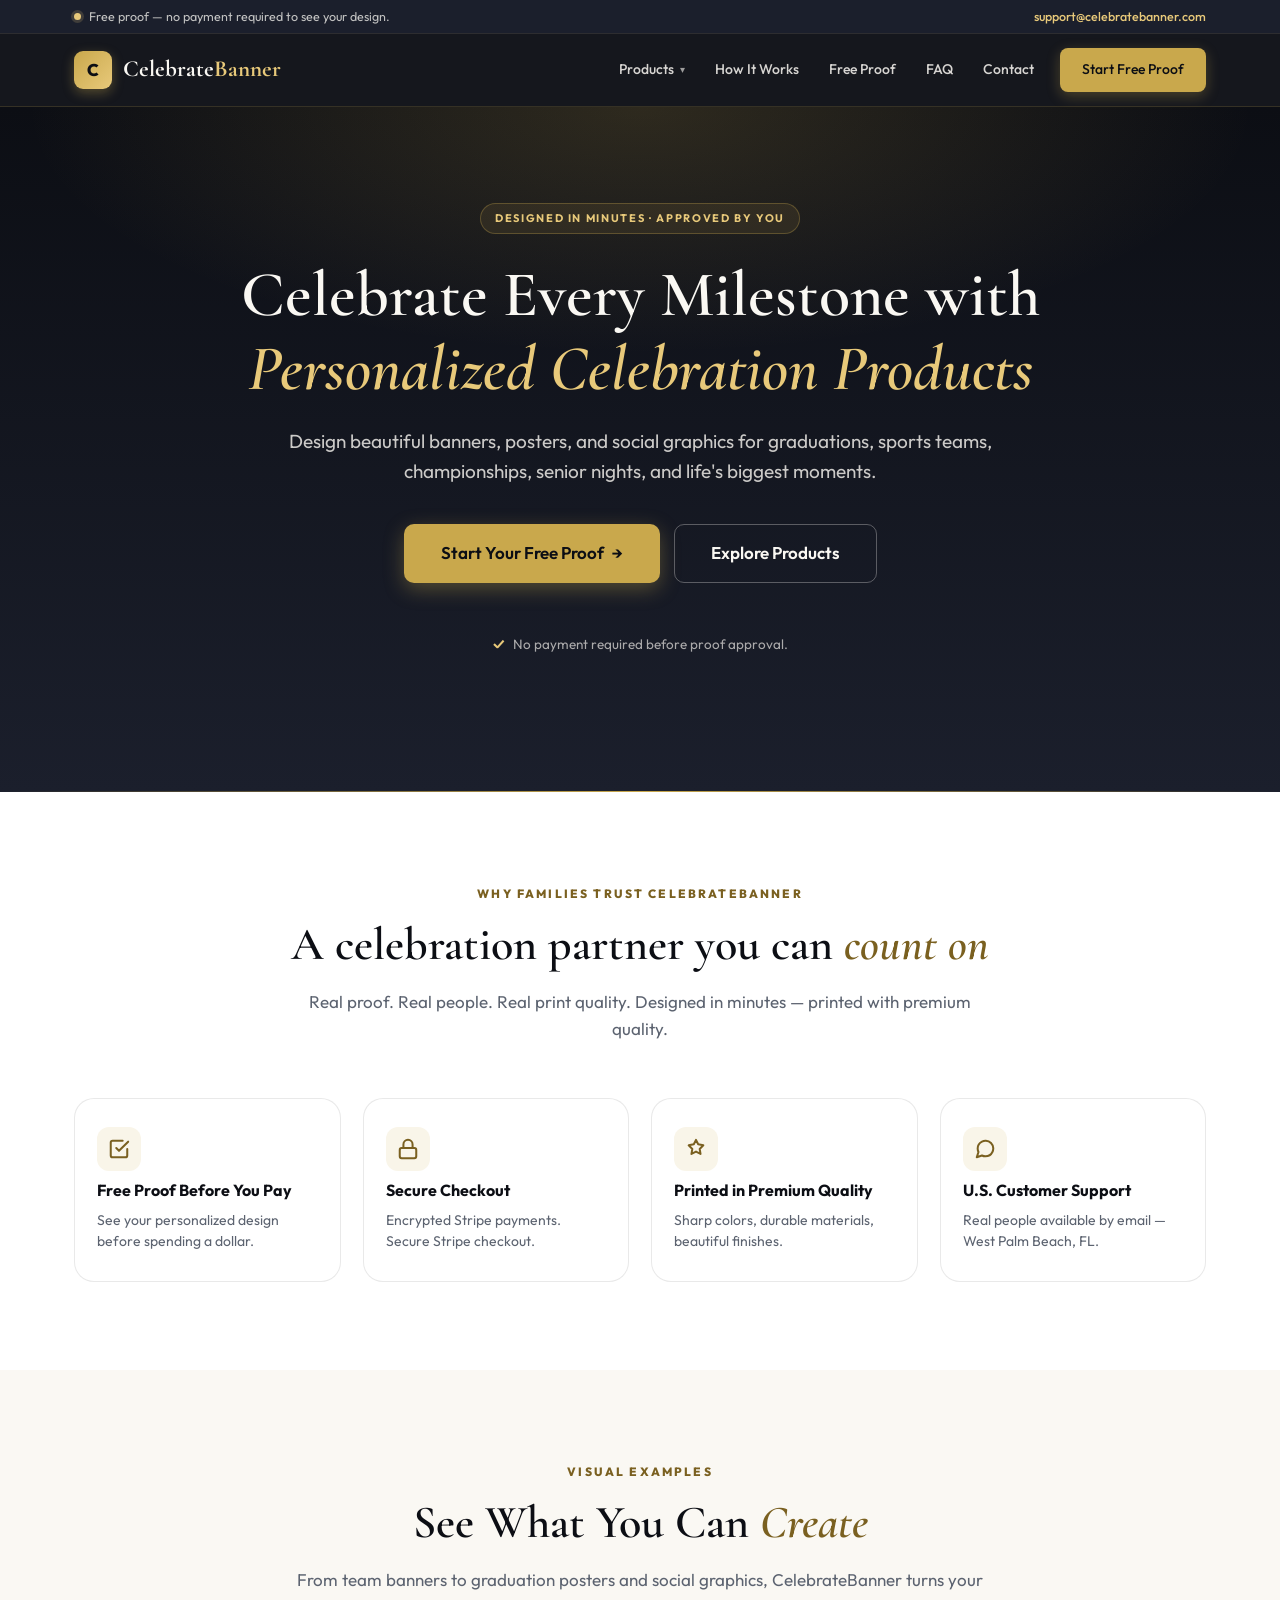
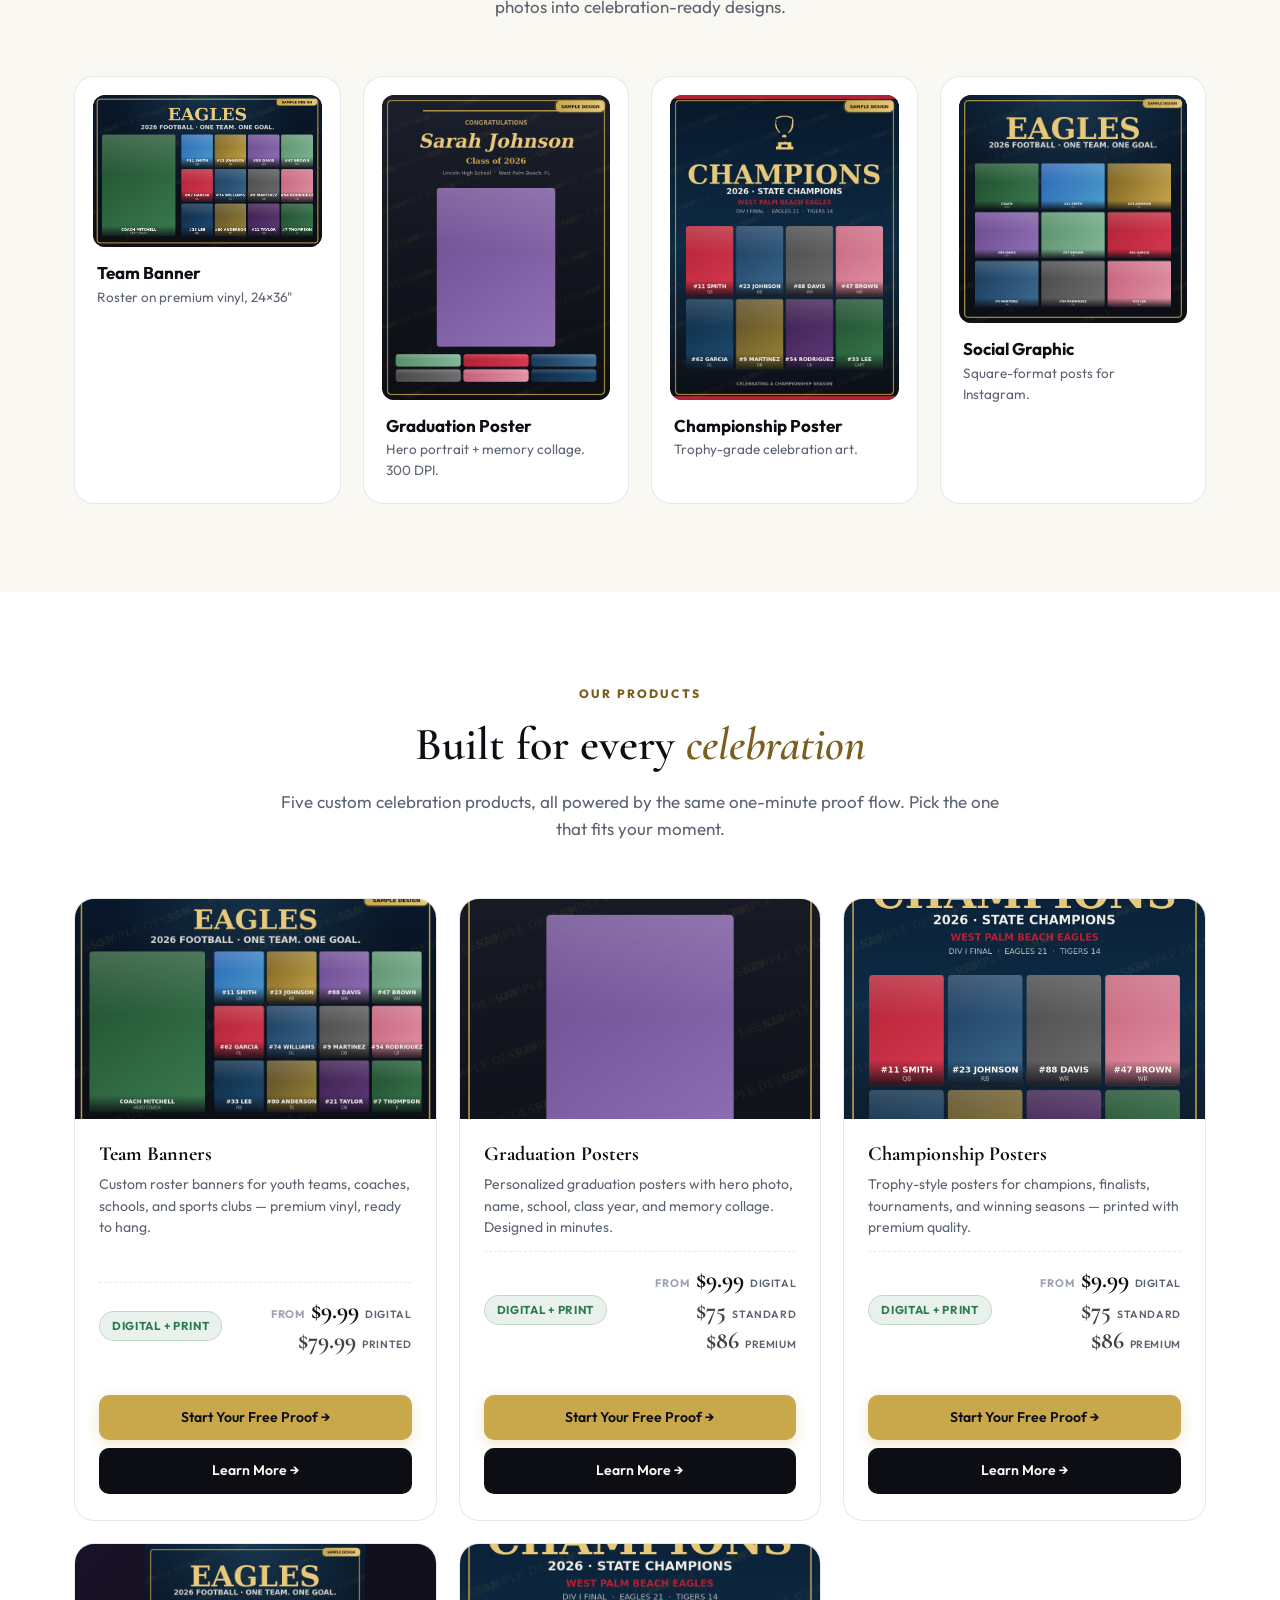
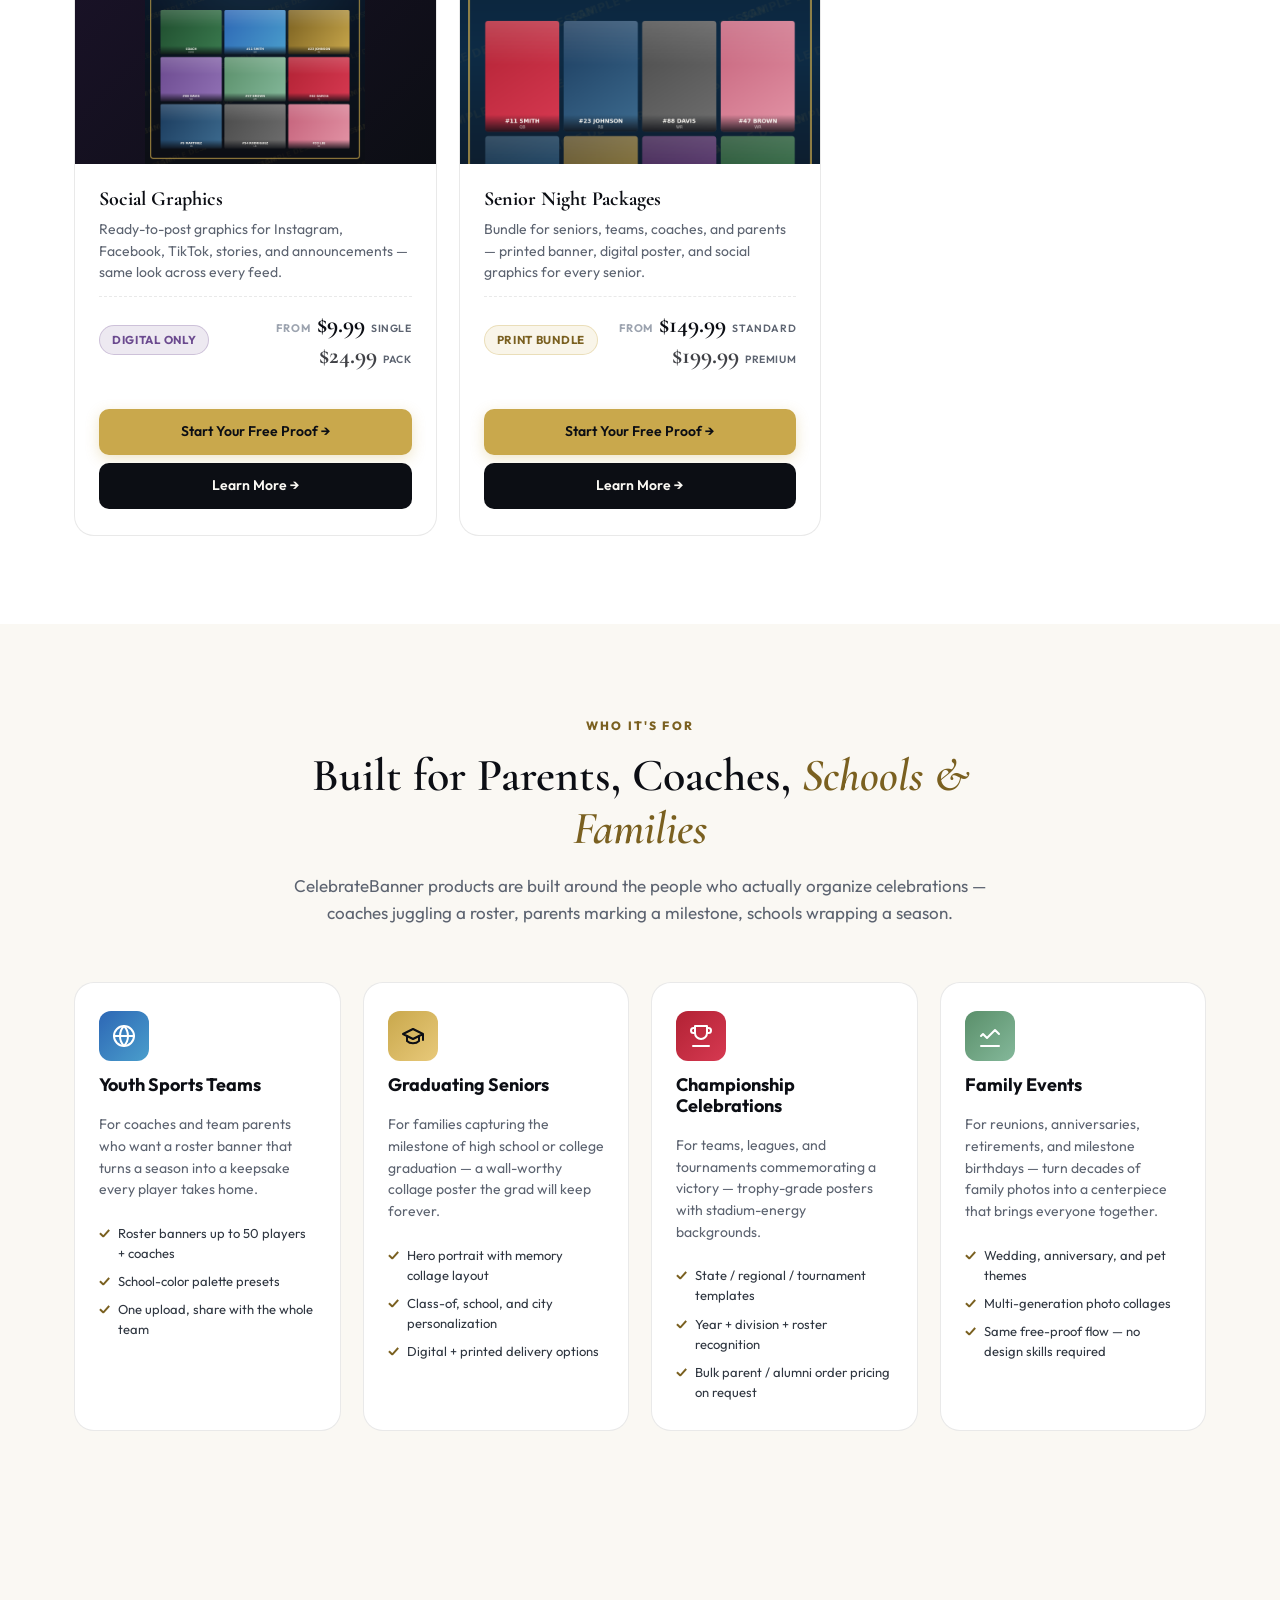
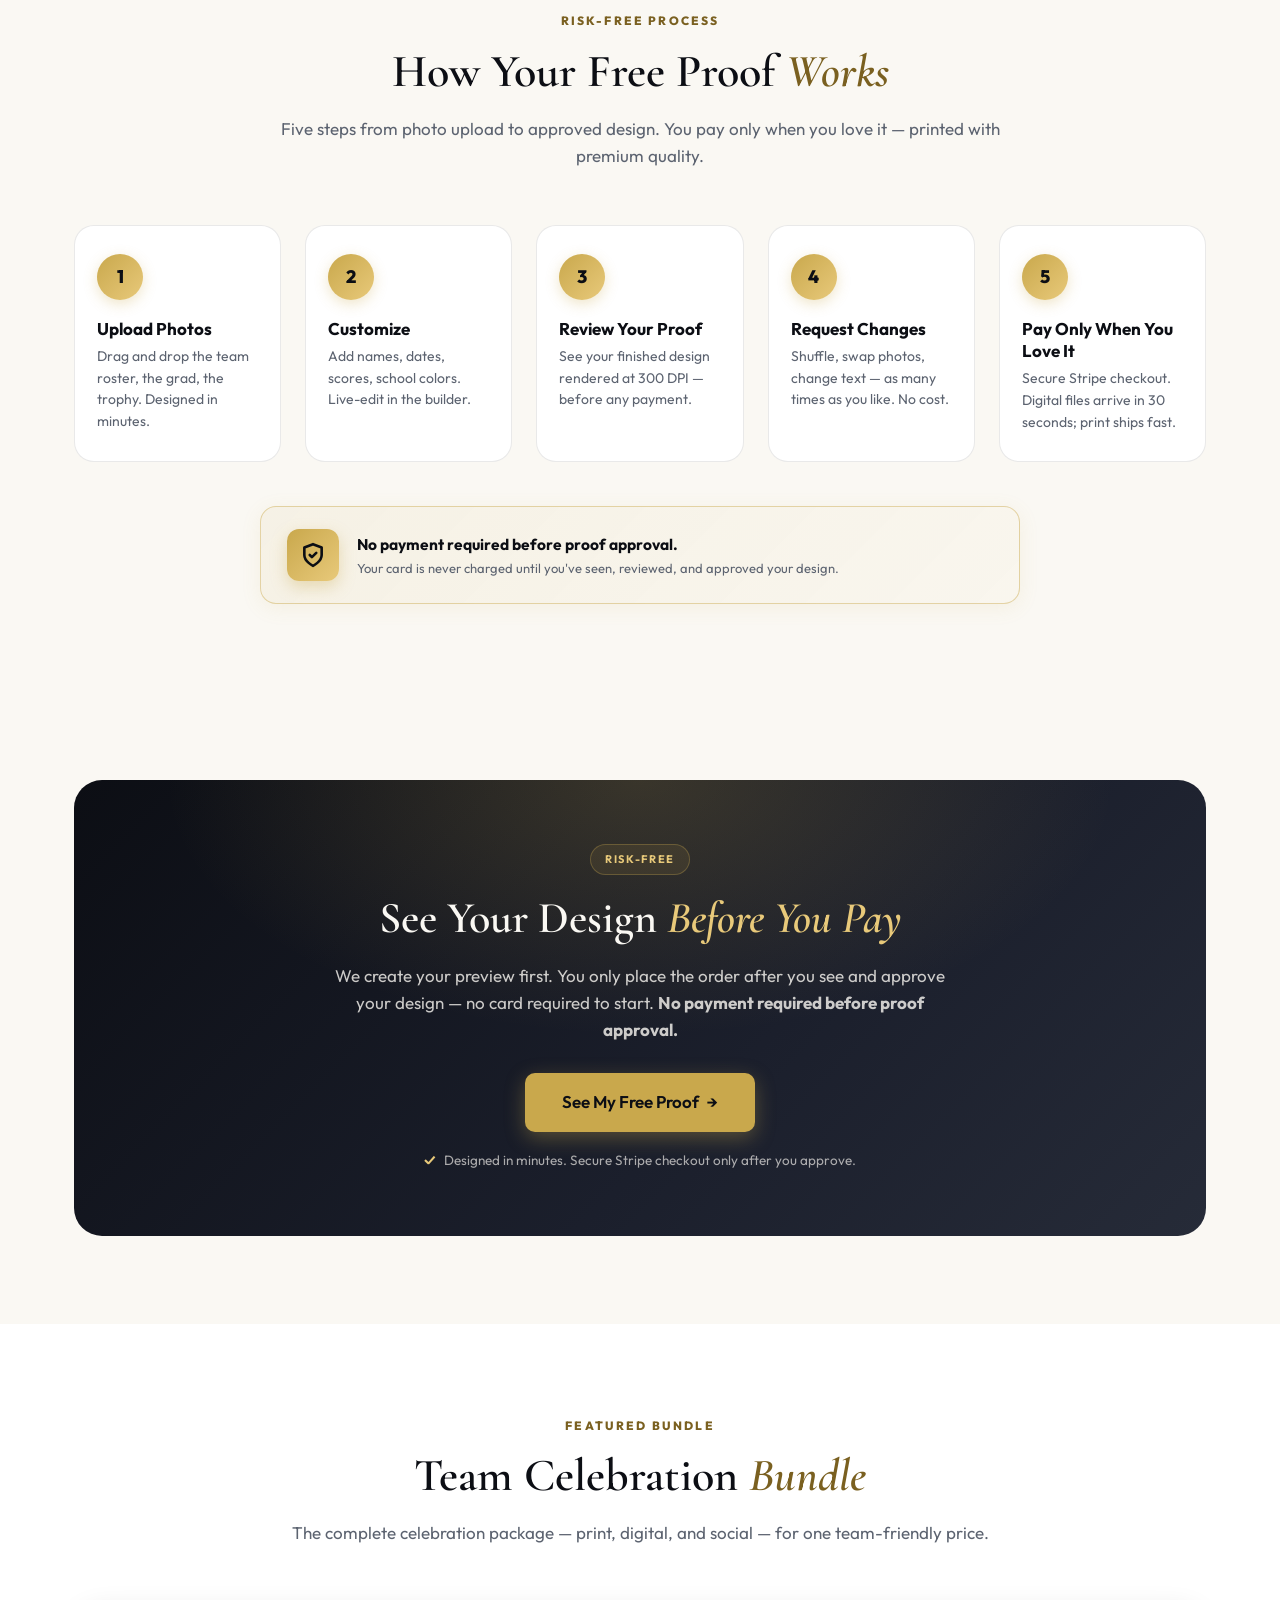
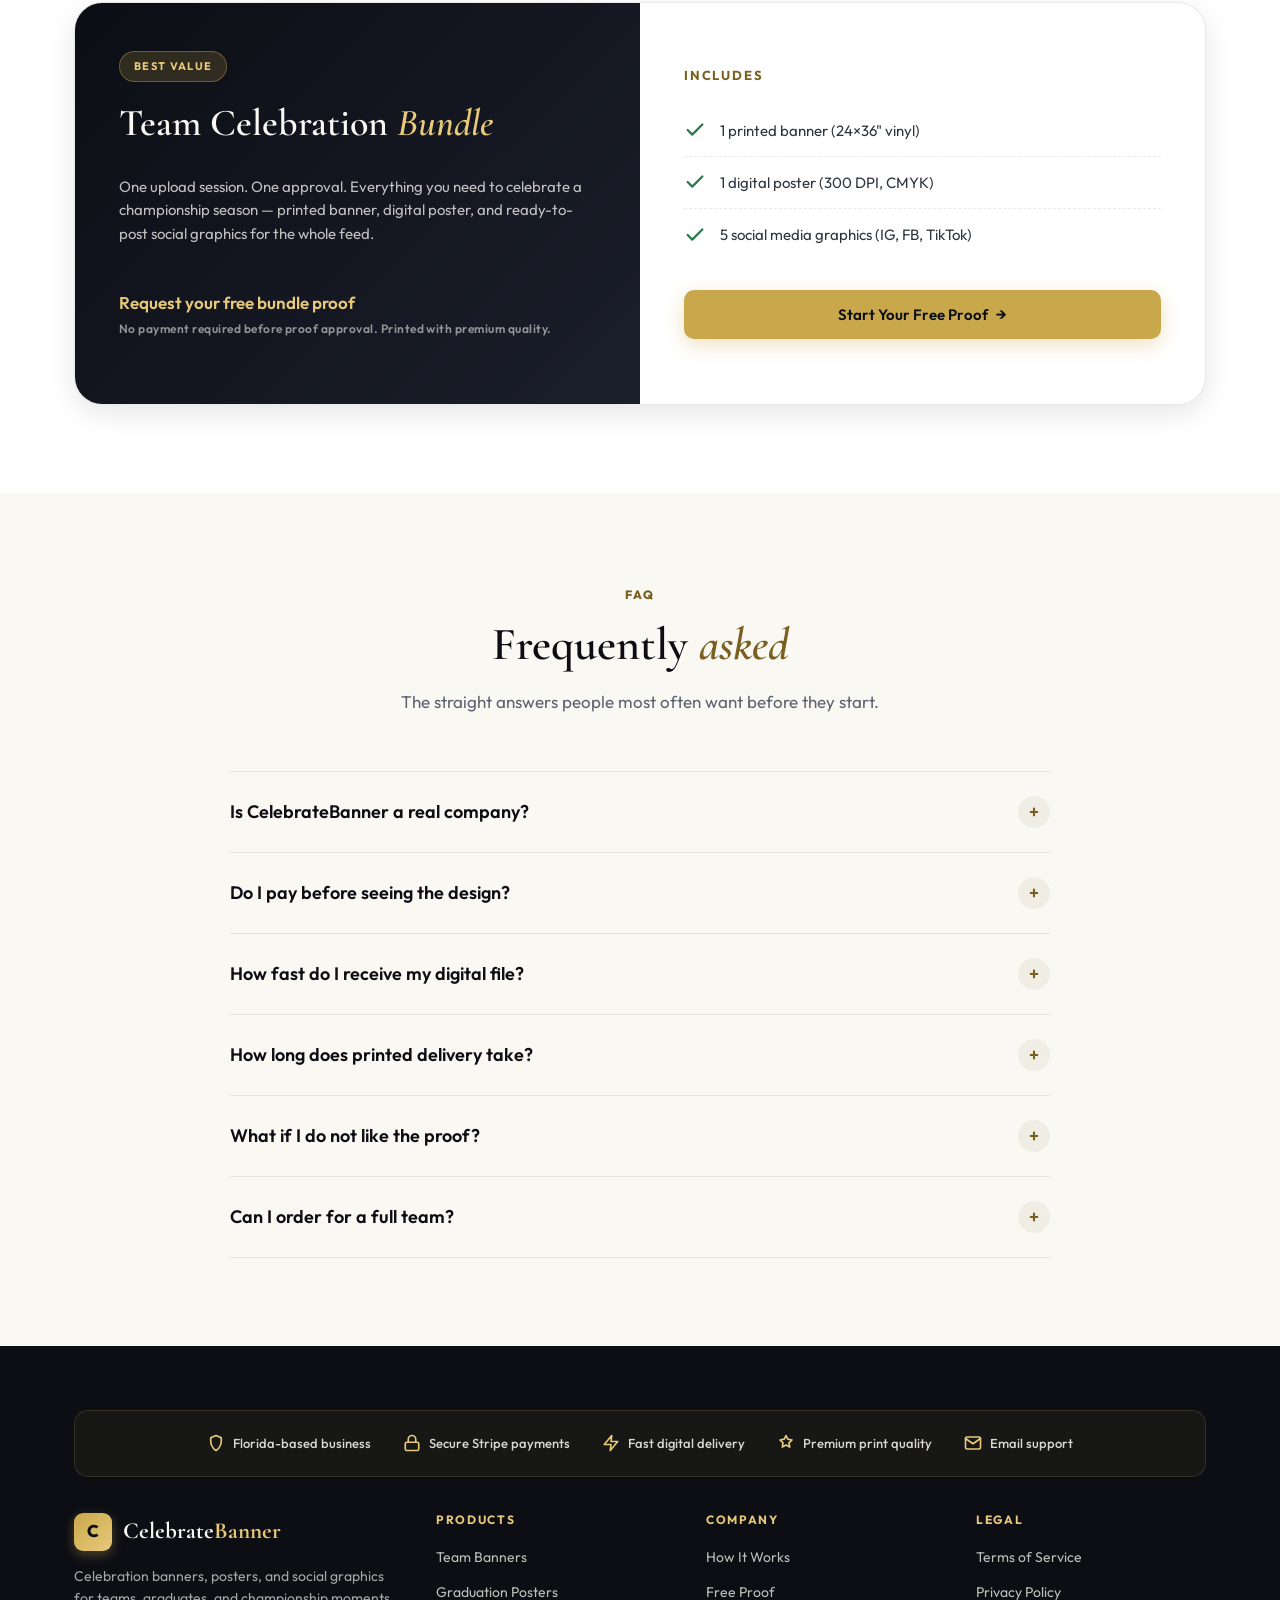
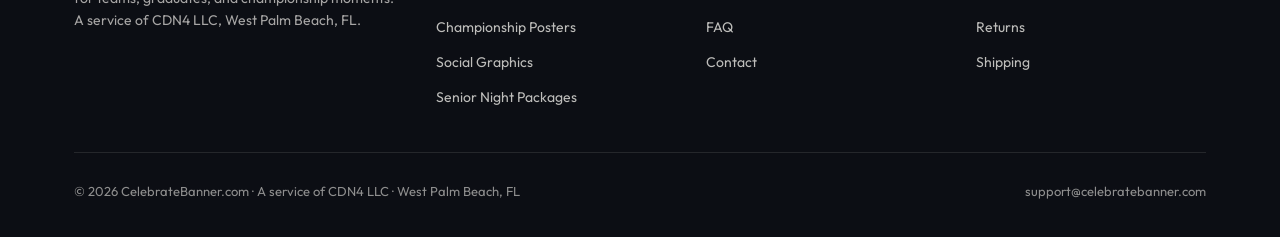
<file: index.html>
<!doctype html>
<html lang="en">
<head>
<meta charset="utf-8">
<meta name="viewport" content="width=device-width, initial-scale=1">
<title>CelebrateBanner — Custom Celebration Banners, Posters & Social Graphics</title>
<meta name="description" content="Create custom celebration banners, posters, and social graphics in minutes. Free proof before you pay. Teams, graduations, championships, and special events.">
<link rel="preconnect" href="https://fonts.googleapis.com">
<link rel="preconnect" href="https://fonts.gstatic.com" crossorigin>
<link href="https://fonts.googleapis.com/css2?family=Cormorant+Garamond:wght@400;500;600;700&family=Outfit:wght@300;400;500;600;700;800&display=swap" rel="stylesheet">
<!--
═══════════════════════════════════════════════════════════════════════════
  ANALYTICS PLACEHOLDERS · paste real IDs here when ready, then UNCOMMENT.
  No analytics fire while this block stays wrapped in HTML comment syntax.
═══════════════════════════════════════════════════════════════════════════

  ─── 1) Google Search Console · domain ownership verification ───────────
  Where to get the token:
    Search Console → Settings → Ownership verification → HTML tag
  Paste this meta tag in <head> (currently HTML-commented):

    <meta name="google-site-verification" content="YOUR_GSC_TOKEN_HERE">

  ─── 2) Google Analytics 4 (gtag.js) ────────────────────────────────────
  Where to get the Measurement ID:
    GA4 → Admin → Data Streams → Web → Measurement ID
    (format: G followed by 10 alphanumeric chars; here written as G_MEASUREMENT_ID)
  Paste both script blocks in <head>:

    <script async src="https://www.googletagmanager.com/gtag/js?id=G_MEASUREMENT_ID"></script>
    <script>
      window.dataLayer = window.dataLayer || [];
      function gtag(){dataLayer.push(arguments);}
      gtag('js', new Date());
      gtag('config', 'G_MEASUREMENT_ID');
    </script>

  ─── 3) Meta (Facebook) Pixel ───────────────────────────────────────────
  Where to get the Pixel ID:
    Meta Events Manager → Data Sources → Pixel ID (15‑16 digits)
  Paste this script block in <head>:

    <script>
      !function(f,b,e,v,n,t,s)
      {if(f.fbq)return;n=f.fbq=function(){n.callMethod?
      n.callMethod.apply(n,arguments):n.queue.push(arguments)};
      if(!f._fbq)f._fbq=n;n.push=n;n.loaded=!0;n.version='2.0';
      n.queue=[];t=b.createElement(e);t.async=!0;
      t.src=v;s=b.getElementsByTagName(e)[0];
      s.parentNode.insertBefore(t,s)}(window,document,'script',
      'https://connect.facebook.net/en_US/fbevents.js');
      fbq('init', 'YOUR_META_PIXEL_ID_HERE');
      fbq('track', 'PageView');
    </script>

  And ALSO paste this noscript fallback right after the opening <body> tag:

    <noscript><img height="1" width="1" style="display:none"
      src="https://www.facebook.com/tr?id=YOUR_META_PIXEL_ID_HERE&ev=PageView&noscript=1"/></noscript>

═══════════════════════════════════════════════════════════════════════════
  ACTIVATION CHECKLIST when adding real IDs:
    [ ] Replace every YOUR_…_HERE / G_MEASUREMENT_ID with the real value
    [ ] Move each snippet OUT of this comment wrapper
    [ ] Move the Meta Pixel noscript img to immediately after the <body> tag
    [ ] Apply identical IDs to every product page (team‑banners, graduation‑posters,
        championship‑posters, social‑graphics, senior‑night‑packages)
    [ ] Validate: GA4 Realtime view, Meta Pixel Helper, Search Console “Verified”
═══════════════════════════════════════════════════════════════════════════
-->

<style>
:root {
  --obsidian: #0C0E14;
  --obsidian2: #1B1F2C;
  --obsidian3: #262B38;
  --gold: #C9A84C;
  --gold2: #E8C97A;
  --gold3: #F5E4B0;
  --gold-dark: #7A6020;
  --ivory: #FAF8F3;
  --ivory2: #F0EDE4;
  --ivory3: #E8E2D4;
  --white: #FFFFFF;
  --sport-blue: #2D67B5;
  --sport-blue-soft: rgba(45,103,181,0.10);
  --champion-red: #B22234;
  --champion-red-soft: rgba(178,34,52,0.10);
  --social-purple: #6B4A8F;
  --social-purple-soft: rgba(107,74,143,0.10);
  --senior-night: #1A3A5C;
  --senior-night-soft: rgba(26,58,92,0.10);
  --grad-gold: #C9A84C;
  --grad-gold-soft: rgba(201,168,76,0.12);
  --text: #0C0E14;
  --text-soft: #2F3640;
  --muted: #5C6370;
  --light: #9CA3AF;
  --border: rgba(12,14,20,0.09);
  --border-strong: rgba(12,14,20,0.16);
  --success: #2D7A4F;
  --container: 1180px;
  --radius: 12px;
  --radius-lg: 20px;
  --radius-xl: 28px;
  --shadow-sm: 0 2px 8px rgba(12,14,20,0.05);
  --shadow-md: 0 8px 28px rgba(12,14,20,0.10);
  --shadow-lg: 0 22px 60px rgba(12,14,20,0.16);
  --shadow-gold: 0 14px 38px rgba(201,168,76,0.30);
}
* { box-sizing: border-box; }
html { scroll-behavior: smooth; }
body { font-family: 'Outfit', system-ui, -apple-system, sans-serif; color: var(--text); background: var(--ivory); margin: 0; line-height: 1.55; -webkit-font-smoothing: antialiased; }
img, svg { display: block; max-width: 100%; }
a { color: inherit; text-decoration: none; }
button { font: inherit; cursor: pointer; }
.container { max-width: var(--container); margin: 0 auto; padding: 0 24px; }
h1, h2, h3, h4 { font-family: 'Cormorant Garamond', Georgia, serif; margin: 0; line-height: 1.15; }

/* ── HEADER / NAV ────────────────────────────────────────────────────────── */
.header { position: sticky; top: 0; z-index: 100; background: rgba(12,14,20,0.96); color: var(--ivory); border-bottom: 1px solid rgba(201,168,76,0.18); backdrop-filter: blur(12px); }
.header-inner { display: flex; align-items: center; justify-content: space-between; padding: 14px 24px; max-width: var(--container); margin: 0 auto; gap: 24px; }
.logo { display: flex; align-items: center; gap: 11px; font-family: 'Cormorant Garamond', serif; font-weight: 700; font-size: 23px; color: var(--ivory); }
.logo-mark { width: 38px; height: 38px; background: linear-gradient(135deg, var(--gold), var(--gold2)); border-radius: 9px; display: flex; align-items: center; justify-content: center; color: var(--obsidian); font-weight: 800; font-family: 'Outfit', sans-serif; font-size: 17px; box-shadow: 0 4px 12px rgba(201,168,76,0.35); }
.logo em { color: var(--gold2); font-style: normal; }
.nav { display: flex; align-items: center; gap: 2px; }
.nav a, .nav-item { display: inline-flex; align-items: center; gap: 6px; padding: 9px 14px; font-size: 14px; font-weight: 500; color: rgba(250,248,243,0.85); border-radius: 8px; transition: 0.18s; cursor: pointer; background: transparent; border: none; }
.nav a:hover, .nav-item:hover { color: var(--gold2); background: rgba(201,168,76,0.08); }
.nav-cta { margin-left: 10px; padding: 11px 22px !important; background: var(--gold) !important; color: var(--obsidian) !important; font-weight: 700; box-shadow: 0 4px 14px rgba(201,168,76,0.30); }
.nav-cta:hover { background: var(--gold2) !important; transform: translateY(-1px); box-shadow: 0 6px 20px rgba(201,168,76,0.45); }
.nav-dropdown { position: relative; }
.nav-dropdown-menu { position: absolute; top: calc(100% + 6px); left: 0; min-width: 250px; background: var(--obsidian2); border: 1px solid rgba(201,168,76,0.22); border-radius: 14px; padding: 8px; box-shadow: var(--shadow-lg); opacity: 0; visibility: hidden; transform: translateY(6px); transition: 0.16s; }
.nav-dropdown:hover .nav-dropdown-menu, .nav-dropdown.open .nav-dropdown-menu { opacity: 1; visibility: visible; transform: translateY(0); }
.nav-dropdown-menu a { display: block; padding: 10px 14px; font-size: 14px; border-radius: 8px; color: rgba(250,248,243,0.88); }
.nav-dropdown-menu a:hover { background: rgba(201,168,76,0.10); color: var(--gold2); }
.dd-arrow { font-size: 10px; opacity: 0.7; }
.mobile-toggle { display: none; padding: 10px 14px; background: transparent; border: 1px solid rgba(250,248,243,0.20); border-radius: 8px; color: var(--ivory); font-size: 14px; }

/* ── HERO ────────────────────────────────────────────────────────────────── */
.hero { position: relative; overflow: hidden; background: linear-gradient(180deg, var(--obsidian) 0%, var(--obsidian2) 100%); color: var(--ivory); padding: 96px 0 100px; text-align: center; }
.hero::before { content: ''; position: absolute; inset: 0; background: radial-gradient(80% 60% at 50% 0%, rgba(201,168,76,0.18) 0%, transparent 60%); pointer-events: none; }
.hero::after { content: ''; position: absolute; left: 0; right: 0; bottom: 0; height: 1px; background: linear-gradient(90deg, transparent, var(--gold), transparent); }
.hero-content { position: relative; z-index: 2; max-width: 880px; margin: 0 auto; }
.hero-eyebrow { display: inline-block; padding: 6px 14px; font-size: 11px; font-weight: 700; letter-spacing: 0.15em; text-transform: uppercase; color: var(--gold2); background: rgba(201,168,76,0.10); border: 1px solid rgba(201,168,76,0.30); border-radius: 999px; margin-bottom: 24px; }
.hero h1 { font-size: clamp(38px, 6vw, 64px); font-weight: 600; margin-bottom: 22px; }
.hero h1 em { font-style: italic; color: var(--gold2); }
.hero-sub { font-size: clamp(16px, 2vw, 19px); color: rgba(250,248,243,0.80); max-width: 720px; margin: 0 auto 38px; }
.hero-ctas { display: flex; gap: 14px; justify-content: center; flex-wrap: wrap; margin-bottom: 48px; }

/* ── BUTTONS ─────────────────────────────────────────────────────────────── */
.btn { display: inline-flex; align-items: center; justify-content: center; gap: 8px; padding: 14px 26px; font-size: 15px; font-weight: 600; border-radius: 10px; border: 1px solid transparent; transition: 0.18s; cursor: pointer; text-align: center; line-height: 1.2; }
.btn-primary { background: var(--gold); color: var(--obsidian); box-shadow: 0 6px 20px rgba(201,168,76,0.35); }
.btn-primary:hover { background: var(--gold2); transform: translateY(-2px); box-shadow: 0 10px 28px rgba(201,168,76,0.50); }
.btn-secondary { background: transparent; color: var(--ivory); border-color: rgba(250,248,243,0.30); }
.btn-secondary:hover { border-color: var(--gold2); color: var(--gold2); }
.btn-secondary-dark { background: transparent; color: var(--text); border-color: var(--border-strong); }
.btn-secondary-dark:hover { border-color: var(--obsidian); }
.btn-lg { padding: 18px 36px; font-size: 17px; }
.btn-sm { padding: 10px 18px; font-size: 13px; }
.btn-arrow { font-size: 16px; transition: 0.18s; }
.btn:hover .btn-arrow { transform: translateX(3px); }

/* ── TRUST BADGES (under hero CTAs) ──────────────────────────────────────── */
.trust-badges { display: flex; flex-wrap: wrap; justify-content: center; gap: 26px; padding-top: 28px; border-top: 1px solid rgba(201,168,76,0.18); max-width: 820px; margin: 0 auto; }
.trust-badge { display: inline-flex; align-items: center; gap: 8px; font-size: 13px; color: rgba(250,248,243,0.82); font-weight: 500; }
.trust-badge svg { width: 17px; height: 17px; color: var(--gold2); flex-shrink: 0; }

/* ── SECTION SHELL ───────────────────────────────────────────────────────── */
.section { padding: 88px 0; }
.section-head { text-align: center; max-width: 720px; margin: 0 auto 56px; }
.section-eyebrow { display: inline-block; color: var(--gold-dark); font-size: 12px; font-weight: 800; letter-spacing: 0.18em; text-transform: uppercase; margin-bottom: 14px; }
.section-title { font-size: clamp(30px, 4.4vw, 46px); font-weight: 600; margin-bottom: 14px; }
.section-title em { font-style: italic; color: var(--gold-dark); }
.section-sub { color: var(--muted); font-size: 17px; line-height: 1.6; }
.section-alt { background: var(--white); }
.section-dark { background: var(--obsidian); color: var(--ivory); }
.section-dark .section-eyebrow { color: var(--gold2); }
.section-dark .section-sub { color: rgba(250,248,243,0.72); }

/* ── PRODUCTS GRID ───────────────────────────────────────────────────────── */
.products-grid { display: grid; grid-template-columns: repeat(auto-fit, minmax(280px, 1fr)); gap: 22px; }
.product-card { background: var(--white); border: 1px solid var(--border); border-radius: var(--radius-lg); padding: 30px 26px 28px; display: flex; flex-direction: column; transition: 0.22s; }
.product-card:hover { transform: translateY(-4px); box-shadow: var(--shadow-md); border-color: rgba(201,168,76,0.30); }
.product-icon { width: 56px; height: 56px; border-radius: 14px; display: flex; align-items: center; justify-content: center; margin-bottom: 20px; color: white; }
.product-icon svg { width: 28px; height: 28px; }
.product-icon-team { background: linear-gradient(135deg, #2D67B5, #4A9ECC); }
.product-icon-grad { background: linear-gradient(135deg, #C9A84C, #E8C97A); }
.product-icon-champion { background: linear-gradient(135deg, #B22234, #D63951); }
.product-icon-social { background: linear-gradient(135deg, #6B4A8F, #9171B5); }
.product-icon-senior { background: linear-gradient(135deg, #1A3A5C, #2D67B5); }
.product-name { font-size: 22px; font-weight: 700; margin-bottom: 8px; color: var(--text); }
.product-name a { color: inherit; transition: 0.18s; }
.product-name a:hover { color: var(--gold-dark); }
.product-desc { color: var(--muted); font-size: 14.5px; line-height: 1.55; margin-bottom: 20px; flex: 1; }
.product-meta { display: flex; align-items: baseline; gap: 8px; margin-bottom: 18px; padding-top: 18px; border-top: 1px dashed var(--border); }
.product-price-label { font-size: 11px; font-weight: 700; letter-spacing: 0.08em; text-transform: uppercase; color: var(--light); }
.product-price { font-family: 'Cormorant Garamond', serif; font-size: 24px; font-weight: 700; color: var(--text); }
.product-cta { display: inline-flex; align-items: center; gap: 6px; padding: 12px 18px; background: var(--obsidian); color: var(--ivory); border-radius: 10px; font-size: 14px; font-weight: 600; transition: 0.18s; text-align: center; justify-content: center; }
.product-cta:hover { background: var(--obsidian2); color: var(--gold2); }
.product-cta-primary { background: var(--gold) !important; color: var(--obsidian) !important; box-shadow: 0 4px 14px rgba(201,168,76,0.30); }
.product-cta-primary:hover { background: var(--gold2) !important; color: var(--obsidian) !important; box-shadow: 0 6px 20px rgba(201,168,76,0.45); transform: translateY(-1px); }
.product-card .product-cta + .product-cta { margin-top: 10px; }

/* ── HOW IT WORKS ────────────────────────────────────────────────────────── */
.steps { display: grid; grid-template-columns: repeat(auto-fit, minmax(190px, 1fr)); gap: 24px; counter-reset: step; }
.step { background: var(--white); border: 1px solid var(--border); border-radius: var(--radius-lg); padding: 28px 22px; position: relative; }
.step-num { width: 46px; height: 46px; border-radius: 50%; background: linear-gradient(135deg, var(--gold), var(--gold2)); color: var(--obsidian); display: flex; align-items: center; justify-content: center; font-weight: 800; font-size: 18px; margin-bottom: 18px; box-shadow: 0 4px 14px rgba(201,168,76,0.30); }
.step-title { font-family: 'Outfit', sans-serif; font-size: 17px; font-weight: 700; margin-bottom: 6px; line-height: 1.3; color: var(--text); }
.step-desc { font-size: 14px; color: var(--muted); line-height: 1.55; }

/* ── TRUST LAYER ─────────────────────────────────────────────────────────── */
.trust-grid { display: grid; grid-template-columns: repeat(auto-fit, minmax(240px, 1fr)); gap: 18px; }
.trust-item { display: flex; gap: 16px; align-items: flex-start; padding: 22px; background: var(--white); border: 1px solid var(--border); border-radius: var(--radius-lg); transition: 0.18s; }
.trust-item:hover { border-color: rgba(201,168,76,0.30); box-shadow: var(--shadow-sm); }
.trust-icon { flex-shrink: 0; width: 44px; height: 44px; border-radius: 12px; background: var(--gold-soft, rgba(201,168,76,0.12)); display: flex; align-items: center; justify-content: center; color: var(--gold-dark); }
.trust-icon svg { width: 22px; height: 22px; }
.trust-title { font-family: 'Outfit', sans-serif; font-size: 15px; font-weight: 700; color: var(--text); margin-bottom: 4px; }
.trust-text { font-size: 13.5px; color: var(--muted); line-height: 1.5; }

/* ── FREE PROOF CTA SECTION ──────────────────────────────────────────────── */
.proof { background: linear-gradient(135deg, var(--obsidian) 0%, var(--obsidian2) 60%, var(--obsidian3) 100%); color: var(--ivory); border-radius: var(--radius-xl); padding: 64px 48px; text-align: center; position: relative; overflow: hidden; }
.proof::before { content: ''; position: absolute; inset: 0; background: radial-gradient(60% 80% at 50% 0%, rgba(201,168,76,0.20), transparent 70%); pointer-events: none; }
.proof-content { position: relative; z-index: 2; max-width: 640px; margin: 0 auto; }
.proof h2 { font-size: clamp(30px, 4.5vw, 44px); font-weight: 600; margin-bottom: 18px; }
.proof h2 em { color: var(--gold2); font-style: italic; }
.proof p { color: rgba(250,248,243,0.80); font-size: 17px; line-height: 1.6; margin-bottom: 30px; }

/* ── BUNDLE ──────────────────────────────────────────────────────────────── */
.bundle { background: var(--white); border: 1px solid var(--border); border-radius: var(--radius-xl); padding: 0; overflow: hidden; display: grid; grid-template-columns: 1fr 1fr; gap: 0; box-shadow: var(--shadow-md); }
.bundle-left { padding: 48px 44px; background: linear-gradient(135deg, var(--obsidian), var(--obsidian2)); color: var(--ivory); display: flex; flex-direction: column; justify-content: center; }
.bundle-tag { display: inline-block; padding: 6px 14px; background: rgba(201,168,76,0.18); border: 1px solid rgba(201,168,76,0.40); color: var(--gold2); border-radius: 999px; font-size: 11px; font-weight: 700; letter-spacing: 0.12em; text-transform: uppercase; margin-bottom: 20px; align-self: flex-start; }
.bundle-title { font-size: clamp(28px, 4vw, 38px); font-weight: 600; margin-bottom: 14px; }
.bundle-title em { color: var(--gold2); font-style: italic; }
.bundle-sub { color: rgba(250,248,243,0.75); font-size: 15px; margin-bottom: 28px; }
.bundle-price { font-family: 'Cormorant Garamond', serif; font-size: 22px; color: var(--gold2); font-style: italic; }
.bundle-price-meta { display: block; font-size: 12px; font-family: 'Outfit', sans-serif; color: rgba(250,248,243,0.55); font-style: normal; margin-top: 4px; letter-spacing: 0.04em; }
.bundle-right { padding: 48px 44px; display: flex; flex-direction: column; justify-content: center; }
.bundle-right h3 { font-family: 'Outfit', sans-serif; font-size: 13px; font-weight: 700; letter-spacing: 0.14em; text-transform: uppercase; color: var(--gold-dark); margin-bottom: 22px; }
.bundle-list { list-style: none; padding: 0; margin: 0 0 30px; }
.bundle-list li { display: flex; align-items: center; gap: 14px; padding: 14px 0; border-bottom: 1px dashed var(--border); font-size: 15px; color: var(--text-soft); }
.bundle-list li:last-child { border-bottom: none; }
.bundle-list svg { width: 22px; height: 22px; color: var(--success); flex-shrink: 0; }

/* ── FAQ ─────────────────────────────────────────────────────────────────── */
.faq { max-width: 820px; margin: 0 auto; }
.faq-item { border-bottom: 1px solid var(--border); }
.faq-item:first-child { border-top: 1px solid var(--border); }
.faq-q { width: 100%; background: none; border: none; padding: 24px 0; display: flex; justify-content: space-between; align-items: center; gap: 16px; text-align: left; font-family: 'Outfit', sans-serif; font-size: 18px; font-weight: 600; color: var(--text); transition: 0.18s; }
.faq-q:hover { color: var(--gold-dark); }
.faq-icon { width: 32px; height: 32px; border-radius: 50%; background: var(--ivory2); display: flex; align-items: center; justify-content: center; flex-shrink: 0; transition: 0.18s; font-size: 18px; line-height: 1; color: var(--gold-dark); }
.faq-item.open .faq-icon { background: var(--gold); color: var(--obsidian); transform: rotate(45deg); }
.faq-a { max-height: 0; overflow: hidden; transition: max-height 0.3s ease, padding 0.3s ease; color: var(--muted); font-size: 15px; line-height: 1.65; }
.faq-item.open .faq-a { max-height: 400px; padding: 0 0 24px; }

/* ── FOOTER ──────────────────────────────────────────────────────────────── */
.footer { background: var(--obsidian); color: var(--ivory); padding: 64px 0 36px; }
.footer-grid { display: grid; grid-template-columns: 1.4fr 1fr 1fr 1fr; gap: 40px; padding-bottom: 44px; border-bottom: 1px solid rgba(250,248,243,0.10); }
.footer-brand .logo { margin-bottom: 14px; }
.footer-tagline { color: rgba(250,248,243,0.65); font-size: 14px; line-height: 1.6; max-width: 320px; }
.footer-col h4 { font-family: 'Outfit', sans-serif; font-size: 12px; font-weight: 700; letter-spacing: 0.14em; text-transform: uppercase; color: var(--gold2); margin: 0 0 18px; }
.footer-col ul { list-style: none; padding: 0; margin: 0; display: flex; flex-direction: column; gap: 10px; }
.footer-col a { color: rgba(250,248,243,0.75); font-size: 14px; transition: 0.18s; }
.footer-col a:hover { color: var(--gold2); }
.footer-bottom { display: flex; justify-content: space-between; align-items: center; flex-wrap: wrap; gap: 14px; padding-top: 28px; font-size: 13px; color: rgba(250,248,243,0.55); }
.footer-legal { display: flex; gap: 22px; flex-wrap: wrap; }

/* ── RESPONSIVE ──────────────────────────────────────────────────────────── */
@media (max-width: 880px) {
  .nav { display: none; position: absolute; top: 100%; right: 24px; left: 24px; flex-direction: column; align-items: stretch; gap: 4px; background: var(--obsidian2); border: 1px solid rgba(201,168,76,0.22); border-radius: 14px; padding: 14px; box-shadow: var(--shadow-lg); }
  .nav.open { display: flex; }
  .nav a, .nav-item { padding: 12px 16px; }
  .nav-dropdown-menu { position: static; opacity: 1; visibility: visible; transform: none; box-shadow: none; border: none; background: rgba(201,168,76,0.05); margin-top: 6px; }
  .mobile-toggle { display: inline-flex; }
  .nav-cta { margin: 8px 0 0; text-align: center; justify-content: center; }
  .hero { padding: 70px 0 80px; }
  .section { padding: 64px 0; }
  .proof { padding: 48px 26px; }
  .bundle { grid-template-columns: 1fr; }
  .bundle-left, .bundle-right { padding: 38px 28px; }
  .footer-grid { grid-template-columns: 1fr 1fr; gap: 30px 24px; }
}
@media (max-width: 540px) {
  .footer-grid { grid-template-columns: 1fr; }
  .trust-badges { gap: 14px; }
  .hero-ctas .btn { width: 100%; }
}

/* ── TOPBAR (above main header) ──────────────────────────────────────────── */
.topbar { background: var(--obsidian2); color: rgba(250,248,243,0.75); font-size: 12.5px; padding: 7px 0; border-bottom: 1px solid rgba(201,168,76,0.10); }
.topbar-inner { max-width: var(--container); margin: 0 auto; padding: 0 24px; display: flex; justify-content: space-between; align-items: center; gap: 16px; }
.topbar-tag { display: inline-flex; align-items: center; gap: 8px; }
.topbar-tag::before { content: ''; width: 7px; height: 7px; border-radius: 50%; background: var(--gold2); box-shadow: 0 0 0 3px rgba(232,201,122,0.18); }
.topbar-email { color: var(--gold2); font-weight: 500; transition: 0.18s; }
.topbar-email:hover { color: var(--gold3); }
@media (max-width: 540px) { .topbar { font-size: 11.5px; padding: 5px 0; } .topbar-tag { display: none; } .topbar-inner { justify-content: center; } }

/* ── HERO MICRO-COPY (scam-resistance line) ──────────────────────────────── */
.hero-reassure { margin: -32px auto 38px; font-size: 13.5px; color: rgba(250,248,243,0.65); display: inline-flex; align-items: center; gap: 8px; }
.hero-reassure::before { content: '✓'; color: var(--gold2); font-weight: 800; }

/* ── EXAMPLES SECTION ────────────────────────────────────────────────────── */
.examples-grid { display: grid; grid-template-columns: repeat(auto-fit, minmax(240px, 1fr)); gap: 22px; }
.example-card { background: var(--white); border: 1px solid var(--border); border-radius: var(--radius-lg); padding: 18px 18px 22px; transition: 0.22s; }
.example-card:hover { transform: translateY(-4px); box-shadow: var(--shadow-md); border-color: rgba(201,168,76,0.30); }
.example-preview { position: relative; overflow: hidden; border-radius: 12px; background: linear-gradient(180deg, var(--obsidian), var(--obsidian2)); padding: 14px; box-shadow: inset 0 0 0 1px rgba(201,168,76,0.20); }
.example-preview--team { aspect-ratio: 3/2; }
.example-preview--grad { aspect-ratio: 3/4; }
.example-preview--champ { aspect-ratio: 3/4; }
.example-preview--social { aspect-ratio: 1/1; }
.example-meta { padding: 16px 4px 0; }
.example-meta h3 { font-family: 'Outfit', sans-serif; font-size: 17px; font-weight: 700; margin-bottom: 4px; color: var(--text); }
.example-meta p { color: var(--muted); font-size: 13.5px; margin: 0; }

.ex-cell { border-radius: 3px; min-height: 0; }
.ex-grid-team { position: absolute; bottom: 14px; left: 14px; right: 14px; top: 44px; display: grid; grid-template-columns: repeat(3, 1fr); grid-template-rows: repeat(2, 1fr); gap: 4px; }
.ex-team-title { position: absolute; top: 12px; left: 14px; right: 14px; color: var(--gold2); font-family: 'Cormorant Garamond', serif; font-size: 14px; font-weight: 700; text-align: center; letter-spacing: 0.08em; }

.ex-grad-hero { position: absolute; top: 14px; left: 14px; right: 14px; height: 52%; border-radius: 6px; background: linear-gradient(135deg, #6B4A8F, #9171B5); }
.ex-grad-name { position: absolute; top: calc(52% + 22px); left: 14px; right: 14px; text-align: center; color: var(--gold2); font-family: 'Cormorant Garamond', serif; font-size: 16px; font-style: italic; font-weight: 700; }
.ex-grad-class { position: absolute; top: calc(52% + 44px); left: 14px; right: 14px; text-align: center; color: rgba(250,248,243,0.55); font-size: 9.5px; letter-spacing: 0.18em; font-weight: 600; }
.ex-grad-collage { position: absolute; bottom: 14px; left: 14px; right: 14px; display: grid; grid-template-columns: repeat(4, 1fr); gap: 3px; }
.ex-grad-collage .ex-cell { aspect-ratio: 3/4; }

.ex-champ-trophy { position: absolute; top: 16px; left: 0; right: 0; text-align: center; font-size: 28px; }
.ex-champ-headline { position: absolute; top: 52px; left: 14px; right: 14px; text-align: center; color: var(--gold2); font-family: 'Cormorant Garamond', serif; font-size: 22px; font-weight: 700; letter-spacing: 0.05em; }
.ex-champ-collage { position: absolute; top: 92px; bottom: 30px; left: 14px; right: 14px; display: grid; grid-template-columns: repeat(3, 1fr); grid-template-rows: repeat(2, 1fr); gap: 3px; }
.ex-champ-tag { position: absolute; bottom: 10px; left: 14px; right: 14px; text-align: center; color: rgba(250,248,243,0.55); font-size: 9px; letter-spacing: 0.18em; font-weight: 600; }

.ex-social-photo { position: absolute; inset: 14px; border-radius: 8px; background: linear-gradient(135deg, #C9A84C 0%, #E8C97A 50%, #6B4A8F 100%); }
.ex-social-overlay { position: absolute; left: 14px; right: 14px; bottom: 14px; padding: 12px; background: linear-gradient(0deg, rgba(12,14,20,0.92), rgba(12,14,20,0)); border-radius: 0 0 8px 8px; text-align: center; }
.ex-social-tag { color: var(--gold2); font-size: 11px; letter-spacing: 0.18em; font-weight: 700; }
.ex-social-year { color: var(--ivory); font-family: 'Cormorant Garamond', serif; font-size: 20px; font-weight: 700; }

/* ── AUDIENCE SECTION ────────────────────────────────────────────────────── */
.audience-grid { display: grid; grid-template-columns: repeat(auto-fit, minmax(240px, 1fr)); gap: 22px; }
.audience-card { background: var(--white); border: 1px solid var(--border); border-radius: var(--radius-lg); padding: 28px 24px; transition: 0.22s; display: flex; flex-direction: column; gap: 14px; }
.audience-card:hover { transform: translateY(-4px); box-shadow: var(--shadow-md); border-color: rgba(201,168,76,0.30); }
.audience-icon { width: 50px; height: 50px; border-radius: 12px; display: flex; align-items: center; justify-content: center; font-size: 22px; }
.audience-icon-sports { background: linear-gradient(135deg, #2D67B5, #4A9ECC); color: white; }
.audience-icon-grad { background: linear-gradient(135deg, #C9A84C, #E8C97A); color: var(--obsidian); }
.audience-icon-champ { background: linear-gradient(135deg, #B22234, #D63951); color: white; }
.audience-icon-family { background: linear-gradient(135deg, #5A8F6A, #84B89A); color: white; }
.audience-card h3 { font-family: 'Outfit', sans-serif; font-size: 18px; font-weight: 700; margin-bottom: 4px; color: var(--text); }
.audience-card p { color: var(--muted); font-size: 14px; line-height: 1.55; margin: 0; }
.audience-list { list-style: none; padding: 0; margin: 8px 0 0; display: flex; flex-direction: column; gap: 8px; font-size: 13px; color: var(--text-soft); }
.audience-list li { display: flex; align-items: flex-start; gap: 8px; }
.audience-list li::before { content: '✓'; color: var(--gold-dark); font-weight: 800; flex-shrink: 0; }

/* ── REASSURANCE SUB-LINE (free proof + bundle) ──────────────────────────── */
.reassure-line { margin-top: 18px; font-size: 13.5px; color: rgba(250,248,243,0.65); display: inline-flex; align-items: center; gap: 8px; }
.reassure-line::before { content: '✓'; color: var(--gold2); font-weight: 800; }
.reassure-line--dark { color: var(--muted); }
.reassure-line--dark::before { color: var(--gold-dark); }
.bundle-price--cta { color: var(--gold2); font-family: 'Outfit', sans-serif; font-style: normal; font-size: 17px; font-weight: 600; }

.example-preview { padding: 0 !important; }
.example-preview img { width: 100%; height: 100%; object-fit: cover; display: block; border-radius: inherit; }

/* ── WHY FAMILIES TRUST (Conversion Phase 1) ────────────────────────────── */
.why-trust-grid { display: grid; grid-template-columns: repeat(auto-fit, minmax(220px, 1fr)); gap: 22px; }
.why-trust-card { background: var(--white); border: 1px solid var(--border); border-radius: var(--radius-lg); padding: 28px 22px; transition: 0.22s; text-align: left; display: flex; flex-direction: column; gap: 10px; }
.why-trust-card:hover { transform: translateY(-4px); box-shadow: var(--shadow-md); border-color: rgba(201,168,76,0.30); }
.why-trust-icon { width: 44px; height: 44px; border-radius: 12px; background: rgba(201,168,76,0.12); display: flex; align-items: center; justify-content: center; color: var(--gold-dark); }
.why-trust-icon svg { width: 22px; height: 22px; }
.why-trust-card h3 { font-family: 'Outfit', sans-serif; font-size: 16px; font-weight: 700; color: var(--text); margin: 0; }
.why-trust-card p { color: var(--muted); font-size: 14px; line-height: 1.55; margin: 0; }

/* ── SHIELD BADGE (How Your Free Proof Works) ──────────────────────────── */
.shield-badge { margin: 44px auto 0; max-width: 760px; display: flex; align-items: center; gap: 18px; padding: 22px 26px; background: linear-gradient(135deg, rgba(201,168,76,0.08), rgba(232,201,122,0.04)); border: 1.5px solid rgba(201,168,76,0.45); border-radius: 16px; box-shadow: 0 4px 20px rgba(201,168,76,0.10); }
.shield-badge-icon { flex-shrink: 0; width: 52px; height: 52px; border-radius: 12px; background: linear-gradient(135deg, var(--gold), var(--gold2)); display: flex; align-items: center; justify-content: center; color: var(--obsidian); box-shadow: 0 6px 16px rgba(201,168,76,0.35); }
.shield-badge-icon svg { width: 26px; height: 26px; }
.shield-badge-text strong { display: block; font-family: 'Outfit', sans-serif; font-size: 15.5px; font-weight: 700; color: var(--text); }
.shield-badge-text span { display: block; font-size: 13px; color: var(--muted); margin-top: 3px; line-height: 1.5; }

/* ── UPGRADED PRODUCT CARDS (image + availability + dual CTAs) ─────────── */
.product-card { padding: 0; overflow: hidden; }
.product-card-img-link { display: block; line-height: 0; }
.product-card-img { width: 100%; height: 220px; object-fit: cover; display: block; background: var(--obsidian); transition: 0.4s; }
.product-card-img--social { object-fit: contain; background: linear-gradient(135deg, #1A1228, #0C0E14); }
.product-card:hover .product-card-img { transform: scale(1.02); }
.product-card-body { padding: 24px 24px 26px; display: flex; flex-direction: column; gap: 8px; flex: 1; }
.product-card-body .product-name { font-size: 20px; margin: 0; }
.product-card-body .product-desc { color: var(--muted); font-size: 14px; line-height: 1.55; margin: 0; }
.product-meta { display: flex; align-items: center; justify-content: space-between; gap: 12px; padding-top: 14px; margin-top: 4px; border-top: 1px dashed var(--border); }
.product-availability { display: inline-flex; align-items: center; gap: 6px; padding: 5px 12px; background: rgba(45,122,79,0.10); color: var(--success); font-size: 11.5px; font-weight: 700; letter-spacing: 0.06em; text-transform: uppercase; border-radius: 999px; border: 1px solid rgba(45,122,79,0.20); }
.product-availability--digital { background: rgba(107,74,143,0.12); color: #6B4A8F; border-color: rgba(107,74,143,0.25); }
.product-availability--bundle { background: rgba(201,168,76,0.12); color: var(--gold-dark); border-color: rgba(201,168,76,0.30); }
.product-price-block { display: inline-flex; flex-direction: column; align-items: flex-end; gap: 3px; line-height: 1.15; text-align: right; }
.product-price-row { display: inline-flex; align-items: baseline; gap: 6px; }
.product-price-tag { font-family: 'Outfit', sans-serif; font-size: 10.5px; font-weight: 600; letter-spacing: 0.06em; text-transform: uppercase; color: var(--muted); }
.product-price-block--dual .product-price-row:nth-child(n+2) .product-price { color: var(--text); opacity: 0.78; }
.product-card-ctas { display: flex; flex-direction: column; gap: 8px; margin-top: 14px; }
.product-card .product-cta + .product-cta { margin-top: 0; }

/* ── FOOTER TRUST STRIP ─────────────────────────────────────────────────── */
.footer-trust-strip { display: flex; flex-wrap: wrap; gap: 22px 32px; justify-content: center; align-items: center; padding: 22px 24px; margin-bottom: 36px; background: rgba(201,168,76,0.06); border: 1px solid rgba(201,168,76,0.18); border-radius: 14px; }
.footer-trust-item { display: inline-flex; align-items: center; gap: 8px; font-size: 13px; color: rgba(250,248,243,0.85); font-weight: 500; }
.footer-trust-item svg { width: 18px; height: 18px; color: var(--gold2); flex-shrink: 0; }
@media (max-width: 540px) {
  .footer-trust-strip { gap: 14px 22px; padding: 18px; font-size: 12px; }
  .shield-badge { flex-direction: column; text-align: center; padding: 22px; }
}
</style>
</head>
<body>

<!-- ─────────── TOPBAR (support email always visible) ─────────── -->
<div class="topbar">
  <div class="topbar-inner">
    <span class="topbar-tag">Free proof — no payment required to see your design.</span>
    <a href="mailto:support@celebratebanner.com" class="topbar-email">support@celebratebanner.com</a>
  </div>
</div>

<!-- ─────────── HEADER ─────────── -->
<header class="header">
  <div class="header-inner">
    <a href="/" class="logo" aria-label="CelebrateBanner home">
      <span class="logo-mark">C</span>
      <span>Celebrate<em>Banner</em></span>
    </a>
    <button class="mobile-toggle" id="nav-toggle" aria-label="Toggle menu" aria-expanded="false">☰ Menu</button>
    <nav class="nav" id="primary-nav" aria-label="Primary">
      <div class="nav-dropdown">
        <button class="nav-item" aria-haspopup="true" aria-expanded="false">Products <span class="dd-arrow">▾</span></button>
        <div class="nav-dropdown-menu" role="menu">
          <a href="/team-banners.html" role="menuitem">Team Banners</a>
          <a href="/graduation-posters.html" role="menuitem">Graduation Posters</a>
          <a href="/championship-posters.html" role="menuitem">Championship Posters</a>
          <a href="/social-graphics.html" role="menuitem">Social Graphics</a>
          <a href="/senior-night-packages.html" role="menuitem">Senior Night Packages</a>
        </div>
      </div>
      <a href="#how-it-works">How It Works</a>
      <a href="#free-proof">Free Proof</a>
      <a href="#faq">FAQ</a>
      <a href="#contact">Contact</a>
      <a href="https://app.celebratebanner.com/index.html" class="nav-cta">Start Free Proof</a>
    </nav>
  </div>
</header>

<!-- ─────────── HERO ─────────── -->
<section class="hero">
  <div class="container hero-content">
    <span class="hero-eyebrow">Designed in Minutes · Approved by You</span>
    <h1>Celebrate Every Milestone with <em>Personalized Celebration Products</em></h1>
    <p class="hero-sub">Design beautiful banners, posters, and social graphics for graduations, sports teams, championships, senior nights, and life's biggest moments.</p>
    <div class="hero-ctas">
      <a href="https://app.celebratebanner.com/index.html" class="btn btn-primary btn-lg">Start Your Free Proof <span class="btn-arrow">→</span></a>
      <a href="#products" class="btn btn-secondary btn-lg">Explore Products</a>
    </div>
    <div class="hero-reassure">No payment required before proof approval.</div>
  </div>
</section>

<!-- ─────────── WHY FAMILIES TRUST (premium trust band directly below hero) ─────────── -->
<section class="section section-alt" id="why-trust">
  <div class="container">
    <div class="section-head">
      <span class="section-eyebrow">Why Families Trust CelebrateBanner</span>
      <h2 class="section-title">A celebration partner you can <em>count on</em></h2>
      <p class="section-sub">Real proof. Real people. Real print quality. Designed in minutes — printed with premium quality.</p>
    </div>
    <div class="why-trust-grid">
      <article class="why-trust-card">
        <div class="why-trust-icon"><svg viewBox="0 0 24 24" fill="none" stroke="currentColor" stroke-width="2.2" stroke-linecap="round" stroke-linejoin="round"><path d="M9 11l3 3L22 4"/><path d="M21 12v7a2 2 0 0 1-2 2H5a2 2 0 0 1-2-2V5a2 2 0 0 1 2-2h11"/></svg></div>
        <h3>Free Proof Before You Pay</h3>
        <p>See your personalized design before spending a dollar.</p>
      </article>
      <article class="why-trust-card">
        <div class="why-trust-icon"><svg viewBox="0 0 24 24" fill="none" stroke="currentColor" stroke-width="2.2" stroke-linecap="round" stroke-linejoin="round"><rect x="3" y="11" width="18" height="11" rx="2"/><path d="M7 11V7a5 5 0 0 1 10 0v4"/></svg></div>
        <h3>Secure Checkout</h3>
        <p>Encrypted Stripe payments. Secure Stripe checkout.</p>
      </article>
      <article class="why-trust-card">
        <div class="why-trust-icon"><svg viewBox="0 0 24 24" fill="none" stroke="currentColor" stroke-width="2.2" stroke-linecap="round" stroke-linejoin="round"><path d="M12 2l2.39 4.84L20 8l-4 3.9.94 5.5L12 14.77l-4.94 2.63L8 11.9 4 8l5.61-1.16L12 2z"/></svg></div>
        <h3>Printed in Premium Quality</h3>
        <p>Sharp colors, durable materials, beautiful finishes.</p>
      </article>
      <article class="why-trust-card">
        <div class="why-trust-icon"><svg viewBox="0 0 24 24" fill="none" stroke="currentColor" stroke-width="2.2" stroke-linecap="round" stroke-linejoin="round"><path d="M21 11.5a8.38 8.38 0 0 1-.9 3.8 8.5 8.5 0 0 1-7.6 4.7 8.38 8.38 0 0 1-3.8-.9L3 21l1.9-5.7a8.38 8.38 0 0 1-.9-3.8 8.5 8.5 0 0 1 4.7-7.6 8.38 8.38 0 0 1 3.8-.9h.5a8.48 8.48 0 0 1 8 8v.5z"/></svg></div>
        <h3>U.S. Customer Support</h3>
        <p>Real people available by email — West Palm Beach, FL.</p>
      </article>
    </div>
  </div>
</section>

<!-- ─────────── EXAMPLES ─────────── -->
<section class="section" id="examples">
  <div class="container">
    <div class="section-head">
      <span class="section-eyebrow">Visual Examples</span>
      <h2 class="section-title">See What You Can <em>Create</em></h2>
      <p class="section-sub">From team banners to graduation posters and social graphics, CelebrateBanner turns your photos into celebration-ready designs.</p>
    </div>
    <div class="examples-grid">
      <article class="example-card">
        <div class="example-preview example-preview--team">
          <img src="/assets/showcase/team-eagles-hero.png" alt="Team Eagles football banner sample design — landscape layout with coach photo and 12-player roster grid, gold inner frame, "SAMPLE DESIGN" badge top-right" loading="lazy">
        </div>
        <div class="example-meta"><h3>Team Banner</h3><p>Roster on premium vinyl, 24×36"</p></div>
      </article>
      <article class="example-card">
        <div class="example-preview example-preview--grad">
          <img src="/assets/showcase/sarah-johnson-grad-hero.png" alt="Sarah Johnson graduation poster sample design — portrait layout with "Class of 2026" headline, hero portrait, and 6-cell memory collage, "SAMPLE DESIGN" badge" loading="lazy">
        </div>
        <div class="example-meta"><h3>Graduation Poster</h3><p>Hero portrait + memory collage. 300 DPI.</p></div>
      </article>
      <article class="example-card">
        <div class="example-preview example-preview--champ">
          <img src="/assets/showcase/2026-state-champs-hero.png" alt="2026 State Champions poster sample design — portrait layout with trophy, "CHAMPIONS" headline, team name, and 4×2 roster grid, "SAMPLE DESIGN" badge" loading="lazy">
        </div>
        <div class="example-meta"><h3>Championship Poster</h3><p>Trophy-grade celebration art.</p></div>
      </article>
      <article class="example-card">
        <div class="example-preview example-preview--social">
          <img src="/assets/showcase/team-eagles-social.png" alt="Team Eagles social graphic sample design — 1:1 Instagram-ready square with 3×3 roster grid, "SAMPLE DESIGN" badge" loading="lazy">
        </div>
        <div class="example-meta"><h3>Social Graphic</h3><p>Square-format posts for Instagram.</p></div>
      </article>
    </div>
  </div>
</section>

<!-- ─────────── PRODUCTS ─────────── -->
<section class="section section-alt" id="products">
  <div class="container">
    <div class="section-head">
      <span class="section-eyebrow">Our Products</span>
      <h2 class="section-title">Built for every <em>celebration</em></h2>
      <p class="section-sub">Five custom celebration products, all powered by the same one-minute proof flow. Pick the one that fits your moment.</p>
    </div>
    <div class="products-grid">
      <article class="product-card">
        <a href="/team-banners.html" class="product-card-img-link" aria-label="View Team Banners detail page">
          <img class="product-card-img" src="/assets/showcase/team-eagles-hero.png" alt="Team Eagles football banner sample design — landscape banner with coach photo and roster grid" loading="lazy">
        </a>
        <div class="product-card-body">
          <h3 class="product-name"><a href="/team-banners.html">Team Banners</a></h3>
          <p class="product-desc">Custom roster banners for youth teams, coaches, schools, and sports clubs — premium vinyl, ready to hang.</p>
          <div class="product-meta">
            <span class="product-availability">Digital + Print</span>
            <span class="product-price-block product-price-block--dual">
              <span class="product-price-row"><span class="product-price-label">From</span><span class="product-price">$9.99</span><span class="product-price-tag">digital</span></span>
              <span class="product-price-row"><span class="product-price">$79.99</span><span class="product-price-tag">printed</span></span>
            </span>
          </div>
          <div class="product-card-ctas">
            <a href="https://app.celebratebanner.com/index.html" class="product-cta product-cta-primary">Start Your Free Proof →</a>
            <a href="/team-banners.html" class="product-cta">Learn More →</a>
          </div>
        </div>
      </article>

      <article class="product-card">
        <a href="/graduation-posters.html" class="product-card-img-link" aria-label="View Graduation Posters detail page">
          <img class="product-card-img" src="/assets/showcase/sarah-johnson-grad-hero.png" alt="Sarah Johnson graduation poster sample design — portrait poster with hero portrait and memory collage" loading="lazy">
        </a>
        <div class="product-card-body">
          <h3 class="product-name"><a href="/graduation-posters.html">Graduation Posters</a></h3>
          <p class="product-desc">Personalized graduation posters with hero photo, name, school, class year, and memory collage. Designed in minutes.</p>
          <div class="product-meta">
            <span class="product-availability">Digital + Print</span>
            <span class="product-price-block product-price-block--dual">
              <span class="product-price-row"><span class="product-price-label">From</span><span class="product-price">$9.99</span><span class="product-price-tag">digital</span></span>
              <span class="product-price-row"><span class="product-price">$75</span><span class="product-price-tag">standard</span></span>
              <span class="product-price-row"><span class="product-price">$86</span><span class="product-price-tag">premium</span></span>
            </span>
          </div>
          <div class="product-card-ctas">
            <a href="https://app.celebratebanner.com/index.html" class="product-cta product-cta-primary">Start Your Free Proof →</a>
            <a href="/graduation-posters.html" class="product-cta">Learn More →</a>
          </div>
        </div>
      </article>

      <article class="product-card">
        <a href="/championship-posters.html" class="product-card-img-link" aria-label="View Championship Posters detail page">
          <img class="product-card-img" src="/assets/showcase/2026-state-champs-hero.png" alt="2026 State Champions poster sample design — portrait poster with trophy and roster grid" loading="lazy">
        </a>
        <div class="product-card-body">
          <h3 class="product-name"><a href="/championship-posters.html">Championship Posters</a></h3>
          <p class="product-desc">Trophy-style posters for champions, finalists, tournaments, and winning seasons — printed with premium quality.</p>
          <div class="product-meta">
            <span class="product-availability">Digital + Print</span>
            <span class="product-price-block product-price-block--dual">
              <span class="product-price-row"><span class="product-price-label">From</span><span class="product-price">$9.99</span><span class="product-price-tag">digital</span></span>
              <span class="product-price-row"><span class="product-price">$75</span><span class="product-price-tag">standard</span></span>
              <span class="product-price-row"><span class="product-price">$86</span><span class="product-price-tag">premium</span></span>
            </span>
          </div>
          <div class="product-card-ctas">
            <a href="https://app.celebratebanner.com/index.html" class="product-cta product-cta-primary">Start Your Free Proof →</a>
            <a href="/championship-posters.html" class="product-cta">Learn More →</a>
          </div>
        </div>
      </article>

      <article class="product-card">
        <a href="/social-graphics.html" class="product-card-img-link" aria-label="View Social Graphics detail page">
          <img class="product-card-img product-card-img--social" src="/assets/showcase/team-eagles-social.png" alt="Team Eagles social media graphic sample design — 1:1 Instagram-ready square layout" loading="lazy">
        </a>
        <div class="product-card-body">
          <h3 class="product-name"><a href="/social-graphics.html">Social Graphics</a></h3>
          <p class="product-desc">Ready-to-post graphics for Instagram, Facebook, TikTok, stories, and announcements — same look across every feed.</p>
          <div class="product-meta">
            <span class="product-availability product-availability--digital">Digital Only</span>
            <span class="product-price-block product-price-block--dual">
              <span class="product-price-row"><span class="product-price-label">From</span><span class="product-price">$9.99</span><span class="product-price-tag">single</span></span>
              <span class="product-price-row"><span class="product-price">$24.99</span><span class="product-price-tag">pack</span></span>
            </span>
          </div>
          <div class="product-card-ctas">
            <a href="https://app.celebratebanner.com/index.html" class="product-cta product-cta-primary">Start Your Free Proof →</a>
            <a href="/social-graphics.html" class="product-cta">Learn More →</a>
          </div>
        </div>
      </article>

      <article class="product-card">
        <a href="/senior-night-packages.html" class="product-card-img-link" aria-label="View Senior Night Packages detail page">
          <img class="product-card-img" src="/assets/showcase/2026-state-champs-product.png" alt="Senior Night package sample design — bundle preview with banner, poster, and social graphics" loading="lazy">
        </a>
        <div class="product-card-body">
          <h3 class="product-name"><a href="/senior-night-packages.html">Senior Night Packages</a></h3>
          <p class="product-desc">Bundle for seniors, teams, coaches, and parents — printed banner, digital poster, and social graphics for every senior.</p>
          <div class="product-meta">
            <span class="product-availability product-availability--bundle">Print Bundle</span>
            <span class="product-price-block product-price-block--dual">
              <span class="product-price-row"><span class="product-price-label">From</span><span class="product-price">$149.99</span><span class="product-price-tag">standard</span></span>
              <span class="product-price-row"><span class="product-price">$199.99</span><span class="product-price-tag">premium</span></span>
            </span>
          </div>
          <div class="product-card-ctas">
            <a href="https://app.celebratebanner.com/index.html" class="product-cta product-cta-primary">Start Your Free Proof →</a>
            <a href="/senior-night-packages.html" class="product-cta">Learn More →</a>
          </div>
        </div>
      </article>
    </div>
  </div>
</section>

<!-- ─────────── AUDIENCE ─────────── -->
<section class="section" id="audience">
  <div class="container">
    <div class="section-head">
      <span class="section-eyebrow">Who It's For</span>
      <h2 class="section-title">Built for Parents, Coaches, <em>Schools &amp; Families</em></h2>
      <p class="section-sub">CelebrateBanner products are built around the people who actually organize celebrations — coaches juggling a roster, parents marking a milestone, schools wrapping a season.</p>
    </div>
    <div class="audience-grid">
      <article class="audience-card">
        <div class="audience-icon audience-icon-sports"><svg viewBox="0 0 24 24" fill="none" stroke="currentColor" stroke-width="2" stroke-linecap="round" stroke-linejoin="round" width="24" height="24"><circle cx="12" cy="12" r="10"/><path d="M12 2a14.5 14.5 0 0 0 0 20M12 2a14.5 14.5 0 0 1 0 20"/><path d="M2 12h20"/></svg></div>
        <h3>Youth Sports Teams</h3>
        <p>For coaches and team parents who want a roster banner that turns a season into a keepsake every player takes home.</p>
        <ul class="audience-list">
          <li>Roster banners up to 50 players + coaches</li>
          <li>School-color palette presets</li>
          <li>One upload, share with the whole team</li>
        </ul>
      </article>

      <article class="audience-card">
        <div class="audience-icon audience-icon-grad"><svg viewBox="0 0 24 24" fill="none" stroke="currentColor" stroke-width="2" stroke-linecap="round" stroke-linejoin="round" width="24" height="24"><path d="M22 10v6M2 10l10-5 10 5-10 5z"/><path d="M6 12v5c3 3 9 3 12 0v-5"/></svg></div>
        <h3>Graduating Seniors</h3>
        <p>For families capturing the milestone of high school or college graduation — a wall-worthy collage poster the grad will keep forever.</p>
        <ul class="audience-list">
          <li>Hero portrait with memory collage layout</li>
          <li>Class-of, school, and city personalization</li>
          <li>Digital + printed delivery options</li>
        </ul>
      </article>

      <article class="audience-card">
        <div class="audience-icon audience-icon-champ"><svg viewBox="0 0 24 24" fill="none" stroke="currentColor" stroke-width="2" stroke-linecap="round" stroke-linejoin="round" width="24" height="24"><path d="M6 9H4.5a2.5 2.5 0 0 1 0-5H6"/><path d="M18 9h1.5a2.5 2.5 0 0 0 0-5H18"/><path d="M4 22h16"/><path d="M18 2H6v7a6 6 0 0 0 12 0V2z"/></svg></div>
        <h3>Championship Celebrations</h3>
        <p>For teams, leagues, and tournaments commemorating a victory — trophy-grade posters with stadium-energy backgrounds.</p>
        <ul class="audience-list">
          <li>State / regional / tournament templates</li>
          <li>Year + division + roster recognition</li>
          <li>Bulk parent / alumni order pricing on request</li>
        </ul>
      </article>

      <article class="audience-card">
        <div class="audience-icon audience-icon-family"><svg viewBox="0 0 24 24" fill="none" stroke="currentColor" stroke-width="2" stroke-linecap="round" stroke-linejoin="round" width="24" height="24"><path d="M3 12l2-2 4 4 8-8 4 4"/><path d="M3 22h18"/></svg></div>
        <h3>Family Events</h3>
        <p>For reunions, anniversaries, retirements, and milestone birthdays — turn decades of family photos into a centerpiece that brings everyone together.</p>
        <ul class="audience-list">
          <li>Wedding, anniversary, and pet themes</li>
          <li>Multi-generation photo collages</li>
          <li>Same free-proof flow — no design skills required</li>
        </ul>
      </article>
    </div>
  </div>
</section>

<!-- ─────────── HOW YOUR FREE PROOF WORKS ─────────── -->
<section class="section" id="how-it-works">
  <div class="container">
    <div class="section-head">
      <span class="section-eyebrow">Risk-Free Process</span>
      <h2 class="section-title">How Your Free Proof <em>Works</em></h2>
      <p class="section-sub">Five steps from photo upload to approved design. You pay only when you love it — printed with premium quality.</p>
    </div>
    <div class="steps steps-5">
      <div class="step"><div class="step-num">1</div><div class="step-title">Upload Photos</div><div class="step-desc">Drag and drop the team roster, the grad, the trophy. Designed in minutes.</div></div>
      <div class="step"><div class="step-num">2</div><div class="step-title">Customize</div><div class="step-desc">Add names, dates, scores, school colors. Live-edit in the builder.</div></div>
      <div class="step"><div class="step-num">3</div><div class="step-title">Review Your Proof</div><div class="step-desc">See your finished design rendered at 300 DPI — before any payment.</div></div>
      <div class="step"><div class="step-num">4</div><div class="step-title">Request Changes</div><div class="step-desc">Shuffle, swap photos, change text — as many times as you like. No cost.</div></div>
      <div class="step"><div class="step-num">5</div><div class="step-title">Pay Only When You Love It</div><div class="step-desc">Secure Stripe checkout. Digital files arrive in 30 seconds; print ships fast.</div></div>
    </div>
    <div class="shield-badge">
      <div class="shield-badge-icon">
        <svg viewBox="0 0 24 24" fill="none" stroke="currentColor" stroke-width="2.4" stroke-linecap="round" stroke-linejoin="round"><path d="M12 22s8-4 8-10V5l-8-3-8 3v7c0 6 8 10 8 10z"/><path d="M9 12l2 2 4-4"/></svg>
      </div>
      <div class="shield-badge-text">
        <strong>No payment required before proof approval.</strong>
        <span>Your card is never charged until you've seen, reviewed, and approved your design.</span>
      </div>
    </div>
  </div>
</section>

<!-- ─────────── FREE PROOF ─────────── -->
<section class="section" id="free-proof">
  <div class="container">
    <div class="proof">
      <div class="proof-content">
        <span class="hero-eyebrow" style="margin-bottom:18px;">Risk-Free</span>
        <h2>See Your Design <em>Before You Pay</em></h2>
        <p>We create your preview first. You only place the order after you see and approve your design — no card required to start. <strong>No payment required before proof approval.</strong></p>
        <a href="https://app.celebratebanner.com/index.html" class="btn btn-primary btn-lg">See My Free Proof <span class="btn-arrow">→</span></a>
        <div class="reassure-line">Designed in minutes. Secure Stripe checkout only after you approve.</div>
      </div>
    </div>
  </div>
</section>

<!-- ─────────── BUNDLE ─────────── -->
<section class="section section-alt" id="bundle">
  <div class="container">
    <div class="section-head">
      <span class="section-eyebrow">Featured Bundle</span>
      <h2 class="section-title">Team Celebration <em>Bundle</em></h2>
      <p class="section-sub">The complete celebration package — print, digital, and social — for one team-friendly price.</p>
    </div>
    <div class="bundle">
      <div class="bundle-left">
        <span class="bundle-tag">Best Value</span>
        <h3 class="bundle-title">Team Celebration <em>Bundle</em></h3>
        <p class="bundle-sub">One upload session. One approval. Everything you need to celebrate a championship season — printed banner, digital poster, and ready-to-post social graphics for the whole feed.</p>
        <p class="bundle-price bundle-price--cta">Request your free bundle proof<span class="bundle-price-meta">No payment required before proof approval. Printed with premium quality.</span></p>
      </div>
      <div class="bundle-right">
        <h3>Includes</h3>
        <ul class="bundle-list">
          <li><svg viewBox="0 0 24 24" fill="none" stroke="currentColor" stroke-width="2.5" stroke-linecap="round" stroke-linejoin="round"><path d="M20 6L9 17l-5-5"/></svg>1 printed banner (24×36" vinyl)</li>
          <li><svg viewBox="0 0 24 24" fill="none" stroke="currentColor" stroke-width="2.5" stroke-linecap="round" stroke-linejoin="round"><path d="M20 6L9 17l-5-5"/></svg>1 digital poster (300 DPI, CMYK)</li>
          <li><svg viewBox="0 0 24 24" fill="none" stroke="currentColor" stroke-width="2.5" stroke-linecap="round" stroke-linejoin="round"><path d="M20 6L9 17l-5-5"/></svg>5 social media graphics (IG, FB, TikTok)</li>
        </ul>
        <a href="https://app.celebratebanner.com/index.html" class="btn btn-primary">Start Your Free Proof <span class="btn-arrow">→</span></a>
      </div>
    </div>
  </div>
</section>

<!-- ─────────── FAQ ─────────── -->
<section class="section" id="faq">
  <div class="container">
    <div class="section-head">
      <span class="section-eyebrow">FAQ</span>
      <h2 class="section-title">Frequently <em>asked</em></h2>
      <p class="section-sub">The straight answers people most often want before they start.</p>
    </div>
    <div class="faq">
      <div class="faq-item">
        <button class="faq-q" aria-expanded="false">Is CelebrateBanner a real company? <span class="faq-icon" aria-hidden="true">+</span></button>
        <div class="faq-a">Yes. CelebrateBanner is operated by CDN4 LLC, a Florida limited liability company based in West Palm Beach. You can reach our team at support@celebratebanner.com.</div>
      </div>
      <div class="faq-item">
        <button class="faq-q" aria-expanded="false">Do I pay before seeing the design? <span class="faq-icon" aria-hidden="true">+</span></button>
        <div class="faq-a">No. The free-proof flow is the entire point. Upload your photos, customize, and we render a watermarked preview. Only after you approve do we ask for payment.</div>
      </div>
      <div class="faq-item">
        <button class="faq-q" aria-expanded="false">How fast do I receive my digital file? <span class="faq-icon" aria-hidden="true">+</span></button>
        <div class="faq-a">Typically within 30 seconds of payment. Your high-resolution file is delivered to your email and available from the success page as a 300 DPI JPG or PDF.</div>
      </div>
      <div class="faq-item">
        <button class="faq-q" aria-expanded="false">How long does printed delivery take? <span class="faq-icon" aria-hidden="true">+</span></button>
        <div class="faq-a">Print orders enter production within 1 business day. Production takes 2–3 business days; ground shipping then takes 2–5 business days depending on your zip code.</div>
      </div>
      <div class="faq-item">
        <button class="faq-q" aria-expanded="false">What if I do not like the proof? <span class="faq-icon" aria-hidden="true">+</span></button>
        <div class="faq-a">You can regenerate, shuffle, swap photos, change text, or pick a different arrangement as many times as you like — no charge until you approve. If the final printed piece arrives damaged or with a defect, our satisfaction guarantee covers reprint or refund.</div>
      </div>
      <div class="faq-item">
        <button class="faq-q" aria-expanded="false">Can I order for a full team? <span class="faq-icon" aria-hidden="true">+</span></button>
        <div class="faq-a">Yes. Team Banners support up to 50 supporting photos plus the hero shot, so an entire varsity roster — players, coaches, and staff — fits comfortably. Bulk orders for parents or alumni? Email us first and we'll route you to the team-rate pricing.</div>
      </div>
    </div>
  </div>
</section>

<!-- ─────────── FOOTER ─────────── -->
<footer class="footer" id="contact">
  <div class="container">
    <div class="footer-trust-strip">
      <div class="footer-trust-item">
        <svg viewBox="0 0 24 24" fill="none" stroke="currentColor" stroke-width="2.2" stroke-linecap="round" stroke-linejoin="round"><path d="M12 22s7-4 7-12V5l-7-3-7 3v5c0 8 7 12 7 12z"/></svg>
        <span>Florida-based business</span>
      </div>
      <div class="footer-trust-item">
        <svg viewBox="0 0 24 24" fill="none" stroke="currentColor" stroke-width="2.2" stroke-linecap="round" stroke-linejoin="round"><rect x="3" y="11" width="18" height="11" rx="2"/><path d="M7 11V7a5 5 0 0 1 10 0v4"/></svg>
        <span>Secure Stripe payments</span>
      </div>
      <div class="footer-trust-item">
        <svg viewBox="0 0 24 24" fill="none" stroke="currentColor" stroke-width="2.2" stroke-linecap="round" stroke-linejoin="round"><path d="M13 2L3 14h9l-1 8 10-12h-9l1-8z"/></svg>
        <span>Fast digital delivery</span>
      </div>
      <div class="footer-trust-item">
        <svg viewBox="0 0 24 24" fill="none" stroke="currentColor" stroke-width="2.2" stroke-linecap="round" stroke-linejoin="round"><path d="M12 2l2.39 4.84L20 8l-4 3.9.94 5.5L12 14.77l-4.94 2.63L8 11.9 4 8l5.61-1.16L12 2z"/></svg>
        <span>Premium print quality</span>
      </div>
      <div class="footer-trust-item">
        <svg viewBox="0 0 24 24" fill="none" stroke="currentColor" stroke-width="2.2" stroke-linecap="round" stroke-linejoin="round"><path d="M4 4h16c1.1 0 2 .9 2 2v12c0 1.1-.9 2-2 2H4c-1.1 0-2-.9-2-2V6c0-1.1.9-2 2-2z"/><polyline points="22,6 12,13 2,6"/></svg>
        <span>Email support</span>
      </div>
    </div>
    <div class="footer-grid">
      <div class="footer-brand">
        <a href="/" class="logo">
          <span class="logo-mark">C</span>
          <span>Celebrate<em>Banner</em></span>
        </a>
        <p class="footer-tagline">Celebration banners, posters, and social graphics for teams, graduates, and championship moments. A service of CDN4 LLC, West Palm Beach, FL.</p>
      </div>
      <div class="footer-col">
        <h4>Products</h4>
        <ul>
          <li><a href="/team-banners.html">Team Banners</a></li>
          <li><a href="/graduation-posters.html">Graduation Posters</a></li>
          <li><a href="/championship-posters.html">Championship Posters</a></li>
          <li><a href="/social-graphics.html">Social Graphics</a></li>
          <li><a href="/senior-night-packages.html">Senior Night Packages</a></li>
        </ul>
      </div>
      <div class="footer-col">
        <h4>Company</h4>
        <ul>
          <li><a href="#how-it-works">How It Works</a></li>
          <li><a href="#free-proof">Free Proof</a></li>
          <li><a href="#faq">FAQ</a></li>
          <li><a href="mailto:support@celebratebanner.com">Contact</a></li>
        </ul>
      </div>
      <div class="footer-col">
        <h4>Legal</h4>
        <ul>
          <li><a href="/terms.html">Terms of Service</a></li>
          <li><a href="/privacy.html">Privacy Policy</a></li>
          <li><a href="/returns.html">Returns</a></li>
          <li><a href="/shipping.html">Shipping</a></li>
        </ul>
      </div>
    </div>
    <div class="footer-bottom">
      <div>© <span id="year">2026</span> CelebrateBanner.com · A service of CDN4 LLC · West Palm Beach, FL</div>
      <div class="footer-legal">
        <a href="mailto:support@celebratebanner.com">support@celebratebanner.com</a>
      </div>
    </div>
  </div>
</footer>

<script>
// Mobile nav toggle
(function(){
  const toggle = document.getElementById('nav-toggle');
  const nav = document.getElementById('primary-nav');
  if(!toggle || !nav) return;
  toggle.addEventListener('click', () => {
    const open = nav.classList.toggle('open');
    toggle.setAttribute('aria-expanded', String(open));
  });
  // Close nav when a link is clicked (mobile)
  nav.querySelectorAll('a').forEach(a => a.addEventListener('click', () => {
    if (window.innerWidth <= 880) { nav.classList.remove('open'); toggle.setAttribute('aria-expanded','false'); }
  }));
})();

// FAQ accordion
document.querySelectorAll('.faq-q').forEach(btn => {
  btn.addEventListener('click', () => {
    const item = btn.closest('.faq-item');
    const open = item.classList.toggle('open');
    btn.setAttribute('aria-expanded', String(open));
  });
});

// Year stamp
document.getElementById('year').textContent = new Date().getFullYear();
</script>

</body>
</html>
</file>
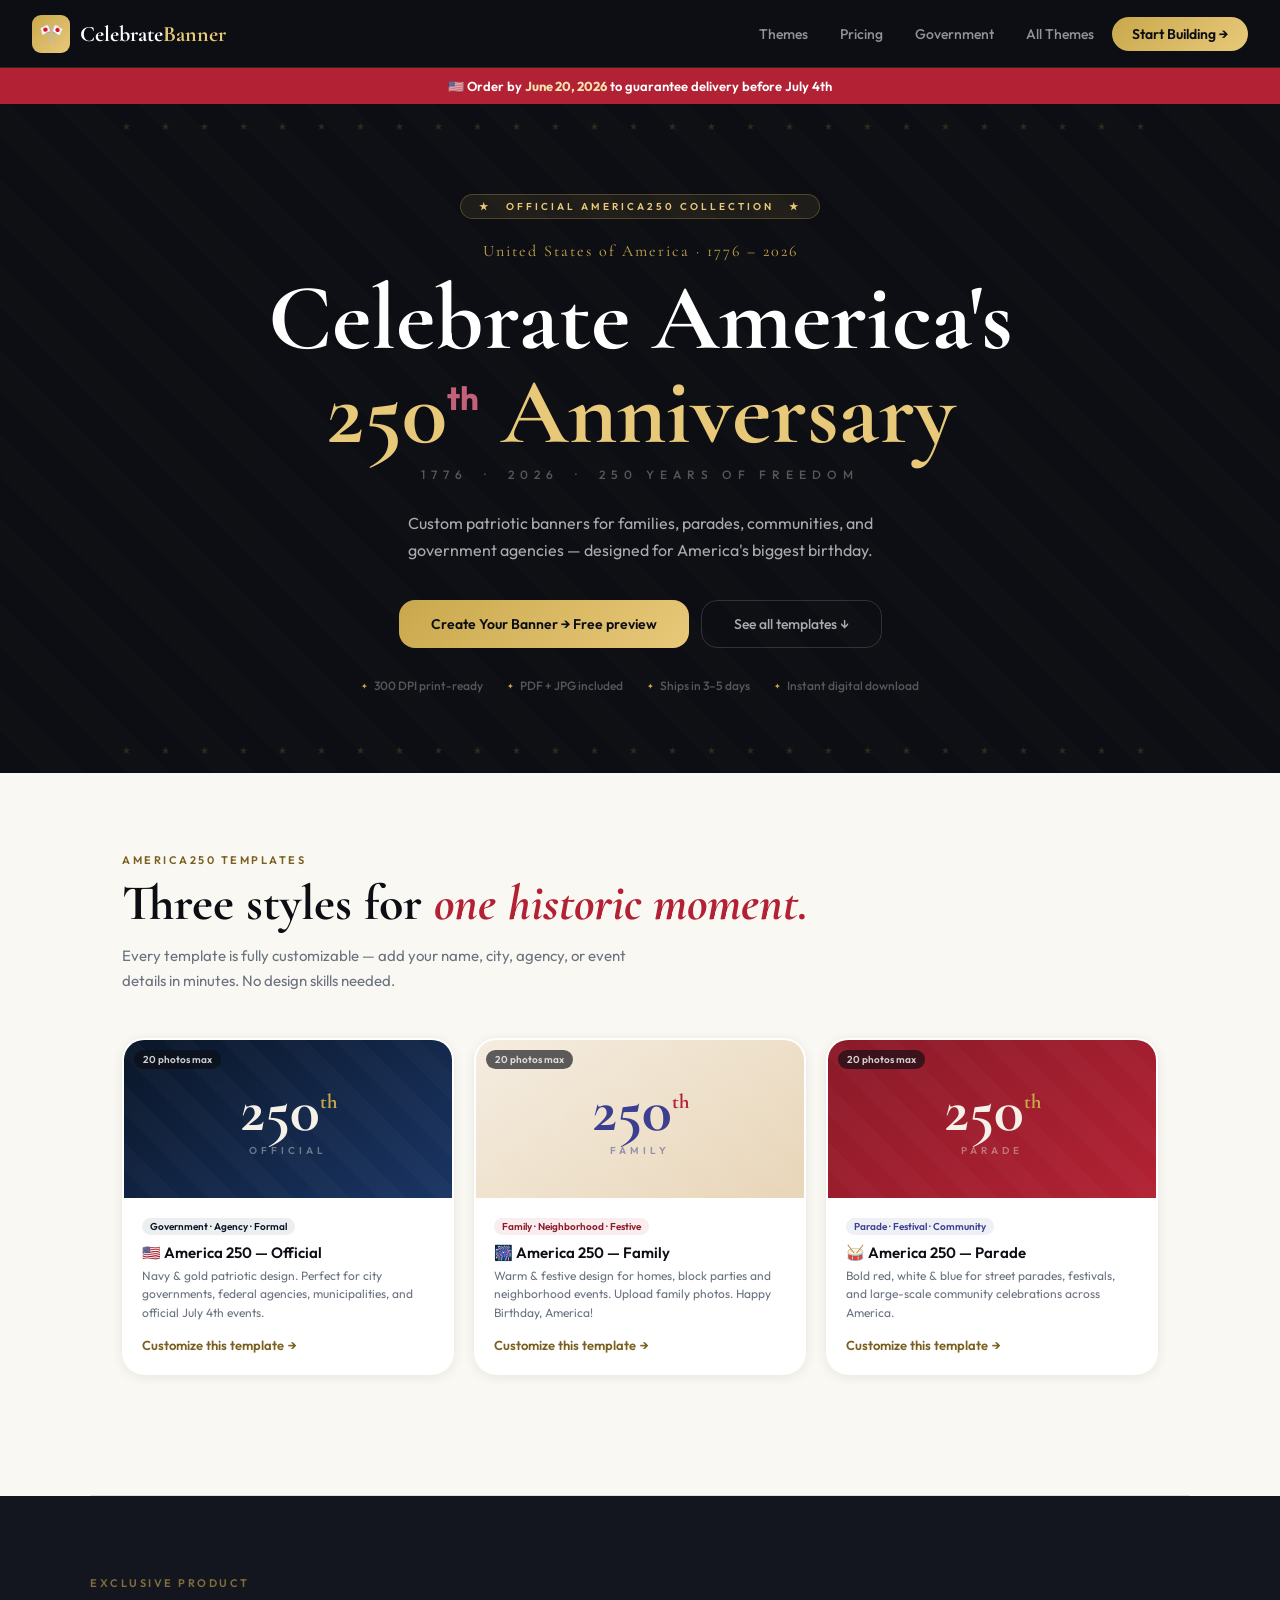
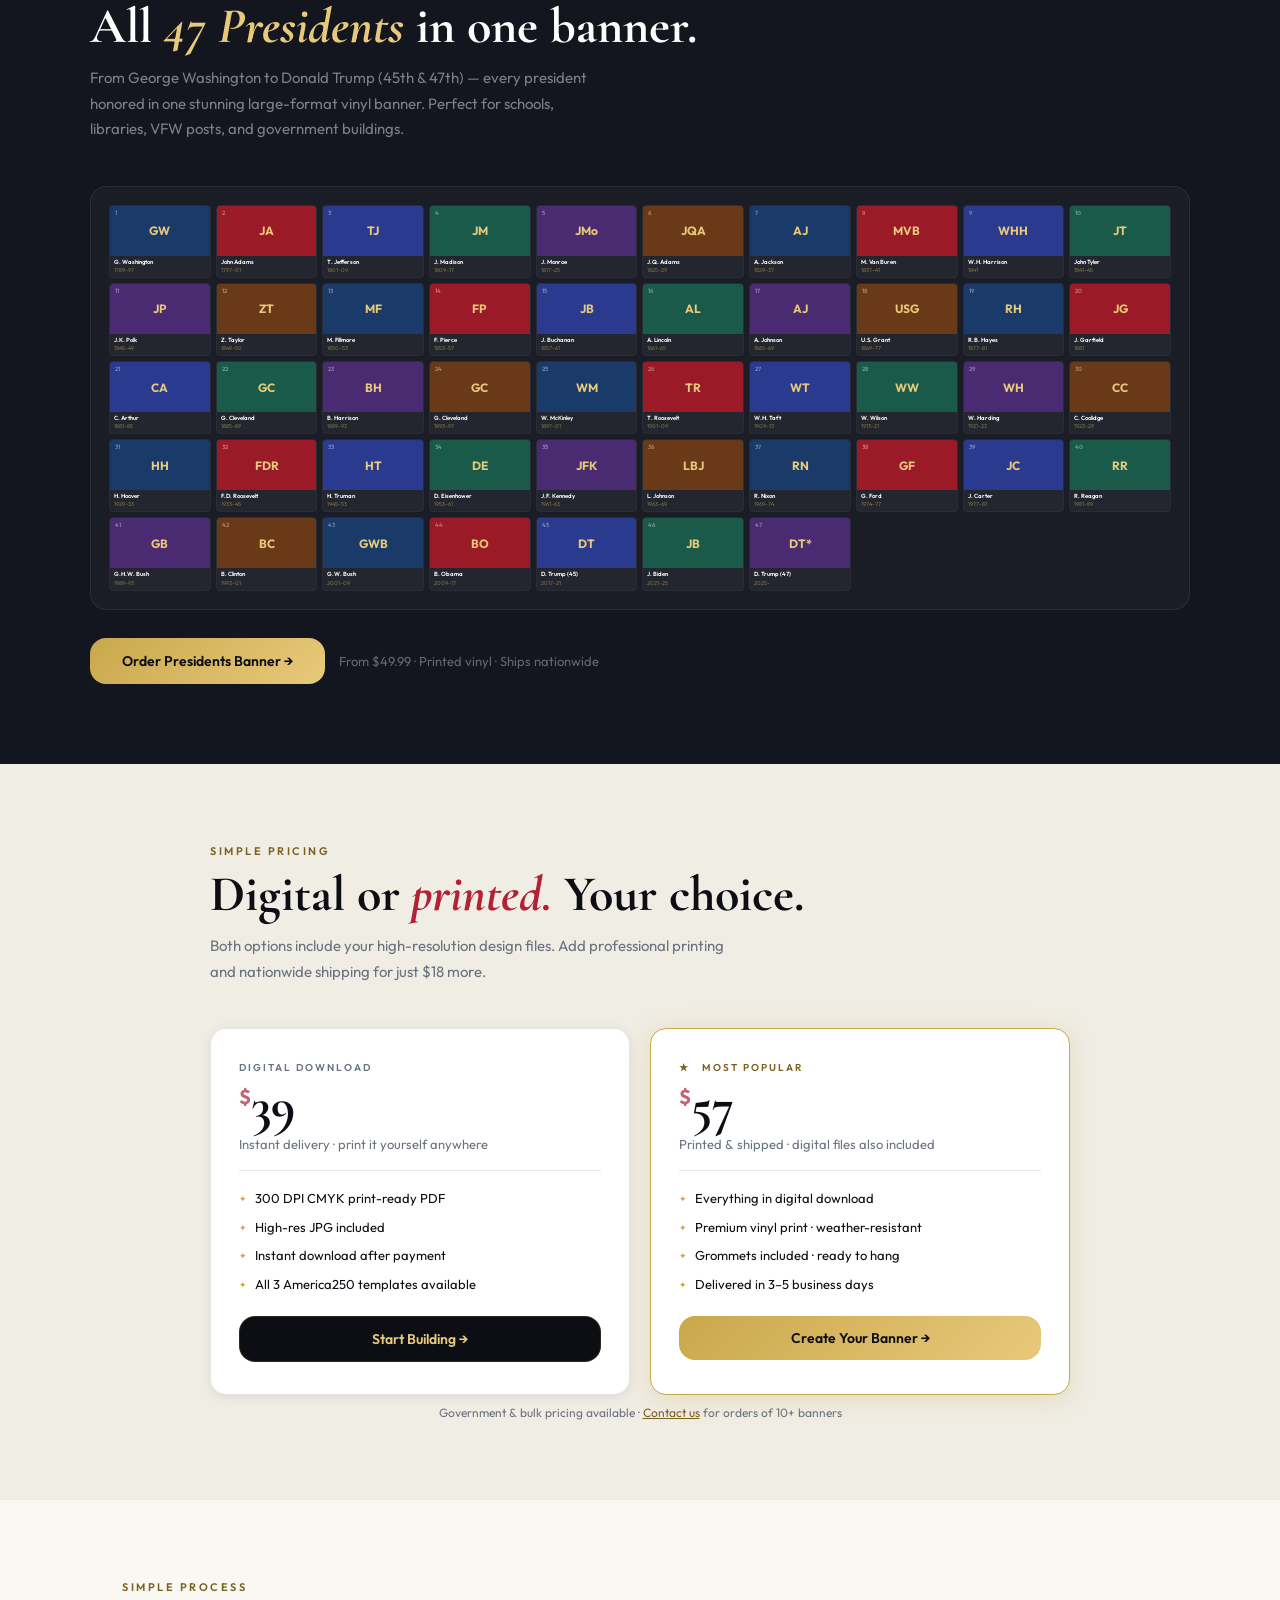
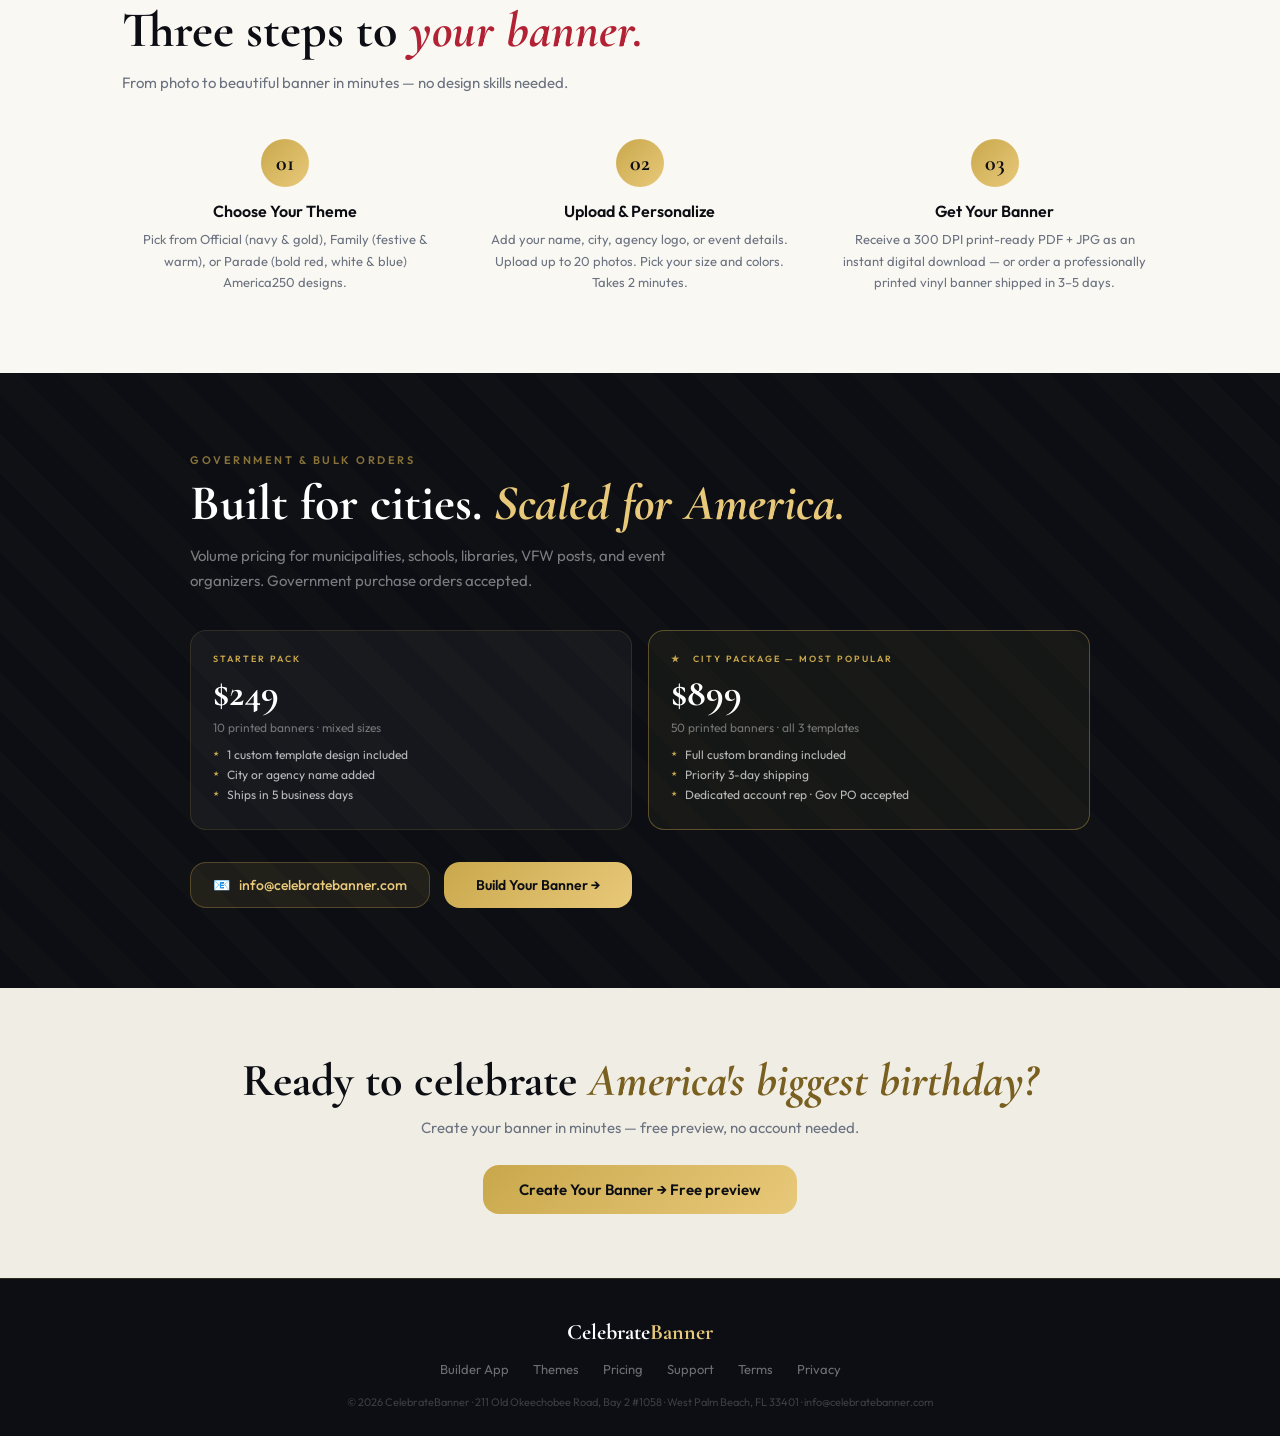
<file: america-250 (2).html>
<!DOCTYPE html>
<html lang="en">
<head>
<meta charset="UTF-8">
<meta name="viewport" content="width=device-width, initial-scale=1.0">
<title>America's 250th Anniversary Banners — CelebrateBanner</title>
<meta name="description" content="Celebrate America's 250th Independence Day with custom patriotic banners. Official, Family & Parade designs for families, communities and government agencies. Ships in 3–5 days.">
<link rel="canonical" href="https://www.celebratebanner.com/america-250">
<link href="https://fonts.googleapis.com/css2?family=Cormorant+Garamond:ital,wght@0,400;0,600;0,700;1,400;1,600&family=Outfit:wght@300;400;500;600;700&display=swap" rel="stylesheet">
<style>
*, *::before, *::after { box-sizing: border-box; margin: 0; padding: 0; }
:root {
  --obsidian: #0C0E14; --obsidian2: #13161F; --obsidian3: #1B1F2C;
  --gold: #C9A84C; --gold2: #E8C97A; --gold3: #F5E4B0; --gold-dark: #7A6020;
  --ivory: #FAF8F3; --ivory2: #F0EDE4; --white: #FFFFFF;
  --red: #B22234; --red2: #8B1A28; --navy: #0A1628; --blue: #3C3F8F;
  --rose: #C4617A; --muted: #6B7280; --text: #0C0E14; --light: #9CA3AF;
  --border: rgba(201,168,76,0.18); --border2: rgba(12,14,20,0.1);
  --shadow-sm: 0 2px 12px rgba(12,14,20,0.08);
  --shadow-md: 0 8px 32px rgba(12,14,20,0.14);
  --shadow-lg: 0 20px 60px rgba(12,14,20,0.22);
  --shadow-gold: 0 4px 24px rgba(201,168,76,0.25);
  --r: 10px; --r2: 16px; --r3: 22px;
}
html { scroll-behavior: smooth; }
body { font-family: 'Outfit', sans-serif; background: var(--ivory); color: var(--text); overflow-x: hidden; }
::-webkit-scrollbar { width: 6px; }
::-webkit-scrollbar-track { background: var(--ivory2); }
::-webkit-scrollbar-thumb { background: var(--gold); border-radius: 3px; }

nav { background: var(--obsidian); height: 68px; display: flex; align-items: center; justify-content: space-between; padding: 0 2rem; position: sticky; top: 0; z-index: 200; border-bottom: 1px solid var(--border); }
.logo { display: flex; align-items: center; gap: 10px; text-decoration: none; }
.logo-mark { width: 38px; height: 38px; background: linear-gradient(135deg, var(--gold), var(--gold2)); border-radius: 9px; display: flex; align-items: center; justify-content: center; font-size: 20px; }
.logo-text { font-family: 'Cormorant Garamond', serif; font-size: 22px; font-weight: 700; color: var(--white); }
.logo-text em { color: var(--gold2); font-style: normal; }
.nav-links { display: flex; align-items: center; gap: 4px; }
.nav-links a { color: rgba(255,255,255,0.55); font-size: 14px; font-weight: 500; text-decoration: none; padding: 6px 14px; border-radius: 20px; transition: all 0.2s; }
.nav-links a:hover { color: var(--white); }
.nav-links .cta { background: linear-gradient(135deg,var(--gold),var(--gold2)); color: var(--obsidian) !important; font-weight: 600; padding: 8px 20px; }
.nav-links .cta:hover { filter: brightness(1.08); transform: translateY(-1px); }

.deadline-bar { background: var(--red); padding: 10px 2rem; text-align: center; font-size: 13px; font-weight: 600; color: var(--white); }
.deadline-bar strong { color: var(--gold3); }

.hero { background: var(--obsidian); padding: 90px 2rem 80px; text-align: center; position: relative; overflow: hidden; }
.hero::before { content:''; position:absolute; inset:0; background: repeating-linear-gradient(45deg,transparent,transparent 30px,rgba(201,168,76,0.015) 30px,rgba(201,168,76,0.015) 60px); pointer-events:none; }
.hero-stars { position:absolute; left:0; right:0; font-size:10px; color:rgba(201,168,76,0.18); letter-spacing:14px; text-align:center; pointer-events:none; }
.hero-stars.top { top:16px; } .hero-stars.bot { bottom:16px; }
.hero-badge { display:inline-block; background:rgba(201,168,76,0.1); border:1px solid rgba(201,168,76,0.3); color:var(--gold2); font-size:10px; font-weight:600; letter-spacing:3px; text-transform:uppercase; padding:5px 18px; border-radius:30px; margin-bottom:22px; animation:fadeUp 0.5s ease both; }
.hero-eyebrow { font-family:'Cormorant Garamond',serif; font-size:16px; color:var(--gold); letter-spacing:2px; margin-bottom:10px; display:block; animation:fadeUp 0.5s 0.1s ease both; }
.hero-title { font-family:'Cormorant Garamond',serif; font-size:clamp(46px,9vw,94px); font-weight:700; color:var(--white); line-height:1.0; margin-bottom:8px; position:relative; z-index:1; animation:fadeUp 0.5s 0.15s ease both; }
.hero-title em { color:var(--gold2); font-style:normal; }
.hero-title sup { font-size:0.35em; vertical-align:super; color:var(--rose); font-family:'Outfit',sans-serif; font-weight:700; }
.hero-dates { font-size:12px; font-weight:500; color:rgba(255,255,255,0.3); letter-spacing:6px; text-transform:uppercase; margin-bottom:28px; animation:fadeUp 0.5s 0.2s ease both; }
.hero-sub { font-size:16px; color:rgba(255,255,255,0.65); line-height:1.7; max-width:520px; margin:0 auto 36px; animation:fadeUp 0.5s 0.25s ease both; }
.hero-btns { display:flex; gap:12px; justify-content:center; flex-wrap:wrap; animation:fadeUp 0.5s 0.3s ease both; }
.btn-gold { display:inline-flex; align-items:center; gap:8px; background:linear-gradient(135deg,var(--gold),var(--gold2)); color:var(--obsidian); padding:14px 32px; border-radius:var(--r2); font-family:'Outfit',sans-serif; font-size:14px; font-weight:600; text-decoration:none; border:none; cursor:pointer; transition:all 0.22s; }
.btn-gold:hover { transform:translateY(-2px); box-shadow:var(--shadow-gold); filter:brightness(1.05); }
.btn-ghost { display:inline-flex; align-items:center; gap:8px; background:transparent; color:rgba(255,255,255,0.65); padding:14px 32px; border-radius:var(--r2); font-family:'Outfit',sans-serif; font-size:14px; font-weight:500; text-decoration:none; border:1.5px solid rgba(255,255,255,0.15); cursor:pointer; transition:all 0.22s; }
.btn-ghost:hover { border-color:var(--gold); color:var(--gold2); }
.hero-pills { margin-top:30px; display:flex; gap:24px; justify-content:center; flex-wrap:wrap; animation:fadeUp 0.5s 0.35s ease both; }
.hero-pill { font-size:12px; color:rgba(255,255,255,0.3); font-weight:500; display:flex; align-items:center; gap:6px; }
.hero-pill::before { content:'✦'; color:var(--gold); font-size:8px; }

.section { padding:80px 2rem; max-width:1100px; margin:0 auto; }
.sec-eyebrow { font-size:11px; font-weight:600; letter-spacing:2.5px; text-transform:uppercase; color:var(--gold-dark); margin-bottom:8px; }
.sec-title { font-family:'Cormorant Garamond',serif; font-size:clamp(32px,5vw,50px); font-weight:700; color:var(--obsidian); line-height:1.15; margin-bottom:10px; }
.sec-title em { color:var(--red); font-style:italic; }
.sec-sub { font-size:15px; color:var(--muted); line-height:1.7; max-width:520px; margin-bottom:44px; }

.themes-grid { display:grid; grid-template-columns:repeat(3,1fr); gap:20px; margin-bottom:2.5rem; }
@media(max-width:820px){ .themes-grid { grid-template-columns:1fr; } }
.tc { border-radius:var(--r3); overflow:hidden; background:var(--white); border:2px solid transparent; box-shadow:var(--shadow-sm); text-decoration:none; color:inherit; display:block; transition:all 0.3s cubic-bezier(0.4,0,0.2,1); }
.tc:hover { transform:translateY(-5px); box-shadow:var(--shadow-md); border-color:var(--gold); }
.tc-vis { height:158px; display:flex; flex-direction:column; align-items:center; justify-content:center; position:relative; overflow:hidden; }
.tc-vis::after { content:''; position:absolute; inset:0; background:repeating-linear-gradient(45deg,transparent,transparent 20px,rgba(255,255,255,0.018) 20px,rgba(255,255,255,0.018) 40px); }
.tc-off .tc-vis { background:linear-gradient(145deg,#0A1628,#1a3564); }
.tc-fam .tc-vis { background:linear-gradient(145deg,#f5ede0,#e8d5b8); }
.tc-par .tc-vis { background:linear-gradient(145deg,#8B1A28,#B22234); }
.tc-num { font-family:'Cormorant Garamond',serif; font-size:62px; font-weight:700; line-height:1; position:relative; z-index:1; }
.tc-off .tc-num { color:#F5F0E8; } .tc-fam .tc-num { color:#3C3F8F; } .tc-par .tc-num { color:#F5F0E8; }
.tc-num sup { font-size:0.33em; vertical-align:super; }
.tc-off .tc-num sup { color:#C9A84C; } .tc-fam .tc-num sup { color:#B22234; } .tc-par .tc-num sup { color:#C9A84C; }
.tc-sub-lbl { font-size:10px; font-weight:600; letter-spacing:4px; text-transform:uppercase; position:relative; z-index:1; margin-top:2px; }
.tc-off .tc-sub-lbl { color:rgba(245,240,232,0.4); } .tc-fam .tc-sub-lbl { color:rgba(60,63,143,0.5); } .tc-par .tc-sub-lbl { color:rgba(245,240,232,0.4); }
.tc-limit { position:absolute; top:10px; left:10px; background:rgba(12,14,20,0.65); backdrop-filter:blur(4px); color:rgba(255,255,255,0.8); font-size:10px; font-weight:600; padding:3px 9px; border-radius:20px; z-index:2; }
.tc-body { padding:16px 18px 20px; }
.tc-tag { display:inline-block; font-size:10px; font-weight:600; padding:2px 8px; border-radius:20px; margin-bottom:8px; }
.tc-off .tc-tag { background:rgba(10,22,40,0.07); color:var(--navy); }
.tc-fam .tc-tag { background:rgba(178,34,52,0.08); color:var(--red2); }
.tc-par .tc-tag { background:rgba(60,63,143,0.08); color:var(--blue); }
.tc-name { font-size:15px; font-weight:600; margin-bottom:5px; color:var(--obsidian); }
.tc-desc { font-size:12px; color:var(--muted); line-height:1.55; margin-bottom:14px; }
.tc-cta { font-size:13px; font-weight:600; color:var(--gold-dark); display:flex; align-items:center; gap:4px; }
.tc-cta::after { content:'→'; transition:transform 0.2s; }
.tc:hover .tc-cta::after { transform:translateX(4px); }

.pres-wrap { background:var(--obsidian2); padding:80px 2rem; }
.pres-inner { max-width:1100px; margin:0 auto; }
.pres-wrap .sec-eyebrow { color:rgba(201,168,76,0.6); }
.pres-wrap .sec-title { color:var(--white); }
.pres-wrap .sec-title em { color:var(--gold2); }
.pres-wrap .sec-sub { color:rgba(255,255,255,0.45); }
.pg-wrap { background:rgba(255,255,255,0.03); border:1px solid rgba(201,168,76,0.12); border-radius:var(--r2); padding:18px; display:grid; grid-template-columns:repeat(10,1fr); gap:5px; margin-bottom:28px; }
@media(max-width:700px){ .pg-wrap { grid-template-columns:repeat(5,1fr); } }
.pc { border-radius:4px; overflow:hidden; border:0.5px solid rgba(255,255,255,0.07); }
.pc-av { height:50px; display:flex; align-items:center; justify-content:center; position:relative; font-family:'Outfit',sans-serif; font-size:12px; font-weight:700; color:var(--gold2); }
.pc-n { position:absolute; top:3px; left:5px; font-size:6px; color:rgba(255,255,255,0.35); }
.pc-b { padding:3px 4px 4px; background:rgba(255,255,255,0.04); }
.pc-nm { font-size:6px; font-weight:600; color:var(--white); line-height:1.2; }
.pc-yr { font-size:5.5px; color:var(--gold); opacity:0.6; }
.a1{background:#1a3a6a;}.a2{background:#9a1a28;}.a3{background:#2a3a8e;}.a4{background:#1a5a4a;}.a5{background:#4a2a70;}.a6{background:#6a3a18;}

.price-wrap { background:var(--ivory2); padding:80px 2rem; }
.price-inner { max-width:860px; margin:0 auto; }
.price-cards { display:grid; grid-template-columns:1fr 1fr; gap:20px; margin-top:44px; }
@media(max-width:600px){ .price-cards { grid-template-columns:1fr; } }
.pcard { background:var(--white); border-radius:var(--r2); padding:32px 28px; border:1.5px solid var(--border2); box-shadow:var(--shadow-sm); transition:transform 0.2s,box-shadow 0.2s; }
.pcard:hover { transform:translateY(-3px); box-shadow:var(--shadow-md); }
.pcard.feat { border-color:var(--gold); box-shadow:var(--shadow-gold); }
.pcard-lbl { font-size:10px; font-weight:600; letter-spacing:2px; text-transform:uppercase; color:var(--muted); margin-bottom:6px; }
.pcard-lbl.gl { color:var(--gold-dark); }
.pcard-amt { font-family:'Cormorant Garamond',serif; font-size:52px; font-weight:700; color:var(--obsidian); line-height:1; margin-bottom:4px; }
.pcard-amt span { font-size:20px; vertical-align:super; color:var(--rose); font-family:'Outfit',sans-serif; font-weight:700; }
.pcard-desc { font-size:13px; color:var(--muted); margin-bottom:18px; padding-bottom:18px; border-bottom:0.5px solid var(--border2); }
.pcard-feat { display:flex; align-items:flex-start; gap:8px; font-size:13px; color:var(--text); margin-bottom:9px; line-height:1.5; }
.pcard-feat::before { content:'✦'; color:var(--gold); font-size:9px; flex-shrink:0; margin-top:3px; }
.pcard-btn { display:block; text-align:center; margin-top:22px; padding:13px; border-radius:var(--r2); font-family:'Outfit',sans-serif; font-size:14px; font-weight:600; text-decoration:none; transition:all 0.2s; }
.pb-gold { background:linear-gradient(135deg,var(--gold),var(--gold2)); color:var(--obsidian); }
.pb-gold:hover { filter:brightness(1.06); transform:translateY(-1px); box-shadow:var(--shadow-gold); }
.pb-dark { background:var(--obsidian); color:var(--gold2); border:1px solid var(--border); }
.pb-dark:hover { background:var(--obsidian2); transform:translateY(-1px); box-shadow:var(--shadow-gold); }

.steps-wrap { padding:80px 2rem; max-width:1100px; margin:0 auto; }
.steps-grid { display:grid; grid-template-columns:repeat(3,1fr); gap:28px; margin-top:44px; }
@media(max-width:700px){ .steps-grid { grid-template-columns:1fr; } }
.step { text-align:center; padding:0 8px; }
.step-n { width:48px; height:48px; border-radius:50%; background:linear-gradient(135deg,var(--gold),var(--gold2)); color:var(--obsidian); font-family:'Cormorant Garamond',serif; font-size:22px; font-weight:700; display:flex; align-items:center; justify-content:center; margin:0 auto 14px; }
.step-t { font-size:16px; font-weight:600; color:var(--obsidian); margin-bottom:8px; }
.step-d { font-size:13px; color:var(--muted); line-height:1.65; }

.gov-wrap { background:var(--obsidian); padding:80px 2rem; position:relative; overflow:hidden; }
.gov-wrap::before { content:''; position:absolute; inset:0; background:repeating-linear-gradient(45deg,transparent,transparent 28px,rgba(201,168,76,0.02) 28px,rgba(201,168,76,0.02) 56px); }
.gov-inner { max-width:900px; margin:0 auto; position:relative; z-index:1; }
.gov-wrap .sec-eyebrow { color:rgba(201,168,76,0.65); }
.gov-wrap .sec-title { color:var(--white); }
.gov-wrap .sec-title em { color:var(--gold2); }
.gov-wrap .sec-sub { color:rgba(255,255,255,0.45); }
.gov-pkgs { display:grid; grid-template-columns:1fr 1fr; gap:16px; margin-bottom:32px; }
@media(max-width:600px){ .gov-pkgs { grid-template-columns:1fr; } }
.gov-pkg { background:rgba(255,255,255,0.04); border:1px solid rgba(201,168,76,0.15); border-radius:var(--r2); padding:22px; }
.gov-pkg.hl { border-color:rgba(201,168,76,0.4); background:rgba(201,168,76,0.05); }
.gp-tag { font-size:9px; font-weight:600; letter-spacing:2px; text-transform:uppercase; color:var(--gold); margin-bottom:6px; }
.gp-price { font-family:'Cormorant Garamond',serif; font-size:38px; font-weight:700; color:var(--white); margin-bottom:4px; }
.gp-desc { font-size:12px; color:rgba(255,255,255,0.4); margin-bottom:12px; }
.gp-feat { font-size:12px; color:rgba(255,255,255,0.7); margin-bottom:5px; padding-left:14px; position:relative; }
.gp-feat::before { content:'★'; position:absolute; left:0; top:2px; font-size:7px; color:var(--gold); }
.gov-btns { display:flex; gap:14px; flex-wrap:wrap; }
.btn-contact { display:inline-flex; align-items:center; gap:8px; background:rgba(201,168,76,0.1); border:1px solid rgba(201,168,76,0.3); color:var(--gold2); padding:12px 22px; border-radius:var(--r2); font-size:14px; font-weight:500; text-decoration:none; transition:all 0.2s; }
.btn-contact:hover { background:rgba(201,168,76,0.18); transform:translateY(-1px); }

.cta-strip { background:var(--ivory2); padding:64px 2rem; text-align:center; }
.cta-strip h2 { font-family:'Cormorant Garamond',serif; font-size:clamp(30px,5vw,46px); font-weight:700; color:var(--obsidian); margin-bottom:10px; }
.cta-strip h2 em { color:var(--gold-dark); font-style:italic; }
.cta-strip p { font-size:15px; color:var(--muted); margin-bottom:28px; }

footer { background:var(--obsidian); border-top:1px solid var(--border); padding:40px 2rem 24px; text-align:center; }
.foot-logo { font-family:'Cormorant Garamond',serif; font-size:22px; font-weight:700; color:var(--white); margin-bottom:16px; display:block; text-decoration:none; }
.foot-logo em { color:var(--gold2); font-style:normal; }
.foot-links { display:flex; justify-content:center; gap:24px; flex-wrap:wrap; margin-bottom:16px; }
.foot-links a { font-size:13px; color:rgba(255,255,255,0.4); text-decoration:none; transition:color 0.2s; }
.foot-links a:hover { color:var(--gold2); }
.foot-copy { font-size:11px; color:rgba(255,255,255,0.2); line-height:1.7; }

.reveal { opacity:0; transform:translateY(24px); transition:opacity 0.6s ease,transform 0.6s ease; }
.reveal.visible { opacity:1; transform:translateY(0); }
@keyframes fadeUp { from{opacity:0;transform:translateY(16px);} to{opacity:1;transform:translateY(0);} }

@media(max-width:600px){
  nav { padding:0 1rem; }
  .nav-links a:not(.cta) { display:none; }
  .hero { padding:56px 1rem 56px; }
  .section,.steps-wrap { padding:56px 1rem; }
}
</style>
</head>
<body>

<nav>
  <a class="logo" href="https://www.celebratebanner.com">
    <div class="logo-mark">🎌</div>
    <div class="logo-text">Celebrate<em>Banner</em></div>
  </a>
  <div class="nav-links">
    <a href="#themes">Themes</a>
    <a href="#pricing">Pricing</a>
    <a href="#government">Government</a>
    <a href="https://www.celebratebanner.com">All Themes</a>
    <a href="https://app.celebratebanner.com" class="cta">Start Building →</a>
  </div>
</nav>

<div class="deadline-bar">🇺🇸 Order by <strong>June 20, 2026</strong> to guarantee delivery before July 4th</div>

<section class="hero">
  <div class="hero-stars top">★ ★ ★ ★ ★ ★ ★ ★ ★ ★ ★ ★ ★ ★ ★ ★ ★ ★ ★ ★ ★ ★ ★ ★ ★ ★ ★</div>
  <div class="hero-stars bot">★ ★ ★ ★ ★ ★ ★ ★ ★ ★ ★ ★ ★ ★ ★ ★ ★ ★ ★ ★ ★ ★ ★ ★ ★ ★ ★</div>
  <div class="hero-badge">★ &nbsp; Official America250 Collection &nbsp; ★</div>
  <span class="hero-eyebrow">United States of America · 1776 – 2026</span>
  <h1 class="hero-title">Celebrate America's<br><em>250<sup>th</sup> Anniversary</em></h1>
  <div class="hero-dates">1776 &nbsp;·&nbsp; 2026 &nbsp;·&nbsp; 250 Years of Freedom</div>
  <p class="hero-sub">Custom patriotic banners for families, parades, communities, and government agencies — designed for America's biggest birthday.</p>
  <div class="hero-btns">
    <a href="https://app.celebratebanner.com" class="btn-gold">Create Your Banner → Free preview</a>
    <a href="#themes" class="btn-ghost">See all templates ↓</a>
  </div>
  <div class="hero-pills">
    <span class="hero-pill">300 DPI print-ready</span>
    <span class="hero-pill">PDF + JPG included</span>
    <span class="hero-pill">Ships in 3–5 days</span>
    <span class="hero-pill">Instant digital download</span>
  </div>
</section>

<section class="section" id="themes">
  <div class="sec-eyebrow">America250 Templates</div>
  <h2 class="sec-title">Three styles for <em>one historic moment.</em></h2>
  <p class="sec-sub">Every template is fully customizable — add your name, city, agency, or event details in minutes. No design skills needed.</p>
  <div class="themes-grid reveal">
    <a class="tc tc-off" href="https://app.celebratebanner.com">
      <div class="tc-vis"><div class="tc-limit">20 photos max</div><div class="tc-num">250<sup>th</sup></div><div class="tc-sub-lbl">Official</div></div>
      <div class="tc-body">
        <div class="tc-tag">Government · Agency · Formal</div>
        <div class="tc-name">🇺🇸 America 250 — Official</div>
        <div class="tc-desc">Navy & gold patriotic design. Perfect for city governments, federal agencies, municipalities, and official July 4th events.</div>
        <span class="tc-cta">Customize this template</span>
      </div>
    </a>
    <a class="tc tc-fam" href="https://app.celebratebanner.com">
      <div class="tc-vis"><div class="tc-limit">20 photos max</div><div class="tc-num">250<sup>th</sup></div><div class="tc-sub-lbl">Family</div></div>
      <div class="tc-body">
        <div class="tc-tag">Family · Neighborhood · Festive</div>
        <div class="tc-name">🎆 America 250 — Family</div>
        <div class="tc-desc">Warm & festive design for homes, block parties and neighborhood events. Upload family photos. Happy Birthday, America!</div>
        <span class="tc-cta">Customize this template</span>
      </div>
    </a>
    <a class="tc tc-par" href="https://app.celebratebanner.com">
      <div class="tc-vis"><div class="tc-limit">20 photos max</div><div class="tc-num">250<sup>th</sup></div><div class="tc-sub-lbl">Parade</div></div>
      <div class="tc-body">
        <div class="tc-tag">Parade · Festival · Community</div>
        <div class="tc-name">🥁 America 250 — Parade</div>
        <div class="tc-desc">Bold red, white & blue for street parades, festivals, and large-scale community celebrations across America.</div>
        <span class="tc-cta">Customize this template</span>
      </div>
    </a>
  </div>
</section>

<hr style="border:none;border-top:1px solid var(--border2);max-width:1100px;margin:0 auto;">

<section class="pres-wrap" id="presidents">
  <div class="pres-inner">
    <div class="sec-eyebrow">Exclusive Product</div>
    <h2 class="sec-title">All <em>47 Presidents</em> in one banner.</h2>
    <p class="sec-sub">From George Washington to Donald Trump (45th & 47th) — every president honored in one stunning large-format vinyl banner. Perfect for schools, libraries, VFW posts, and government buildings.</p>
    <div class="pg-wrap reveal" id="prez-grid"></div>
    <div style="display:flex;gap:14px;align-items:center;flex-wrap:wrap;">
      <a href="https://app.celebratebanner.com" class="btn-gold">Order Presidents Banner →</a>
      <span style="font-size:13px;color:rgba(255,255,255,0.35);">From $49.99 · Printed vinyl · Ships nationwide</span>
    </div>
  </div>
</section>

<section class="price-wrap" id="pricing">
  <div class="price-inner">
    <div class="sec-eyebrow">Simple Pricing</div>
    <h2 class="sec-title">Digital or <em>printed.</em> Your choice.</h2>
    <p class="sec-sub">Both options include your high-resolution design files. Add professional printing and nationwide shipping for just $18 more.</p>
    <div class="price-cards reveal">
      <div class="pcard">
        <div class="pcard-lbl">Digital Download</div>
        <div class="pcard-amt"><span>$</span>39</div>
        <div class="pcard-desc">Instant delivery · print it yourself anywhere</div>
        <div class="pcard-feat">300 DPI CMYK print-ready PDF</div>
        <div class="pcard-feat">High-res JPG included</div>
        <div class="pcard-feat">Instant download after payment</div>
        <div class="pcard-feat">All 3 America250 templates available</div>
        <a href="https://app.celebratebanner.com" class="pcard-btn pb-dark">Start Building →</a>
      </div>
      <div class="pcard feat">
        <div class="pcard-lbl gl">★ &nbsp; Most Popular</div>
        <div class="pcard-amt"><span>$</span>57</div>
        <div class="pcard-desc">Printed & shipped · digital files also included</div>
        <div class="pcard-feat">Everything in digital download</div>
        <div class="pcard-feat">Premium vinyl print · weather-resistant</div>
        <div class="pcard-feat">Grommets included · ready to hang</div>
        <div class="pcard-feat">Delivered in 3–5 business days</div>
        <a href="https://app.celebratebanner.com" class="pcard-btn pb-gold">Create Your Banner →</a>
      </div>
    </div>
    <p style="text-align:center;font-size:12px;color:var(--muted);margin-top:10px;">Government & bulk pricing available · <a href="mailto:info@celebratebanner.com" style="color:var(--gold-dark);">Contact us</a> for orders of 10+ banners</p>
  </div>
</section>

<section class="steps-wrap">
  <div class="sec-eyebrow">Simple Process</div>
  <h2 class="sec-title">Three steps to <em>your banner.</em></h2>
  <p class="sec-sub">From photo to beautiful banner in minutes — no design skills needed.</p>
  <div class="steps-grid reveal">
    <div class="step"><div class="step-n">01</div><div class="step-t">Choose Your Theme</div><div class="step-d">Pick from Official (navy & gold), Family (festive & warm), or Parade (bold red, white & blue) America250 designs.</div></div>
    <div class="step"><div class="step-n">02</div><div class="step-t">Upload & Personalize</div><div class="step-d">Add your name, city, agency logo, or event details. Upload up to 20 photos. Pick your size and colors. Takes 2 minutes.</div></div>
    <div class="step"><div class="step-n">03</div><div class="step-t">Get Your Banner</div><div class="step-d">Receive a 300 DPI print-ready PDF + JPG as an instant digital download — or order a professionally printed vinyl banner shipped in 3–5 days.</div></div>
  </div>
</section>

<section class="gov-wrap" id="government">
  <div class="gov-inner">
    <div class="sec-eyebrow">Government & Bulk Orders</div>
    <h2 class="sec-title">Built for cities. <em>Scaled for America.</em></h2>
    <p class="sec-sub" style="margin-bottom:36px;">Volume pricing for municipalities, schools, libraries, VFW posts, and event organizers. Government purchase orders accepted.</p>
    <div class="gov-pkgs reveal">
      <div class="gov-pkg">
        <div class="gp-tag">Starter Pack</div>
        <div class="gp-price">$249</div>
        <div class="gp-desc">10 printed banners · mixed sizes</div>
        <div class="gp-feat">1 custom template design included</div>
        <div class="gp-feat">City or agency name added</div>
        <div class="gp-feat">Ships in 5 business days</div>
      </div>
      <div class="gov-pkg hl">
        <div class="gp-tag">★ &nbsp; City Package — Most Popular</div>
        <div class="gp-price">$899</div>
        <div class="gp-desc">50 printed banners · all 3 templates</div>
        <div class="gp-feat">Full custom branding included</div>
        <div class="gp-feat">Priority 3-day shipping</div>
        <div class="gp-feat">Dedicated account rep · Gov PO accepted</div>
      </div>
    </div>
    <div class="gov-btns">
      <a href="mailto:info@celebratebanner.com" class="btn-contact">📧 &nbsp; info@celebratebanner.com</a>
      <a href="https://app.celebratebanner.com" class="btn-gold">Build Your Banner →</a>
    </div>
  </div>
</section>

<section class="cta-strip">
  <h2>Ready to celebrate <em>America's biggest birthday?</em></h2>
  <p>Create your banner in minutes — free preview, no account needed.</p>
  <a href="https://app.celebratebanner.com" class="btn-gold" style="font-size:15px;padding:15px 36px;">Create Your Banner → Free preview</a>
</section>

<footer>
  <a class="foot-logo" href="https://www.celebratebanner.com">Celebrate<em>Banner</em></a>
  <div class="foot-links">
    <a href="https://app.celebratebanner.com">Builder App</a>
    <a href="https://www.celebratebanner.com/#themes">Themes</a>
    <a href="https://www.celebratebanner.com/#pricing">Pricing</a>
    <a href="mailto:info@celebratebanner.com">Support</a>
    <a href="https://www.celebratebanner.com/terms">Terms</a>
    <a href="https://www.celebratebanner.com/privacy">Privacy</a>
  </div>
  <div class="foot-copy">© 2026 CelebrateBanner · 211 Old Okeechobee Road, Bay 2 #1058 · West Palm Beach, FL 33401 · info@celebratebanner.com</div>
</footer>

<script>
const presidents=[
  [1,"G. Washington","1789–97","GW","a1"],[2,"John Adams","1797–01","JA","a2"],
  [3,"T. Jefferson","1801–09","TJ","a3"],[4,"J. Madison","1809–17","JM","a4"],
  [5,"J. Monroe","1817–25","JMo","a5"],[6,"J.Q. Adams","1825–29","JQA","a6"],
  [7,"A. Jackson","1829–37","AJ","a1"],[8,"M. Van Buren","1837–41","MVB","a2"],
  [9,"W.H. Harrison","1841","WHH","a3"],[10,"John Tyler","1841–45","JT","a4"],
  [11,"J.K. Polk","1845–49","JP","a5"],[12,"Z. Taylor","1849–50","ZT","a6"],
  [13,"M. Fillmore","1850–53","MF","a1"],[14,"F. Pierce","1853–57","FP","a2"],
  [15,"J. Buchanan","1857–61","JB","a3"],[16,"A. Lincoln","1861–65","AL","a4"],
  [17,"A. Johnson","1865–69","AJ","a5"],[18,"U.S. Grant","1869–77","USG","a6"],
  [19,"R.B. Hayes","1877–81","RH","a1"],[20,"J. Garfield","1881","JG","a2"],
  [21,"C. Arthur","1881–85","CA","a3"],[22,"G. Cleveland","1885–89","GC","a4"],
  [23,"B. Harrison","1889–93","BH","a5"],[24,"G. Cleveland","1893–97","GC","a6"],
  [25,"W. McKinley","1897–01","WM","a1"],[26,"T. Roosevelt","1901–09","TR","a2"],
  [27,"W.H. Taft","1909–13","WT","a3"],[28,"W. Wilson","1913–21","WW","a4"],
  [29,"W. Harding","1921–23","WH","a5"],[30,"C. Coolidge","1923–29","CC","a6"],
  [31,"H. Hoover","1929–33","HH","a1"],[32,"F.D. Roosevelt","1933–45","FDR","a2"],
  [33,"H. Truman","1945–53","HT","a3"],[34,"D. Eisenhower","1953–61","DE","a4"],
  [35,"J.F. Kennedy","1961–63","JFK","a5"],[36,"L. Johnson","1963–69","LBJ","a6"],
  [37,"R. Nixon","1969–74","RN","a1"],[38,"G. Ford","1974–77","GF","a2"],
  [39,"J. Carter","1977–81","JC","a3"],[40,"R. Reagan","1981–89","RR","a4"],
  [41,"G.H.W. Bush","1989–93","GB","a5"],[42,"B. Clinton","1993–01","BC","a6"],
  [43,"G.W. Bush","2001–09","GWB","a1"],[44,"B. Obama","2009–17","BO","a2"],
  [45,"D. Trump (45)","2017–21","DT","a3"],[46,"J. Biden","2021–25","JB","a4"],
  [47,"D. Trump (47)","2025–","DT*","a5"],
];
const g=document.getElementById('prez-grid');
presidents.forEach(([n,name,years,init,av])=>{
  const d=document.createElement('div');
  d.className='pc';
  d.innerHTML=`<div class="pc-av ${av}"><span class="pc-n">${n}</span>${init}</div><div class="pc-b"><div class="pc-nm">${name}</div><div class="pc-yr">${years}</div></div>`;
  g.appendChild(d);
});
const obs=new IntersectionObserver(entries=>{
  entries.forEach(e=>{if(e.isIntersecting){e.target.classList.add('visible');obs.unobserve(e.target);}});
},{threshold:0.1});
document.querySelectorAll('.reveal').forEach(el=>obs.observe(el));
</script>
</body>
</html>
</file>
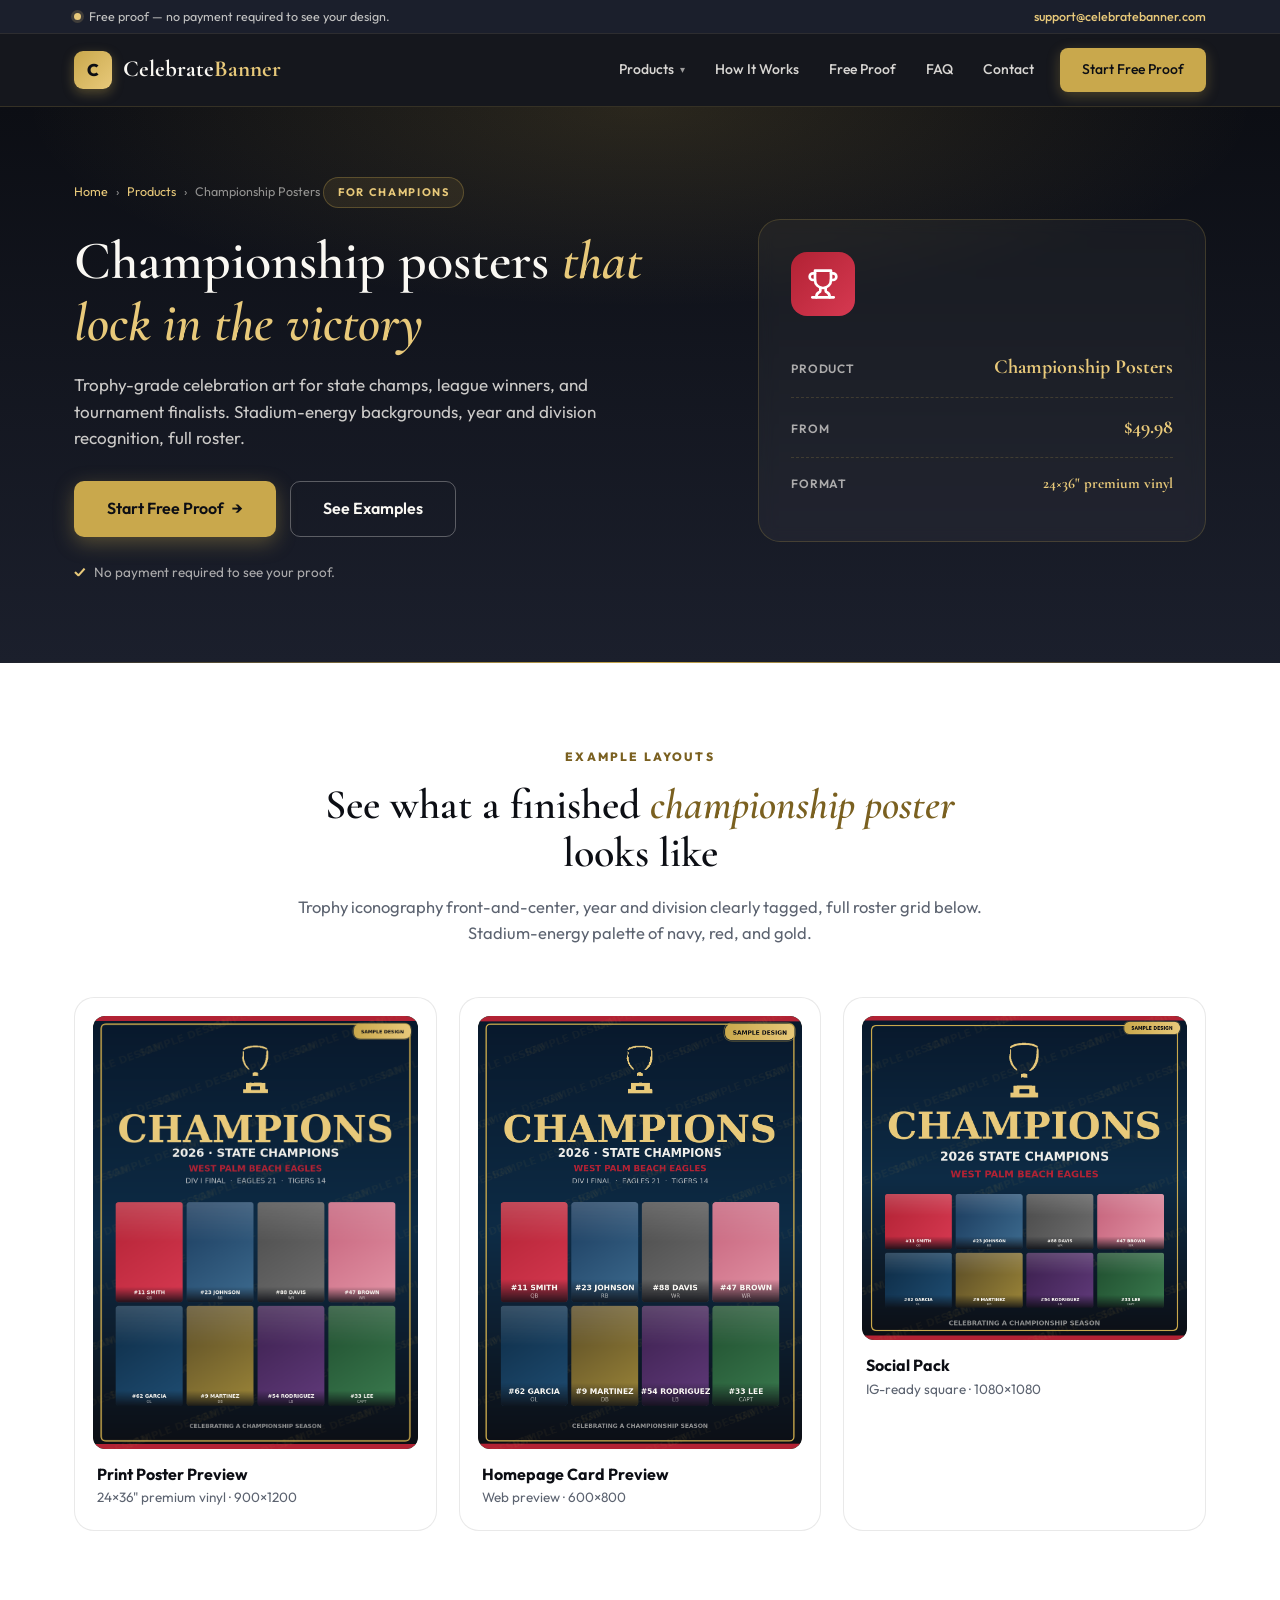
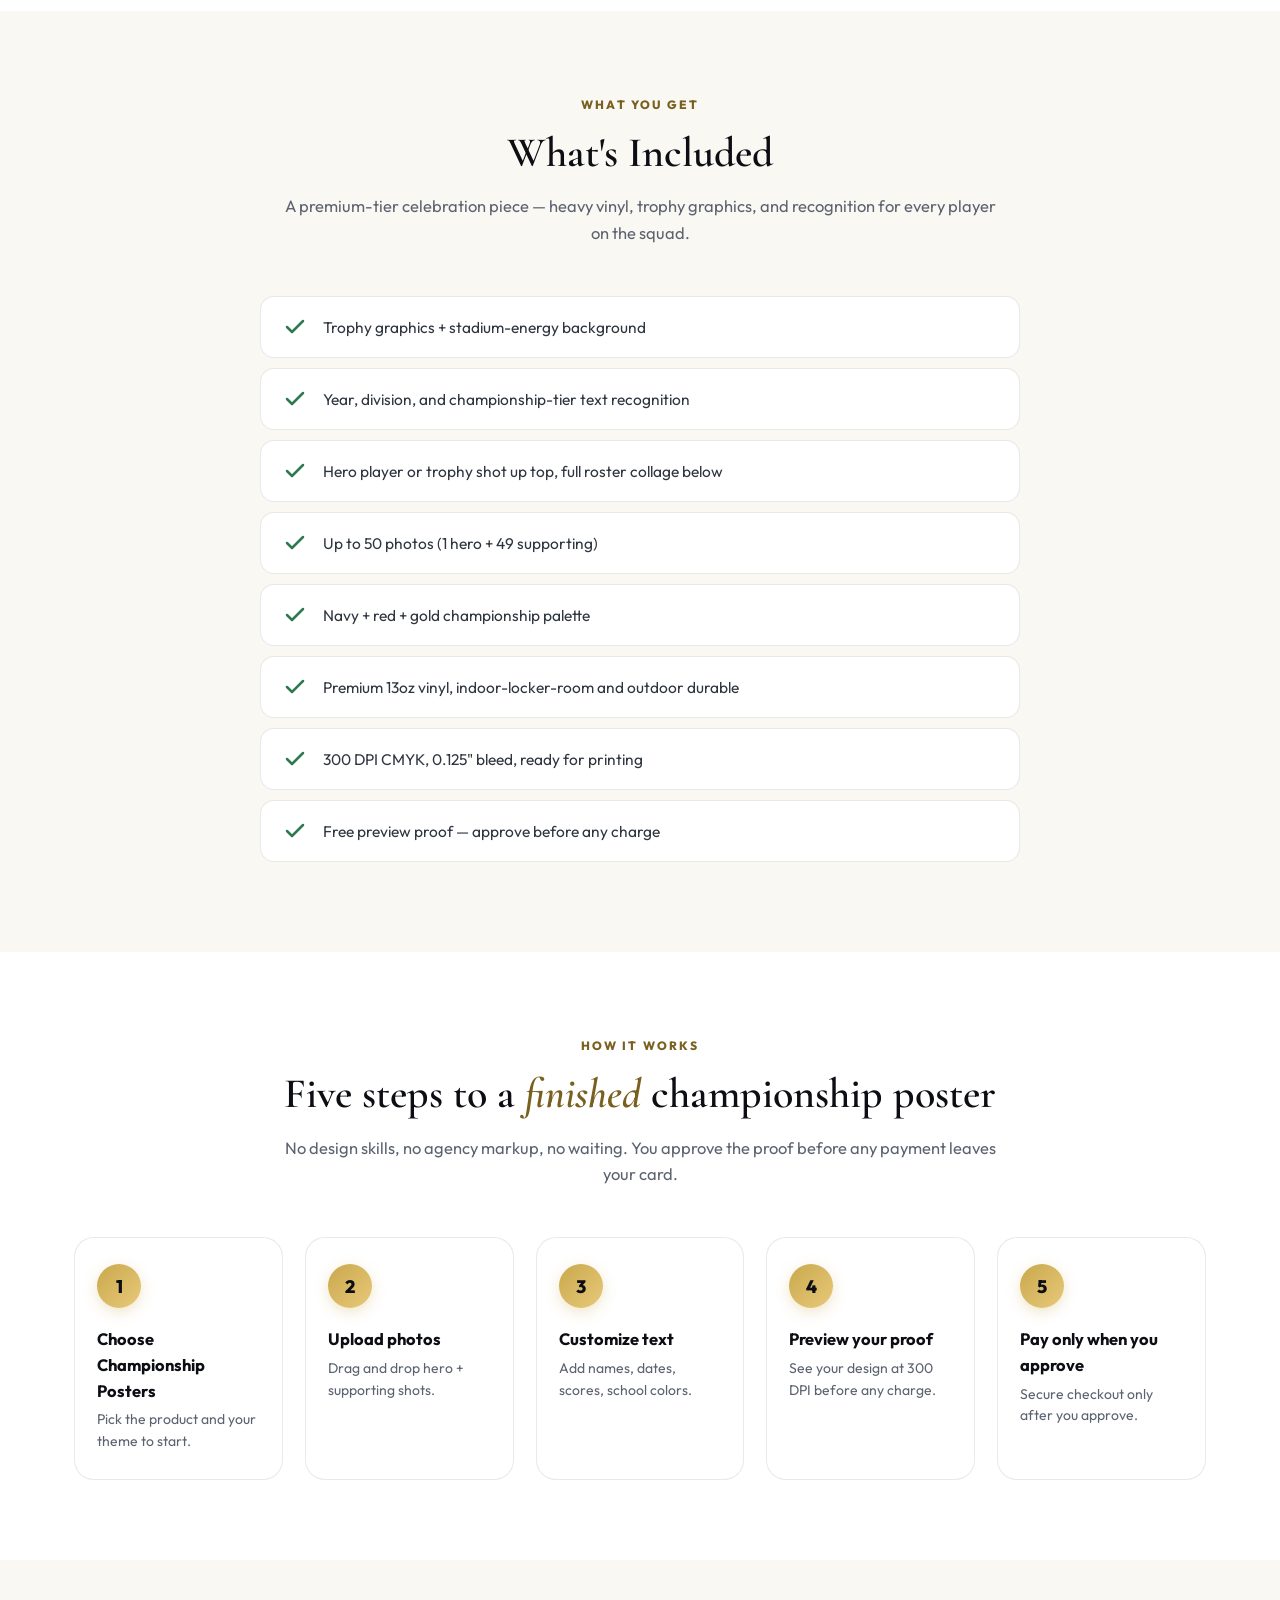
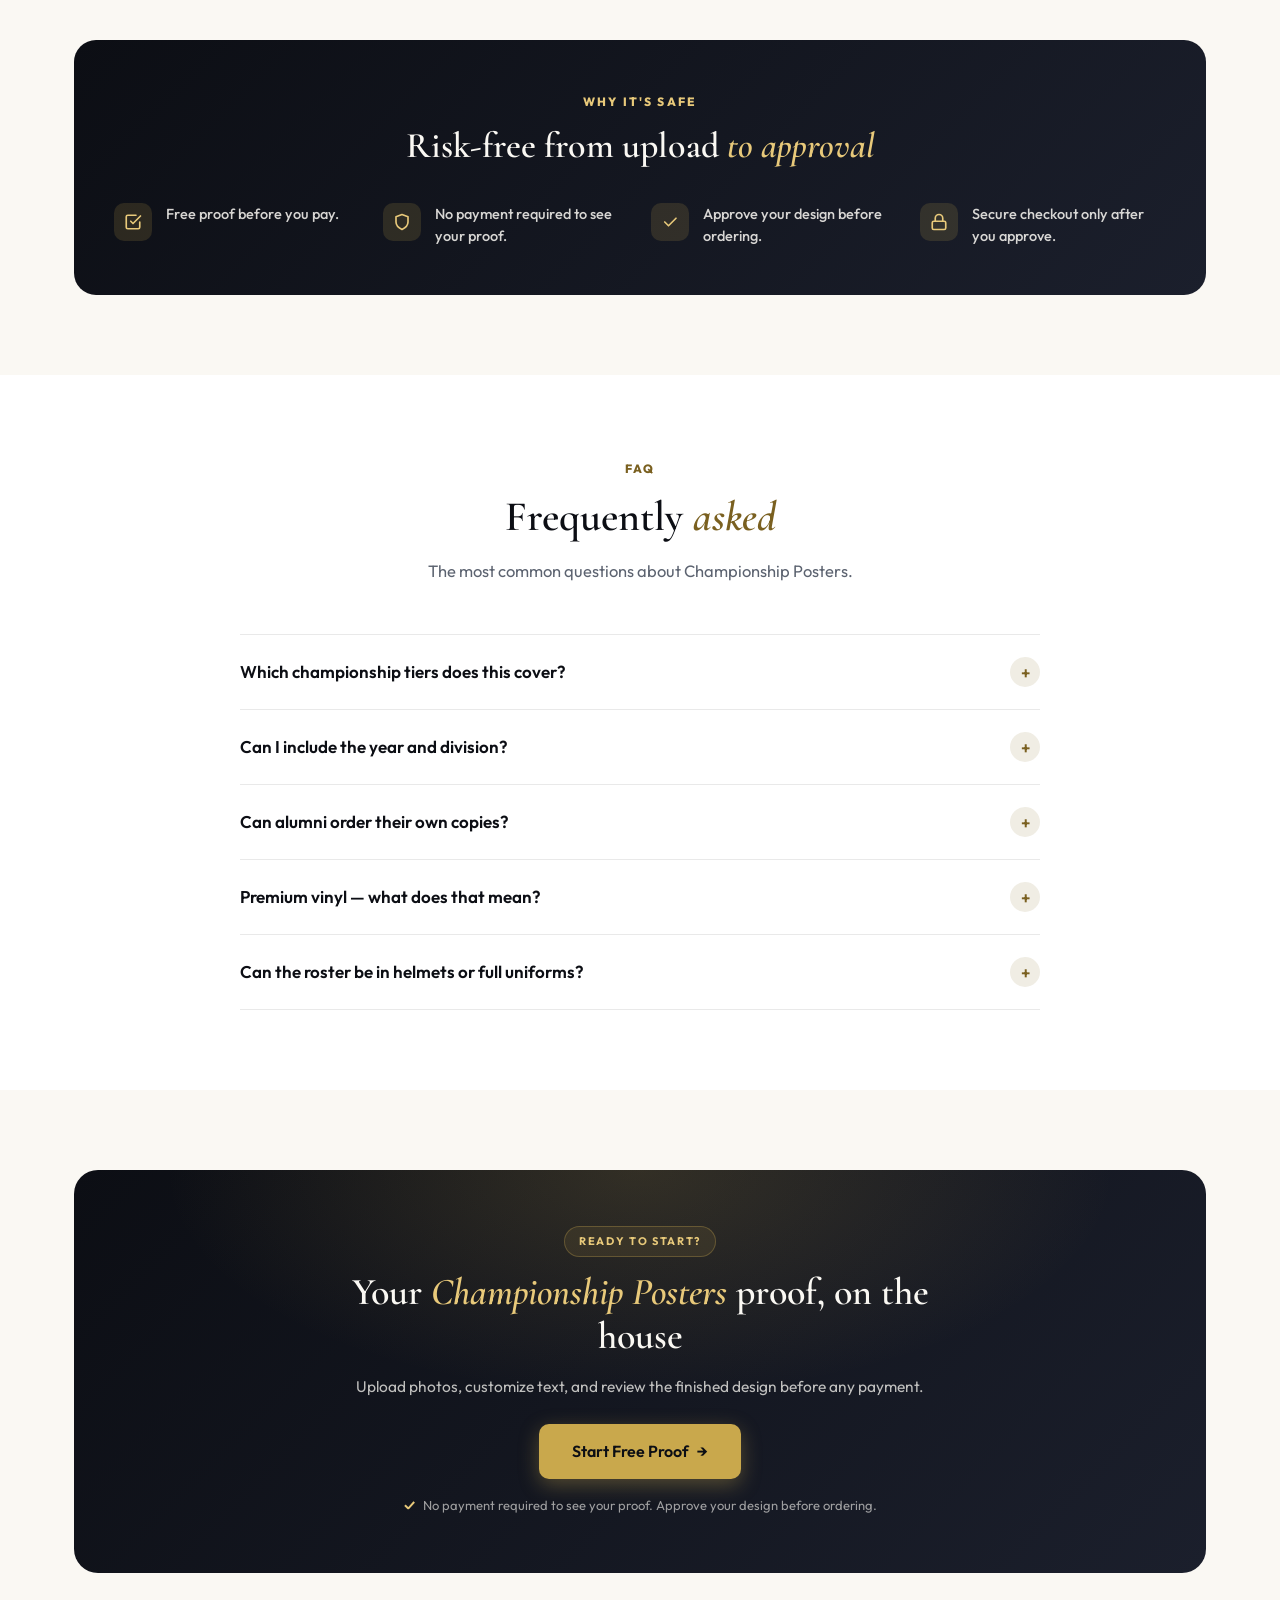
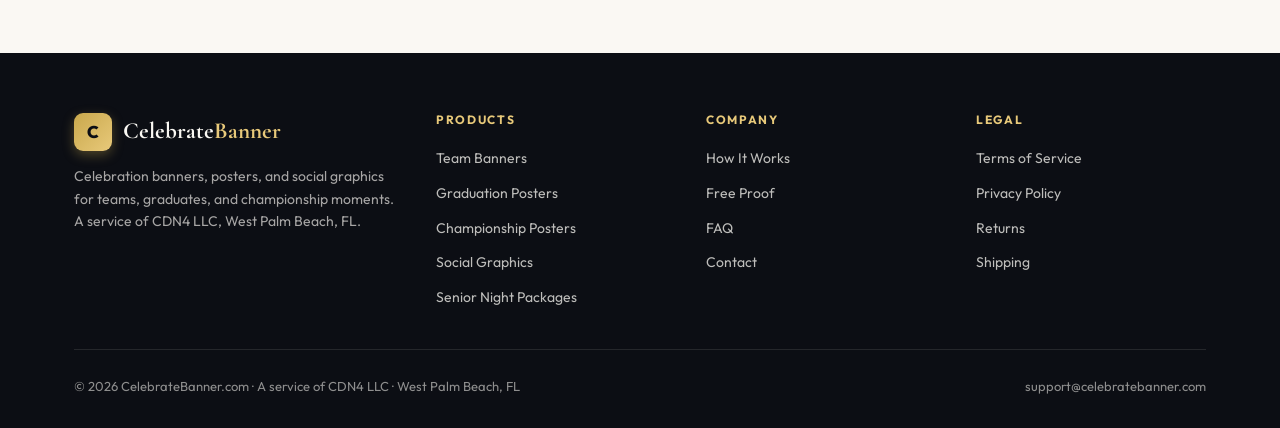
<file: championship-posters.html>
<!doctype html>
<html lang="en">
<head>
<meta charset="utf-8">
<meta name="viewport" content="width=device-width, initial-scale=1">
<title>Championship Posters — CelebrateBanner</title>
<meta name="description" content="Trophy-grade championship posters for state champs, league winners, and tournament finalists. Free proof, premium vinyl print.">
<link rel="preconnect" href="https://fonts.googleapis.com">
<link rel="preconnect" href="https://fonts.gstatic.com" crossorigin>
<link href="https://fonts.googleapis.com/css2?family=Cormorant+Garamond:wght@400;500;600;700&family=Outfit:wght@300;400;500;600;700;800&display=swap" rel="stylesheet">
<style>
:root {
  --obsidian: #0C0E14; --obsidian2: #1B1F2C; --obsidian3: #262B38;
  --gold: #C9A84C; --gold2: #E8C97A; --gold3: #F5E4B0; --gold-dark: #7A6020;
  --ivory: #FAF8F3; --ivory2: #F0EDE4; --white: #FFFFFF;
  --text: #0C0E14; --text-soft: #2F3640; --muted: #5C6370; --light: #9CA3AF;
  --border: rgba(12,14,20,0.09); --border-strong: rgba(12,14,20,0.16);
  --success: #2D7A4F;
  --container: 1180px;
  --radius: 12px; --radius-lg: 20px; --radius-xl: 28px;
  --shadow-sm: 0 2px 8px rgba(12,14,20,0.05);
  --shadow-md: 0 8px 28px rgba(12,14,20,0.10);
  --shadow-lg: 0 22px 60px rgba(12,14,20,0.16);
}
* { box-sizing: border-box; }
html { scroll-behavior: smooth; }
body { font-family: 'Outfit', system-ui, -apple-system, sans-serif; color: var(--text); background: var(--ivory); margin: 0; line-height: 1.55; -webkit-font-smoothing: antialiased; }
img, svg { display: block; max-width: 100%; }
a { color: inherit; text-decoration: none; }
button { font: inherit; cursor: pointer; }
.container { max-width: var(--container); margin: 0 auto; padding: 0 24px; }
h1, h2, h3, h4 { font-family: 'Cormorant Garamond', Georgia, serif; margin: 0; line-height: 1.15; }

.topbar { background: var(--obsidian2); color: rgba(250,248,243,0.75); font-size: 12.5px; padding: 7px 0; border-bottom: 1px solid rgba(201,168,76,0.10); }
.topbar-inner { max-width: var(--container); margin: 0 auto; padding: 0 24px; display: flex; justify-content: space-between; align-items: center; gap: 16px; }
.topbar-tag { display: inline-flex; align-items: center; gap: 8px; }
.topbar-tag::before { content: ''; width: 7px; height: 7px; border-radius: 50%; background: var(--gold2); box-shadow: 0 0 0 3px rgba(232,201,122,0.18); }
.topbar-email { color: var(--gold2); font-weight: 500; transition: 0.18s; }
.topbar-email:hover { color: var(--gold3); }
@media (max-width: 540px) { .topbar { font-size: 11.5px; padding: 5px 0; } .topbar-tag { display: none; } .topbar-inner { justify-content: center; } }

.header { position: sticky; top: 0; z-index: 100; background: rgba(12,14,20,0.96); color: var(--ivory); border-bottom: 1px solid rgba(201,168,76,0.18); backdrop-filter: blur(12px); }
.header-inner { display: flex; align-items: center; justify-content: space-between; padding: 14px 24px; max-width: var(--container); margin: 0 auto; gap: 24px; }
.logo { display: flex; align-items: center; gap: 11px; font-family: 'Cormorant Garamond', serif; font-weight: 700; font-size: 23px; color: var(--ivory); }
.logo-mark { width: 38px; height: 38px; background: linear-gradient(135deg, var(--gold), var(--gold2)); border-radius: 9px; display: flex; align-items: center; justify-content: center; color: var(--obsidian); font-weight: 800; font-family: 'Outfit', sans-serif; font-size: 17px; box-shadow: 0 4px 12px rgba(201,168,76,0.35); }
.logo em { color: var(--gold2); font-style: normal; }
.nav { display: flex; align-items: center; gap: 2px; }
.nav a, .nav-item { display: inline-flex; align-items: center; gap: 6px; padding: 9px 14px; font-size: 14px; font-weight: 500; color: rgba(250,248,243,0.85); border-radius: 8px; transition: 0.18s; cursor: pointer; background: transparent; border: none; }
.nav a:hover, .nav-item:hover { color: var(--gold2); background: rgba(201,168,76,0.08); }
.nav-cta { margin-left: 10px; padding: 11px 22px !important; background: var(--gold) !important; color: var(--obsidian) !important; font-weight: 700; box-shadow: 0 4px 14px rgba(201,168,76,0.30); }
.nav-cta:hover { background: var(--gold2) !important; transform: translateY(-1px); box-shadow: 0 6px 20px rgba(201,168,76,0.45); }
.nav-dropdown { position: relative; }
.nav-dropdown-menu { position: absolute; top: calc(100% + 6px); left: 0; min-width: 250px; background: var(--obsidian2); border: 1px solid rgba(201,168,76,0.22); border-radius: 14px; padding: 8px; box-shadow: var(--shadow-lg); opacity: 0; visibility: hidden; transform: translateY(6px); transition: 0.16s; }
.nav-dropdown:hover .nav-dropdown-menu, .nav-dropdown.open .nav-dropdown-menu { opacity: 1; visibility: visible; transform: translateY(0); }
.nav-dropdown-menu a { display: block; padding: 10px 14px; font-size: 14px; border-radius: 8px; color: rgba(250,248,243,0.88); }
.nav-dropdown-menu a:hover { background: rgba(201,168,76,0.10); color: var(--gold2); }
.nav-dropdown-menu a[aria-current="page"] { background: rgba(201,168,76,0.15); color: var(--gold2); }
.dd-arrow { font-size: 10px; opacity: 0.7; }
.mobile-toggle { display: none; padding: 10px 14px; background: transparent; border: 1px solid rgba(250,248,243,0.20); border-radius: 8px; color: var(--ivory); font-size: 14px; }

.product-hero { position: relative; overflow: hidden; background: linear-gradient(180deg, var(--obsidian) 0%, var(--obsidian2) 100%); color: var(--ivory); padding: 70px 0 80px; }
.product-hero::before { content: ''; position: absolute; inset: 0; background: radial-gradient(80% 60% at 50% 0%, rgba(201,168,76,0.16) 0%, transparent 60%); pointer-events: none; }
.product-hero::after { content: ''; position: absolute; left: 0; right: 0; bottom: 0; height: 1px; background: linear-gradient(90deg, transparent, var(--gold), transparent); }
.product-hero-inner { position: relative; z-index: 2; display: grid; grid-template-columns: 1.4fr 1fr; gap: 56px; align-items: center; }
.product-hero-text .breadcrumb { display: inline-flex; gap: 8px; color: rgba(250,248,243,0.55); font-size: 12.5px; margin-bottom: 22px; align-items: center; }
.product-hero-text .breadcrumb a { color: var(--gold2); }
.product-hero-text .breadcrumb a:hover { color: var(--gold3); }
.product-hero-eyebrow { display: inline-block; padding: 6px 14px; font-size: 11px; font-weight: 700; letter-spacing: 0.15em; text-transform: uppercase; color: var(--gold2); background: rgba(201,168,76,0.10); border: 1px solid rgba(201,168,76,0.30); border-radius: 999px; margin-bottom: 22px; }
.product-hero h1 { font-size: clamp(34px, 5vw, 54px); font-weight: 600; margin-bottom: 18px; }
.product-hero h1 em { font-style: italic; color: var(--gold2); }
.product-hero-tagline { font-size: 17px; color: rgba(250,248,243,0.80); margin-bottom: 30px; max-width: 540px; }
.product-hero-actions { display: flex; gap: 14px; flex-wrap: wrap; align-items: center; margin-bottom: 22px; }
.product-hero-reassure { font-size: 13.5px; color: rgba(250,248,243,0.65); display: inline-flex; align-items: center; gap: 8px; }
.product-hero-reassure::before { content: '✓'; color: var(--gold2); font-weight: 800; }
.product-hero-card { background: rgba(255,255,255,0.04); border: 1px solid rgba(201,168,76,0.22); border-radius: 22px; padding: 32px; backdrop-filter: blur(8px); }
.product-hero-card-icon { width: 64px; height: 64px; border-radius: 16px; background: linear-gradient(135deg, #B22234, #D63951); display: flex; align-items: center; justify-content: center; color: white; margin-bottom: 22px; }
.product-hero-card-icon svg { width: 32px; height: 32px; }
.product-hero-card-row { display: flex; justify-content: space-between; align-items: baseline; padding: 14px 0; border-bottom: 1px dashed rgba(201,168,76,0.20); }
.product-hero-card-row:last-child { border-bottom: none; }
.product-hero-card-label { color: rgba(250,248,243,0.65); font-size: 12px; letter-spacing: 0.08em; text-transform: uppercase; font-weight: 600; }
.product-hero-card-val { color: var(--gold2); font-family: 'Cormorant Garamond', serif; font-size: 20px; font-weight: 700; }

.btn { display: inline-flex; align-items: center; justify-content: center; gap: 8px; padding: 14px 26px; font-size: 15px; font-weight: 600; border-radius: 10px; border: 1px solid transparent; transition: 0.18s; cursor: pointer; text-align: center; line-height: 1.2; }
.btn-primary { background: var(--gold); color: var(--obsidian); box-shadow: 0 6px 20px rgba(201,168,76,0.35); }
.btn-primary:hover { background: var(--gold2); transform: translateY(-2px); box-shadow: 0 10px 28px rgba(201,168,76,0.50); }
.btn-secondary { background: transparent; color: var(--ivory); border-color: rgba(250,248,243,0.30); }
.btn-secondary:hover { border-color: var(--gold2); color: var(--gold2); }
.btn-lg { padding: 17px 32px; font-size: 16px; }
.btn-arrow { transition: 0.18s; }
.btn:hover .btn-arrow { transform: translateX(3px); }

.section { padding: 80px 0; }
.section-head { text-align: center; max-width: 720px; margin: 0 auto 50px; }
.section-eyebrow { display: inline-block; color: var(--gold-dark); font-size: 12px; font-weight: 800; letter-spacing: 0.18em; text-transform: uppercase; margin-bottom: 14px; }
.section-title { font-size: clamp(28px, 4vw, 42px); font-weight: 600; margin-bottom: 14px; }
.section-title em { font-style: italic; color: var(--gold-dark); }
.section-sub { color: var(--muted); font-size: 16.5px; line-height: 1.6; }
.section-alt { background: var(--white); }

.examples-grid { display: grid; grid-template-columns: repeat(auto-fit, minmax(240px, 1fr)); gap: 22px; }
.example-card { background: var(--white); border: 1px solid var(--border); border-radius: var(--radius-lg); padding: 18px 18px 22px; transition: 0.22s; }
.example-card:hover { transform: translateY(-4px); box-shadow: var(--shadow-md); border-color: rgba(201,168,76,0.30); }
.example-preview { position: relative; overflow: hidden; border-radius: 12px; background: linear-gradient(180deg, var(--obsidian), var(--obsidian2)); padding: 14px; box-shadow: inset 0 0 0 1px rgba(201,168,76,0.20); }
.example-preview--team { aspect-ratio: 3/2; }
.example-preview--grad { aspect-ratio: 3/4; }
.example-preview--social { aspect-ratio: 1/1; }
.example-meta { padding: 16px 4px 0; }
.example-meta h3 { font-family: 'Outfit', sans-serif; font-size: 16px; font-weight: 700; margin-bottom: 4px; color: var(--text); }
.example-meta p { color: var(--muted); font-size: 13.5px; margin: 0; }
.ex-cell { border-radius: 3px; min-height: 0; }
.ex-grid-team { position: absolute; bottom: 14px; left: 14px; right: 14px; top: 44px; display: grid; grid-template-columns: repeat(3, 1fr); grid-template-rows: repeat(2, 1fr); gap: 4px; }
.ex-team-title { position: absolute; top: 12px; left: 14px; right: 14px; color: var(--gold2); font-family: 'Cormorant Garamond', serif; font-size: 13px; font-weight: 700; text-align: center; letter-spacing: 0.08em; }
.ex-grad-hero { position: absolute; top: 14px; left: 14px; right: 14px; height: 52%; border-radius: 6px; }
.ex-grad-name { position: absolute; top: calc(52% + 22px); left: 14px; right: 14px; text-align: center; color: var(--gold2); font-family: 'Cormorant Garamond', serif; font-size: 15px; font-style: italic; font-weight: 700; }
.ex-grad-class { position: absolute; top: calc(52% + 44px); left: 14px; right: 14px; text-align: center; color: rgba(250,248,243,0.55); font-size: 9.5px; letter-spacing: 0.18em; font-weight: 600; }
.ex-grad-collage { position: absolute; bottom: 14px; left: 14px; right: 14px; display: grid; grid-template-columns: repeat(4, 1fr); gap: 3px; }
.ex-grad-collage .ex-cell { aspect-ratio: 3/4; }
.ex-champ-trophy { position: absolute; top: 16px; left: 0; right: 0; text-align: center; font-size: 28px; }
.ex-champ-headline { position: absolute; top: 52px; left: 14px; right: 14px; text-align: center; color: var(--gold2); font-family: 'Cormorant Garamond', serif; font-size: 20px; font-weight: 700; letter-spacing: 0.05em; }
.ex-champ-collage { position: absolute; top: 92px; bottom: 30px; left: 14px; right: 14px; display: grid; grid-template-columns: repeat(3, 1fr); grid-template-rows: repeat(2, 1fr); gap: 3px; }
.ex-champ-tag { position: absolute; bottom: 10px; left: 14px; right: 14px; text-align: center; color: rgba(250,248,243,0.55); font-size: 9px; letter-spacing: 0.18em; font-weight: 600; }
.ex-social-photo { position: absolute; inset: 14px; border-radius: 8px; }
.ex-social-overlay { position: absolute; left: 14px; right: 14px; bottom: 14px; padding: 12px; background: linear-gradient(0deg, rgba(12,14,20,0.92), rgba(12,14,20,0)); border-radius: 0 0 8px 8px; text-align: center; }
.ex-social-tag { color: var(--gold2); font-size: 11px; letter-spacing: 0.18em; font-weight: 700; }
.ex-social-year { color: var(--ivory); font-family: 'Cormorant Garamond', serif; font-size: 17px; font-weight: 700; }

.includes-list { max-width: 760px; margin: 0 auto; list-style: none; padding: 0; }
.includes-list li { display: flex; gap: 16px; padding: 18px 22px; background: var(--white); border: 1px solid var(--border); border-radius: 14px; margin-bottom: 10px; align-items: flex-start; font-size: 15.5px; color: var(--text-soft); }
.includes-list svg { width: 24px; height: 24px; color: var(--success); flex-shrink: 0; }

.steps { display: grid; grid-template-columns: repeat(auto-fit, minmax(190px, 1fr)); gap: 22px; }
.step { background: var(--white); border: 1px solid var(--border); border-radius: var(--radius-lg); padding: 26px 22px; }
.step-num { width: 44px; height: 44px; border-radius: 50%; background: linear-gradient(135deg, var(--gold), var(--gold2)); color: var(--obsidian); display: flex; align-items: center; justify-content: center; font-weight: 800; font-size: 18px; margin-bottom: 18px; box-shadow: 0 4px 14px rgba(201,168,76,0.30); }
.step-title { font-family: 'Outfit', sans-serif; font-size: 16.5px; font-weight: 700; margin-bottom: 6px; color: var(--text); }
.step-desc { font-size: 14px; color: var(--muted); line-height: 1.55; }

.trust-strip { background: linear-gradient(135deg, var(--obsidian), var(--obsidian2)); color: var(--ivory); border-radius: 22px; padding: 48px 40px; }
.trust-strip-head { text-align: center; margin-bottom: 36px; }
.trust-strip-head .section-eyebrow { color: var(--gold2); }
.trust-strip-head h2 { font-size: clamp(26px, 4vw, 36px); font-weight: 600; }
.trust-strip-head h2 em { color: var(--gold2); font-style: italic; }
.trust-strip-grid { display: grid; grid-template-columns: repeat(auto-fit, minmax(220px, 1fr)); gap: 22px; }
.trust-strip-item { display: flex; align-items: flex-start; gap: 14px; }
.trust-strip-icon { flex-shrink: 0; width: 38px; height: 38px; border-radius: 10px; background: rgba(201,168,76,0.16); display: flex; align-items: center; justify-content: center; color: var(--gold2); }
.trust-strip-icon svg { width: 18px; height: 18px; }
.trust-strip-text { color: rgba(250,248,243,0.85); font-size: 14.5px; font-weight: 500; }

.faq { max-width: 800px; margin: 0 auto; }
.faq-item { border-bottom: 1px solid var(--border); }
.faq-item:first-child { border-top: 1px solid var(--border); }
.faq-q { width: 100%; background: none; border: none; padding: 22px 0; display: flex; justify-content: space-between; align-items: center; gap: 16px; text-align: left; font-family: 'Outfit', sans-serif; font-size: 17px; font-weight: 600; color: var(--text); transition: 0.18s; }
.faq-q:hover { color: var(--gold-dark); }
.faq-icon { width: 30px; height: 30px; border-radius: 50%; background: var(--ivory2); display: flex; align-items: center; justify-content: center; flex-shrink: 0; transition: 0.18s; font-size: 17px; line-height: 1; color: var(--gold-dark); }
.faq-item.open .faq-icon { background: var(--gold); color: var(--obsidian); transform: rotate(45deg); }
.faq-a { max-height: 0; overflow: hidden; transition: max-height 0.3s ease, padding 0.3s ease; color: var(--muted); font-size: 15px; line-height: 1.65; }
.faq-item.open .faq-a { max-height: 400px; padding: 0 0 22px; }

.cta-band { background: linear-gradient(135deg, var(--obsidian) 0%, var(--obsidian2) 100%); color: var(--ivory); padding: 56px 24px; text-align: center; border-radius: 24px; position: relative; overflow: hidden; }
.cta-band::before { content: ''; position: absolute; inset: 0; background: radial-gradient(60% 80% at 50% 0%, rgba(201,168,76,0.18), transparent 70%); pointer-events: none; }
.cta-band-inner { position: relative; z-index: 2; max-width: 640px; margin: 0 auto; }
.cta-band h2 { font-size: clamp(26px, 4vw, 38px); font-weight: 600; margin-bottom: 14px; }
.cta-band h2 em { color: var(--gold2); font-style: italic; }
.cta-band p { color: rgba(250,248,243,0.75); font-size: 15.5px; margin-bottom: 26px; }
.cta-band-reassure { margin-top: 16px; font-size: 13px; color: rgba(250,248,243,0.60); display: inline-flex; align-items: center; gap: 8px; }
.cta-band-reassure::before { content: '✓'; color: var(--gold2); font-weight: 800; }

.footer { background: var(--obsidian); color: var(--ivory); padding: 60px 0 32px; }
.footer-grid { display: grid; grid-template-columns: 1.4fr 1fr 1fr 1fr; gap: 40px; padding-bottom: 40px; border-bottom: 1px solid rgba(250,248,243,0.10); }
.footer-brand .logo { margin-bottom: 14px; }
.footer-tagline { color: rgba(250,248,243,0.65); font-size: 14px; line-height: 1.6; max-width: 320px; }
.footer-col h4 { font-family: 'Outfit', sans-serif; font-size: 12px; font-weight: 700; letter-spacing: 0.14em; text-transform: uppercase; color: var(--gold2); margin: 0 0 18px; }
.footer-col ul { list-style: none; padding: 0; margin: 0; display: flex; flex-direction: column; gap: 10px; }
.footer-col a { color: rgba(250,248,243,0.75); font-size: 14px; transition: 0.18s; }
.footer-col a:hover { color: var(--gold2); }
.footer-bottom { display: flex; justify-content: space-between; align-items: center; flex-wrap: wrap; gap: 14px; padding-top: 26px; font-size: 13px; color: rgba(250,248,243,0.55); }
.footer-legal { display: flex; gap: 22px; flex-wrap: wrap; }

@media (max-width: 880px) {
  .nav { display: none; position: absolute; top: 100%; right: 24px; left: 24px; flex-direction: column; align-items: stretch; gap: 4px; background: var(--obsidian2); border: 1px solid rgba(201,168,76,0.22); border-radius: 14px; padding: 14px; box-shadow: var(--shadow-lg); }
  .nav.open { display: flex; }
  .nav a, .nav-item { padding: 12px 16px; }
  .nav-dropdown-menu { position: static; opacity: 1; visibility: visible; transform: none; box-shadow: none; border: none; background: rgba(201,168,76,0.05); margin-top: 6px; }
  .mobile-toggle { display: inline-flex; }
  .nav-cta { margin: 8px 0 0; text-align: center; justify-content: center; }
  .product-hero { padding: 50px 0 60px; }
  .product-hero-inner { grid-template-columns: 1fr; gap: 32px; }
  .section { padding: 60px 0; }
  .footer-grid { grid-template-columns: 1fr 1fr; gap: 30px 24px; }
}
@media (max-width: 540px) { .footer-grid { grid-template-columns: 1fr; } .product-hero-actions .btn { width: 100%; } }

.example-preview { padding: 0 !important; }
.example-preview img { width: 100%; height: 100%; object-fit: cover; display: block; border-radius: inherit; }
</style>
</head>
<body>

<div class="topbar">
  <div class="topbar-inner">
    <span class="topbar-tag">Free proof — no payment required to see your design.</span>
    <a href="mailto:support@celebratebanner.com" class="topbar-email">support@celebratebanner.com</a>
  </div>
</div>

<header class="header">
  <div class="header-inner">
    <a href="/" class="logo" aria-label="CelebrateBanner home">
      <span class="logo-mark">C</span>
      <span>Celebrate<em>Banner</em></span>
    </a>
    <button class="mobile-toggle" id="nav-toggle" aria-label="Toggle menu" aria-expanded="false">☰ Menu</button>
    <nav class="nav" id="primary-nav" aria-label="Primary">
      <div class="nav-dropdown">
        <button class="nav-item" aria-haspopup="true" aria-expanded="false">Products <span class="dd-arrow">▾</span></button>
        <div class="nav-dropdown-menu" role="menu">
          <a href="/team-banners.html" role="menuitem">Team Banners</a>
          <a href="/graduation-posters.html" role="menuitem">Graduation Posters</a>
          <a href="/championship-posters.html" role="menuitem" aria-current="page">Championship Posters</a>
          <a href="/social-graphics.html" role="menuitem">Social Graphics</a>
          <a href="/senior-night-packages.html" role="menuitem">Senior Night Packages</a>
        </div>
      </div>
      <a href="/#how-it-works">How It Works</a>
      <a href="/#free-proof">Free Proof</a>
      <a href="/#faq">FAQ</a>
      <a href="mailto:support@celebratebanner.com">Contact</a>
      <a href="https://app.celebratebanner.com/index.html" class="nav-cta">Start Free Proof</a>
    </nav>
  </div>
</header>

<section class="product-hero">
  <div class="container product-hero-inner">
    <div class="product-hero-text">
      <div class="breadcrumb"><a href="/">Home</a> <span>›</span> <a href="/#products">Products</a> <span>›</span> <span>Championship Posters</span></div>
      <span class="product-hero-eyebrow">For champions</span>
      <h1>Championship posters <em>that lock in the victory</em></h1>
      <p class="product-hero-tagline">Trophy-grade celebration art for state champs, league winners, and tournament finalists. Stadium-energy backgrounds, year and division recognition, full roster.</p>
      <div class="product-hero-actions">
        <a href="https://app.celebratebanner.com/index.html" class="btn btn-primary btn-lg">Start Free Proof <span class="btn-arrow">→</span></a>
        <a href="#examples" class="btn btn-secondary btn-lg">See Examples</a>
      </div>
      <div class="product-hero-reassure">No payment required to see your proof.</div>
    </div>
    <aside class="product-hero-card">
      <div class="product-hero-card-icon"><svg viewBox="0 0 24 24" fill="none" stroke="currentColor" stroke-width="2" stroke-linecap="round" stroke-linejoin="round"><path d="M6 9H4.5a2.5 2.5 0 0 1 0-5H6"/><path d="M18 9h1.5a2.5 2.5 0 0 0 0-5H18"/><path d="M4 22h16"/><path d="M10 14.66V17c0 .55-.47.98-.97 1.21C7.85 18.75 7 20.24 7 22"/><path d="M14 14.66V17c0 .55.47.98.97 1.21C16.15 18.75 17 20.24 17 22"/><path d="M18 2H6v7a6 6 0 0 0 12 0V2z"/></svg></div>
      <div class="product-hero-card-row"><span class="product-hero-card-label">Product</span><span class="product-hero-card-val">Championship Posters</span></div>
      <div class="product-hero-card-row"><span class="product-hero-card-label">From</span><span class="product-hero-card-val">$49.98</span></div>
      <div class="product-hero-card-row"><span class="product-hero-card-label">Format</span><span class="product-hero-card-val" style="font-size:15px;">24×36" premium vinyl</span></div>
    </aside>
  </div>
</section>

<section class="section section-alt" id="examples">
  <div class="container">
    <div class="section-head">
      <span class="section-eyebrow">Example Layouts</span>
      <h2 class="section-title">See what a finished <em>championship poster</em> looks like</h2>
      <p class="section-sub">Trophy iconography front-and-center, year and division clearly tagged, full roster grid below. Stadium-energy palette of navy, red, and gold.</p>
    </div>
    <div class="examples-grid">
      <article class="example-card">
        <div class="example-preview example-preview--grad">
          <img src="/assets/showcase/2026-state-champs-product.png" alt="2026 State Champions poster sample design — full-size print preview with trophy, "CHAMPIONS" headline, team name, score, and 4×2 roster grid, "SAMPLE DESIGN" badge" loading="lazy">
        </div>
        <div class="example-meta"><h3>Print Poster Preview</h3><p>24×36" premium vinyl · 900×1200</p></div>
      </article>
      <article class="example-card">
        <div class="example-preview example-preview--grad">
          <img src="/assets/showcase/2026-state-champs-hero.png" alt="2026 State Champions poster sample design — condensed homepage card preview, "SAMPLE DESIGN" badge" loading="lazy">
        </div>
        <div class="example-meta"><h3>Homepage Card Preview</h3><p>Web preview · 600×800</p></div>
      </article>
      <article class="example-card">
        <div class="example-preview example-preview--social">
          <img src="/assets/showcase/2026-state-champs-social.png" alt="2026 State Champions social graphic sample design — 1:1 Instagram-ready square with trophy, "CHAMPIONS", and roster grid, "SAMPLE DESIGN" badge" loading="lazy">
        </div>
        <div class="example-meta"><h3>Social Pack</h3><p>IG-ready square · 1080×1080</p></div>
      </article>
    </div>
  </div>
</section>

<section class="section" id="included">
  <div class="container">
    <div class="section-head">
      <span class="section-eyebrow">What You Get</span>
      <h2 class="section-title">What's Included</h2>
      <p class="section-sub">A premium-tier celebration piece — heavy vinyl, trophy graphics, and recognition for every player on the squad.</p>
    </div>
    <ul class="includes-list">
      <li><svg viewBox="0 0 24 24" fill="none" stroke="currentColor" stroke-width="2.5" stroke-linecap="round" stroke-linejoin="round"><path d="M20 6L9 17l-5-5"/></svg>Trophy graphics + stadium-energy background</li>
      <li><svg viewBox="0 0 24 24" fill="none" stroke="currentColor" stroke-width="2.5" stroke-linecap="round" stroke-linejoin="round"><path d="M20 6L9 17l-5-5"/></svg>Year, division, and championship-tier text recognition</li>
      <li><svg viewBox="0 0 24 24" fill="none" stroke="currentColor" stroke-width="2.5" stroke-linecap="round" stroke-linejoin="round"><path d="M20 6L9 17l-5-5"/></svg>Hero player or trophy shot up top, full roster collage below</li>
      <li><svg viewBox="0 0 24 24" fill="none" stroke="currentColor" stroke-width="2.5" stroke-linecap="round" stroke-linejoin="round"><path d="M20 6L9 17l-5-5"/></svg>Up to 50 photos (1 hero + 49 supporting)</li>
      <li><svg viewBox="0 0 24 24" fill="none" stroke="currentColor" stroke-width="2.5" stroke-linecap="round" stroke-linejoin="round"><path d="M20 6L9 17l-5-5"/></svg>Navy + red + gold championship palette</li>
      <li><svg viewBox="0 0 24 24" fill="none" stroke="currentColor" stroke-width="2.5" stroke-linecap="round" stroke-linejoin="round"><path d="M20 6L9 17l-5-5"/></svg>Premium 13oz vinyl, indoor-locker-room and outdoor durable</li>
      <li><svg viewBox="0 0 24 24" fill="none" stroke="currentColor" stroke-width="2.5" stroke-linecap="round" stroke-linejoin="round"><path d="M20 6L9 17l-5-5"/></svg>300 DPI CMYK, 0.125" bleed, ready for printing</li>
      <li><svg viewBox="0 0 24 24" fill="none" stroke="currentColor" stroke-width="2.5" stroke-linecap="round" stroke-linejoin="round"><path d="M20 6L9 17l-5-5"/></svg>Free preview proof — approve before any charge</li>
    </ul>
  </div>
</section>

<section class="section section-alt" id="how-it-works">
  <div class="container">
    <div class="section-head">
      <span class="section-eyebrow">How It Works</span>
      <h2 class="section-title">Five steps to a <em>finished</em> championship poster</h2>
      <p class="section-sub">No design skills, no agency markup, no waiting. You approve the proof before any payment leaves your card.</p>
    </div>
    <div class="steps">
      <div class="step"><div class="step-num">1</div><div class="step-title">Choose Championship Posters</div><div class="step-desc">Pick the product and your theme to start.</div></div>
      <div class="step"><div class="step-num">2</div><div class="step-title">Upload photos</div><div class="step-desc">Drag and drop hero + supporting shots.</div></div>
      <div class="step"><div class="step-num">3</div><div class="step-title">Customize text</div><div class="step-desc">Add names, dates, scores, school colors.</div></div>
      <div class="step"><div class="step-num">4</div><div class="step-title">Preview your proof</div><div class="step-desc">See your design at 300 DPI before any charge.</div></div>
      <div class="step"><div class="step-num">5</div><div class="step-title">Pay only when you approve</div><div class="step-desc">Secure checkout only after you approve.</div></div>
    </div>
  </div>
</section>

<section class="section" id="trust">
  <div class="container">
    <div class="trust-strip">
      <div class="trust-strip-head">
        <span class="section-eyebrow">Why It's Safe</span>
        <h2>Risk-free from upload <em>to approval</em></h2>
      </div>
      <div class="trust-strip-grid">
        <div class="trust-strip-item">
          <div class="trust-strip-icon"><svg viewBox="0 0 24 24" fill="none" stroke="currentColor" stroke-width="2.2" stroke-linecap="round" stroke-linejoin="round"><path d="M9 11l3 3L22 4"/><path d="M21 12v7a2 2 0 0 1-2 2H5a2 2 0 0 1-2-2V5a2 2 0 0 1 2-2h11"/></svg></div>
          <div class="trust-strip-text">Free proof before you pay.</div>
        </div>
        <div class="trust-strip-item">
          <div class="trust-strip-icon"><svg viewBox="0 0 24 24" fill="none" stroke="currentColor" stroke-width="2.2" stroke-linecap="round" stroke-linejoin="round"><path d="M12 22s8-4 8-10V5l-8-3-8 3v7c0 6 8 10 8 10z"/></svg></div>
          <div class="trust-strip-text">No payment required to see your proof.</div>
        </div>
        <div class="trust-strip-item">
          <div class="trust-strip-icon"><svg viewBox="0 0 24 24" fill="none" stroke="currentColor" stroke-width="2.2" stroke-linecap="round" stroke-linejoin="round"><path d="M5 12l5 5L20 7"/></svg></div>
          <div class="trust-strip-text">Approve your design before ordering.</div>
        </div>
        <div class="trust-strip-item">
          <div class="trust-strip-icon"><svg viewBox="0 0 24 24" fill="none" stroke="currentColor" stroke-width="2.2" stroke-linecap="round" stroke-linejoin="round"><rect x="3" y="11" width="18" height="11" rx="2"/><path d="M7 11V7a5 5 0 0 1 10 0v4"/></svg></div>
          <div class="trust-strip-text">Secure checkout only after you approve.</div>
        </div>
      </div>
    </div>
  </div>
</section>

<section class="section section-alt" id="faq">
  <div class="container">
    <div class="section-head">
      <span class="section-eyebrow">FAQ</span>
      <h2 class="section-title">Frequently <em>asked</em></h2>
      <p class="section-sub">The most common questions about Championship Posters.</p>
    </div>
    <div class="faq">
      <div class="faq-item">
        <button class="faq-q" aria-expanded="false">Which championship tiers does this cover? <span class="faq-icon" aria-hidden="true">+</span></button>
        <div class="faq-a">State, regional, conference, district, league, and tournament. The Design step lets you set the exact tier text.</div>
      </div>
      <div class="faq-item">
        <button class="faq-q" aria-expanded="false">Can I include the year and division? <span class="faq-icon" aria-hidden="true">+</span></button>
        <div class="faq-a">Yes. Both are personalizable fields. We default to current year and let you override.</div>
      </div>
      <div class="faq-item">
        <button class="faq-q" aria-expanded="false">Can alumni order their own copies? <span class="faq-icon" aria-hidden="true">+</span></button>
        <div class="faq-a">Yes. Email support@celebratebanner.com after the team order is placed and we'll set up a bulk alumni-rate link.</div>
      </div>
      <div class="faq-item">
        <button class="faq-q" aria-expanded="false">Premium vinyl — what does that mean? <span class="faq-icon" aria-hidden="true">+</span></button>
        <div class="faq-a">Heavier 13oz vinyl, fully UV-stable, suitable for locker rooms, gym walls, and outdoor banners. Standard banners use 8oz.</div>
      </div>
      <div class="faq-item">
        <button class="faq-q" aria-expanded="false">Can the roster be in helmets or full uniforms? <span class="faq-icon" aria-hidden="true">+</span></button>
        <div class="faq-a">Yes. The layout engine adapts to any photo — headshots, action shots, full-uniform team photos. Mix freely.</div>
      </div>
    </div>
  </div>
</section>

<section class="section">
  <div class="container">
    <div class="cta-band">
      <div class="cta-band-inner">
        <span class="product-hero-eyebrow" style="margin-bottom:14px;">Ready to start?</span>
        <h2>Your <em>Championship Posters</em> proof, on the house</h2>
        <p>Upload photos, customize text, and review the finished design before any payment.</p>
        <a href="https://app.celebratebanner.com/index.html" class="btn btn-primary btn-lg">Start Free Proof <span class="btn-arrow">→</span></a>
        <div class="cta-band-reassure">No payment required to see your proof. Approve your design before ordering.</div>
      </div>
    </div>
  </div>
</section>

<footer class="footer" id="contact">
  <div class="container">
    <div class="footer-grid">
      <div class="footer-brand">
        <a href="/" class="logo">
          <span class="logo-mark">C</span>
          <span>Celebrate<em>Banner</em></span>
        </a>
        <p class="footer-tagline">Celebration banners, posters, and social graphics for teams, graduates, and championship moments. A service of CDN4 LLC, West Palm Beach, FL.</p>
      </div>
      <div class="footer-col">
        <h4>Products</h4>
        <ul>
          <li><a href="/team-banners.html">Team Banners</a></li>
          <li><a href="/graduation-posters.html">Graduation Posters</a></li>
          <li><a href="/championship-posters.html">Championship Posters</a></li>
          <li><a href="/social-graphics.html">Social Graphics</a></li>
          <li><a href="/senior-night-packages.html">Senior Night Packages</a></li>
        </ul>
      </div>
      <div class="footer-col">
        <h4>Company</h4>
        <ul>
          <li><a href="/#how-it-works">How It Works</a></li>
          <li><a href="/#free-proof">Free Proof</a></li>
          <li><a href="/#faq">FAQ</a></li>
          <li><a href="mailto:support@celebratebanner.com">Contact</a></li>
        </ul>
      </div>
      <div class="footer-col">
        <h4>Legal</h4>
        <ul>
          <li><a href="/terms.html">Terms of Service</a></li>
          <li><a href="/privacy.html">Privacy Policy</a></li>
          <li><a href="/returns.html">Returns</a></li>
          <li><a href="/shipping.html">Shipping</a></li>
        </ul>
      </div>
    </div>
    <div class="footer-bottom">
      <div>© <span id="year">2026</span> CelebrateBanner.com · A service of CDN4 LLC · West Palm Beach, FL</div>
      <div class="footer-legal">
        <a href="mailto:support@celebratebanner.com">support@celebratebanner.com</a>
      </div>
    </div>
  </div>
</footer>

<script>
(function(){
  const toggle = document.getElementById('nav-toggle');
  const nav = document.getElementById('primary-nav');
  if(!toggle || !nav) return;
  toggle.addEventListener('click', () => {
    const open = nav.classList.toggle('open');
    toggle.setAttribute('aria-expanded', String(open));
  });
  nav.querySelectorAll('a').forEach(a => a.addEventListener('click', () => {
    if (window.innerWidth <= 880) { nav.classList.remove('open'); toggle.setAttribute('aria-expanded','false'); }
  }));
})();
document.querySelectorAll('.faq-q').forEach(btn => {
  btn.addEventListener('click', () => {
    const item = btn.closest('.faq-item');
    const open = item.classList.toggle('open');
    btn.setAttribute('aria-expanded', String(open));
  });
});
document.getElementById('year').textContent = new Date().getFullYear();
</script>
</body>
</html>
</file>
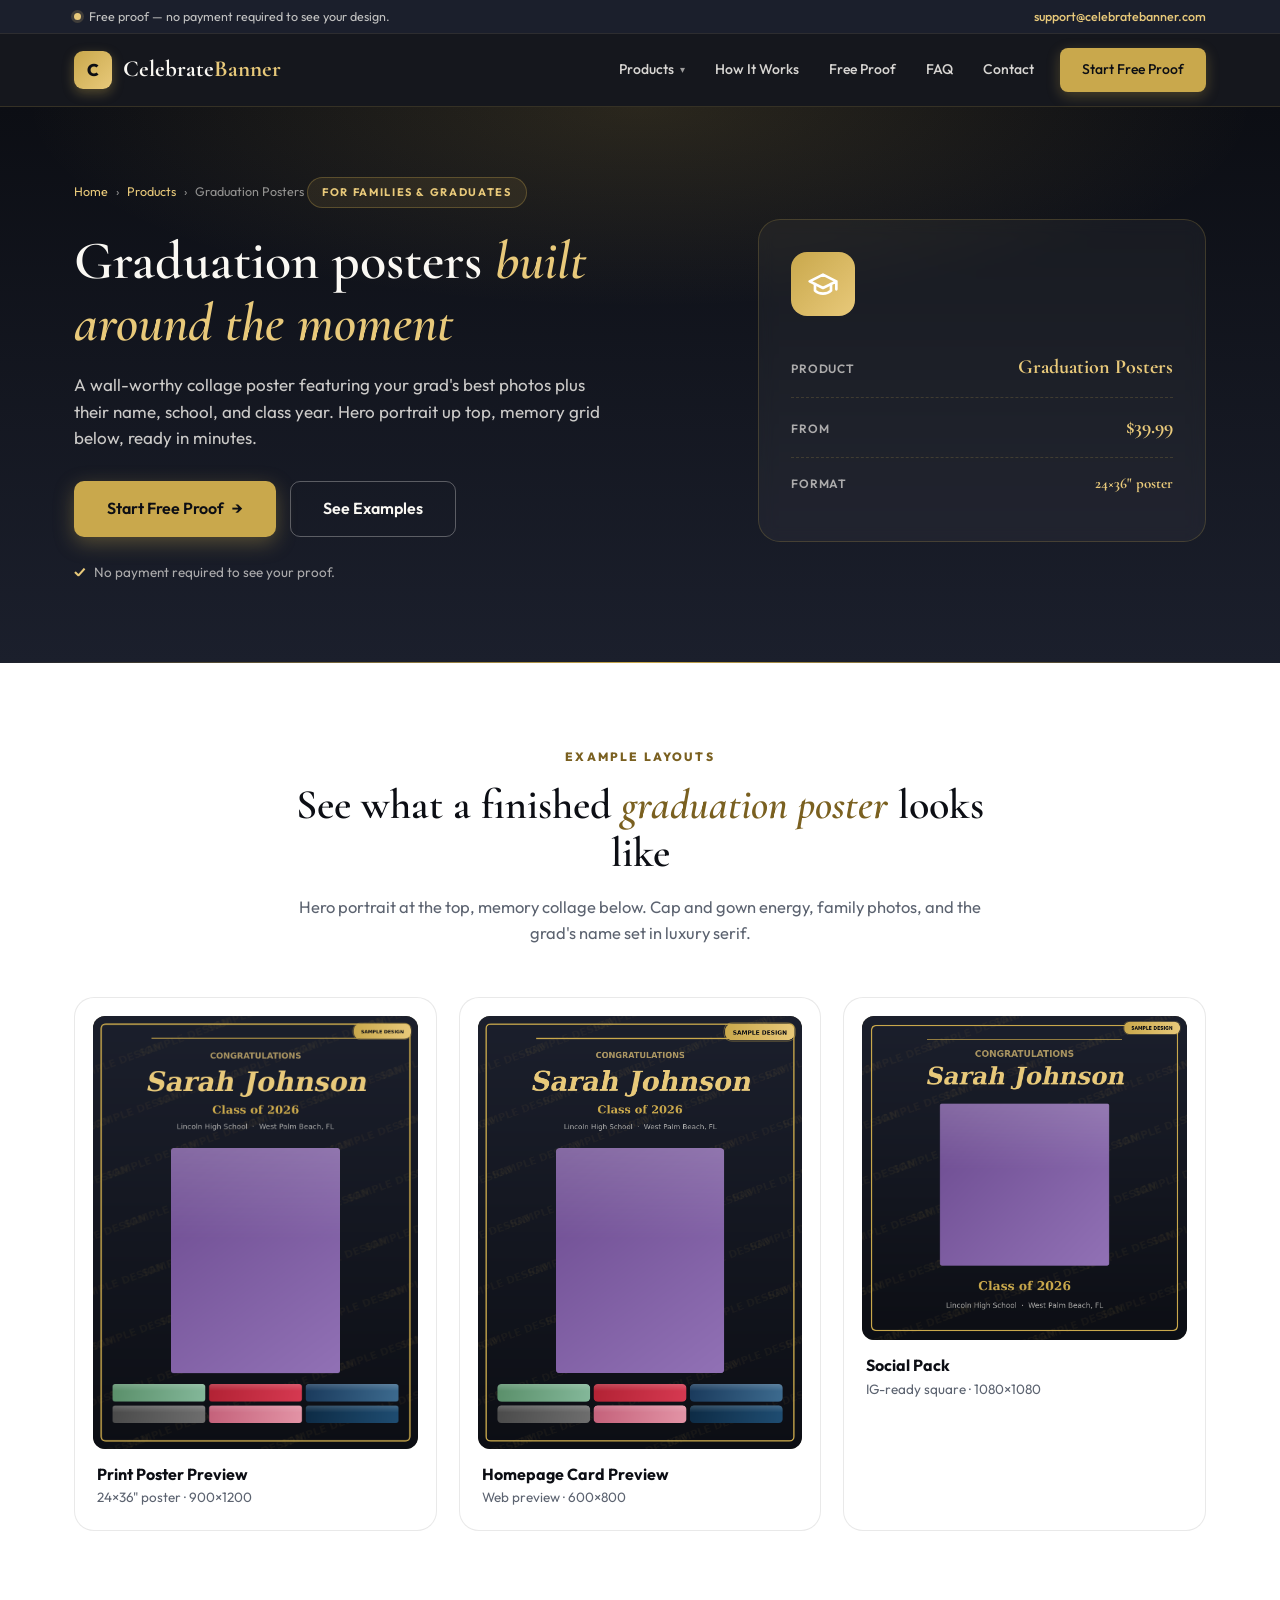
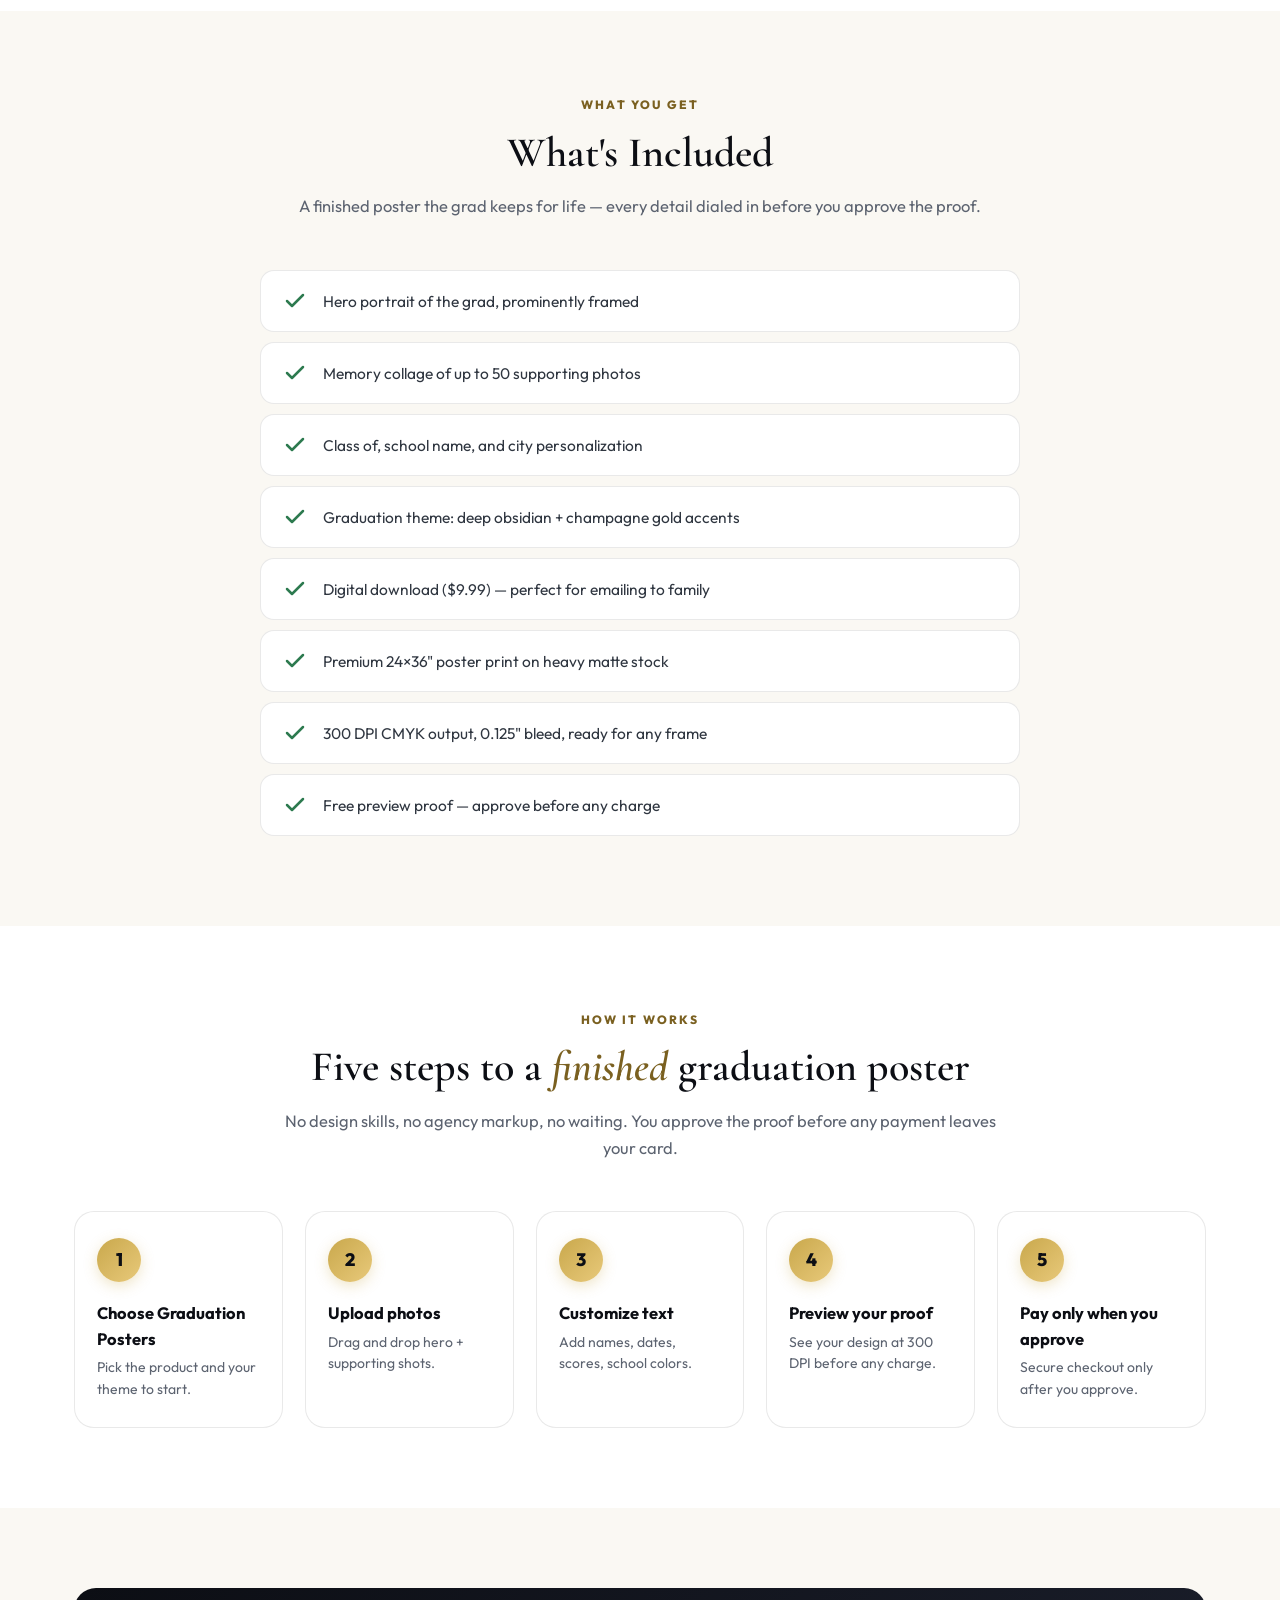
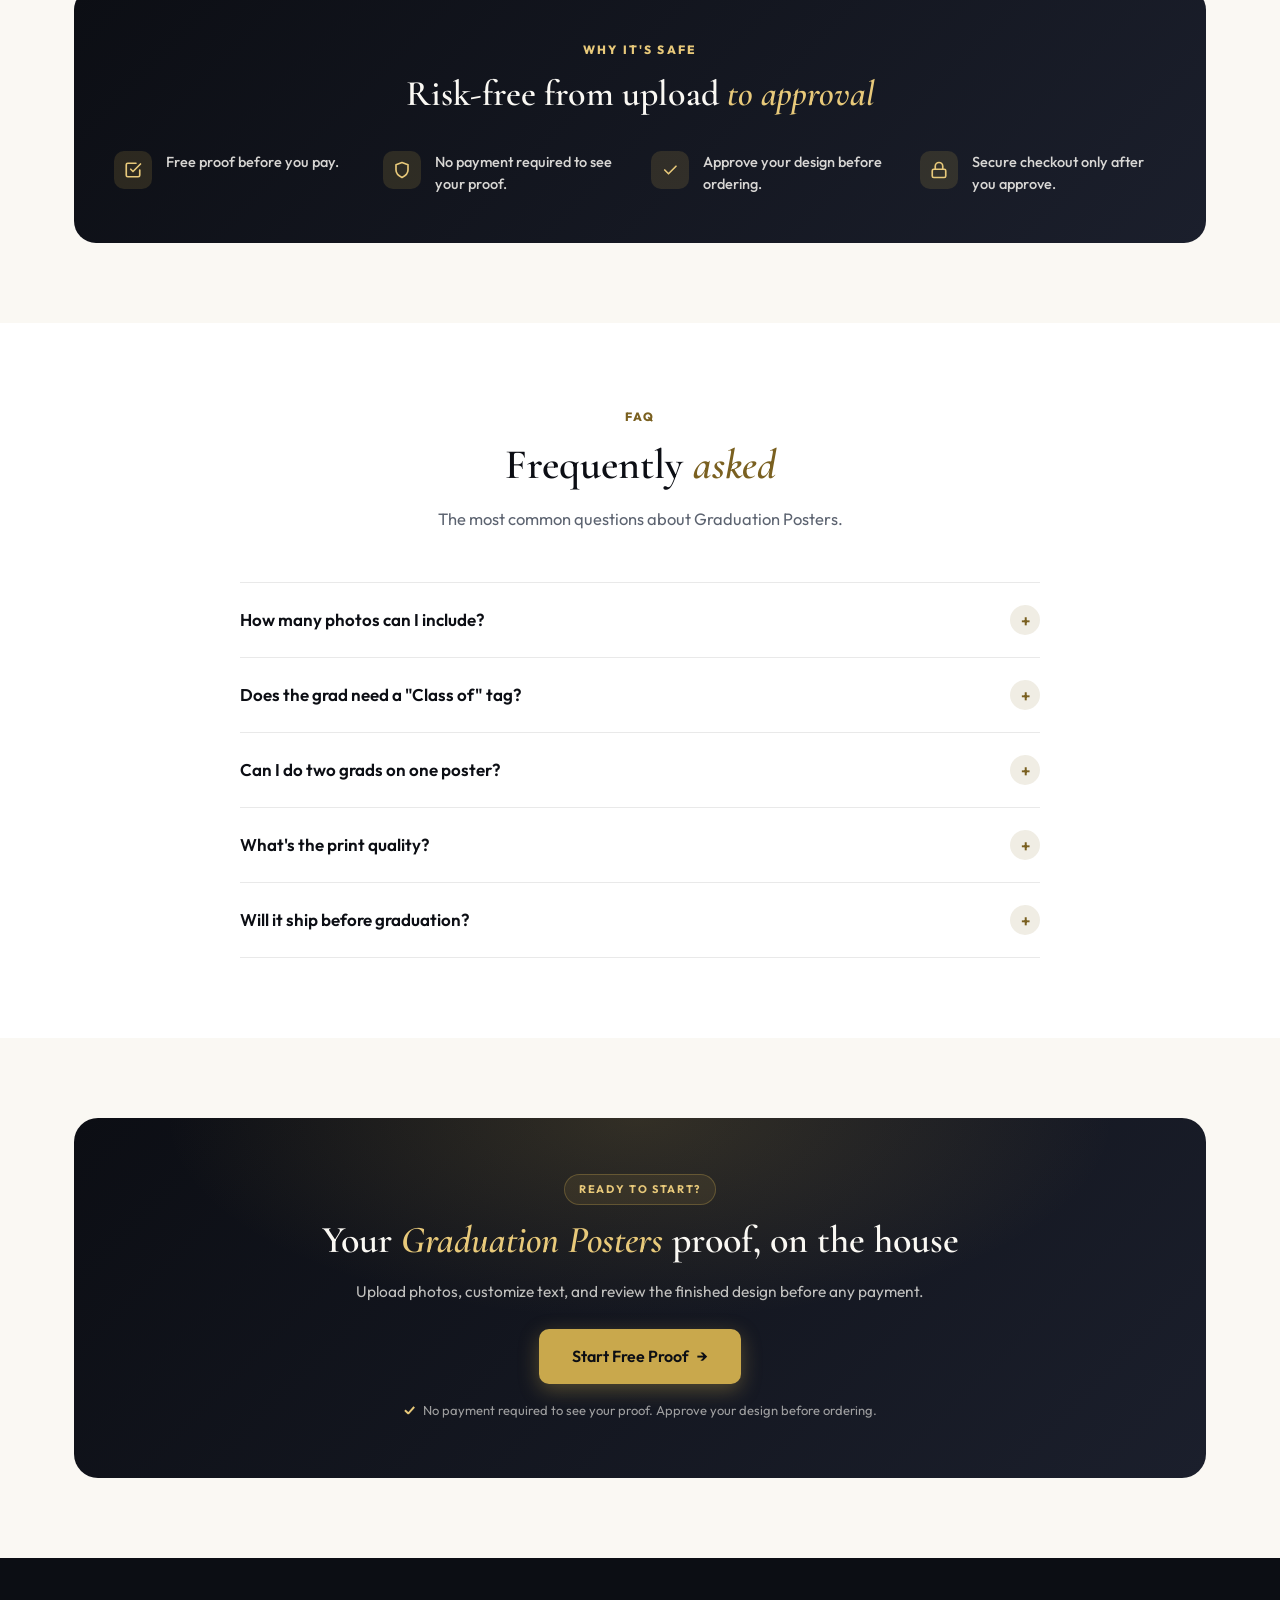
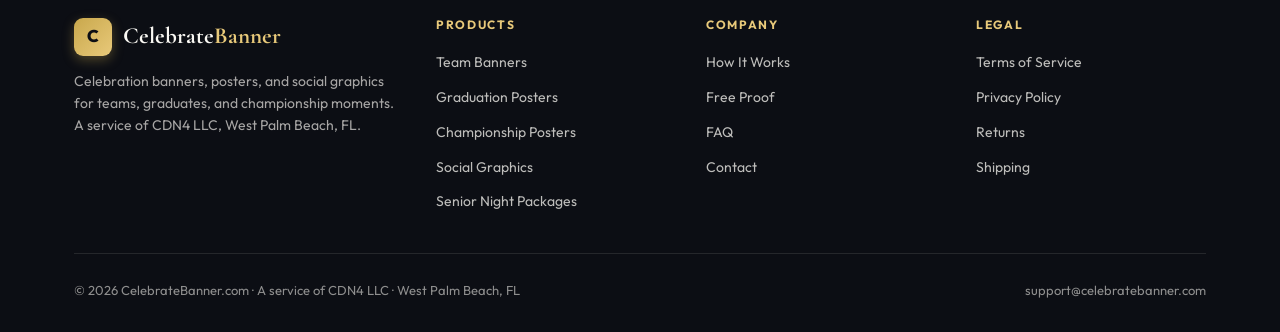
<file: graduation-posters.html>
<!doctype html>
<html lang="en">
<head>
<meta charset="utf-8">
<meta name="viewport" content="width=device-width, initial-scale=1">
<title>Graduation Posters — CelebrateBanner</title>
<meta name="description" content="Custom graduation posters featuring the graduate plus a memory collage. Class of 2026 ready, print or digital, free proof.">
<link rel="preconnect" href="https://fonts.googleapis.com">
<link rel="preconnect" href="https://fonts.gstatic.com" crossorigin>
<link href="https://fonts.googleapis.com/css2?family=Cormorant+Garamond:wght@400;500;600;700&family=Outfit:wght@300;400;500;600;700;800&display=swap" rel="stylesheet">
<style>
:root {
  --obsidian: #0C0E14; --obsidian2: #1B1F2C; --obsidian3: #262B38;
  --gold: #C9A84C; --gold2: #E8C97A; --gold3: #F5E4B0; --gold-dark: #7A6020;
  --ivory: #FAF8F3; --ivory2: #F0EDE4; --white: #FFFFFF;
  --text: #0C0E14; --text-soft: #2F3640; --muted: #5C6370; --light: #9CA3AF;
  --border: rgba(12,14,20,0.09); --border-strong: rgba(12,14,20,0.16);
  --success: #2D7A4F;
  --container: 1180px;
  --radius: 12px; --radius-lg: 20px; --radius-xl: 28px;
  --shadow-sm: 0 2px 8px rgba(12,14,20,0.05);
  --shadow-md: 0 8px 28px rgba(12,14,20,0.10);
  --shadow-lg: 0 22px 60px rgba(12,14,20,0.16);
}
* { box-sizing: border-box; }
html { scroll-behavior: smooth; }
body { font-family: 'Outfit', system-ui, -apple-system, sans-serif; color: var(--text); background: var(--ivory); margin: 0; line-height: 1.55; -webkit-font-smoothing: antialiased; }
img, svg { display: block; max-width: 100%; }
a { color: inherit; text-decoration: none; }
button { font: inherit; cursor: pointer; }
.container { max-width: var(--container); margin: 0 auto; padding: 0 24px; }
h1, h2, h3, h4 { font-family: 'Cormorant Garamond', Georgia, serif; margin: 0; line-height: 1.15; }

.topbar { background: var(--obsidian2); color: rgba(250,248,243,0.75); font-size: 12.5px; padding: 7px 0; border-bottom: 1px solid rgba(201,168,76,0.10); }
.topbar-inner { max-width: var(--container); margin: 0 auto; padding: 0 24px; display: flex; justify-content: space-between; align-items: center; gap: 16px; }
.topbar-tag { display: inline-flex; align-items: center; gap: 8px; }
.topbar-tag::before { content: ''; width: 7px; height: 7px; border-radius: 50%; background: var(--gold2); box-shadow: 0 0 0 3px rgba(232,201,122,0.18); }
.topbar-email { color: var(--gold2); font-weight: 500; transition: 0.18s; }
.topbar-email:hover { color: var(--gold3); }
@media (max-width: 540px) { .topbar { font-size: 11.5px; padding: 5px 0; } .topbar-tag { display: none; } .topbar-inner { justify-content: center; } }

.header { position: sticky; top: 0; z-index: 100; background: rgba(12,14,20,0.96); color: var(--ivory); border-bottom: 1px solid rgba(201,168,76,0.18); backdrop-filter: blur(12px); }
.header-inner { display: flex; align-items: center; justify-content: space-between; padding: 14px 24px; max-width: var(--container); margin: 0 auto; gap: 24px; }
.logo { display: flex; align-items: center; gap: 11px; font-family: 'Cormorant Garamond', serif; font-weight: 700; font-size: 23px; color: var(--ivory); }
.logo-mark { width: 38px; height: 38px; background: linear-gradient(135deg, var(--gold), var(--gold2)); border-radius: 9px; display: flex; align-items: center; justify-content: center; color: var(--obsidian); font-weight: 800; font-family: 'Outfit', sans-serif; font-size: 17px; box-shadow: 0 4px 12px rgba(201,168,76,0.35); }
.logo em { color: var(--gold2); font-style: normal; }
.nav { display: flex; align-items: center; gap: 2px; }
.nav a, .nav-item { display: inline-flex; align-items: center; gap: 6px; padding: 9px 14px; font-size: 14px; font-weight: 500; color: rgba(250,248,243,0.85); border-radius: 8px; transition: 0.18s; cursor: pointer; background: transparent; border: none; }
.nav a:hover, .nav-item:hover { color: var(--gold2); background: rgba(201,168,76,0.08); }
.nav-cta { margin-left: 10px; padding: 11px 22px !important; background: var(--gold) !important; color: var(--obsidian) !important; font-weight: 700; box-shadow: 0 4px 14px rgba(201,168,76,0.30); }
.nav-cta:hover { background: var(--gold2) !important; transform: translateY(-1px); box-shadow: 0 6px 20px rgba(201,168,76,0.45); }
.nav-dropdown { position: relative; }
.nav-dropdown-menu { position: absolute; top: calc(100% + 6px); left: 0; min-width: 250px; background: var(--obsidian2); border: 1px solid rgba(201,168,76,0.22); border-radius: 14px; padding: 8px; box-shadow: var(--shadow-lg); opacity: 0; visibility: hidden; transform: translateY(6px); transition: 0.16s; }
.nav-dropdown:hover .nav-dropdown-menu, .nav-dropdown.open .nav-dropdown-menu { opacity: 1; visibility: visible; transform: translateY(0); }
.nav-dropdown-menu a { display: block; padding: 10px 14px; font-size: 14px; border-radius: 8px; color: rgba(250,248,243,0.88); }
.nav-dropdown-menu a:hover { background: rgba(201,168,76,0.10); color: var(--gold2); }
.nav-dropdown-menu a[aria-current="page"] { background: rgba(201,168,76,0.15); color: var(--gold2); }
.dd-arrow { font-size: 10px; opacity: 0.7; }
.mobile-toggle { display: none; padding: 10px 14px; background: transparent; border: 1px solid rgba(250,248,243,0.20); border-radius: 8px; color: var(--ivory); font-size: 14px; }

.product-hero { position: relative; overflow: hidden; background: linear-gradient(180deg, var(--obsidian) 0%, var(--obsidian2) 100%); color: var(--ivory); padding: 70px 0 80px; }
.product-hero::before { content: ''; position: absolute; inset: 0; background: radial-gradient(80% 60% at 50% 0%, rgba(201,168,76,0.16) 0%, transparent 60%); pointer-events: none; }
.product-hero::after { content: ''; position: absolute; left: 0; right: 0; bottom: 0; height: 1px; background: linear-gradient(90deg, transparent, var(--gold), transparent); }
.product-hero-inner { position: relative; z-index: 2; display: grid; grid-template-columns: 1.4fr 1fr; gap: 56px; align-items: center; }
.product-hero-text .breadcrumb { display: inline-flex; gap: 8px; color: rgba(250,248,243,0.55); font-size: 12.5px; margin-bottom: 22px; align-items: center; }
.product-hero-text .breadcrumb a { color: var(--gold2); }
.product-hero-text .breadcrumb a:hover { color: var(--gold3); }
.product-hero-eyebrow { display: inline-block; padding: 6px 14px; font-size: 11px; font-weight: 700; letter-spacing: 0.15em; text-transform: uppercase; color: var(--gold2); background: rgba(201,168,76,0.10); border: 1px solid rgba(201,168,76,0.30); border-radius: 999px; margin-bottom: 22px; }
.product-hero h1 { font-size: clamp(34px, 5vw, 54px); font-weight: 600; margin-bottom: 18px; }
.product-hero h1 em { font-style: italic; color: var(--gold2); }
.product-hero-tagline { font-size: 17px; color: rgba(250,248,243,0.80); margin-bottom: 30px; max-width: 540px; }
.product-hero-actions { display: flex; gap: 14px; flex-wrap: wrap; align-items: center; margin-bottom: 22px; }
.product-hero-reassure { font-size: 13.5px; color: rgba(250,248,243,0.65); display: inline-flex; align-items: center; gap: 8px; }
.product-hero-reassure::before { content: '✓'; color: var(--gold2); font-weight: 800; }
.product-hero-card { background: rgba(255,255,255,0.04); border: 1px solid rgba(201,168,76,0.22); border-radius: 22px; padding: 32px; backdrop-filter: blur(8px); }
.product-hero-card-icon { width: 64px; height: 64px; border-radius: 16px; background: linear-gradient(135deg, #C9A84C, #E8C97A); display: flex; align-items: center; justify-content: center; color: white; margin-bottom: 22px; }
.product-hero-card-icon svg { width: 32px; height: 32px; }
.product-hero-card-row { display: flex; justify-content: space-between; align-items: baseline; padding: 14px 0; border-bottom: 1px dashed rgba(201,168,76,0.20); }
.product-hero-card-row:last-child { border-bottom: none; }
.product-hero-card-label { color: rgba(250,248,243,0.65); font-size: 12px; letter-spacing: 0.08em; text-transform: uppercase; font-weight: 600; }
.product-hero-card-val { color: var(--gold2); font-family: 'Cormorant Garamond', serif; font-size: 20px; font-weight: 700; }

.btn { display: inline-flex; align-items: center; justify-content: center; gap: 8px; padding: 14px 26px; font-size: 15px; font-weight: 600; border-radius: 10px; border: 1px solid transparent; transition: 0.18s; cursor: pointer; text-align: center; line-height: 1.2; }
.btn-primary { background: var(--gold); color: var(--obsidian); box-shadow: 0 6px 20px rgba(201,168,76,0.35); }
.btn-primary:hover { background: var(--gold2); transform: translateY(-2px); box-shadow: 0 10px 28px rgba(201,168,76,0.50); }
.btn-secondary { background: transparent; color: var(--ivory); border-color: rgba(250,248,243,0.30); }
.btn-secondary:hover { border-color: var(--gold2); color: var(--gold2); }
.btn-lg { padding: 17px 32px; font-size: 16px; }
.btn-arrow { transition: 0.18s; }
.btn:hover .btn-arrow { transform: translateX(3px); }

.section { padding: 80px 0; }
.section-head { text-align: center; max-width: 720px; margin: 0 auto 50px; }
.section-eyebrow { display: inline-block; color: var(--gold-dark); font-size: 12px; font-weight: 800; letter-spacing: 0.18em; text-transform: uppercase; margin-bottom: 14px; }
.section-title { font-size: clamp(28px, 4vw, 42px); font-weight: 600; margin-bottom: 14px; }
.section-title em { font-style: italic; color: var(--gold-dark); }
.section-sub { color: var(--muted); font-size: 16.5px; line-height: 1.6; }
.section-alt { background: var(--white); }

.examples-grid { display: grid; grid-template-columns: repeat(auto-fit, minmax(240px, 1fr)); gap: 22px; }
.example-card { background: var(--white); border: 1px solid var(--border); border-radius: var(--radius-lg); padding: 18px 18px 22px; transition: 0.22s; }
.example-card:hover { transform: translateY(-4px); box-shadow: var(--shadow-md); border-color: rgba(201,168,76,0.30); }
.example-preview { position: relative; overflow: hidden; border-radius: 12px; background: linear-gradient(180deg, var(--obsidian), var(--obsidian2)); padding: 14px; box-shadow: inset 0 0 0 1px rgba(201,168,76,0.20); }
.example-preview--team { aspect-ratio: 3/2; }
.example-preview--grad { aspect-ratio: 3/4; }
.example-preview--social { aspect-ratio: 1/1; }
.example-meta { padding: 16px 4px 0; }
.example-meta h3 { font-family: 'Outfit', sans-serif; font-size: 16px; font-weight: 700; margin-bottom: 4px; color: var(--text); }
.example-meta p { color: var(--muted); font-size: 13.5px; margin: 0; }
.ex-cell { border-radius: 3px; min-height: 0; }
.ex-grid-team { position: absolute; bottom: 14px; left: 14px; right: 14px; top: 44px; display: grid; grid-template-columns: repeat(3, 1fr); grid-template-rows: repeat(2, 1fr); gap: 4px; }
.ex-team-title { position: absolute; top: 12px; left: 14px; right: 14px; color: var(--gold2); font-family: 'Cormorant Garamond', serif; font-size: 13px; font-weight: 700; text-align: center; letter-spacing: 0.08em; }
.ex-grad-hero { position: absolute; top: 14px; left: 14px; right: 14px; height: 52%; border-radius: 6px; }
.ex-grad-name { position: absolute; top: calc(52% + 22px); left: 14px; right: 14px; text-align: center; color: var(--gold2); font-family: 'Cormorant Garamond', serif; font-size: 15px; font-style: italic; font-weight: 700; }
.ex-grad-class { position: absolute; top: calc(52% + 44px); left: 14px; right: 14px; text-align: center; color: rgba(250,248,243,0.55); font-size: 9.5px; letter-spacing: 0.18em; font-weight: 600; }
.ex-grad-collage { position: absolute; bottom: 14px; left: 14px; right: 14px; display: grid; grid-template-columns: repeat(4, 1fr); gap: 3px; }
.ex-grad-collage .ex-cell { aspect-ratio: 3/4; }
.ex-champ-trophy { position: absolute; top: 16px; left: 0; right: 0; text-align: center; font-size: 28px; }
.ex-champ-headline { position: absolute; top: 52px; left: 14px; right: 14px; text-align: center; color: var(--gold2); font-family: 'Cormorant Garamond', serif; font-size: 20px; font-weight: 700; letter-spacing: 0.05em; }
.ex-champ-collage { position: absolute; top: 92px; bottom: 30px; left: 14px; right: 14px; display: grid; grid-template-columns: repeat(3, 1fr); grid-template-rows: repeat(2, 1fr); gap: 3px; }
.ex-champ-tag { position: absolute; bottom: 10px; left: 14px; right: 14px; text-align: center; color: rgba(250,248,243,0.55); font-size: 9px; letter-spacing: 0.18em; font-weight: 600; }
.ex-social-photo { position: absolute; inset: 14px; border-radius: 8px; }
.ex-social-overlay { position: absolute; left: 14px; right: 14px; bottom: 14px; padding: 12px; background: linear-gradient(0deg, rgba(12,14,20,0.92), rgba(12,14,20,0)); border-radius: 0 0 8px 8px; text-align: center; }
.ex-social-tag { color: var(--gold2); font-size: 11px; letter-spacing: 0.18em; font-weight: 700; }
.ex-social-year { color: var(--ivory); font-family: 'Cormorant Garamond', serif; font-size: 17px; font-weight: 700; }

.includes-list { max-width: 760px; margin: 0 auto; list-style: none; padding: 0; }
.includes-list li { display: flex; gap: 16px; padding: 18px 22px; background: var(--white); border: 1px solid var(--border); border-radius: 14px; margin-bottom: 10px; align-items: flex-start; font-size: 15.5px; color: var(--text-soft); }
.includes-list svg { width: 24px; height: 24px; color: var(--success); flex-shrink: 0; }

.steps { display: grid; grid-template-columns: repeat(auto-fit, minmax(190px, 1fr)); gap: 22px; }
.step { background: var(--white); border: 1px solid var(--border); border-radius: var(--radius-lg); padding: 26px 22px; }
.step-num { width: 44px; height: 44px; border-radius: 50%; background: linear-gradient(135deg, var(--gold), var(--gold2)); color: var(--obsidian); display: flex; align-items: center; justify-content: center; font-weight: 800; font-size: 18px; margin-bottom: 18px; box-shadow: 0 4px 14px rgba(201,168,76,0.30); }
.step-title { font-family: 'Outfit', sans-serif; font-size: 16.5px; font-weight: 700; margin-bottom: 6px; color: var(--text); }
.step-desc { font-size: 14px; color: var(--muted); line-height: 1.55; }

.trust-strip { background: linear-gradient(135deg, var(--obsidian), var(--obsidian2)); color: var(--ivory); border-radius: 22px; padding: 48px 40px; }
.trust-strip-head { text-align: center; margin-bottom: 36px; }
.trust-strip-head .section-eyebrow { color: var(--gold2); }
.trust-strip-head h2 { font-size: clamp(26px, 4vw, 36px); font-weight: 600; }
.trust-strip-head h2 em { color: var(--gold2); font-style: italic; }
.trust-strip-grid { display: grid; grid-template-columns: repeat(auto-fit, minmax(220px, 1fr)); gap: 22px; }
.trust-strip-item { display: flex; align-items: flex-start; gap: 14px; }
.trust-strip-icon { flex-shrink: 0; width: 38px; height: 38px; border-radius: 10px; background: rgba(201,168,76,0.16); display: flex; align-items: center; justify-content: center; color: var(--gold2); }
.trust-strip-icon svg { width: 18px; height: 18px; }
.trust-strip-text { color: rgba(250,248,243,0.85); font-size: 14.5px; font-weight: 500; }

.faq { max-width: 800px; margin: 0 auto; }
.faq-item { border-bottom: 1px solid var(--border); }
.faq-item:first-child { border-top: 1px solid var(--border); }
.faq-q { width: 100%; background: none; border: none; padding: 22px 0; display: flex; justify-content: space-between; align-items: center; gap: 16px; text-align: left; font-family: 'Outfit', sans-serif; font-size: 17px; font-weight: 600; color: var(--text); transition: 0.18s; }
.faq-q:hover { color: var(--gold-dark); }
.faq-icon { width: 30px; height: 30px; border-radius: 50%; background: var(--ivory2); display: flex; align-items: center; justify-content: center; flex-shrink: 0; transition: 0.18s; font-size: 17px; line-height: 1; color: var(--gold-dark); }
.faq-item.open .faq-icon { background: var(--gold); color: var(--obsidian); transform: rotate(45deg); }
.faq-a { max-height: 0; overflow: hidden; transition: max-height 0.3s ease, padding 0.3s ease; color: var(--muted); font-size: 15px; line-height: 1.65; }
.faq-item.open .faq-a { max-height: 400px; padding: 0 0 22px; }

.cta-band { background: linear-gradient(135deg, var(--obsidian) 0%, var(--obsidian2) 100%); color: var(--ivory); padding: 56px 24px; text-align: center; border-radius: 24px; position: relative; overflow: hidden; }
.cta-band::before { content: ''; position: absolute; inset: 0; background: radial-gradient(60% 80% at 50% 0%, rgba(201,168,76,0.18), transparent 70%); pointer-events: none; }
.cta-band-inner { position: relative; z-index: 2; max-width: 640px; margin: 0 auto; }
.cta-band h2 { font-size: clamp(26px, 4vw, 38px); font-weight: 600; margin-bottom: 14px; }
.cta-band h2 em { color: var(--gold2); font-style: italic; }
.cta-band p { color: rgba(250,248,243,0.75); font-size: 15.5px; margin-bottom: 26px; }
.cta-band-reassure { margin-top: 16px; font-size: 13px; color: rgba(250,248,243,0.60); display: inline-flex; align-items: center; gap: 8px; }
.cta-band-reassure::before { content: '✓'; color: var(--gold2); font-weight: 800; }

.footer { background: var(--obsidian); color: var(--ivory); padding: 60px 0 32px; }
.footer-grid { display: grid; grid-template-columns: 1.4fr 1fr 1fr 1fr; gap: 40px; padding-bottom: 40px; border-bottom: 1px solid rgba(250,248,243,0.10); }
.footer-brand .logo { margin-bottom: 14px; }
.footer-tagline { color: rgba(250,248,243,0.65); font-size: 14px; line-height: 1.6; max-width: 320px; }
.footer-col h4 { font-family: 'Outfit', sans-serif; font-size: 12px; font-weight: 700; letter-spacing: 0.14em; text-transform: uppercase; color: var(--gold2); margin: 0 0 18px; }
.footer-col ul { list-style: none; padding: 0; margin: 0; display: flex; flex-direction: column; gap: 10px; }
.footer-col a { color: rgba(250,248,243,0.75); font-size: 14px; transition: 0.18s; }
.footer-col a:hover { color: var(--gold2); }
.footer-bottom { display: flex; justify-content: space-between; align-items: center; flex-wrap: wrap; gap: 14px; padding-top: 26px; font-size: 13px; color: rgba(250,248,243,0.55); }
.footer-legal { display: flex; gap: 22px; flex-wrap: wrap; }

@media (max-width: 880px) {
  .nav { display: none; position: absolute; top: 100%; right: 24px; left: 24px; flex-direction: column; align-items: stretch; gap: 4px; background: var(--obsidian2); border: 1px solid rgba(201,168,76,0.22); border-radius: 14px; padding: 14px; box-shadow: var(--shadow-lg); }
  .nav.open { display: flex; }
  .nav a, .nav-item { padding: 12px 16px; }
  .nav-dropdown-menu { position: static; opacity: 1; visibility: visible; transform: none; box-shadow: none; border: none; background: rgba(201,168,76,0.05); margin-top: 6px; }
  .mobile-toggle { display: inline-flex; }
  .nav-cta { margin: 8px 0 0; text-align: center; justify-content: center; }
  .product-hero { padding: 50px 0 60px; }
  .product-hero-inner { grid-template-columns: 1fr; gap: 32px; }
  .section { padding: 60px 0; }
  .footer-grid { grid-template-columns: 1fr 1fr; gap: 30px 24px; }
}
@media (max-width: 540px) { .footer-grid { grid-template-columns: 1fr; } .product-hero-actions .btn { width: 100%; } }

.example-preview { padding: 0 !important; }
.example-preview img { width: 100%; height: 100%; object-fit: cover; display: block; border-radius: inherit; }
</style>
</head>
<body>

<div class="topbar">
  <div class="topbar-inner">
    <span class="topbar-tag">Free proof — no payment required to see your design.</span>
    <a href="mailto:support@celebratebanner.com" class="topbar-email">support@celebratebanner.com</a>
  </div>
</div>

<header class="header">
  <div class="header-inner">
    <a href="/" class="logo" aria-label="CelebrateBanner home">
      <span class="logo-mark">C</span>
      <span>Celebrate<em>Banner</em></span>
    </a>
    <button class="mobile-toggle" id="nav-toggle" aria-label="Toggle menu" aria-expanded="false">☰ Menu</button>
    <nav class="nav" id="primary-nav" aria-label="Primary">
      <div class="nav-dropdown">
        <button class="nav-item" aria-haspopup="true" aria-expanded="false">Products <span class="dd-arrow">▾</span></button>
        <div class="nav-dropdown-menu" role="menu">
          <a href="/team-banners.html" role="menuitem">Team Banners</a>
          <a href="/graduation-posters.html" role="menuitem" aria-current="page">Graduation Posters</a>
          <a href="/championship-posters.html" role="menuitem">Championship Posters</a>
          <a href="/social-graphics.html" role="menuitem">Social Graphics</a>
          <a href="/senior-night-packages.html" role="menuitem">Senior Night Packages</a>
        </div>
      </div>
      <a href="/#how-it-works">How It Works</a>
      <a href="/#free-proof">Free Proof</a>
      <a href="/#faq">FAQ</a>
      <a href="mailto:support@celebratebanner.com">Contact</a>
      <a href="https://app.celebratebanner.com/index.html" class="nav-cta">Start Free Proof</a>
    </nav>
  </div>
</header>

<section class="product-hero">
  <div class="container product-hero-inner">
    <div class="product-hero-text">
      <div class="breadcrumb"><a href="/">Home</a> <span>›</span> <a href="/#products">Products</a> <span>›</span> <span>Graduation Posters</span></div>
      <span class="product-hero-eyebrow">For families & graduates</span>
      <h1>Graduation posters <em>built around the moment</em></h1>
      <p class="product-hero-tagline">A wall-worthy collage poster featuring your grad's best photos plus their name, school, and class year. Hero portrait up top, memory grid below, ready in minutes.</p>
      <div class="product-hero-actions">
        <a href="https://app.celebratebanner.com/index.html" class="btn btn-primary btn-lg">Start Free Proof <span class="btn-arrow">→</span></a>
        <a href="#examples" class="btn btn-secondary btn-lg">See Examples</a>
      </div>
      <div class="product-hero-reassure">No payment required to see your proof.</div>
    </div>
    <aside class="product-hero-card">
      <div class="product-hero-card-icon"><svg viewBox="0 0 24 24" fill="none" stroke="currentColor" stroke-width="2" stroke-linecap="round" stroke-linejoin="round"><path d="M22 10v6M2 10l10-5 10 5-10 5z"/><path d="M6 12v5c3 3 9 3 12 0v-5"/></svg></div>
      <div class="product-hero-card-row"><span class="product-hero-card-label">Product</span><span class="product-hero-card-val">Graduation Posters</span></div>
      <div class="product-hero-card-row"><span class="product-hero-card-label">From</span><span class="product-hero-card-val">$39.99</span></div>
      <div class="product-hero-card-row"><span class="product-hero-card-label">Format</span><span class="product-hero-card-val" style="font-size:15px;">24×36" poster</span></div>
    </aside>
  </div>
</section>

<section class="section section-alt" id="examples">
  <div class="container">
    <div class="section-head">
      <span class="section-eyebrow">Example Layouts</span>
      <h2 class="section-title">See what a finished <em>graduation poster</em> looks like</h2>
      <p class="section-sub">Hero portrait at the top, memory collage below. Cap and gown energy, family photos, and the grad's name set in luxury serif.</p>
    </div>
    <div class="examples-grid">
      <article class="example-card">
        <div class="example-preview example-preview--grad">
          <img src="/assets/showcase/sarah-johnson-grad-product.png" alt="Sarah Johnson graduation poster sample design — full-size print preview, portrait layout with hero portrait and 6-cell memory collage, "SAMPLE DESIGN" badge" loading="lazy">
        </div>
        <div class="example-meta"><h3>Print Poster Preview</h3><p>24×36" poster · 900×1200</p></div>
      </article>
      <article class="example-card">
        <div class="example-preview example-preview--grad">
          <img src="/assets/showcase/sarah-johnson-grad-hero.png" alt="Sarah Johnson graduation poster sample design — condensed homepage preview, "SAMPLE DESIGN" badge" loading="lazy">
        </div>
        <div class="example-meta"><h3>Homepage Card Preview</h3><p>Web preview · 600×800</p></div>
      </article>
      <article class="example-card">
        <div class="example-preview example-preview--social">
          <img src="/assets/showcase/sarah-johnson-grad-social.png" alt="Sarah Johnson social graphic sample design — 1:1 Instagram-ready square with "Class of 2026" title and hero portrait, "SAMPLE DESIGN" badge" loading="lazy">
        </div>
        <div class="example-meta"><h3>Social Pack</h3><p>IG-ready square · 1080×1080</p></div>
      </article>
    </div>
  </div>
</section>

<section class="section" id="included">
  <div class="container">
    <div class="section-head">
      <span class="section-eyebrow">What You Get</span>
      <h2 class="section-title">What's Included</h2>
      <p class="section-sub">A finished poster the grad keeps for life — every detail dialed in before you approve the proof.</p>
    </div>
    <ul class="includes-list">
      <li><svg viewBox="0 0 24 24" fill="none" stroke="currentColor" stroke-width="2.5" stroke-linecap="round" stroke-linejoin="round"><path d="M20 6L9 17l-5-5"/></svg>Hero portrait of the grad, prominently framed</li>
      <li><svg viewBox="0 0 24 24" fill="none" stroke="currentColor" stroke-width="2.5" stroke-linecap="round" stroke-linejoin="round"><path d="M20 6L9 17l-5-5"/></svg>Memory collage of up to 50 supporting photos</li>
      <li><svg viewBox="0 0 24 24" fill="none" stroke="currentColor" stroke-width="2.5" stroke-linecap="round" stroke-linejoin="round"><path d="M20 6L9 17l-5-5"/></svg>Class of, school name, and city personalization</li>
      <li><svg viewBox="0 0 24 24" fill="none" stroke="currentColor" stroke-width="2.5" stroke-linecap="round" stroke-linejoin="round"><path d="M20 6L9 17l-5-5"/></svg>Graduation theme: deep obsidian + champagne gold accents</li>
      <li><svg viewBox="0 0 24 24" fill="none" stroke="currentColor" stroke-width="2.5" stroke-linecap="round" stroke-linejoin="round"><path d="M20 6L9 17l-5-5"/></svg>Digital download ($9.99) — perfect for emailing to family</li>
      <li><svg viewBox="0 0 24 24" fill="none" stroke="currentColor" stroke-width="2.5" stroke-linecap="round" stroke-linejoin="round"><path d="M20 6L9 17l-5-5"/></svg>Premium 24×36" poster print on heavy matte stock</li>
      <li><svg viewBox="0 0 24 24" fill="none" stroke="currentColor" stroke-width="2.5" stroke-linecap="round" stroke-linejoin="round"><path d="M20 6L9 17l-5-5"/></svg>300 DPI CMYK output, 0.125" bleed, ready for any frame</li>
      <li><svg viewBox="0 0 24 24" fill="none" stroke="currentColor" stroke-width="2.5" stroke-linecap="round" stroke-linejoin="round"><path d="M20 6L9 17l-5-5"/></svg>Free preview proof — approve before any charge</li>
    </ul>
  </div>
</section>

<section class="section section-alt" id="how-it-works">
  <div class="container">
    <div class="section-head">
      <span class="section-eyebrow">How It Works</span>
      <h2 class="section-title">Five steps to a <em>finished</em> graduation poster</h2>
      <p class="section-sub">No design skills, no agency markup, no waiting. You approve the proof before any payment leaves your card.</p>
    </div>
    <div class="steps">
      <div class="step"><div class="step-num">1</div><div class="step-title">Choose Graduation Posters</div><div class="step-desc">Pick the product and your theme to start.</div></div>
      <div class="step"><div class="step-num">2</div><div class="step-title">Upload photos</div><div class="step-desc">Drag and drop hero + supporting shots.</div></div>
      <div class="step"><div class="step-num">3</div><div class="step-title">Customize text</div><div class="step-desc">Add names, dates, scores, school colors.</div></div>
      <div class="step"><div class="step-num">4</div><div class="step-title">Preview your proof</div><div class="step-desc">See your design at 300 DPI before any charge.</div></div>
      <div class="step"><div class="step-num">5</div><div class="step-title">Pay only when you approve</div><div class="step-desc">Secure checkout only after you approve.</div></div>
    </div>
  </div>
</section>

<section class="section" id="trust">
  <div class="container">
    <div class="trust-strip">
      <div class="trust-strip-head">
        <span class="section-eyebrow">Why It's Safe</span>
        <h2>Risk-free from upload <em>to approval</em></h2>
      </div>
      <div class="trust-strip-grid">
        <div class="trust-strip-item">
          <div class="trust-strip-icon"><svg viewBox="0 0 24 24" fill="none" stroke="currentColor" stroke-width="2.2" stroke-linecap="round" stroke-linejoin="round"><path d="M9 11l3 3L22 4"/><path d="M21 12v7a2 2 0 0 1-2 2H5a2 2 0 0 1-2-2V5a2 2 0 0 1 2-2h11"/></svg></div>
          <div class="trust-strip-text">Free proof before you pay.</div>
        </div>
        <div class="trust-strip-item">
          <div class="trust-strip-icon"><svg viewBox="0 0 24 24" fill="none" stroke="currentColor" stroke-width="2.2" stroke-linecap="round" stroke-linejoin="round"><path d="M12 22s8-4 8-10V5l-8-3-8 3v7c0 6 8 10 8 10z"/></svg></div>
          <div class="trust-strip-text">No payment required to see your proof.</div>
        </div>
        <div class="trust-strip-item">
          <div class="trust-strip-icon"><svg viewBox="0 0 24 24" fill="none" stroke="currentColor" stroke-width="2.2" stroke-linecap="round" stroke-linejoin="round"><path d="M5 12l5 5L20 7"/></svg></div>
          <div class="trust-strip-text">Approve your design before ordering.</div>
        </div>
        <div class="trust-strip-item">
          <div class="trust-strip-icon"><svg viewBox="0 0 24 24" fill="none" stroke="currentColor" stroke-width="2.2" stroke-linecap="round" stroke-linejoin="round"><rect x="3" y="11" width="18" height="11" rx="2"/><path d="M7 11V7a5 5 0 0 1 10 0v4"/></svg></div>
          <div class="trust-strip-text">Secure checkout only after you approve.</div>
        </div>
      </div>
    </div>
  </div>
</section>

<section class="section section-alt" id="faq">
  <div class="container">
    <div class="section-head">
      <span class="section-eyebrow">FAQ</span>
      <h2 class="section-title">Frequently <em>asked</em></h2>
      <p class="section-sub">The most common questions about Graduation Posters.</p>
    </div>
    <div class="faq">
      <div class="faq-item">
        <button class="faq-q" aria-expanded="false">How many photos can I include? <span class="faq-icon" aria-hidden="true">+</span></button>
        <div class="faq-a">Up to 50 photos total: one hero portrait of the grad plus up to 49 memory shots. Most families use 15–25.</div>
      </div>
      <div class="faq-item">
        <button class="faq-q" aria-expanded="false">Does the grad need a "Class of" tag? <span class="faq-icon" aria-hidden="true">+</span></button>
        <div class="faq-a">It's included by default. The Design step lets you set their name, class year, and school. You can leave any field blank if you prefer minimalism.</div>
      </div>
      <div class="faq-item">
        <button class="faq-q" aria-expanded="false">Can I do two grads on one poster? <span class="faq-icon" aria-hidden="true">+</span></button>
        <div class="faq-a">Yes. Email support@celebratebanner.com — we'll route you to the dual-hero template for siblings or twins.</div>
      </div>
      <div class="faq-item">
        <button class="faq-q" aria-expanded="false">What's the print quality? <span class="faq-icon" aria-hidden="true">+</span></button>
        <div class="faq-a">300 DPI CMYK on heavy matte stock — frame-ready, no glare. Digital download is the same source file at 300 DPI.</div>
      </div>
      <div class="faq-item">
        <button class="faq-q" aria-expanded="false">Will it ship before graduation? <span class="faq-icon" aria-hidden="true">+</span></button>
        <div class="faq-a">Order 7 business days before the ceremony to be safe. Digital download arrives in under 30 seconds for last-minute orders.</div>
      </div>
    </div>
  </div>
</section>

<section class="section">
  <div class="container">
    <div class="cta-band">
      <div class="cta-band-inner">
        <span class="product-hero-eyebrow" style="margin-bottom:14px;">Ready to start?</span>
        <h2>Your <em>Graduation Posters</em> proof, on the house</h2>
        <p>Upload photos, customize text, and review the finished design before any payment.</p>
        <a href="https://app.celebratebanner.com/index.html" class="btn btn-primary btn-lg">Start Free Proof <span class="btn-arrow">→</span></a>
        <div class="cta-band-reassure">No payment required to see your proof. Approve your design before ordering.</div>
      </div>
    </div>
  </div>
</section>

<footer class="footer" id="contact">
  <div class="container">
    <div class="footer-grid">
      <div class="footer-brand">
        <a href="/" class="logo">
          <span class="logo-mark">C</span>
          <span>Celebrate<em>Banner</em></span>
        </a>
        <p class="footer-tagline">Celebration banners, posters, and social graphics for teams, graduates, and championship moments. A service of CDN4 LLC, West Palm Beach, FL.</p>
      </div>
      <div class="footer-col">
        <h4>Products</h4>
        <ul>
          <li><a href="/team-banners.html">Team Banners</a></li>
          <li><a href="/graduation-posters.html">Graduation Posters</a></li>
          <li><a href="/championship-posters.html">Championship Posters</a></li>
          <li><a href="/social-graphics.html">Social Graphics</a></li>
          <li><a href="/senior-night-packages.html">Senior Night Packages</a></li>
        </ul>
      </div>
      <div class="footer-col">
        <h4>Company</h4>
        <ul>
          <li><a href="/#how-it-works">How It Works</a></li>
          <li><a href="/#free-proof">Free Proof</a></li>
          <li><a href="/#faq">FAQ</a></li>
          <li><a href="mailto:support@celebratebanner.com">Contact</a></li>
        </ul>
      </div>
      <div class="footer-col">
        <h4>Legal</h4>
        <ul>
          <li><a href="/terms.html">Terms of Service</a></li>
          <li><a href="/privacy.html">Privacy Policy</a></li>
          <li><a href="/returns.html">Returns</a></li>
          <li><a href="/shipping.html">Shipping</a></li>
        </ul>
      </div>
    </div>
    <div class="footer-bottom">
      <div>© <span id="year">2026</span> CelebrateBanner.com · A service of CDN4 LLC · West Palm Beach, FL</div>
      <div class="footer-legal">
        <a href="mailto:support@celebratebanner.com">support@celebratebanner.com</a>
      </div>
    </div>
  </div>
</footer>

<script>
(function(){
  const toggle = document.getElementById('nav-toggle');
  const nav = document.getElementById('primary-nav');
  if(!toggle || !nav) return;
  toggle.addEventListener('click', () => {
    const open = nav.classList.toggle('open');
    toggle.setAttribute('aria-expanded', String(open));
  });
  nav.querySelectorAll('a').forEach(a => a.addEventListener('click', () => {
    if (window.innerWidth <= 880) { nav.classList.remove('open'); toggle.setAttribute('aria-expanded','false'); }
  }));
})();
document.querySelectorAll('.faq-q').forEach(btn => {
  btn.addEventListener('click', () => {
    const item = btn.closest('.faq-item');
    const open = item.classList.toggle('open');
    btn.setAttribute('aria-expanded', String(open));
  });
});
document.getElementById('year').textContent = new Date().getFullYear();
</script>
</body>
</html>
</file>
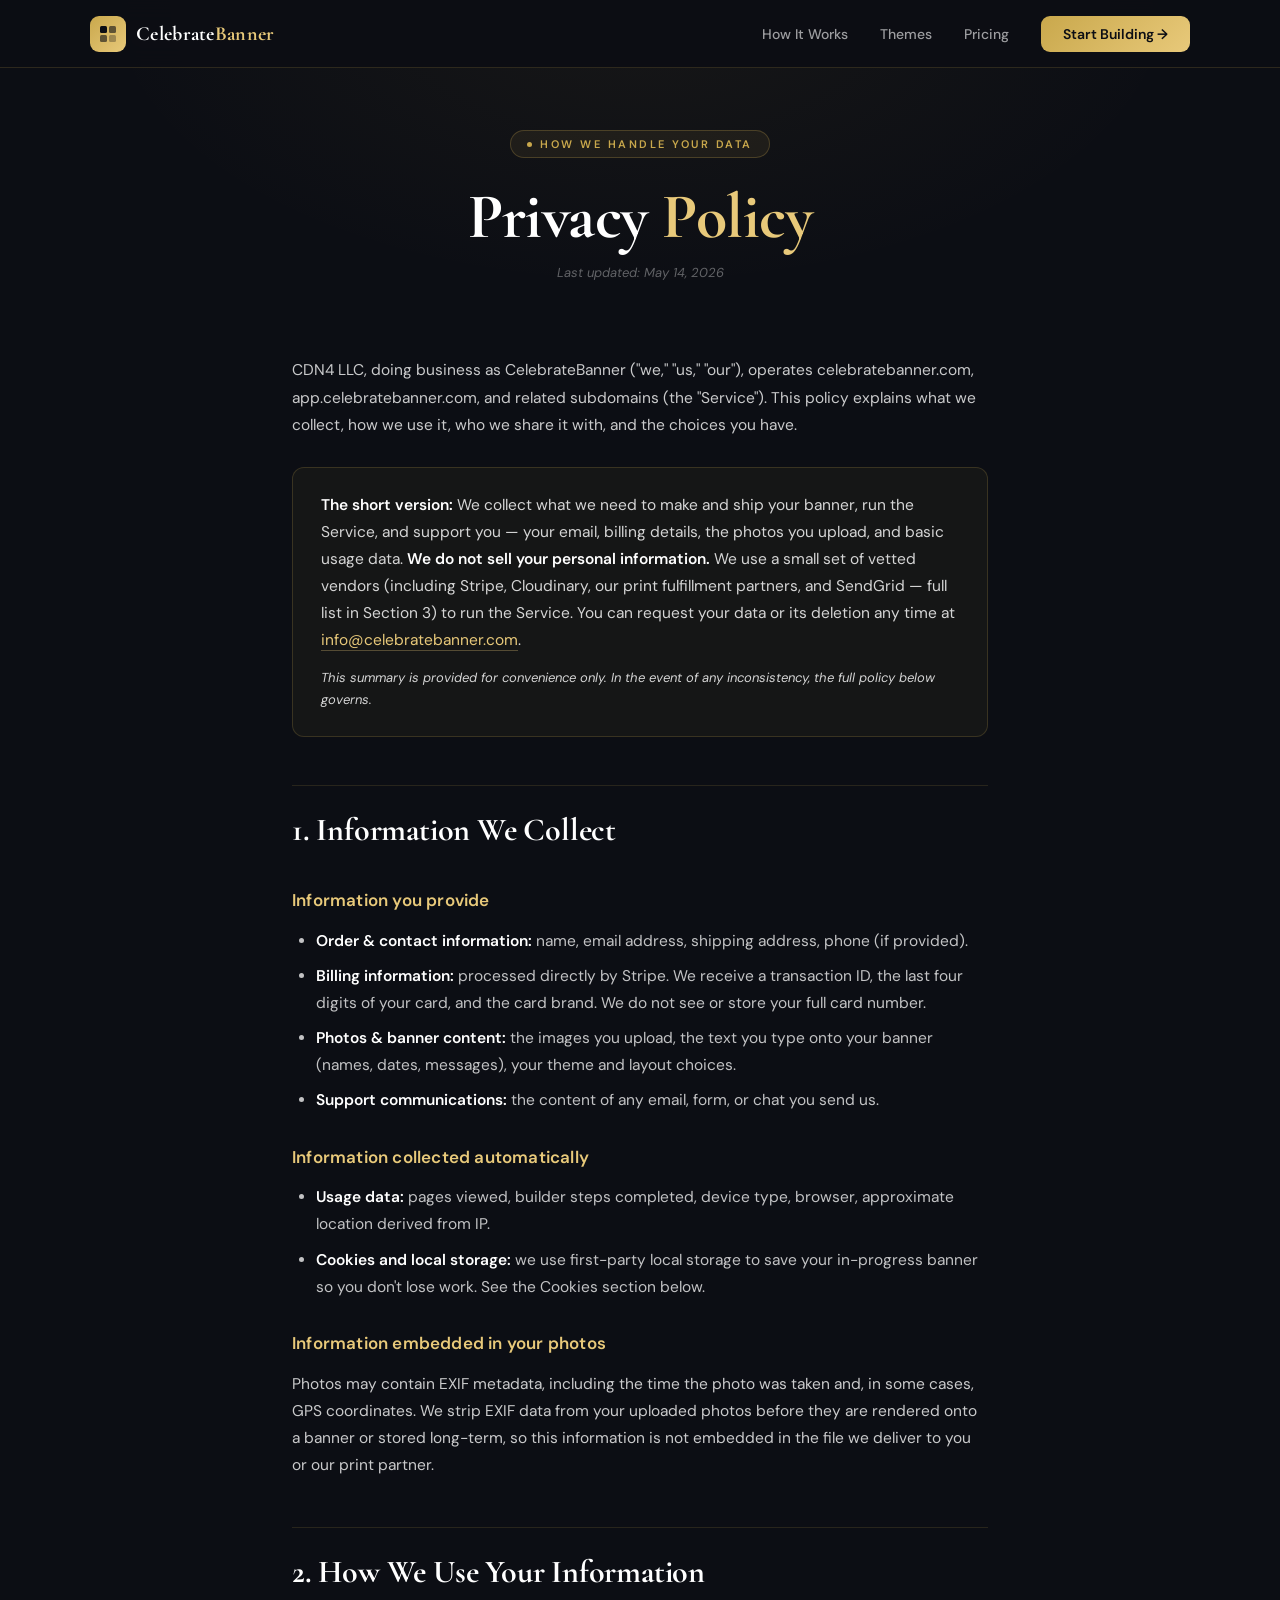
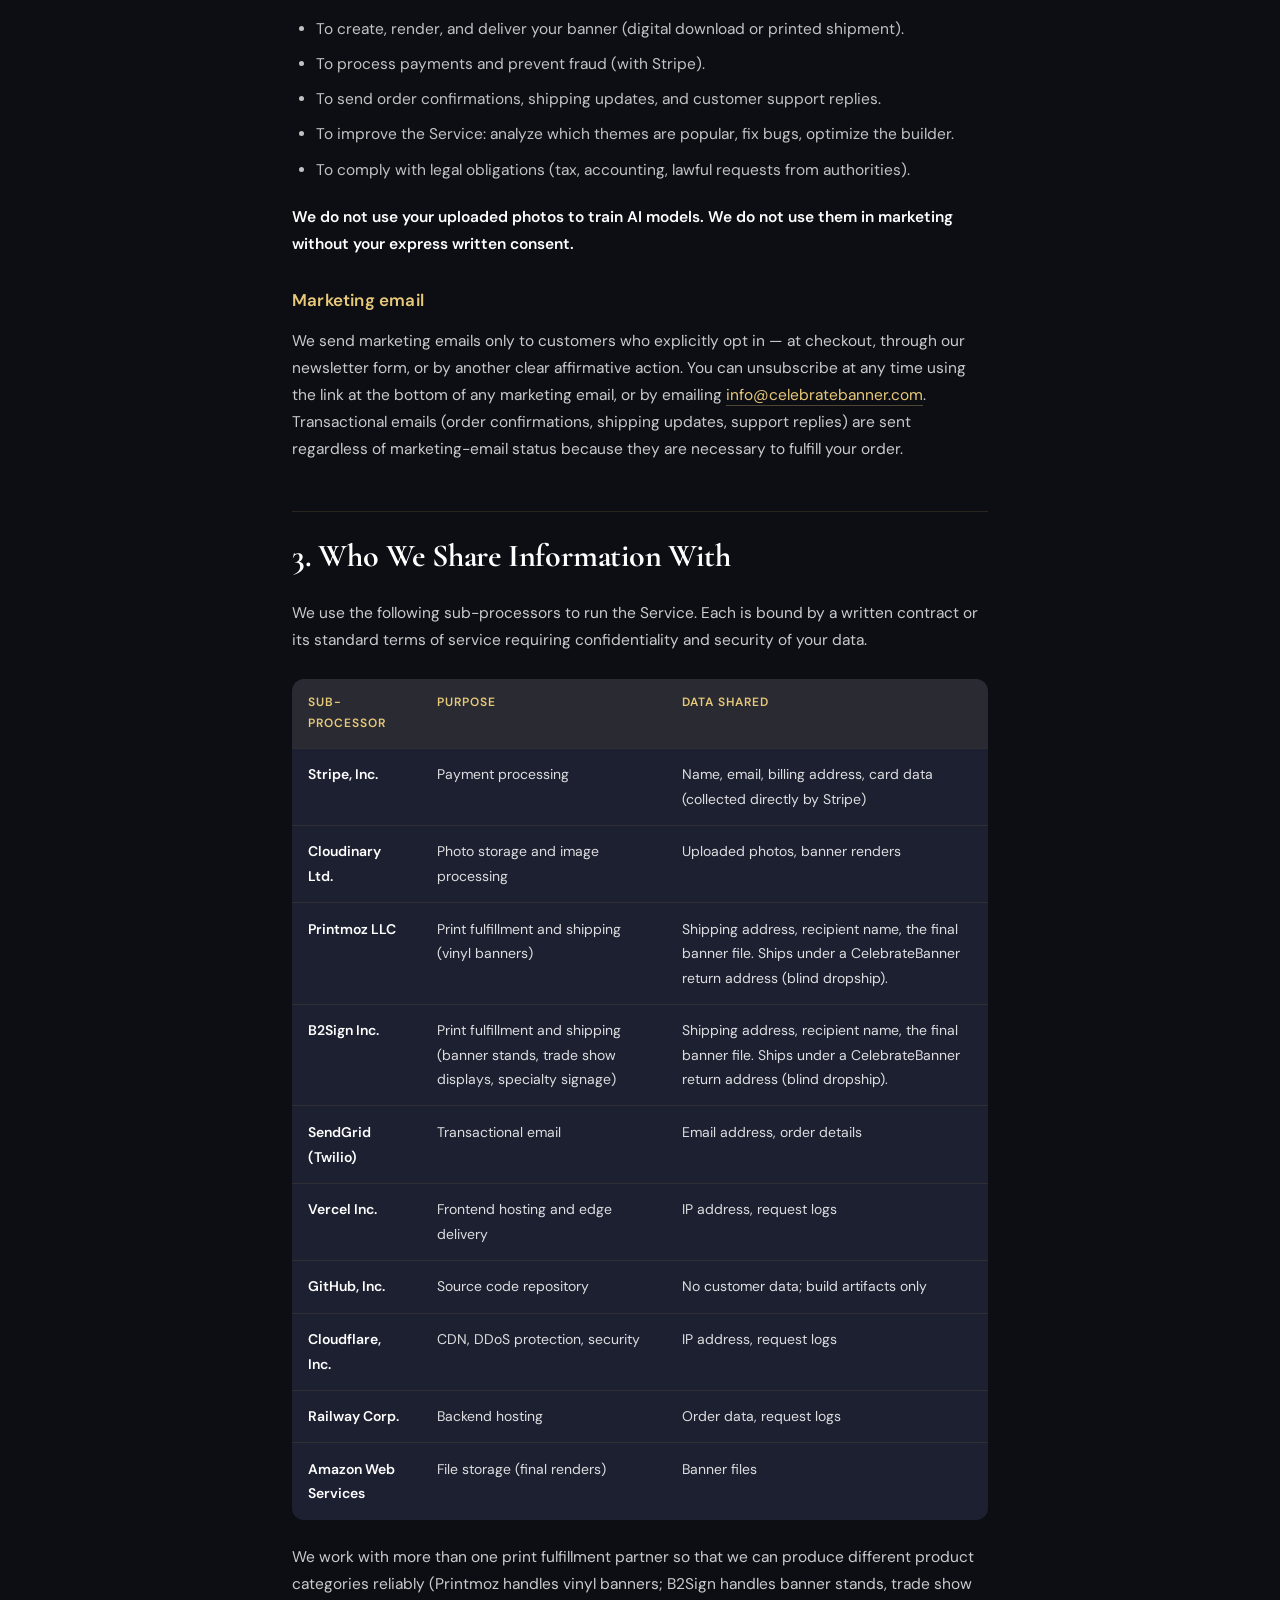
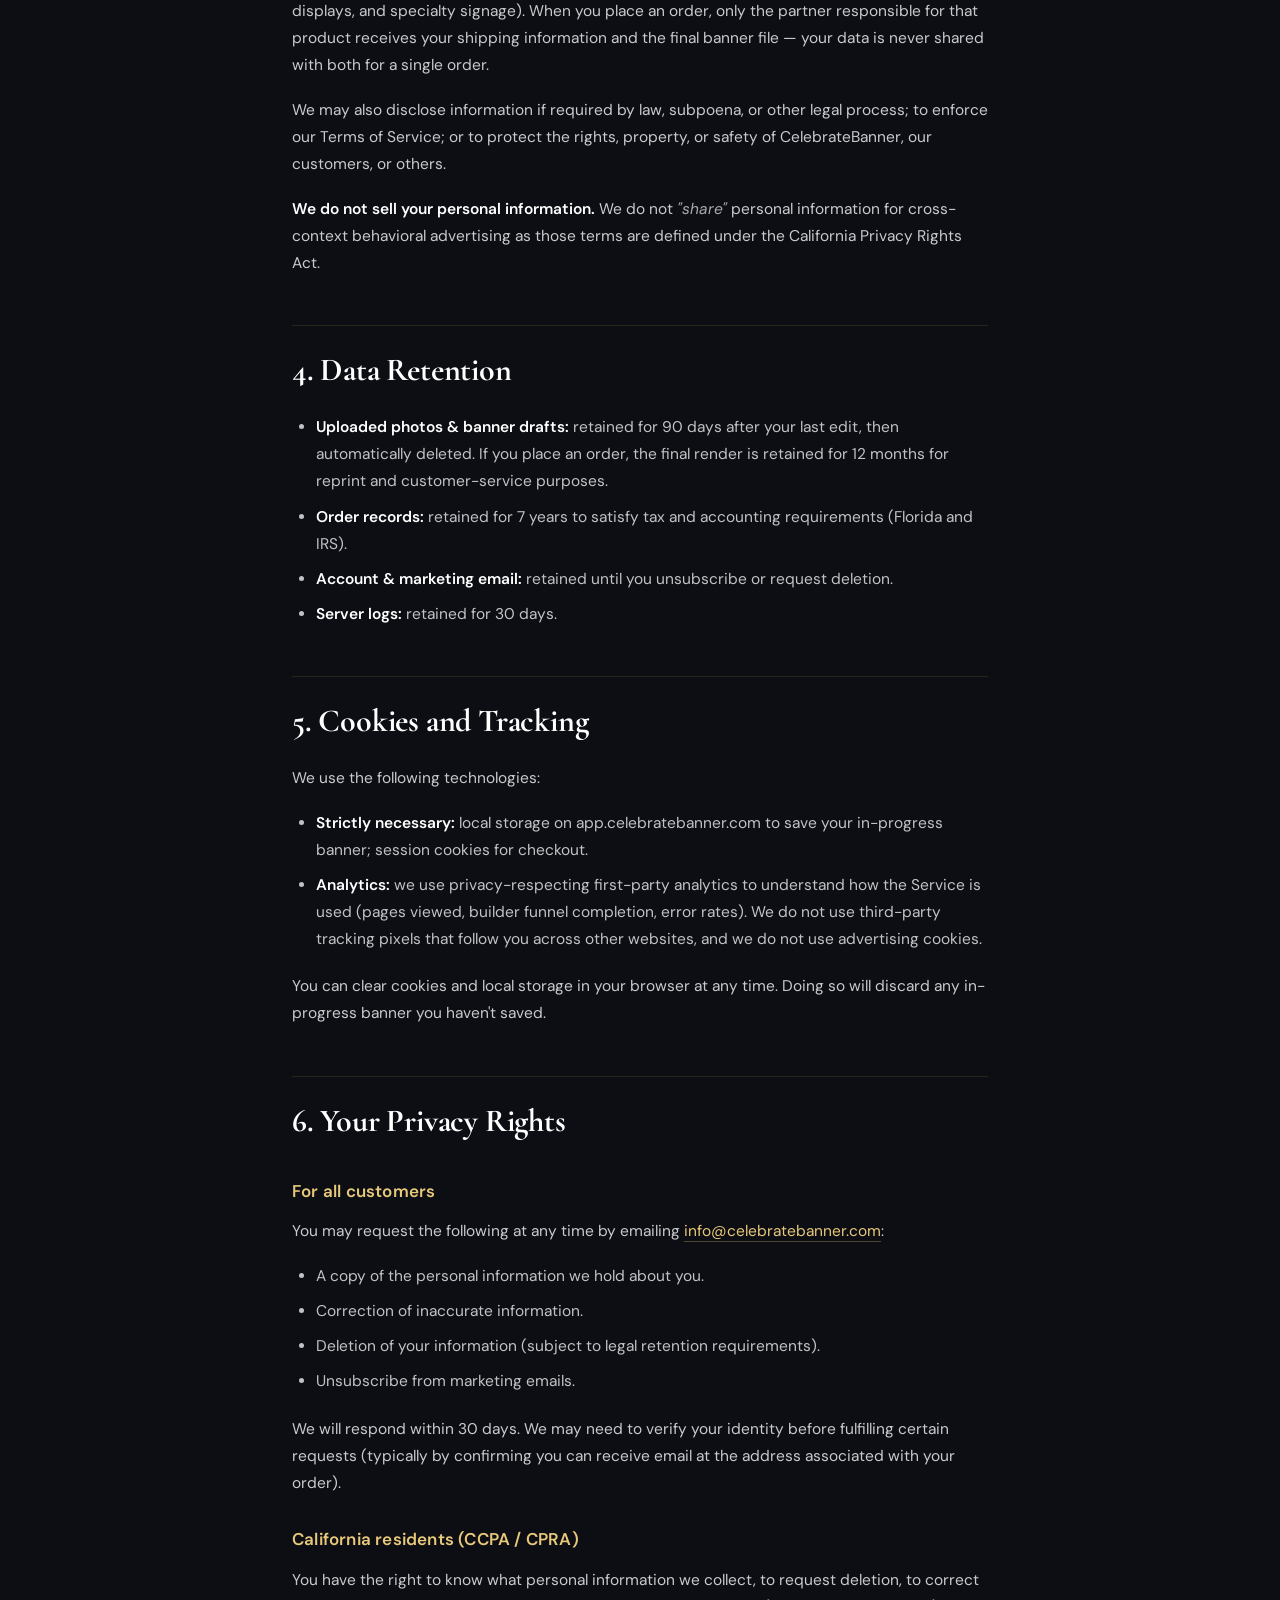
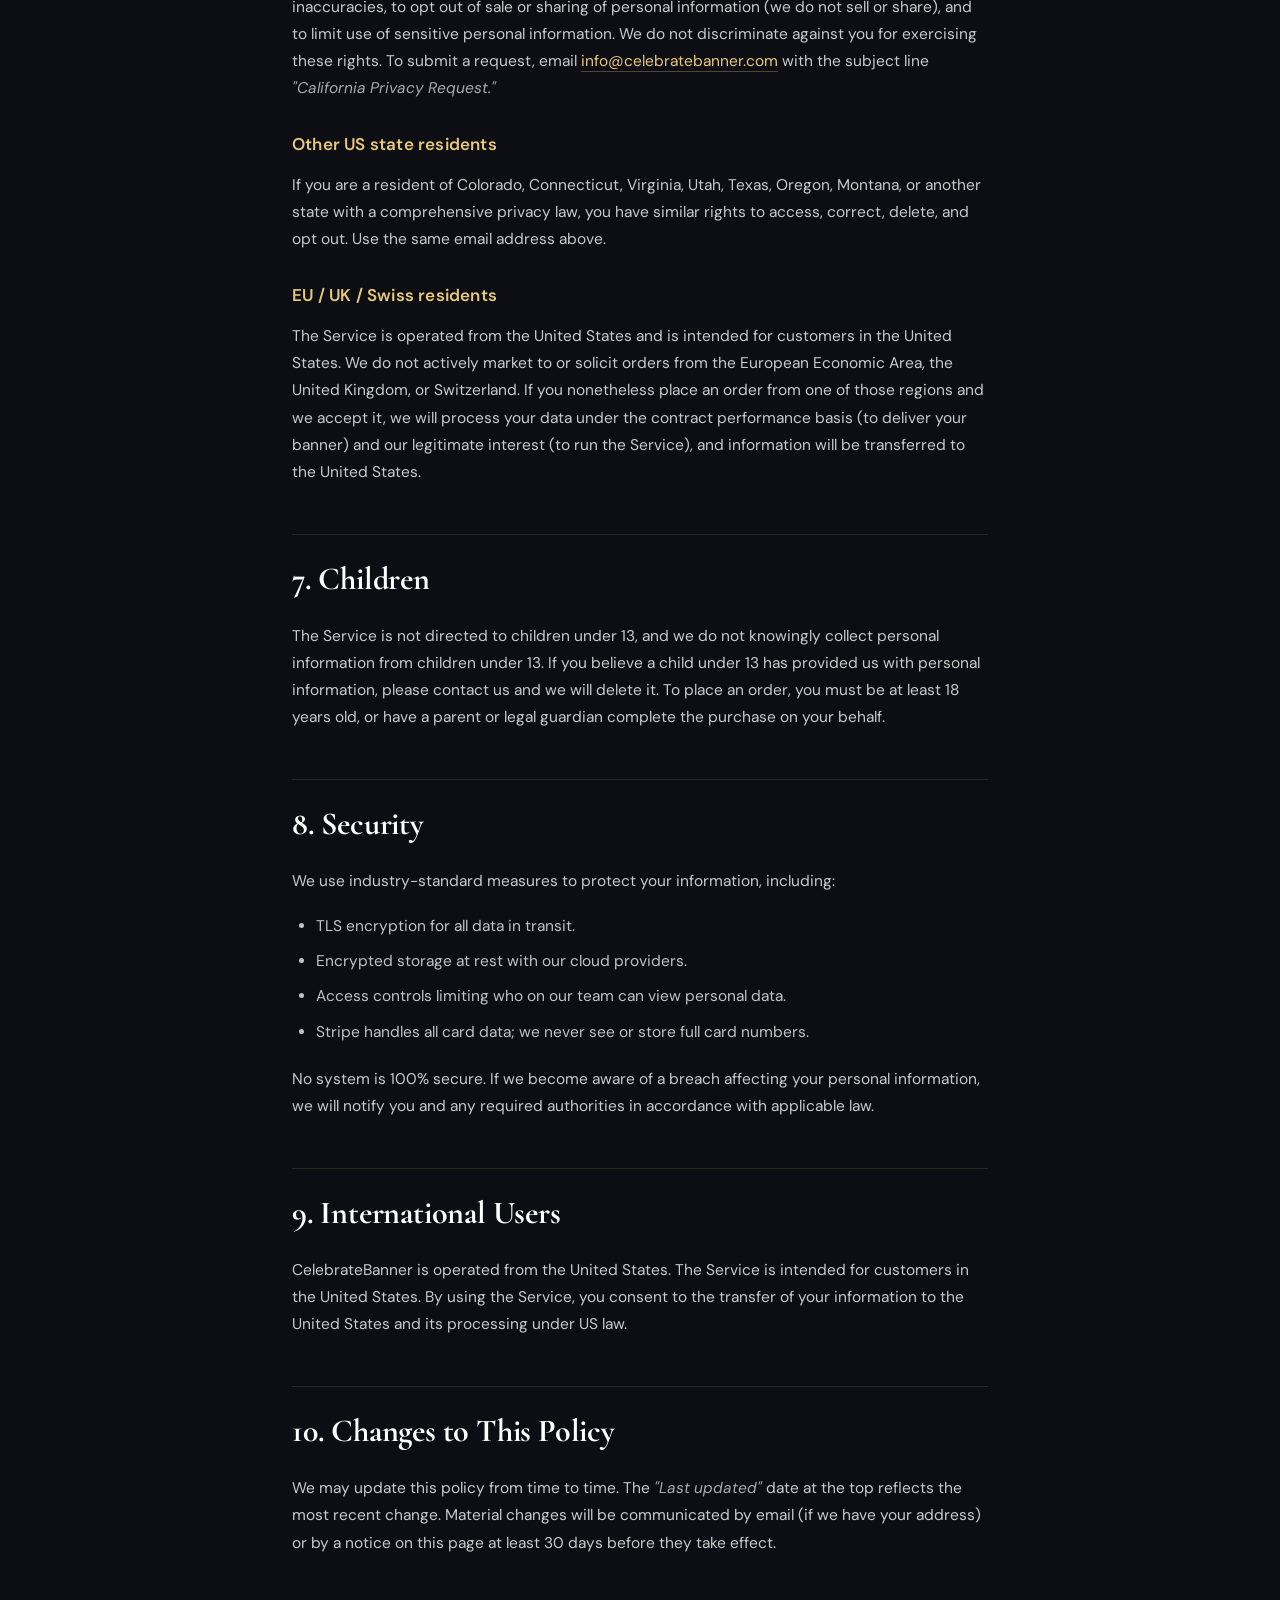
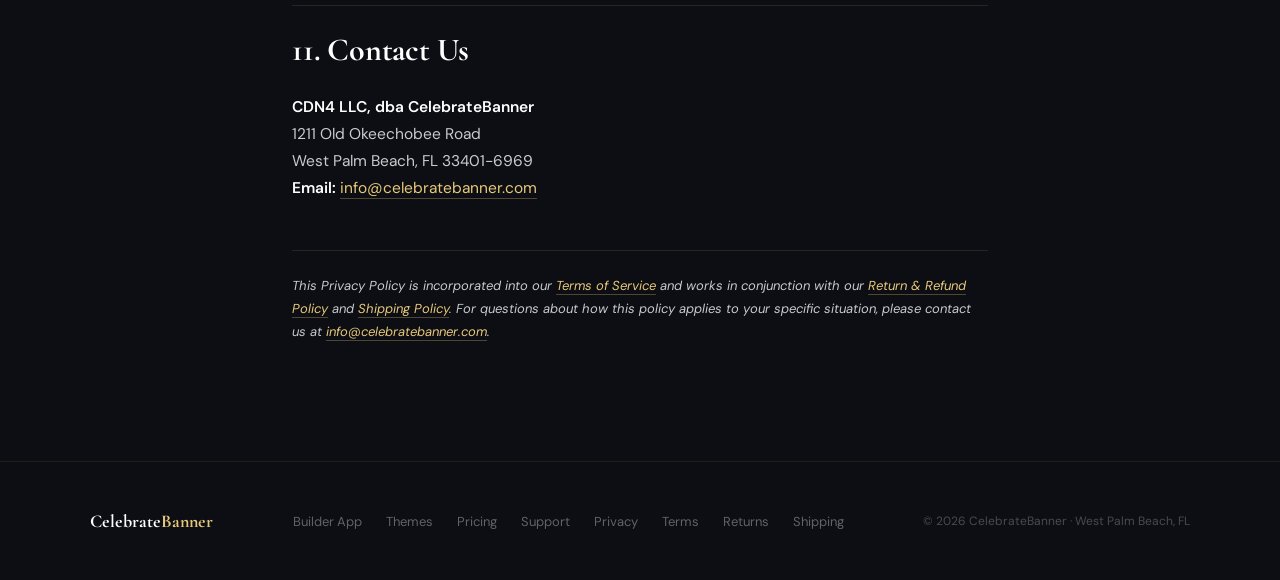
<file: privacy.html>
<!DOCTYPE html>
<html lang="en">
<head>
<meta charset="UTF-8">
<meta name="viewport" content="width=device-width, initial-scale=1.0">
<title>Privacy Policy — CelebrateBanner</title>
<meta name="description" content="How CelebrateBanner collects, uses, and protects your information.">
<meta name="robots" content="index, follow">
<link rel="canonical" href="https://celebratebanner.com/privacy">
<link href="https://fonts.googleapis.com/css2?family=Cormorant+Garamond:ital,wght@0,400;0,600;0,700;1,600&family=DM+Sans:wght@300;400;500;600&display=swap" rel="stylesheet">
<link rel="stylesheet" href="/policy-styles.css">
</head>
<body>

<nav>
  <div class="nav-inner">
    <a href="/" class="nav-logo">
      <div class="nav-logo-mark">
        <svg viewBox="0 0 20 20" fill="none">
          <rect x="2" y="2" width="7" height="7" rx="1.5" fill="#0C0E14"/>
          <rect x="11" y="2" width="7" height="7" rx="1.5" fill="#0C0E14" opacity=".6"/>
          <rect x="2" y="11" width="7" height="7" rx="1.5" fill="#0C0E14" opacity=".6"/>
          <rect x="11" y="11" width="7" height="7" rx="1.5" fill="#0C0E14" opacity=".3"/>
        </svg>
      </div>
      <div class="nav-logo-text">Celebrate<em>Banner</em></div>
    </a>
    <div class="nav-links">
      <a href="/#how">How It Works</a>
      <a href="/#themes">Themes</a>
      <a href="/#pricing">Pricing</a>
      <a href="https://app.celebratebanner.com" class="nav-cta">Start Building →</a>
    </div>
  </div>
</nav>

<section class="policy-hero">
  <div class="policy-hero-bg"></div>
  <div class="policy-hero-inner">
    <div class="policy-eyebrow"><span class="policy-eyebrow-dot"></span>How we handle your data</div>
    <h1 class="policy-h1">Privacy <em>Policy</em></h1>
    <div class="policy-updated">Last updated: May 14, 2026</div>
  </div>
</section>

<main class="policy-body">
<p>CDN4 LLC, doing business as CelebrateBanner ("we," "us," "our"), operates celebratebanner.com, app.celebratebanner.com, and related subdomains (the "Service"). This policy explains what we collect, how we use it, who we share it with, and the choices you have.</p>

<div class="policy-callout">
  <p><strong>The short version:</strong> We collect what we need to make and ship your banner, run the Service, and support you — your email, billing details, the photos you upload, and basic usage data. <strong>We do not sell your personal information.</strong> We use a small set of vetted vendors (including Stripe, Cloudinary, our print fulfillment partners, and SendGrid — full list in Section 3) to run the Service. You can request your data or its deletion any time at <a href="mailto:info@celebratebanner.com">info@celebratebanner.com</a>.</p>
  <p class="policy-callout-small">This summary is provided for convenience only. In the event of any inconsistency, the full policy below governs.</p>
</div>

<h2>1. Information We Collect</h2>

<h3>Information you provide</h3>
<ul>
  <li><strong>Order &amp; contact information:</strong> name, email address, shipping address, phone (if provided).</li>
  <li><strong>Billing information:</strong> processed directly by Stripe. We receive a transaction ID, the last four digits of your card, and the card brand. We do not see or store your full card number.</li>
  <li><strong>Photos &amp; banner content:</strong> the images you upload, the text you type onto your banner (names, dates, messages), your theme and layout choices.</li>
  <li><strong>Support communications:</strong> the content of any email, form, or chat you send us.</li>
</ul>

<h3>Information collected automatically</h3>
<ul>
  <li><strong>Usage data:</strong> pages viewed, builder steps completed, device type, browser, approximate location derived from IP.</li>
  <li><strong>Cookies and local storage:</strong> we use first-party local storage to save your in-progress banner so you don't lose work. See the Cookies section below.</li>
</ul>

<h3>Information embedded in your photos</h3>
<p>Photos may contain EXIF metadata, including the time the photo was taken and, in some cases, GPS coordinates. We strip EXIF data from your uploaded photos before they are rendered onto a banner or stored long-term, so this information is not embedded in the file we deliver to you or our print partner.</p>

<h2>2. How We Use Your Information</h2>
<ul>
  <li>To create, render, and deliver your banner (digital download or printed shipment).</li>
  <li>To process payments and prevent fraud (with Stripe).</li>
  <li>To send order confirmations, shipping updates, and customer support replies.</li>
  <li>To improve the Service: analyze which themes are popular, fix bugs, optimize the builder.</li>
  <li>To comply with legal obligations (tax, accounting, lawful requests from authorities).</li>
</ul>
<p><strong>We do not use your uploaded photos to train AI models. We do not use them in marketing without your express written consent.</strong></p>

<h3>Marketing email</h3>
<p>We send marketing emails only to customers who explicitly opt in — at checkout, through our newsletter form, or by another clear affirmative action. You can unsubscribe at any time using the link at the bottom of any marketing email, or by emailing <a href="mailto:info@celebratebanner.com">info@celebratebanner.com</a>. Transactional emails (order confirmations, shipping updates, support replies) are sent regardless of marketing-email status because they are necessary to fulfill your order.</p>

<h2>3. Who We Share Information With</h2>
<p>We use the following sub-processors to run the Service. Each is bound by a written contract or its standard terms of service requiring confidentiality and security of your data.</p>

<table class="policy-table">
  <thead>
    <tr><th>Sub-processor</th><th>Purpose</th><th>Data shared</th></tr>
  </thead>
  <tbody>
    <tr><td>Stripe, Inc.</td><td>Payment processing</td><td>Name, email, billing address, card data (collected directly by Stripe)</td></tr>
    <tr><td>Cloudinary Ltd.</td><td>Photo storage and image processing</td><td>Uploaded photos, banner renders</td></tr>
    <tr><td>Printmoz LLC</td><td>Print fulfillment and shipping (vinyl banners)</td><td>Shipping address, recipient name, the final banner file. Ships under a CelebrateBanner return address (blind dropship).</td></tr>
    <tr><td>B2Sign Inc.</td><td>Print fulfillment and shipping (banner stands, trade show displays, specialty signage)</td><td>Shipping address, recipient name, the final banner file. Ships under a CelebrateBanner return address (blind dropship).</td></tr>
    <tr><td>SendGrid (Twilio)</td><td>Transactional email</td><td>Email address, order details</td></tr>
    <tr><td>Vercel Inc.</td><td>Frontend hosting and edge delivery</td><td>IP address, request logs</td></tr>
    <tr><td>GitHub, Inc.</td><td>Source code repository</td><td>No customer data; build artifacts only</td></tr>
    <tr><td>Cloudflare, Inc.</td><td>CDN, DDoS protection, security</td><td>IP address, request logs</td></tr>
    <tr><td>Railway Corp.</td><td>Backend hosting</td><td>Order data, request logs</td></tr>
    <tr><td>Amazon Web Services</td><td>File storage (final renders)</td><td>Banner files</td></tr>
  </tbody>
</table>

<p>We work with more than one print fulfillment partner so that we can produce different product categories reliably (Printmoz handles vinyl banners; B2Sign handles banner stands, trade show displays, and specialty signage). When you place an order, only the partner responsible for that product receives your shipping information and the final banner file — your data is never shared with both for a single order.</p>

<p>We may also disclose information if required by law, subpoena, or other legal process; to enforce our Terms of Service; or to protect the rights, property, or safety of CelebrateBanner, our customers, or others.</p>

<p><strong>We do not sell your personal information.</strong> We do not <em>"share"</em> personal information for cross-context behavioral advertising as those terms are defined under the California Privacy Rights Act.</p>

<h2>4. Data Retention</h2>
<ul>
  <li><strong>Uploaded photos &amp; banner drafts:</strong> retained for 90 days after your last edit, then automatically deleted. If you place an order, the final render is retained for 12 months for reprint and customer-service purposes.</li>
  <li><strong>Order records:</strong> retained for 7 years to satisfy tax and accounting requirements (Florida and IRS).</li>
  <li><strong>Account &amp; marketing email:</strong> retained until you unsubscribe or request deletion.</li>
  <li><strong>Server logs:</strong> retained for 30 days.</li>
</ul>

<h2>5. Cookies and Tracking</h2>
<p>We use the following technologies:</p>
<ul>
  <li><strong>Strictly necessary:</strong> local storage on app.celebratebanner.com to save your in-progress banner; session cookies for checkout.</li>
  <li><strong>Analytics:</strong> we use privacy-respecting first-party analytics to understand how the Service is used (pages viewed, builder funnel completion, error rates). We do not use third-party tracking pixels that follow you across other websites, and we do not use advertising cookies.</li>
</ul>
<p>You can clear cookies and local storage in your browser at any time. Doing so will discard any in-progress banner you haven't saved.</p>

<h2>6. Your Privacy Rights</h2>

<h3>For all customers</h3>
<p>You may request the following at any time by emailing <a href="mailto:info@celebratebanner.com">info@celebratebanner.com</a>:</p>
<ul>
  <li>A copy of the personal information we hold about you.</li>
  <li>Correction of inaccurate information.</li>
  <li>Deletion of your information (subject to legal retention requirements).</li>
  <li>Unsubscribe from marketing emails.</li>
</ul>
<p>We will respond within 30 days. We may need to verify your identity before fulfilling certain requests (typically by confirming you can receive email at the address associated with your order).</p>

<h3>California residents (CCPA / CPRA)</h3>
<p>You have the right to know what personal information we collect, to request deletion, to correct inaccuracies, to opt out of sale or sharing of personal information (we do not sell or share), and to limit use of sensitive personal information. We do not discriminate against you for exercising these rights. To submit a request, email <a href="mailto:info@celebratebanner.com">info@celebratebanner.com</a> with the subject line <em>"California Privacy Request."</em></p>

<h3>Other US state residents</h3>
<p>If you are a resident of Colorado, Connecticut, Virginia, Utah, Texas, Oregon, Montana, or another state with a comprehensive privacy law, you have similar rights to access, correct, delete, and opt out. Use the same email address above.</p>

<h3>EU / UK / Swiss residents</h3>
<p>The Service is operated from the United States and is intended for customers in the United States. We do not actively market to or solicit orders from the European Economic Area, the United Kingdom, or Switzerland. If you nonetheless place an order from one of those regions and we accept it, we will process your data under the contract performance basis (to deliver your banner) and our legitimate interest (to run the Service), and information will be transferred to the United States.</p>

<h2>7. Children</h2>
<p>The Service is not directed to children under 13, and we do not knowingly collect personal information from children under 13. If you believe a child under 13 has provided us with personal information, please contact us and we will delete it. To place an order, you must be at least 18 years old, or have a parent or legal guardian complete the purchase on your behalf.</p>

<h2>8. Security</h2>
<p>We use industry-standard measures to protect your information, including:</p>
<ul>
  <li>TLS encryption for all data in transit.</li>
  <li>Encrypted storage at rest with our cloud providers.</li>
  <li>Access controls limiting who on our team can view personal data.</li>
  <li>Stripe handles all card data; we never see or store full card numbers.</li>
</ul>
<p>No system is 100% secure. If we become aware of a breach affecting your personal information, we will notify you and any required authorities in accordance with applicable law.</p>

<h2>9. International Users</h2>
<p>CelebrateBanner is operated from the United States. The Service is intended for customers in the United States. By using the Service, you consent to the transfer of your information to the United States and its processing under US law.</p>

<h2>10. Changes to This Policy</h2>
<p>We may update this policy from time to time. The <em>"Last updated"</em> date at the top reflects the most recent change. Material changes will be communicated by email (if we have your address) or by a notice on this page at least 30 days before they take effect.</p>

<h2>11. Contact Us</h2>
<p><strong>CDN4 LLC, dba CelebrateBanner</strong><br>
1211 Old Okeechobee Road<br>
West Palm Beach, FL 33401-6969<br>
<strong>Email:</strong> <a href="mailto:info@celebratebanner.com">info@celebratebanner.com</a></p>

<p class="policy-footer-note">This Privacy Policy is incorporated into our <a href="/terms">Terms of Service</a> and works in conjunction with our <a href="/returns">Return &amp; Refund Policy</a> and <a href="/shipping">Shipping Policy</a>. For questions about how this policy applies to your specific situation, please contact us at <a href="mailto:info@celebratebanner.com">info@celebratebanner.com</a>.</p>
</main>

<footer>
  <div class="footer-inner">
    <div class="footer-brand">Celebrate<em>Banner</em></div>
    <div class="footer-links">
      <a href="https://app.celebratebanner.com">Builder App</a>
      <a href="/#themes">Themes</a>
      <a href="/#pricing">Pricing</a>
      <a href="mailto:support@celebratebanner.com">Support</a>
      <a href="/privacy">Privacy</a>
      <a href="/terms">Terms</a>
      <a href="/returns">Returns</a>
      <a href="/shipping">Shipping</a>
    </div>
    <div class="footer-copy">© 2026 CelebrateBanner · West Palm Beach, FL</div>
  </div>
</footer>

</body>
</html>
</file>
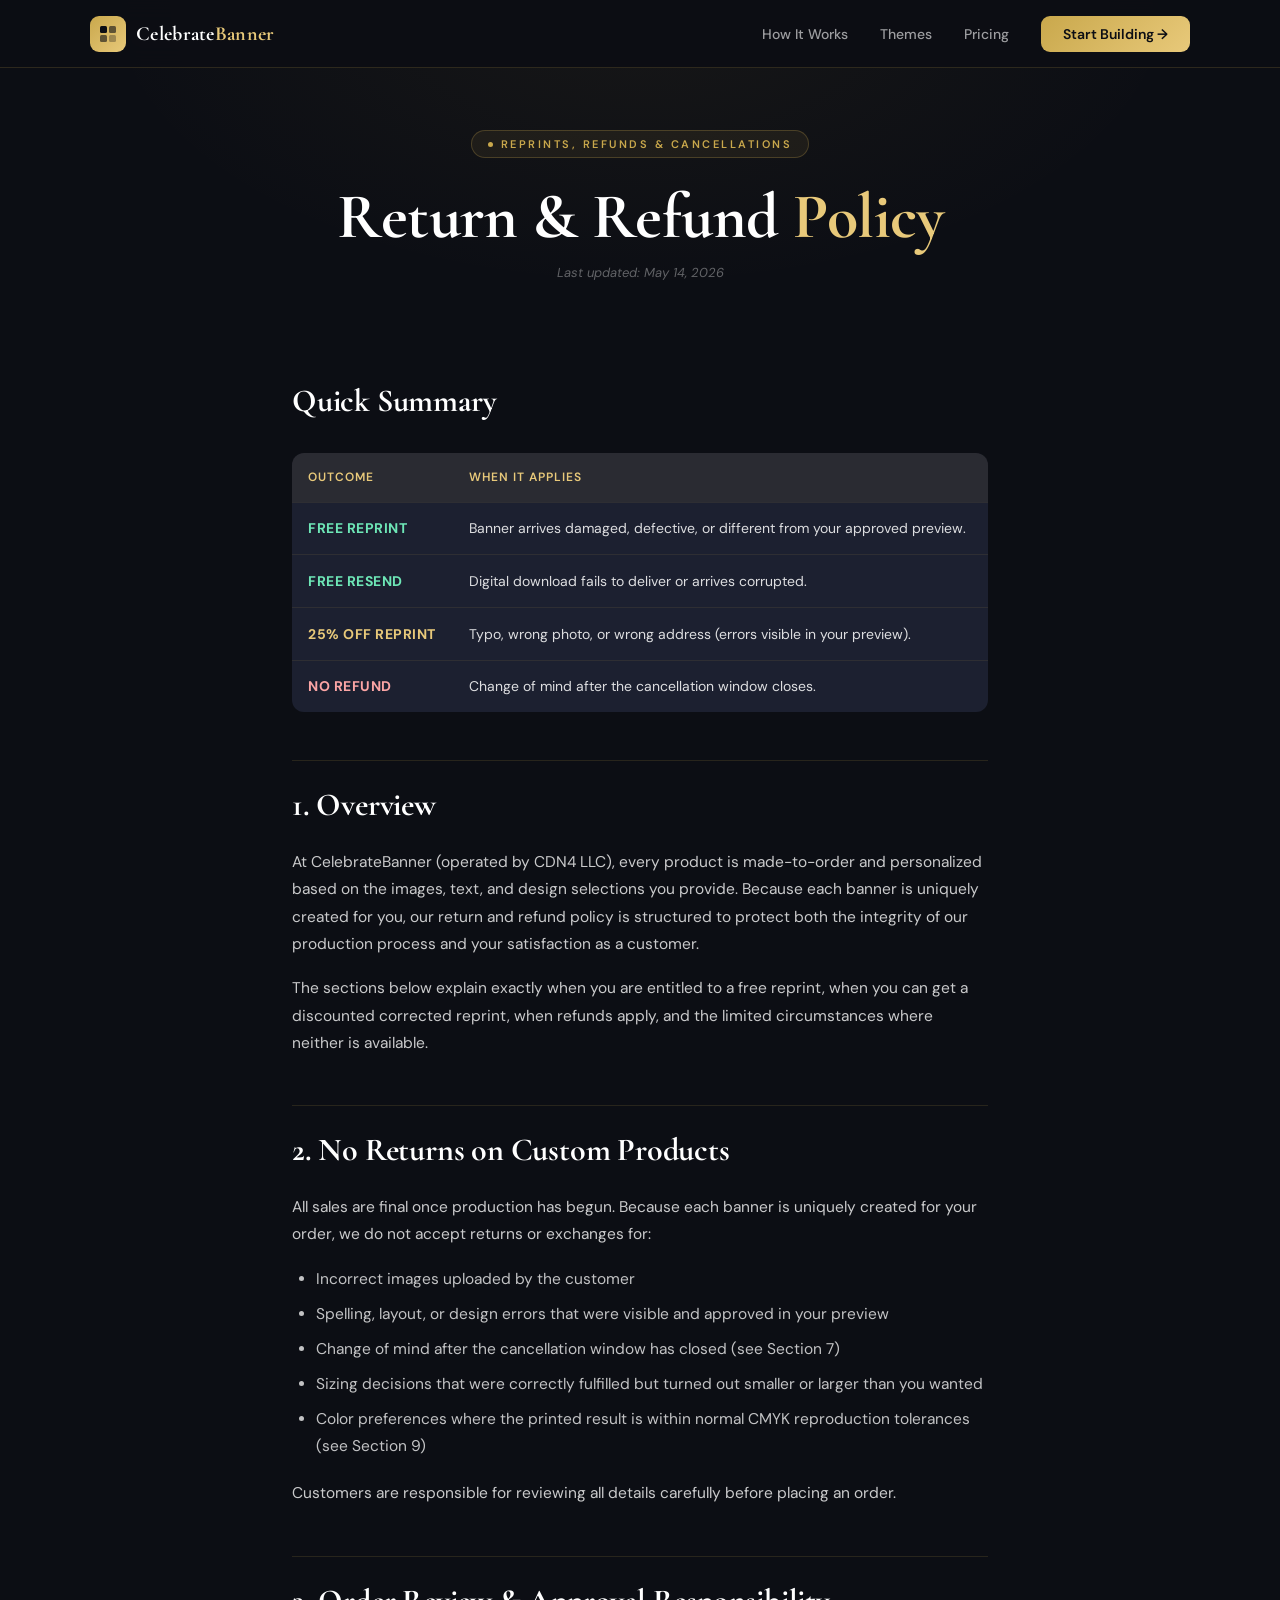
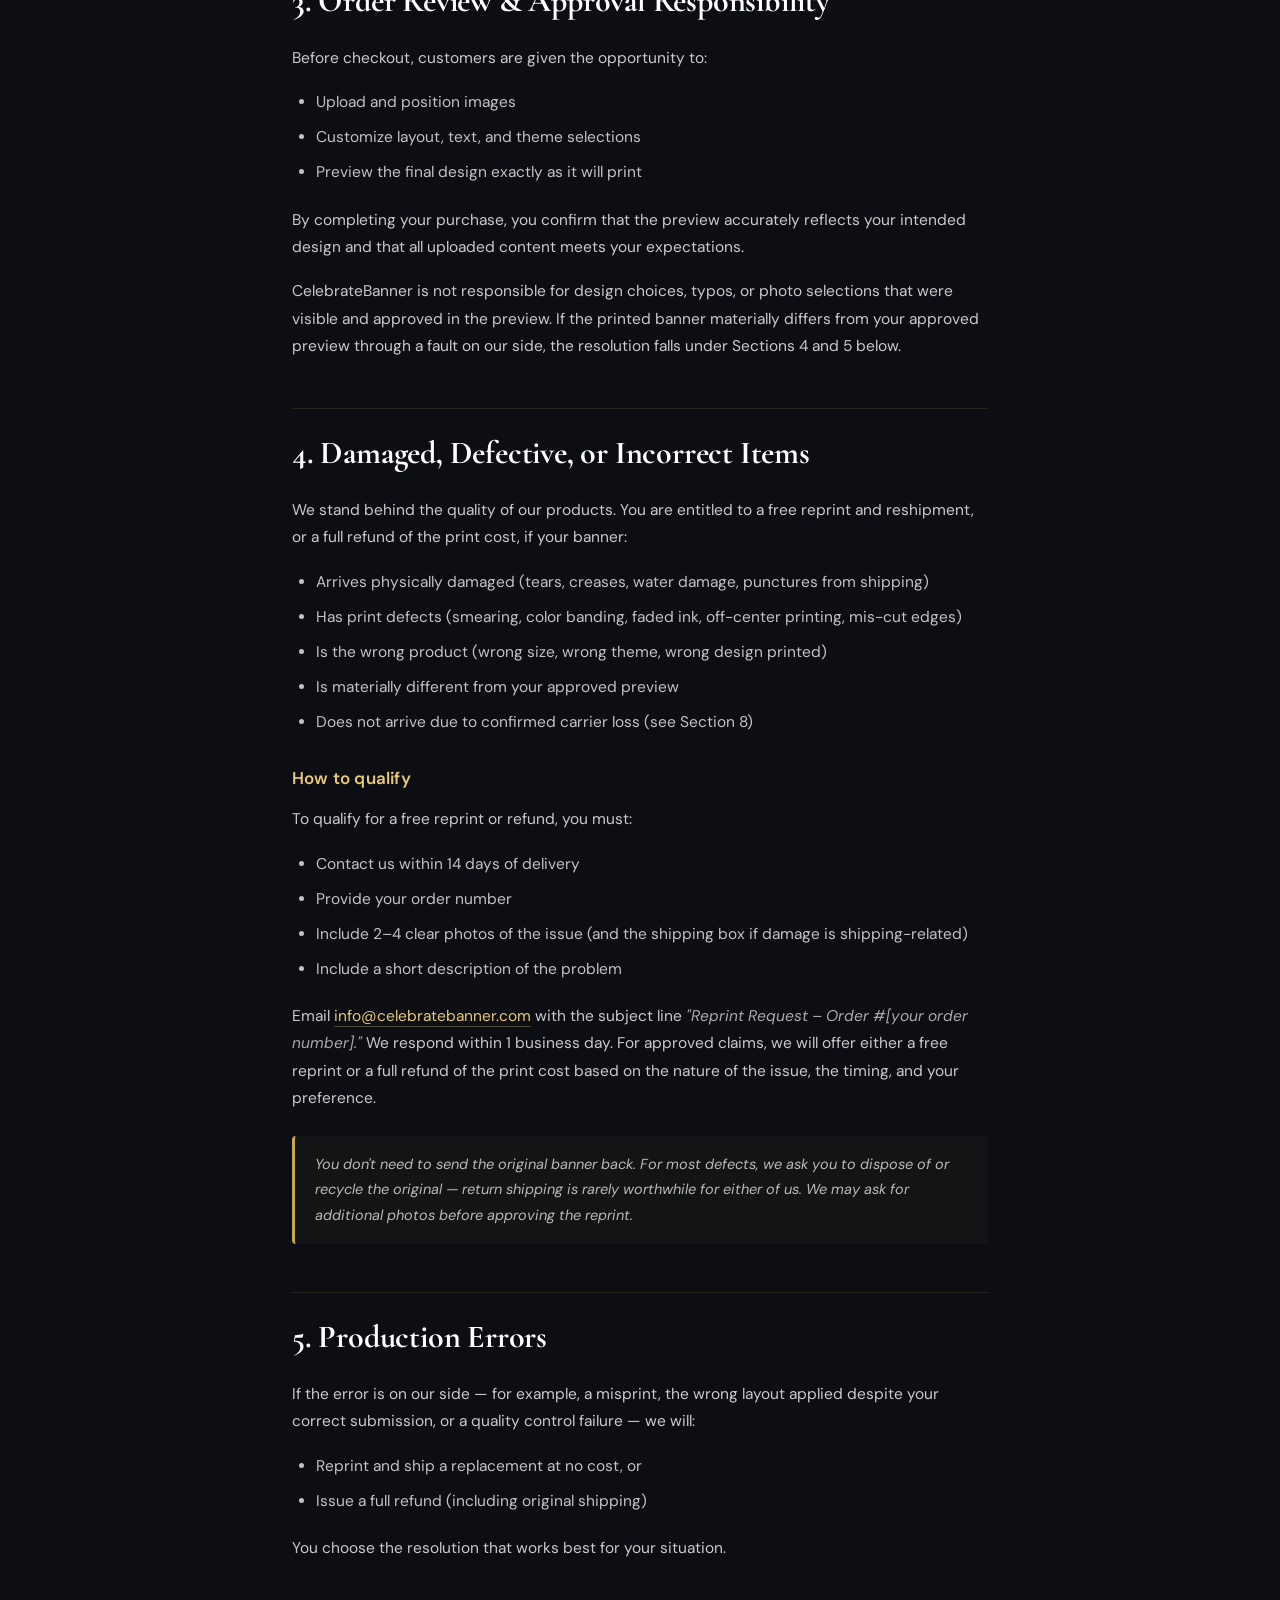
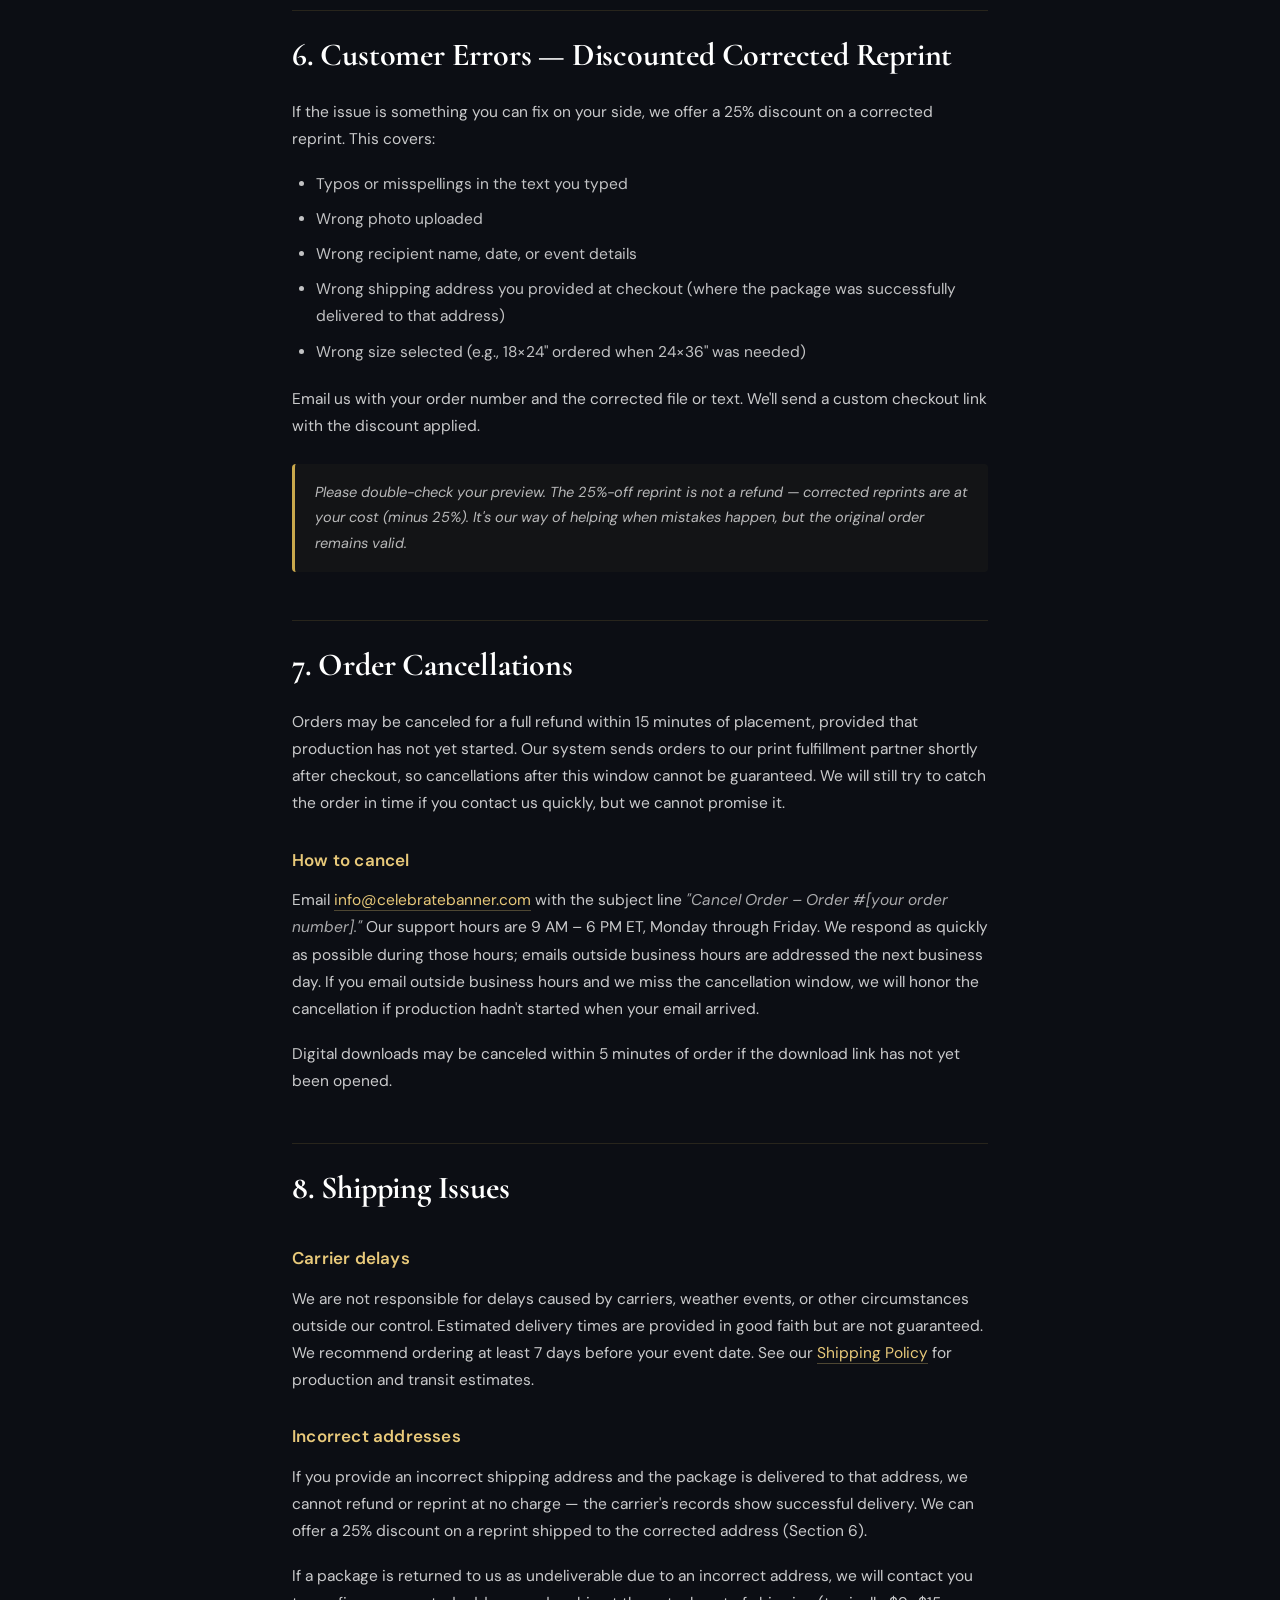
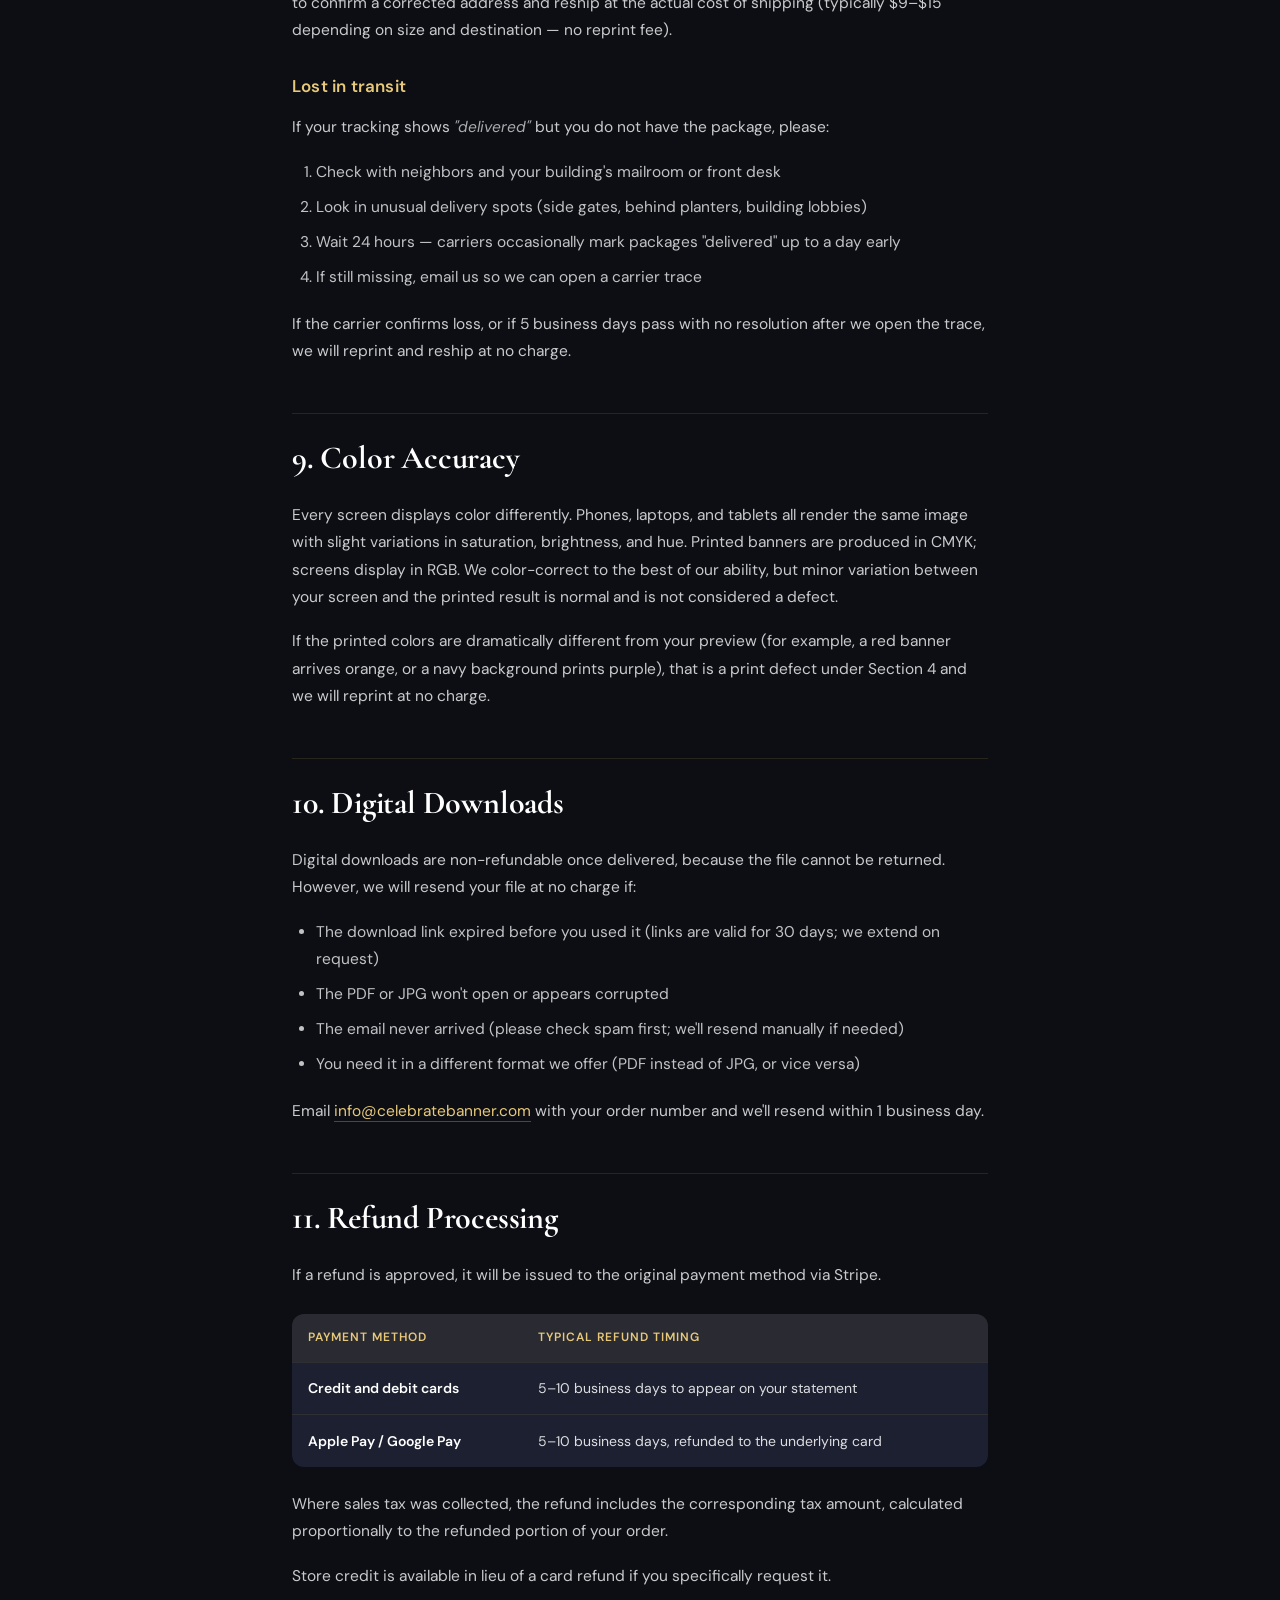
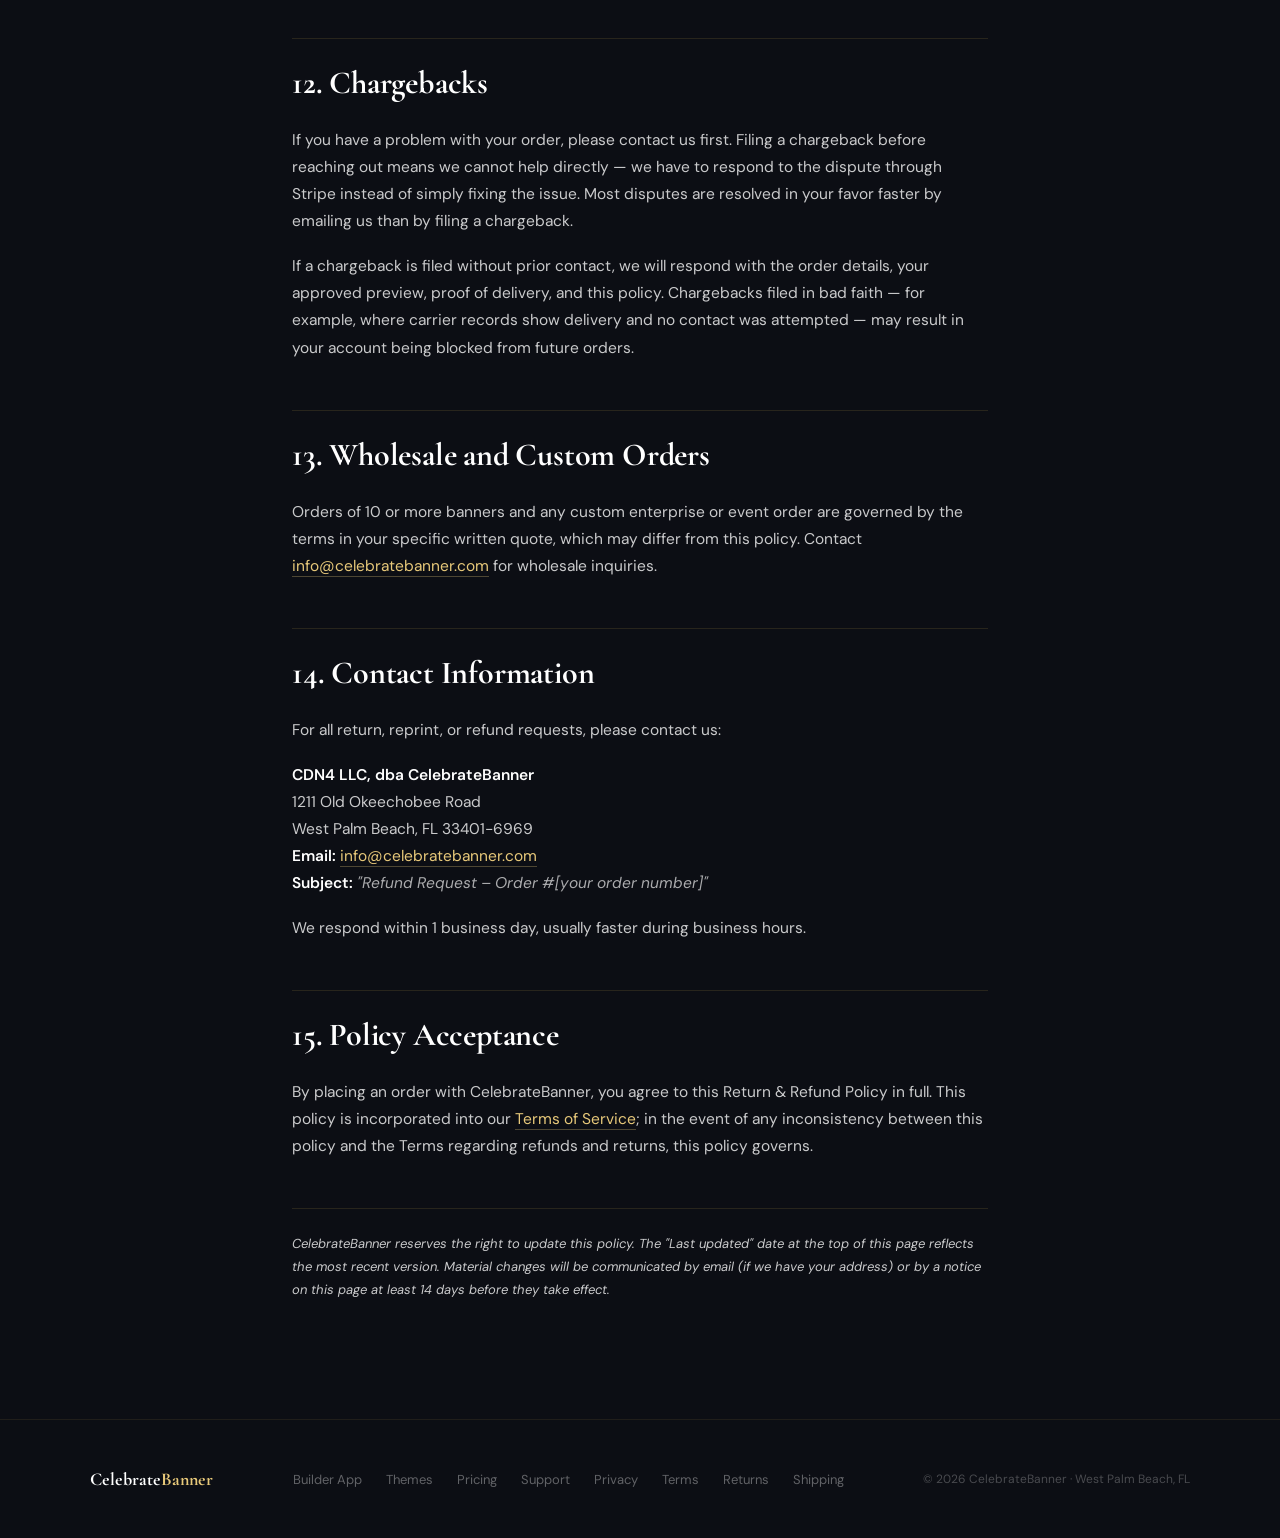
<file: returns.html>
<!DOCTYPE html>
<html lang="en">
<head>
<meta charset="UTF-8">
<meta name="viewport" content="width=device-width, initial-scale=1.0">
<title>Return & Refund Policy — CelebrateBanner</title>
<meta name="description" content="How returns, refunds, reprints, and cancellations work at CelebrateBanner.">
<meta name="robots" content="index, follow">
<link rel="canonical" href="https://celebratebanner.com/returns">
<link href="https://fonts.googleapis.com/css2?family=Cormorant+Garamond:ital,wght@0,400;0,600;0,700;1,600&family=DM+Sans:wght@300;400;500;600&display=swap" rel="stylesheet">
<link rel="stylesheet" href="/policy-styles.css">
</head>
<body>

<nav>
  <div class="nav-inner">
    <a href="/" class="nav-logo">
      <div class="nav-logo-mark">
        <svg viewBox="0 0 20 20" fill="none">
          <rect x="2" y="2" width="7" height="7" rx="1.5" fill="#0C0E14"/>
          <rect x="11" y="2" width="7" height="7" rx="1.5" fill="#0C0E14" opacity=".6"/>
          <rect x="2" y="11" width="7" height="7" rx="1.5" fill="#0C0E14" opacity=".6"/>
          <rect x="11" y="11" width="7" height="7" rx="1.5" fill="#0C0E14" opacity=".3"/>
        </svg>
      </div>
      <div class="nav-logo-text">Celebrate<em>Banner</em></div>
    </a>
    <div class="nav-links">
      <a href="/#how">How It Works</a>
      <a href="/#themes">Themes</a>
      <a href="/#pricing">Pricing</a>
      <a href="https://app.celebratebanner.com" class="nav-cta">Start Building →</a>
    </div>
  </div>
</nav>

<section class="policy-hero">
  <div class="policy-hero-bg"></div>
  <div class="policy-hero-inner">
    <div class="policy-eyebrow"><span class="policy-eyebrow-dot"></span>Reprints, refunds & cancellations</div>
    <h1 class="policy-h1">Return &amp; Refund <em>Policy</em></h1>
    <div class="policy-updated">Last updated: May 14, 2026</div>
  </div>
</section>

<main class="policy-body">
<h2>Quick Summary</h2>
<table class="policy-table summary-table">
  <thead>
    <tr><th>Outcome</th><th>When it applies</th></tr>
  </thead>
  <tbody>
    <tr><td class="summary-free">FREE REPRINT</td><td>Banner arrives damaged, defective, or different from your approved preview.</td></tr>
    <tr><td class="summary-free">FREE RESEND</td><td>Digital download fails to deliver or arrives corrupted.</td></tr>
    <tr><td class="summary-discount">25% OFF REPRINT</td><td>Typo, wrong photo, or wrong address (errors visible in your preview).</td></tr>
    <tr><td class="summary-norefund">NO REFUND</td><td>Change of mind after the cancellation window closes.</td></tr>
  </tbody>
</table>

<h2>1. Overview</h2>
<p>At CelebrateBanner (operated by CDN4 LLC), every product is made-to-order and personalized based on the images, text, and design selections you provide. Because each banner is uniquely created for you, our return and refund policy is structured to protect both the integrity of our production process and your satisfaction as a customer.</p>
<p>The sections below explain exactly when you are entitled to a free reprint, when you can get a discounted corrected reprint, when refunds apply, and the limited circumstances where neither is available.</p>

<h2>2. No Returns on Custom Products</h2>
<p>All sales are final once production has begun. Because each banner is uniquely created for your order, we do not accept returns or exchanges for:</p>
<ul>
  <li>Incorrect images uploaded by the customer</li>
  <li>Spelling, layout, or design errors that were visible and approved in your preview</li>
  <li>Change of mind after the cancellation window has closed (see Section 7)</li>
  <li>Sizing decisions that were correctly fulfilled but turned out smaller or larger than you wanted</li>
  <li>Color preferences where the printed result is within normal CMYK reproduction tolerances (see Section 9)</li>
</ul>
<p>Customers are responsible for reviewing all details carefully before placing an order.</p>

<h2>3. Order Review &amp; Approval Responsibility</h2>
<p>Before checkout, customers are given the opportunity to:</p>
<ul>
  <li>Upload and position images</li>
  <li>Customize layout, text, and theme selections</li>
  <li>Preview the final design exactly as it will print</li>
</ul>
<p>By completing your purchase, you confirm that the preview accurately reflects your intended design and that all uploaded content meets your expectations.</p>
<p>CelebrateBanner is not responsible for design choices, typos, or photo selections that were visible and approved in the preview. If the printed banner materially differs from your approved preview through a fault on our side, the resolution falls under Sections 4 and 5 below.</p>

<h2>4. Damaged, Defective, or Incorrect Items</h2>
<p>We stand behind the quality of our products. You are entitled to a free reprint and reshipment, or a full refund of the print cost, if your banner:</p>
<ul>
  <li>Arrives physically damaged (tears, creases, water damage, punctures from shipping)</li>
  <li>Has print defects (smearing, color banding, faded ink, off-center printing, mis-cut edges)</li>
  <li>Is the wrong product (wrong size, wrong theme, wrong design printed)</li>
  <li>Is materially different from your approved preview</li>
  <li>Does not arrive due to confirmed carrier loss (see Section 8)</li>
</ul>

<h3>How to qualify</h3>
<p>To qualify for a free reprint or refund, you must:</p>
<ul>
  <li>Contact us within 14 days of delivery</li>
  <li>Provide your order number</li>
  <li>Include 2–4 clear photos of the issue (and the shipping box if damage is shipping-related)</li>
  <li>Include a short description of the problem</li>
</ul>
<p>Email <a href="mailto:info@celebratebanner.com">info@celebratebanner.com</a> with the subject line <em>"Reprint Request – Order #[your order number]."</em> We respond within 1 business day. For approved claims, we will offer either a free reprint or a full refund of the print cost based on the nature of the issue, the timing, and your preference.</p>

<div class="policy-tip">You don't need to send the original banner back. For most defects, we ask you to dispose of or recycle the original — return shipping is rarely worthwhile for either of us. We may ask for additional photos before approving the reprint.</div>

<h2>5. Production Errors</h2>
<p>If the error is on our side — for example, a misprint, the wrong layout applied despite your correct submission, or a quality control failure — we will:</p>
<ul>
  <li>Reprint and ship a replacement at no cost, or</li>
  <li>Issue a full refund (including original shipping)</li>
</ul>
<p>You choose the resolution that works best for your situation.</p>

<h2>6. Customer Errors — Discounted Corrected Reprint</h2>
<p>If the issue is something you can fix on your side, we offer a 25% discount on a corrected reprint. This covers:</p>
<ul>
  <li>Typos or misspellings in the text you typed</li>
  <li>Wrong photo uploaded</li>
  <li>Wrong recipient name, date, or event details</li>
  <li>Wrong shipping address you provided at checkout (where the package was successfully delivered to that address)</li>
  <li>Wrong size selected (e.g., 18×24" ordered when 24×36" was needed)</li>
</ul>
<p>Email us with your order number and the corrected file or text. We'll send a custom checkout link with the discount applied.</p>

<div class="policy-tip">Please double-check your preview. The 25%-off reprint is not a refund — corrected reprints are at your cost (minus 25%). It's our way of helping when mistakes happen, but the original order remains valid.</div>

<h2>7. Order Cancellations</h2>
<p>Orders may be canceled for a full refund within 15 minutes of placement, provided that production has not yet started. Our system sends orders to our print fulfillment partner shortly after checkout, so cancellations after this window cannot be guaranteed. We will still try to catch the order in time if you contact us quickly, but we cannot promise it.</p>

<h3>How to cancel</h3>
<p>Email <a href="mailto:info@celebratebanner.com">info@celebratebanner.com</a> with the subject line <em>"Cancel Order – Order #[your order number]."</em> Our support hours are 9 AM – 6 PM ET, Monday through Friday. We respond as quickly as possible during those hours; emails outside business hours are addressed the next business day. If you email outside business hours and we miss the cancellation window, we will honor the cancellation if production hadn't started when your email arrived.</p>
<p>Digital downloads may be canceled within 5 minutes of order if the download link has not yet been opened.</p>

<h2>8. Shipping Issues</h2>

<h3>Carrier delays</h3>
<p>We are not responsible for delays caused by carriers, weather events, or other circumstances outside our control. Estimated delivery times are provided in good faith but are not guaranteed. We recommend ordering at least 7 days before your event date. See our <a href="/shipping">Shipping Policy</a> for production and transit estimates.</p>

<h3>Incorrect addresses</h3>
<p>If you provide an incorrect shipping address and the package is delivered to that address, we cannot refund or reprint at no charge — the carrier's records show successful delivery. We can offer a 25% discount on a reprint shipped to the corrected address (Section 6).</p>
<p>If a package is returned to us as undeliverable due to an incorrect address, we will contact you to confirm a corrected address and reship at the actual cost of shipping (typically $9–$15 depending on size and destination — no reprint fee).</p>

<h3>Lost in transit</h3>
<p>If your tracking shows <em>"delivered"</em> but you do not have the package, please:</p>
<ol>
  <li>Check with neighbors and your building's mailroom or front desk</li>
  <li>Look in unusual delivery spots (side gates, behind planters, building lobbies)</li>
  <li>Wait 24 hours — carriers occasionally mark packages "delivered" up to a day early</li>
  <li>If still missing, email us so we can open a carrier trace</li>
</ol>
<p>If the carrier confirms loss, or if 5 business days pass with no resolution after we open the trace, we will reprint and reship at no charge.</p>

<h2>9. Color Accuracy</h2>
<p>Every screen displays color differently. Phones, laptops, and tablets all render the same image with slight variations in saturation, brightness, and hue. Printed banners are produced in CMYK; screens display in RGB. We color-correct to the best of our ability, but minor variation between your screen and the printed result is normal and is not considered a defect.</p>
<p>If the printed colors are dramatically different from your preview (for example, a red banner arrives orange, or a navy background prints purple), that is a print defect under Section 4 and we will reprint at no charge.</p>

<h2>10. Digital Downloads</h2>
<p>Digital downloads are non-refundable once delivered, because the file cannot be returned. However, we will resend your file at no charge if:</p>
<ul>
  <li>The download link expired before you used it (links are valid for 30 days; we extend on request)</li>
  <li>The PDF or JPG won't open or appears corrupted</li>
  <li>The email never arrived (please check spam first; we'll resend manually if needed)</li>
  <li>You need it in a different format we offer (PDF instead of JPG, or vice versa)</li>
</ul>
<p>Email <a href="mailto:info@celebratebanner.com">info@celebratebanner.com</a> with your order number and we'll resend within 1 business day.</p>

<h2>11. Refund Processing</h2>
<p>If a refund is approved, it will be issued to the original payment method via Stripe.</p>
<table class="policy-table">
  <thead>
    <tr><th>Payment method</th><th>Typical refund timing</th></tr>
  </thead>
  <tbody>
    <tr><td>Credit and debit cards</td><td>5–10 business days to appear on your statement</td></tr>
    <tr><td>Apple Pay / Google Pay</td><td>5–10 business days, refunded to the underlying card</td></tr>
  </tbody>
</table>
<p>Where sales tax was collected, the refund includes the corresponding tax amount, calculated proportionally to the refunded portion of your order.</p>
<p>Store credit is available in lieu of a card refund if you specifically request it.</p>

<h2>12. Chargebacks</h2>
<p>If you have a problem with your order, please contact us first. Filing a chargeback before reaching out means we cannot help directly — we have to respond to the dispute through Stripe instead of simply fixing the issue. Most disputes are resolved in your favor faster by emailing us than by filing a chargeback.</p>
<p>If a chargeback is filed without prior contact, we will respond with the order details, your approved preview, proof of delivery, and this policy. Chargebacks filed in bad faith — for example, where carrier records show delivery and no contact was attempted — may result in your account being blocked from future orders.</p>

<h2>13. Wholesale and Custom Orders</h2>
<p>Orders of 10 or more banners and any custom enterprise or event order are governed by the terms in your specific written quote, which may differ from this policy. Contact <a href="mailto:info@celebratebanner.com">info@celebratebanner.com</a> for wholesale inquiries.</p>

<h2>14. Contact Information</h2>
<p>For all return, reprint, or refund requests, please contact us:</p>
<p><strong>CDN4 LLC, dba CelebrateBanner</strong><br>
1211 Old Okeechobee Road<br>
West Palm Beach, FL 33401-6969<br>
<strong>Email:</strong> <a href="mailto:info@celebratebanner.com">info@celebratebanner.com</a><br>
<strong>Subject:</strong> <em>"Refund Request – Order #[your order number]"</em></p>
<p>We respond within 1 business day, usually faster during business hours.</p>

<h2>15. Policy Acceptance</h2>
<p>By placing an order with CelebrateBanner, you agree to this Return &amp; Refund Policy in full. This policy is incorporated into our <a href="/terms">Terms of Service</a>; in the event of any inconsistency between this policy and the Terms regarding refunds and returns, this policy governs.</p>

<p class="policy-footer-note">CelebrateBanner reserves the right to update this policy. The "Last updated" date at the top of this page reflects the most recent version. Material changes will be communicated by email (if we have your address) or by a notice on this page at least 14 days before they take effect.</p>
</main>

<footer>
  <div class="footer-inner">
    <div class="footer-brand">Celebrate<em>Banner</em></div>
    <div class="footer-links">
      <a href="https://app.celebratebanner.com">Builder App</a>
      <a href="/#themes">Themes</a>
      <a href="/#pricing">Pricing</a>
      <a href="mailto:support@celebratebanner.com">Support</a>
      <a href="/privacy">Privacy</a>
      <a href="/terms">Terms</a>
      <a href="/returns">Returns</a>
      <a href="/shipping">Shipping</a>
    </div>
    <div class="footer-copy">© 2026 CelebrateBanner · West Palm Beach, FL</div>
  </div>
</footer>

</body>
</html>
</file>
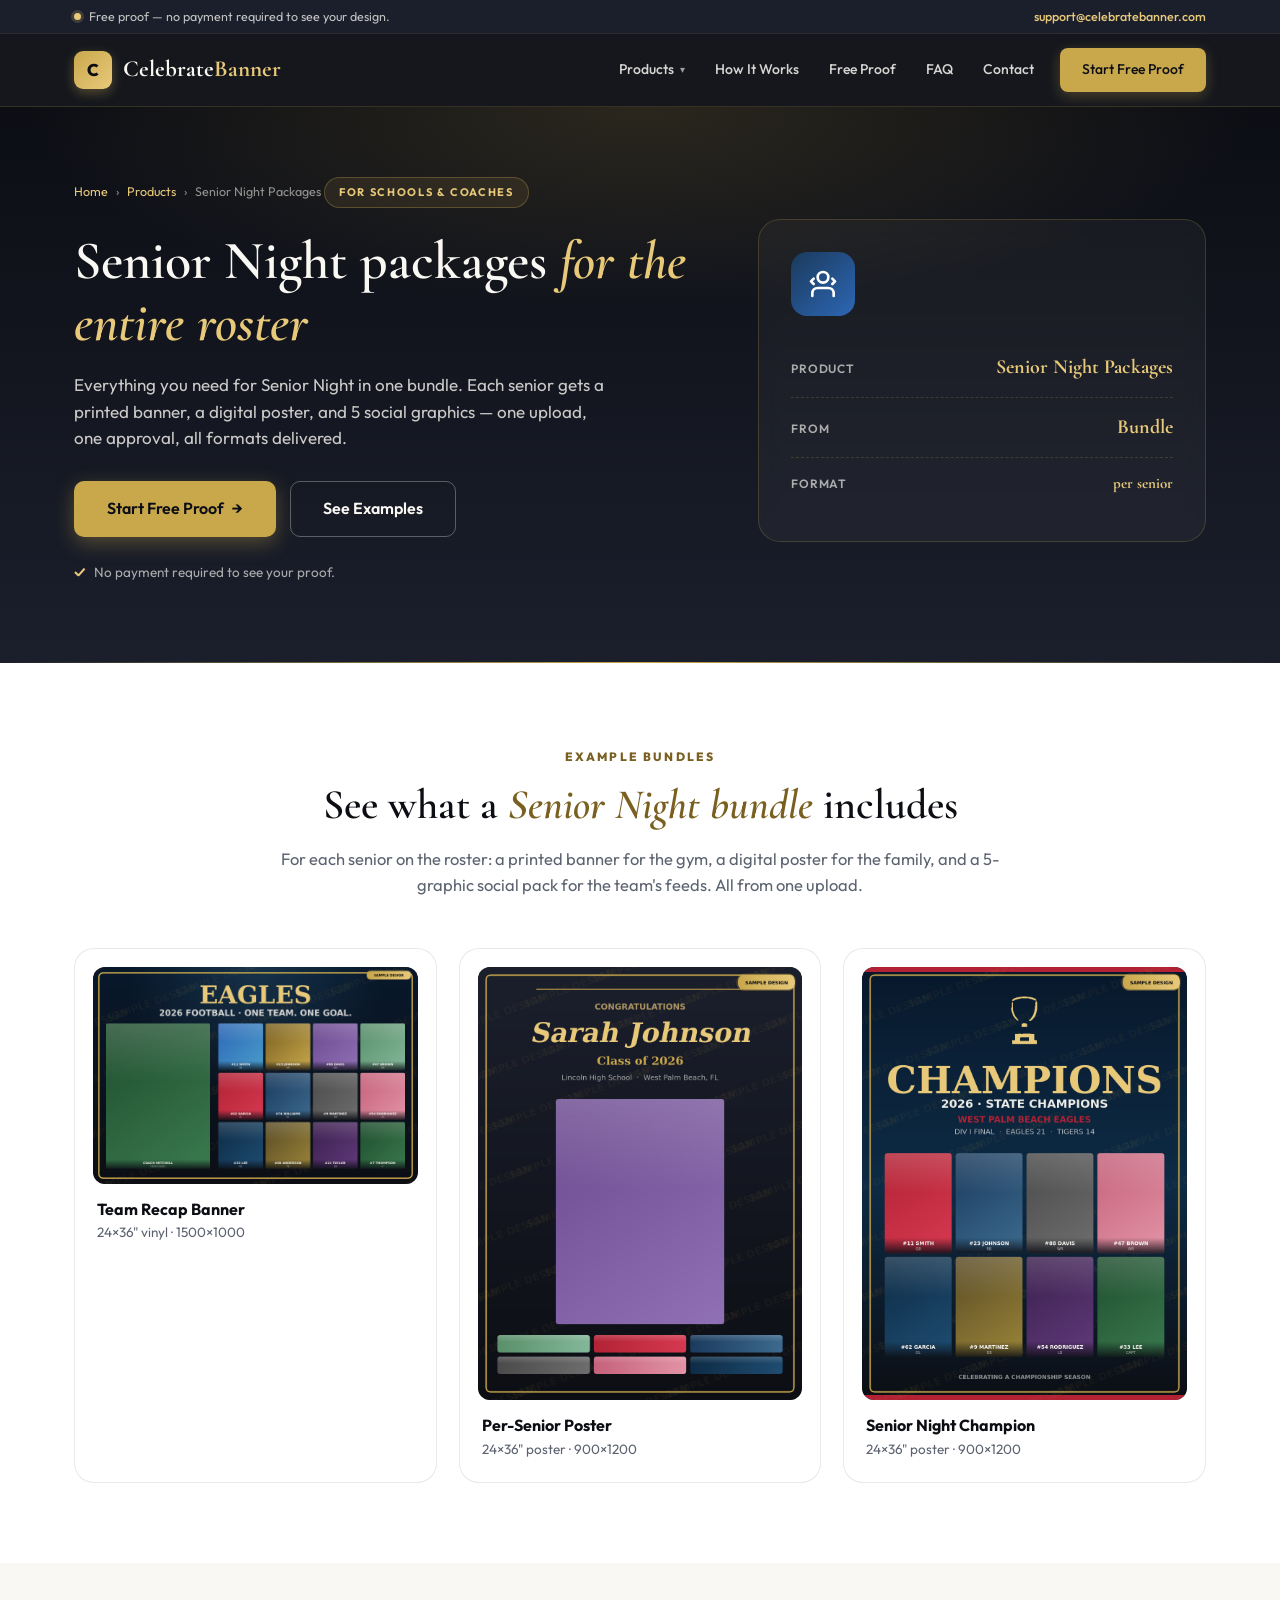
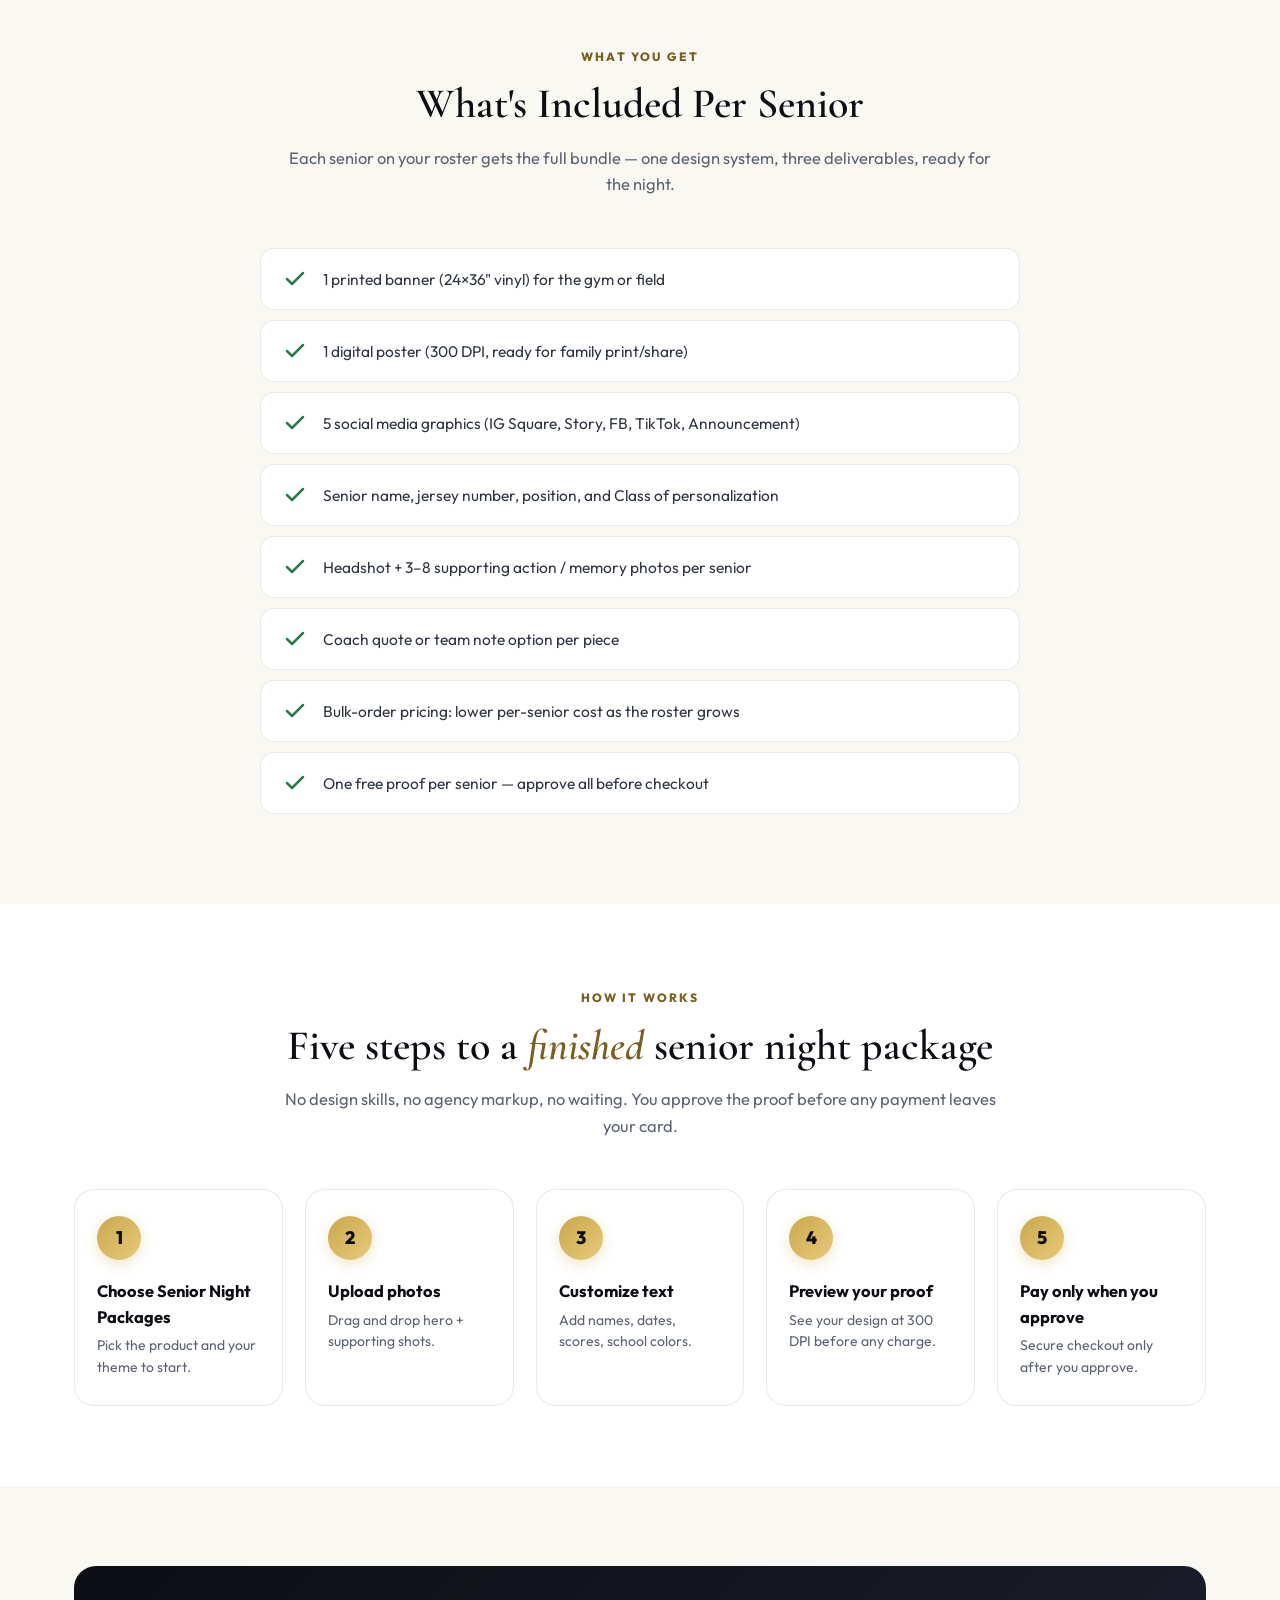
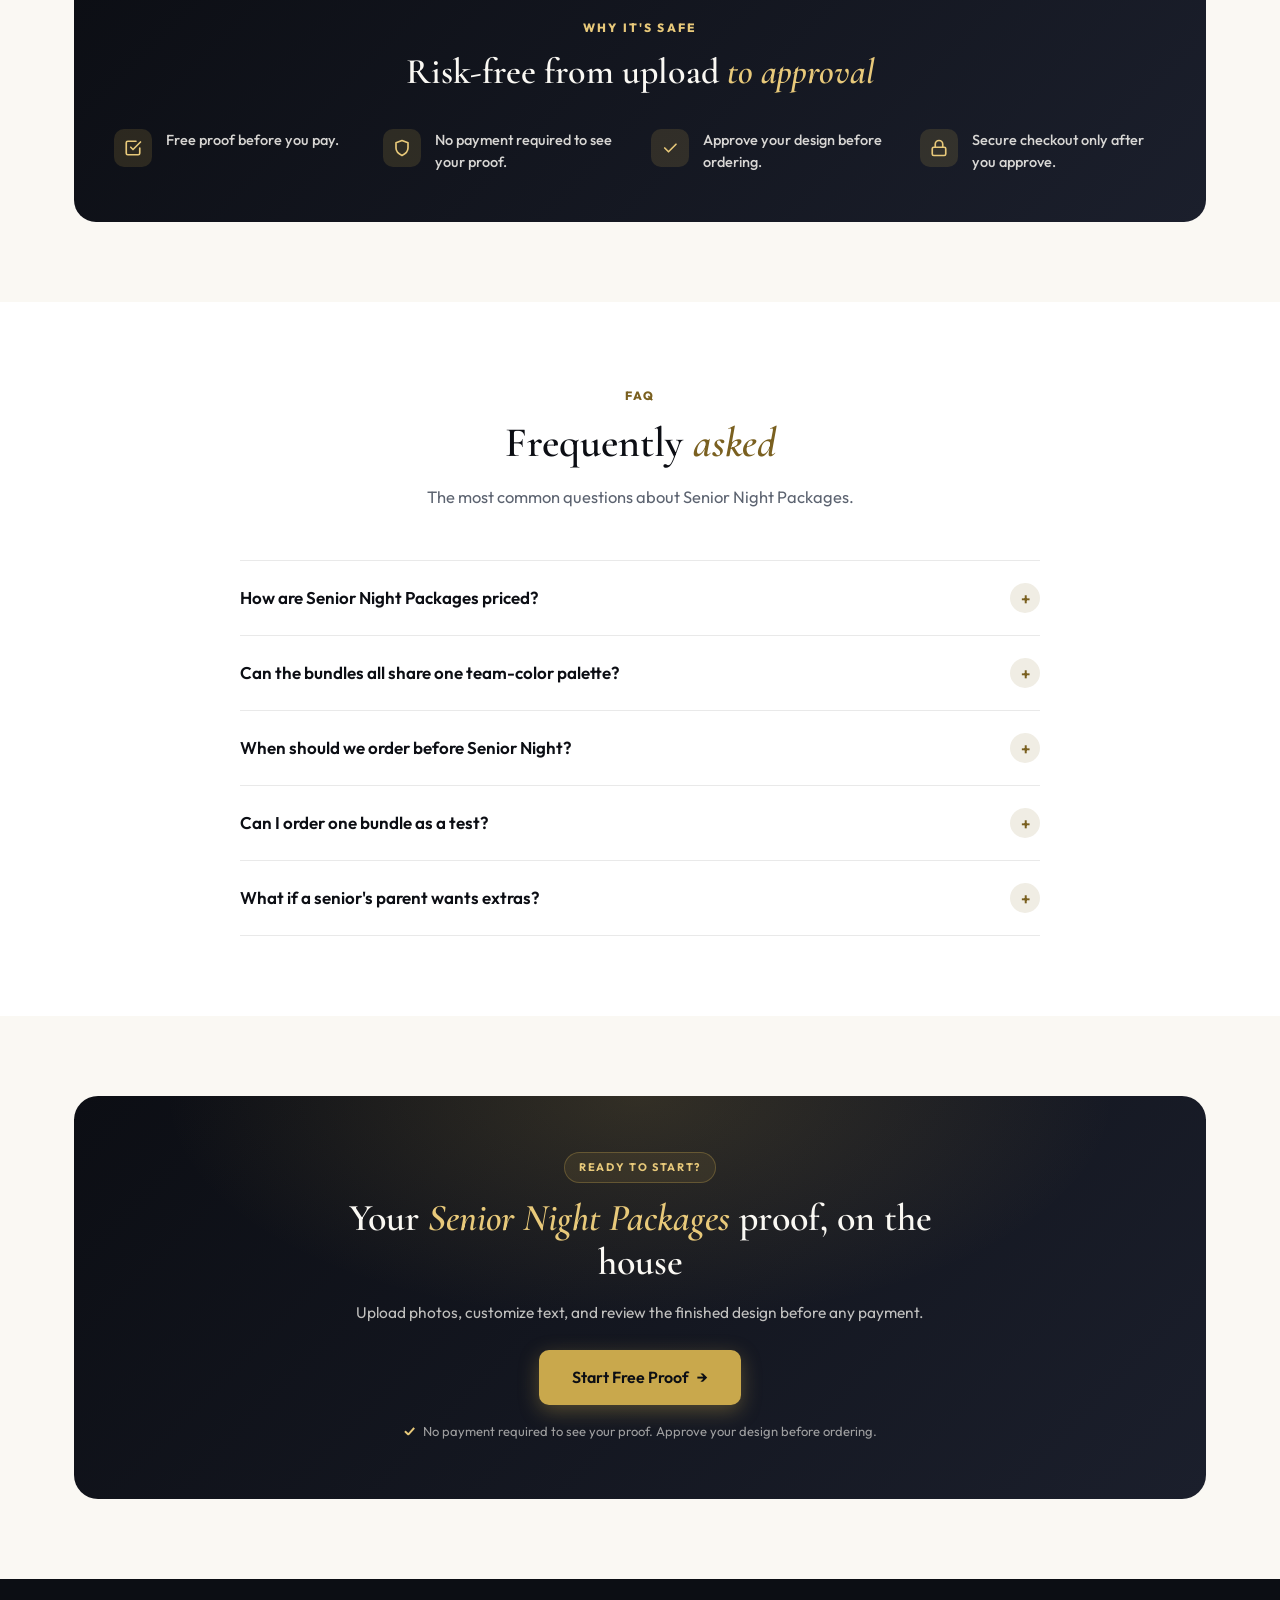
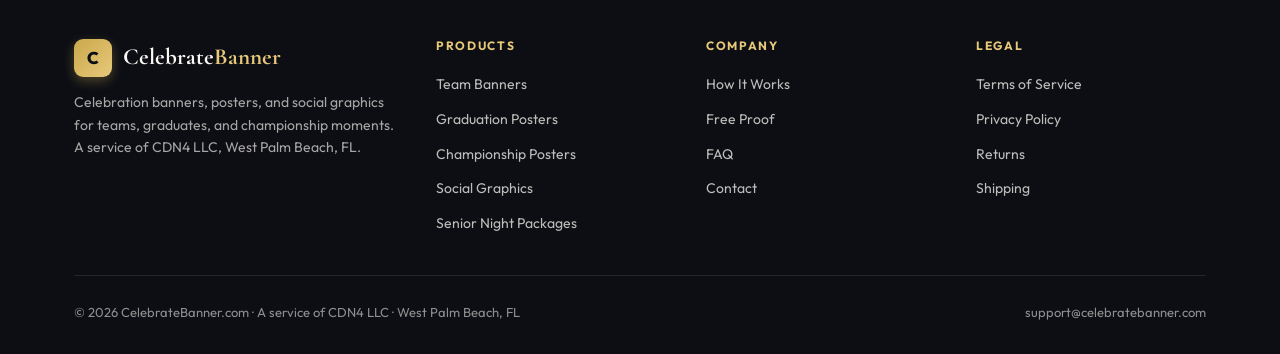
<file: senior-night-packages.html>
<!doctype html>
<html lang="en">
<head>
<meta charset="utf-8">
<meta name="viewport" content="width=device-width, initial-scale=1">
<title>Senior Night Packages — CelebrateBanner</title>
<meta name="description" content="Complete Senior Night packages: printed banner + digital poster + 5 social graphics per senior. One free proof, one approval.">
<link rel="preconnect" href="https://fonts.googleapis.com">
<link rel="preconnect" href="https://fonts.gstatic.com" crossorigin>
<link href="https://fonts.googleapis.com/css2?family=Cormorant+Garamond:wght@400;500;600;700&family=Outfit:wght@300;400;500;600;700;800&display=swap" rel="stylesheet">
<style>
:root {
  --obsidian: #0C0E14; --obsidian2: #1B1F2C; --obsidian3: #262B38;
  --gold: #C9A84C; --gold2: #E8C97A; --gold3: #F5E4B0; --gold-dark: #7A6020;
  --ivory: #FAF8F3; --ivory2: #F0EDE4; --white: #FFFFFF;
  --text: #0C0E14; --text-soft: #2F3640; --muted: #5C6370; --light: #9CA3AF;
  --border: rgba(12,14,20,0.09); --border-strong: rgba(12,14,20,0.16);
  --success: #2D7A4F;
  --container: 1180px;
  --radius: 12px; --radius-lg: 20px; --radius-xl: 28px;
  --shadow-sm: 0 2px 8px rgba(12,14,20,0.05);
  --shadow-md: 0 8px 28px rgba(12,14,20,0.10);
  --shadow-lg: 0 22px 60px rgba(12,14,20,0.16);
}
* { box-sizing: border-box; }
html { scroll-behavior: smooth; }
body { font-family: 'Outfit', system-ui, -apple-system, sans-serif; color: var(--text); background: var(--ivory); margin: 0; line-height: 1.55; -webkit-font-smoothing: antialiased; }
img, svg { display: block; max-width: 100%; }
a { color: inherit; text-decoration: none; }
button { font: inherit; cursor: pointer; }
.container { max-width: var(--container); margin: 0 auto; padding: 0 24px; }
h1, h2, h3, h4 { font-family: 'Cormorant Garamond', Georgia, serif; margin: 0; line-height: 1.15; }

.topbar { background: var(--obsidian2); color: rgba(250,248,243,0.75); font-size: 12.5px; padding: 7px 0; border-bottom: 1px solid rgba(201,168,76,0.10); }
.topbar-inner { max-width: var(--container); margin: 0 auto; padding: 0 24px; display: flex; justify-content: space-between; align-items: center; gap: 16px; }
.topbar-tag { display: inline-flex; align-items: center; gap: 8px; }
.topbar-tag::before { content: ''; width: 7px; height: 7px; border-radius: 50%; background: var(--gold2); box-shadow: 0 0 0 3px rgba(232,201,122,0.18); }
.topbar-email { color: var(--gold2); font-weight: 500; transition: 0.18s; }
.topbar-email:hover { color: var(--gold3); }
@media (max-width: 540px) { .topbar { font-size: 11.5px; padding: 5px 0; } .topbar-tag { display: none; } .topbar-inner { justify-content: center; } }

.header { position: sticky; top: 0; z-index: 100; background: rgba(12,14,20,0.96); color: var(--ivory); border-bottom: 1px solid rgba(201,168,76,0.18); backdrop-filter: blur(12px); }
.header-inner { display: flex; align-items: center; justify-content: space-between; padding: 14px 24px; max-width: var(--container); margin: 0 auto; gap: 24px; }
.logo { display: flex; align-items: center; gap: 11px; font-family: 'Cormorant Garamond', serif; font-weight: 700; font-size: 23px; color: var(--ivory); }
.logo-mark { width: 38px; height: 38px; background: linear-gradient(135deg, var(--gold), var(--gold2)); border-radius: 9px; display: flex; align-items: center; justify-content: center; color: var(--obsidian); font-weight: 800; font-family: 'Outfit', sans-serif; font-size: 17px; box-shadow: 0 4px 12px rgba(201,168,76,0.35); }
.logo em { color: var(--gold2); font-style: normal; }
.nav { display: flex; align-items: center; gap: 2px; }
.nav a, .nav-item { display: inline-flex; align-items: center; gap: 6px; padding: 9px 14px; font-size: 14px; font-weight: 500; color: rgba(250,248,243,0.85); border-radius: 8px; transition: 0.18s; cursor: pointer; background: transparent; border: none; }
.nav a:hover, .nav-item:hover { color: var(--gold2); background: rgba(201,168,76,0.08); }
.nav-cta { margin-left: 10px; padding: 11px 22px !important; background: var(--gold) !important; color: var(--obsidian) !important; font-weight: 700; box-shadow: 0 4px 14px rgba(201,168,76,0.30); }
.nav-cta:hover { background: var(--gold2) !important; transform: translateY(-1px); box-shadow: 0 6px 20px rgba(201,168,76,0.45); }
.nav-dropdown { position: relative; }
.nav-dropdown-menu { position: absolute; top: calc(100% + 6px); left: 0; min-width: 250px; background: var(--obsidian2); border: 1px solid rgba(201,168,76,0.22); border-radius: 14px; padding: 8px; box-shadow: var(--shadow-lg); opacity: 0; visibility: hidden; transform: translateY(6px); transition: 0.16s; }
.nav-dropdown:hover .nav-dropdown-menu, .nav-dropdown.open .nav-dropdown-menu { opacity: 1; visibility: visible; transform: translateY(0); }
.nav-dropdown-menu a { display: block; padding: 10px 14px; font-size: 14px; border-radius: 8px; color: rgba(250,248,243,0.88); }
.nav-dropdown-menu a:hover { background: rgba(201,168,76,0.10); color: var(--gold2); }
.nav-dropdown-menu a[aria-current="page"] { background: rgba(201,168,76,0.15); color: var(--gold2); }
.dd-arrow { font-size: 10px; opacity: 0.7; }
.mobile-toggle { display: none; padding: 10px 14px; background: transparent; border: 1px solid rgba(250,248,243,0.20); border-radius: 8px; color: var(--ivory); font-size: 14px; }

.product-hero { position: relative; overflow: hidden; background: linear-gradient(180deg, var(--obsidian) 0%, var(--obsidian2) 100%); color: var(--ivory); padding: 70px 0 80px; }
.product-hero::before { content: ''; position: absolute; inset: 0; background: radial-gradient(80% 60% at 50% 0%, rgba(201,168,76,0.16) 0%, transparent 60%); pointer-events: none; }
.product-hero::after { content: ''; position: absolute; left: 0; right: 0; bottom: 0; height: 1px; background: linear-gradient(90deg, transparent, var(--gold), transparent); }
.product-hero-inner { position: relative; z-index: 2; display: grid; grid-template-columns: 1.4fr 1fr; gap: 56px; align-items: center; }
.product-hero-text .breadcrumb { display: inline-flex; gap: 8px; color: rgba(250,248,243,0.55); font-size: 12.5px; margin-bottom: 22px; align-items: center; }
.product-hero-text .breadcrumb a { color: var(--gold2); }
.product-hero-text .breadcrumb a:hover { color: var(--gold3); }
.product-hero-eyebrow { display: inline-block; padding: 6px 14px; font-size: 11px; font-weight: 700; letter-spacing: 0.15em; text-transform: uppercase; color: var(--gold2); background: rgba(201,168,76,0.10); border: 1px solid rgba(201,168,76,0.30); border-radius: 999px; margin-bottom: 22px; }
.product-hero h1 { font-size: clamp(34px, 5vw, 54px); font-weight: 600; margin-bottom: 18px; }
.product-hero h1 em { font-style: italic; color: var(--gold2); }
.product-hero-tagline { font-size: 17px; color: rgba(250,248,243,0.80); margin-bottom: 30px; max-width: 540px; }
.product-hero-actions { display: flex; gap: 14px; flex-wrap: wrap; align-items: center; margin-bottom: 22px; }
.product-hero-reassure { font-size: 13.5px; color: rgba(250,248,243,0.65); display: inline-flex; align-items: center; gap: 8px; }
.product-hero-reassure::before { content: '✓'; color: var(--gold2); font-weight: 800; }
.product-hero-card { background: rgba(255,255,255,0.04); border: 1px solid rgba(201,168,76,0.22); border-radius: 22px; padding: 32px; backdrop-filter: blur(8px); }
.product-hero-card-icon { width: 64px; height: 64px; border-radius: 16px; background: linear-gradient(135deg, #1A3A5C, #2D67B5); display: flex; align-items: center; justify-content: center; color: white; margin-bottom: 22px; }
.product-hero-card-icon svg { width: 32px; height: 32px; }
.product-hero-card-row { display: flex; justify-content: space-between; align-items: baseline; padding: 14px 0; border-bottom: 1px dashed rgba(201,168,76,0.20); }
.product-hero-card-row:last-child { border-bottom: none; }
.product-hero-card-label { color: rgba(250,248,243,0.65); font-size: 12px; letter-spacing: 0.08em; text-transform: uppercase; font-weight: 600; }
.product-hero-card-val { color: var(--gold2); font-family: 'Cormorant Garamond', serif; font-size: 20px; font-weight: 700; }

.btn { display: inline-flex; align-items: center; justify-content: center; gap: 8px; padding: 14px 26px; font-size: 15px; font-weight: 600; border-radius: 10px; border: 1px solid transparent; transition: 0.18s; cursor: pointer; text-align: center; line-height: 1.2; }
.btn-primary { background: var(--gold); color: var(--obsidian); box-shadow: 0 6px 20px rgba(201,168,76,0.35); }
.btn-primary:hover { background: var(--gold2); transform: translateY(-2px); box-shadow: 0 10px 28px rgba(201,168,76,0.50); }
.btn-secondary { background: transparent; color: var(--ivory); border-color: rgba(250,248,243,0.30); }
.btn-secondary:hover { border-color: var(--gold2); color: var(--gold2); }
.btn-lg { padding: 17px 32px; font-size: 16px; }
.btn-arrow { transition: 0.18s; }
.btn:hover .btn-arrow { transform: translateX(3px); }

.section { padding: 80px 0; }
.section-head { text-align: center; max-width: 720px; margin: 0 auto 50px; }
.section-eyebrow { display: inline-block; color: var(--gold-dark); font-size: 12px; font-weight: 800; letter-spacing: 0.18em; text-transform: uppercase; margin-bottom: 14px; }
.section-title { font-size: clamp(28px, 4vw, 42px); font-weight: 600; margin-bottom: 14px; }
.section-title em { font-style: italic; color: var(--gold-dark); }
.section-sub { color: var(--muted); font-size: 16.5px; line-height: 1.6; }
.section-alt { background: var(--white); }

.examples-grid { display: grid; grid-template-columns: repeat(auto-fit, minmax(240px, 1fr)); gap: 22px; }
.example-card { background: var(--white); border: 1px solid var(--border); border-radius: var(--radius-lg); padding: 18px 18px 22px; transition: 0.22s; }
.example-card:hover { transform: translateY(-4px); box-shadow: var(--shadow-md); border-color: rgba(201,168,76,0.30); }
.example-preview { position: relative; overflow: hidden; border-radius: 12px; background: linear-gradient(180deg, var(--obsidian), var(--obsidian2)); padding: 14px; box-shadow: inset 0 0 0 1px rgba(201,168,76,0.20); }
.example-preview--team { aspect-ratio: 3/2; }
.example-preview--grad { aspect-ratio: 3/4; }
.example-preview--social { aspect-ratio: 1/1; }
.example-meta { padding: 16px 4px 0; }
.example-meta h3 { font-family: 'Outfit', sans-serif; font-size: 16px; font-weight: 700; margin-bottom: 4px; color: var(--text); }
.example-meta p { color: var(--muted); font-size: 13.5px; margin: 0; }
.ex-cell { border-radius: 3px; min-height: 0; }
.ex-grid-team { position: absolute; bottom: 14px; left: 14px; right: 14px; top: 44px; display: grid; grid-template-columns: repeat(3, 1fr); grid-template-rows: repeat(2, 1fr); gap: 4px; }
.ex-team-title { position: absolute; top: 12px; left: 14px; right: 14px; color: var(--gold2); font-family: 'Cormorant Garamond', serif; font-size: 13px; font-weight: 700; text-align: center; letter-spacing: 0.08em; }
.ex-grad-hero { position: absolute; top: 14px; left: 14px; right: 14px; height: 52%; border-radius: 6px; }
.ex-grad-name { position: absolute; top: calc(52% + 22px); left: 14px; right: 14px; text-align: center; color: var(--gold2); font-family: 'Cormorant Garamond', serif; font-size: 15px; font-style: italic; font-weight: 700; }
.ex-grad-class { position: absolute; top: calc(52% + 44px); left: 14px; right: 14px; text-align: center; color: rgba(250,248,243,0.55); font-size: 9.5px; letter-spacing: 0.18em; font-weight: 600; }
.ex-grad-collage { position: absolute; bottom: 14px; left: 14px; right: 14px; display: grid; grid-template-columns: repeat(4, 1fr); gap: 3px; }
.ex-grad-collage .ex-cell { aspect-ratio: 3/4; }
.ex-champ-trophy { position: absolute; top: 16px; left: 0; right: 0; text-align: center; font-size: 28px; }
.ex-champ-headline { position: absolute; top: 52px; left: 14px; right: 14px; text-align: center; color: var(--gold2); font-family: 'Cormorant Garamond', serif; font-size: 20px; font-weight: 700; letter-spacing: 0.05em; }
.ex-champ-collage { position: absolute; top: 92px; bottom: 30px; left: 14px; right: 14px; display: grid; grid-template-columns: repeat(3, 1fr); grid-template-rows: repeat(2, 1fr); gap: 3px; }
.ex-champ-tag { position: absolute; bottom: 10px; left: 14px; right: 14px; text-align: center; color: rgba(250,248,243,0.55); font-size: 9px; letter-spacing: 0.18em; font-weight: 600; }
.ex-social-photo { position: absolute; inset: 14px; border-radius: 8px; }
.ex-social-overlay { position: absolute; left: 14px; right: 14px; bottom: 14px; padding: 12px; background: linear-gradient(0deg, rgba(12,14,20,0.92), rgba(12,14,20,0)); border-radius: 0 0 8px 8px; text-align: center; }
.ex-social-tag { color: var(--gold2); font-size: 11px; letter-spacing: 0.18em; font-weight: 700; }
.ex-social-year { color: var(--ivory); font-family: 'Cormorant Garamond', serif; font-size: 17px; font-weight: 700; }

.includes-list { max-width: 760px; margin: 0 auto; list-style: none; padding: 0; }
.includes-list li { display: flex; gap: 16px; padding: 18px 22px; background: var(--white); border: 1px solid var(--border); border-radius: 14px; margin-bottom: 10px; align-items: flex-start; font-size: 15.5px; color: var(--text-soft); }
.includes-list svg { width: 24px; height: 24px; color: var(--success); flex-shrink: 0; }

.steps { display: grid; grid-template-columns: repeat(auto-fit, minmax(190px, 1fr)); gap: 22px; }
.step { background: var(--white); border: 1px solid var(--border); border-radius: var(--radius-lg); padding: 26px 22px; }
.step-num { width: 44px; height: 44px; border-radius: 50%; background: linear-gradient(135deg, var(--gold), var(--gold2)); color: var(--obsidian); display: flex; align-items: center; justify-content: center; font-weight: 800; font-size: 18px; margin-bottom: 18px; box-shadow: 0 4px 14px rgba(201,168,76,0.30); }
.step-title { font-family: 'Outfit', sans-serif; font-size: 16.5px; font-weight: 700; margin-bottom: 6px; color: var(--text); }
.step-desc { font-size: 14px; color: var(--muted); line-height: 1.55; }

.trust-strip { background: linear-gradient(135deg, var(--obsidian), var(--obsidian2)); color: var(--ivory); border-radius: 22px; padding: 48px 40px; }
.trust-strip-head { text-align: center; margin-bottom: 36px; }
.trust-strip-head .section-eyebrow { color: var(--gold2); }
.trust-strip-head h2 { font-size: clamp(26px, 4vw, 36px); font-weight: 600; }
.trust-strip-head h2 em { color: var(--gold2); font-style: italic; }
.trust-strip-grid { display: grid; grid-template-columns: repeat(auto-fit, minmax(220px, 1fr)); gap: 22px; }
.trust-strip-item { display: flex; align-items: flex-start; gap: 14px; }
.trust-strip-icon { flex-shrink: 0; width: 38px; height: 38px; border-radius: 10px; background: rgba(201,168,76,0.16); display: flex; align-items: center; justify-content: center; color: var(--gold2); }
.trust-strip-icon svg { width: 18px; height: 18px; }
.trust-strip-text { color: rgba(250,248,243,0.85); font-size: 14.5px; font-weight: 500; }

.faq { max-width: 800px; margin: 0 auto; }
.faq-item { border-bottom: 1px solid var(--border); }
.faq-item:first-child { border-top: 1px solid var(--border); }
.faq-q { width: 100%; background: none; border: none; padding: 22px 0; display: flex; justify-content: space-between; align-items: center; gap: 16px; text-align: left; font-family: 'Outfit', sans-serif; font-size: 17px; font-weight: 600; color: var(--text); transition: 0.18s; }
.faq-q:hover { color: var(--gold-dark); }
.faq-icon { width: 30px; height: 30px; border-radius: 50%; background: var(--ivory2); display: flex; align-items: center; justify-content: center; flex-shrink: 0; transition: 0.18s; font-size: 17px; line-height: 1; color: var(--gold-dark); }
.faq-item.open .faq-icon { background: var(--gold); color: var(--obsidian); transform: rotate(45deg); }
.faq-a { max-height: 0; overflow: hidden; transition: max-height 0.3s ease, padding 0.3s ease; color: var(--muted); font-size: 15px; line-height: 1.65; }
.faq-item.open .faq-a { max-height: 400px; padding: 0 0 22px; }

.cta-band { background: linear-gradient(135deg, var(--obsidian) 0%, var(--obsidian2) 100%); color: var(--ivory); padding: 56px 24px; text-align: center; border-radius: 24px; position: relative; overflow: hidden; }
.cta-band::before { content: ''; position: absolute; inset: 0; background: radial-gradient(60% 80% at 50% 0%, rgba(201,168,76,0.18), transparent 70%); pointer-events: none; }
.cta-band-inner { position: relative; z-index: 2; max-width: 640px; margin: 0 auto; }
.cta-band h2 { font-size: clamp(26px, 4vw, 38px); font-weight: 600; margin-bottom: 14px; }
.cta-band h2 em { color: var(--gold2); font-style: italic; }
.cta-band p { color: rgba(250,248,243,0.75); font-size: 15.5px; margin-bottom: 26px; }
.cta-band-reassure { margin-top: 16px; font-size: 13px; color: rgba(250,248,243,0.60); display: inline-flex; align-items: center; gap: 8px; }
.cta-band-reassure::before { content: '✓'; color: var(--gold2); font-weight: 800; }

.footer { background: var(--obsidian); color: var(--ivory); padding: 60px 0 32px; }
.footer-grid { display: grid; grid-template-columns: 1.4fr 1fr 1fr 1fr; gap: 40px; padding-bottom: 40px; border-bottom: 1px solid rgba(250,248,243,0.10); }
.footer-brand .logo { margin-bottom: 14px; }
.footer-tagline { color: rgba(250,248,243,0.65); font-size: 14px; line-height: 1.6; max-width: 320px; }
.footer-col h4 { font-family: 'Outfit', sans-serif; font-size: 12px; font-weight: 700; letter-spacing: 0.14em; text-transform: uppercase; color: var(--gold2); margin: 0 0 18px; }
.footer-col ul { list-style: none; padding: 0; margin: 0; display: flex; flex-direction: column; gap: 10px; }
.footer-col a { color: rgba(250,248,243,0.75); font-size: 14px; transition: 0.18s; }
.footer-col a:hover { color: var(--gold2); }
.footer-bottom { display: flex; justify-content: space-between; align-items: center; flex-wrap: wrap; gap: 14px; padding-top: 26px; font-size: 13px; color: rgba(250,248,243,0.55); }
.footer-legal { display: flex; gap: 22px; flex-wrap: wrap; }

@media (max-width: 880px) {
  .nav { display: none; position: absolute; top: 100%; right: 24px; left: 24px; flex-direction: column; align-items: stretch; gap: 4px; background: var(--obsidian2); border: 1px solid rgba(201,168,76,0.22); border-radius: 14px; padding: 14px; box-shadow: var(--shadow-lg); }
  .nav.open { display: flex; }
  .nav a, .nav-item { padding: 12px 16px; }
  .nav-dropdown-menu { position: static; opacity: 1; visibility: visible; transform: none; box-shadow: none; border: none; background: rgba(201,168,76,0.05); margin-top: 6px; }
  .mobile-toggle { display: inline-flex; }
  .nav-cta { margin: 8px 0 0; text-align: center; justify-content: center; }
  .product-hero { padding: 50px 0 60px; }
  .product-hero-inner { grid-template-columns: 1fr; gap: 32px; }
  .section { padding: 60px 0; }
  .footer-grid { grid-template-columns: 1fr 1fr; gap: 30px 24px; }
}
@media (max-width: 540px) { .footer-grid { grid-template-columns: 1fr; } .product-hero-actions .btn { width: 100%; } }

.example-preview { padding: 0 !important; }
.example-preview img { width: 100%; height: 100%; object-fit: cover; display: block; border-radius: inherit; }
</style>
</head>
<body>

<div class="topbar">
  <div class="topbar-inner">
    <span class="topbar-tag">Free proof — no payment required to see your design.</span>
    <a href="mailto:support@celebratebanner.com" class="topbar-email">support@celebratebanner.com</a>
  </div>
</div>

<header class="header">
  <div class="header-inner">
    <a href="/" class="logo" aria-label="CelebrateBanner home">
      <span class="logo-mark">C</span>
      <span>Celebrate<em>Banner</em></span>
    </a>
    <button class="mobile-toggle" id="nav-toggle" aria-label="Toggle menu" aria-expanded="false">☰ Menu</button>
    <nav class="nav" id="primary-nav" aria-label="Primary">
      <div class="nav-dropdown">
        <button class="nav-item" aria-haspopup="true" aria-expanded="false">Products <span class="dd-arrow">▾</span></button>
        <div class="nav-dropdown-menu" role="menu">
          <a href="/team-banners.html" role="menuitem">Team Banners</a>
          <a href="/graduation-posters.html" role="menuitem">Graduation Posters</a>
          <a href="/championship-posters.html" role="menuitem">Championship Posters</a>
          <a href="/social-graphics.html" role="menuitem">Social Graphics</a>
          <a href="/senior-night-packages.html" role="menuitem" aria-current="page">Senior Night Packages</a>
        </div>
      </div>
      <a href="/#how-it-works">How It Works</a>
      <a href="/#free-proof">Free Proof</a>
      <a href="/#faq">FAQ</a>
      <a href="mailto:support@celebratebanner.com">Contact</a>
      <a href="https://app.celebratebanner.com/index.html" class="nav-cta">Start Free Proof</a>
    </nav>
  </div>
</header>

<section class="product-hero">
  <div class="container product-hero-inner">
    <div class="product-hero-text">
      <div class="breadcrumb"><a href="/">Home</a> <span>›</span> <a href="/#products">Products</a> <span>›</span> <span>Senior Night Packages</span></div>
      <span class="product-hero-eyebrow">For schools & coaches</span>
      <h1>Senior Night packages <em>for the entire roster</em></h1>
      <p class="product-hero-tagline">Everything you need for Senior Night in one bundle. Each senior gets a printed banner, a digital poster, and 5 social graphics — one upload, one approval, all formats delivered.</p>
      <div class="product-hero-actions">
        <a href="https://app.celebratebanner.com/index.html" class="btn btn-primary btn-lg">Start Free Proof <span class="btn-arrow">→</span></a>
        <a href="#examples" class="btn btn-secondary btn-lg">See Examples</a>
      </div>
      <div class="product-hero-reassure">No payment required to see your proof.</div>
    </div>
    <aside class="product-hero-card">
      <div class="product-hero-card-icon"><svg viewBox="0 0 24 24" fill="none" stroke="currentColor" stroke-width="2" stroke-linecap="round" stroke-linejoin="round"><path d="M20 21v-2a4 4 0 0 0-4-4H8a4 4 0 0 0-4 4v2"/><circle cx="12" cy="7" r="4"/><path d="M19 8l2 2-2 2"/><path d="M5 8l-2 2 2 2"/></svg></div>
      <div class="product-hero-card-row"><span class="product-hero-card-label">Product</span><span class="product-hero-card-val">Senior Night Packages</span></div>
      <div class="product-hero-card-row"><span class="product-hero-card-label">From</span><span class="product-hero-card-val">Bundle</span></div>
      <div class="product-hero-card-row"><span class="product-hero-card-label">Format</span><span class="product-hero-card-val" style="font-size:15px;">per senior</span></div>
    </aside>
  </div>
</section>

<section class="section section-alt" id="examples">
  <div class="container">
    <div class="section-head">
      <span class="section-eyebrow">Example Bundles</span>
      <h2 class="section-title">See what a <em>Senior Night bundle</em> includes</h2>
      <p class="section-sub">For each senior on the roster: a printed banner for the gym, a digital poster for the family, and a 5-graphic social pack for the team's feeds. All from one upload.</p>
    </div>
    <div class="examples-grid">
      <article class="example-card">
        <div class="example-preview example-preview--team">
          <img src="/assets/showcase/team-eagles-product.png" alt="Team Eagles football banner sample design — full-size print preview, landscape layout with coach and 12-player roster grid, "SAMPLE DESIGN" badge" loading="lazy">
        </div>
        <div class="example-meta"><h3>Team Recap Banner</h3><p>24×36" vinyl · 1500×1000</p></div>
      </article>
      <article class="example-card">
        <div class="example-preview example-preview--grad">
          <img src="/assets/showcase/sarah-johnson-grad-product.png" alt="Sarah Johnson graduation poster sample design — full-size print preview with hero portrait and memory collage, "SAMPLE DESIGN" badge" loading="lazy">
        </div>
        <div class="example-meta"><h3>Per-Senior Poster</h3><p>24×36" poster · 900×1200</p></div>
      </article>
      <article class="example-card">
        <div class="example-preview example-preview--grad">
          <img src="/assets/showcase/2026-state-champs-product.png" alt="2026 State Champions poster sample design — full-size print preview with trophy, "CHAMPIONS" headline, team name, and roster grid, "SAMPLE DESIGN" badge" loading="lazy">
        </div>
        <div class="example-meta"><h3>Senior Night Champion</h3><p>24×36" poster · 900×1200</p></div>
      </article>
    </div>
  </div>
</section>

<section class="section" id="included">
  <div class="container">
    <div class="section-head">
      <span class="section-eyebrow">What You Get</span>
      <h2 class="section-title">What's Included Per Senior</h2>
      <p class="section-sub">Each senior on your roster gets the full bundle — one design system, three deliverables, ready for the night.</p>
    </div>
    <ul class="includes-list">
      <li><svg viewBox="0 0 24 24" fill="none" stroke="currentColor" stroke-width="2.5" stroke-linecap="round" stroke-linejoin="round"><path d="M20 6L9 17l-5-5"/></svg>1 printed banner (24×36" vinyl) for the gym or field</li>
      <li><svg viewBox="0 0 24 24" fill="none" stroke="currentColor" stroke-width="2.5" stroke-linecap="round" stroke-linejoin="round"><path d="M20 6L9 17l-5-5"/></svg>1 digital poster (300 DPI, ready for family print/share)</li>
      <li><svg viewBox="0 0 24 24" fill="none" stroke="currentColor" stroke-width="2.5" stroke-linecap="round" stroke-linejoin="round"><path d="M20 6L9 17l-5-5"/></svg>5 social media graphics (IG Square, Story, FB, TikTok, Announcement)</li>
      <li><svg viewBox="0 0 24 24" fill="none" stroke="currentColor" stroke-width="2.5" stroke-linecap="round" stroke-linejoin="round"><path d="M20 6L9 17l-5-5"/></svg>Senior name, jersey number, position, and Class of personalization</li>
      <li><svg viewBox="0 0 24 24" fill="none" stroke="currentColor" stroke-width="2.5" stroke-linecap="round" stroke-linejoin="round"><path d="M20 6L9 17l-5-5"/></svg>Headshot + 3–8 supporting action / memory photos per senior</li>
      <li><svg viewBox="0 0 24 24" fill="none" stroke="currentColor" stroke-width="2.5" stroke-linecap="round" stroke-linejoin="round"><path d="M20 6L9 17l-5-5"/></svg>Coach quote or team note option per piece</li>
      <li><svg viewBox="0 0 24 24" fill="none" stroke="currentColor" stroke-width="2.5" stroke-linecap="round" stroke-linejoin="round"><path d="M20 6L9 17l-5-5"/></svg>Bulk-order pricing: lower per-senior cost as the roster grows</li>
      <li><svg viewBox="0 0 24 24" fill="none" stroke="currentColor" stroke-width="2.5" stroke-linecap="round" stroke-linejoin="round"><path d="M20 6L9 17l-5-5"/></svg>One free proof per senior — approve all before checkout</li>
    </ul>
  </div>
</section>

<section class="section section-alt" id="how-it-works">
  <div class="container">
    <div class="section-head">
      <span class="section-eyebrow">How It Works</span>
      <h2 class="section-title">Five steps to a <em>finished</em> senior night package</h2>
      <p class="section-sub">No design skills, no agency markup, no waiting. You approve the proof before any payment leaves your card.</p>
    </div>
    <div class="steps">
      <div class="step"><div class="step-num">1</div><div class="step-title">Choose Senior Night Packages</div><div class="step-desc">Pick the product and your theme to start.</div></div>
      <div class="step"><div class="step-num">2</div><div class="step-title">Upload photos</div><div class="step-desc">Drag and drop hero + supporting shots.</div></div>
      <div class="step"><div class="step-num">3</div><div class="step-title">Customize text</div><div class="step-desc">Add names, dates, scores, school colors.</div></div>
      <div class="step"><div class="step-num">4</div><div class="step-title">Preview your proof</div><div class="step-desc">See your design at 300 DPI before any charge.</div></div>
      <div class="step"><div class="step-num">5</div><div class="step-title">Pay only when you approve</div><div class="step-desc">Secure checkout only after you approve.</div></div>
    </div>
  </div>
</section>

<section class="section" id="trust">
  <div class="container">
    <div class="trust-strip">
      <div class="trust-strip-head">
        <span class="section-eyebrow">Why It's Safe</span>
        <h2>Risk-free from upload <em>to approval</em></h2>
      </div>
      <div class="trust-strip-grid">
        <div class="trust-strip-item">
          <div class="trust-strip-icon"><svg viewBox="0 0 24 24" fill="none" stroke="currentColor" stroke-width="2.2" stroke-linecap="round" stroke-linejoin="round"><path d="M9 11l3 3L22 4"/><path d="M21 12v7a2 2 0 0 1-2 2H5a2 2 0 0 1-2-2V5a2 2 0 0 1 2-2h11"/></svg></div>
          <div class="trust-strip-text">Free proof before you pay.</div>
        </div>
        <div class="trust-strip-item">
          <div class="trust-strip-icon"><svg viewBox="0 0 24 24" fill="none" stroke="currentColor" stroke-width="2.2" stroke-linecap="round" stroke-linejoin="round"><path d="M12 22s8-4 8-10V5l-8-3-8 3v7c0 6 8 10 8 10z"/></svg></div>
          <div class="trust-strip-text">No payment required to see your proof.</div>
        </div>
        <div class="trust-strip-item">
          <div class="trust-strip-icon"><svg viewBox="0 0 24 24" fill="none" stroke="currentColor" stroke-width="2.2" stroke-linecap="round" stroke-linejoin="round"><path d="M5 12l5 5L20 7"/></svg></div>
          <div class="trust-strip-text">Approve your design before ordering.</div>
        </div>
        <div class="trust-strip-item">
          <div class="trust-strip-icon"><svg viewBox="0 0 24 24" fill="none" stroke="currentColor" stroke-width="2.2" stroke-linecap="round" stroke-linejoin="round"><rect x="3" y="11" width="18" height="11" rx="2"/><path d="M7 11V7a5 5 0 0 1 10 0v4"/></svg></div>
          <div class="trust-strip-text">Secure checkout only after you approve.</div>
        </div>
      </div>
    </div>
  </div>
</section>

<section class="section section-alt" id="faq">
  <div class="container">
    <div class="section-head">
      <span class="section-eyebrow">FAQ</span>
      <h2 class="section-title">Frequently <em>asked</em></h2>
      <p class="section-sub">The most common questions about Senior Night Packages.</p>
    </div>
    <div class="faq">
      <div class="faq-item">
        <button class="faq-q" aria-expanded="false">How are Senior Night Packages priced? <span class="faq-icon" aria-hidden="true">+</span></button>
        <div class="faq-a">Bundle pricing per senior — the more seniors on the roster, the lower the per-piece cost. Email support@celebratebanner.com with your roster size for a custom quote.</div>
      </div>
      <div class="faq-item">
        <button class="faq-q" aria-expanded="false">Can the bundles all share one team-color palette? <span class="faq-icon" aria-hidden="true">+</span></button>
        <div class="faq-a">Yes. Pick the team palette once on the Design step and every senior's bundle inherits it. Personal photos and names are per-senior.</div>
      </div>
      <div class="faq-item">
        <button class="faq-q" aria-expanded="false">When should we order before Senior Night? <span class="faq-icon" aria-hidden="true">+</span></button>
        <div class="faq-a">Order 10 business days before the ceremony for printed banners. Digital posters and socials can ship same-day; printed ships in 2–3 business days plus ground shipping.</div>
      </div>
      <div class="faq-item">
        <button class="faq-q" aria-expanded="false">Can I order one bundle as a test? <span class="faq-icon" aria-hidden="true">+</span></button>
        <div class="faq-a">Absolutely. Start with one senior, approve the proof, then scale to the full roster. Same per-senior price.</div>
      </div>
      <div class="faq-item">
        <button class="faq-q" aria-expanded="false">What if a senior's parent wants extras? <span class="faq-icon" aria-hidden="true">+</span></button>
        <div class="faq-a">Parent-rate add-on link is available once the team bundle is placed. Email support@celebratebanner.com to set it up.</div>
      </div>
    </div>
  </div>
</section>

<section class="section">
  <div class="container">
    <div class="cta-band">
      <div class="cta-band-inner">
        <span class="product-hero-eyebrow" style="margin-bottom:14px;">Ready to start?</span>
        <h2>Your <em>Senior Night Packages</em> proof, on the house</h2>
        <p>Upload photos, customize text, and review the finished design before any payment.</p>
        <a href="https://app.celebratebanner.com/index.html" class="btn btn-primary btn-lg">Start Free Proof <span class="btn-arrow">→</span></a>
        <div class="cta-band-reassure">No payment required to see your proof. Approve your design before ordering.</div>
      </div>
    </div>
  </div>
</section>

<footer class="footer" id="contact">
  <div class="container">
    <div class="footer-grid">
      <div class="footer-brand">
        <a href="/" class="logo">
          <span class="logo-mark">C</span>
          <span>Celebrate<em>Banner</em></span>
        </a>
        <p class="footer-tagline">Celebration banners, posters, and social graphics for teams, graduates, and championship moments. A service of CDN4 LLC, West Palm Beach, FL.</p>
      </div>
      <div class="footer-col">
        <h4>Products</h4>
        <ul>
          <li><a href="/team-banners.html">Team Banners</a></li>
          <li><a href="/graduation-posters.html">Graduation Posters</a></li>
          <li><a href="/championship-posters.html">Championship Posters</a></li>
          <li><a href="/social-graphics.html">Social Graphics</a></li>
          <li><a href="/senior-night-packages.html">Senior Night Packages</a></li>
        </ul>
      </div>
      <div class="footer-col">
        <h4>Company</h4>
        <ul>
          <li><a href="/#how-it-works">How It Works</a></li>
          <li><a href="/#free-proof">Free Proof</a></li>
          <li><a href="/#faq">FAQ</a></li>
          <li><a href="mailto:support@celebratebanner.com">Contact</a></li>
        </ul>
      </div>
      <div class="footer-col">
        <h4>Legal</h4>
        <ul>
          <li><a href="/terms.html">Terms of Service</a></li>
          <li><a href="/privacy.html">Privacy Policy</a></li>
          <li><a href="/returns.html">Returns</a></li>
          <li><a href="/shipping.html">Shipping</a></li>
        </ul>
      </div>
    </div>
    <div class="footer-bottom">
      <div>© <span id="year">2026</span> CelebrateBanner.com · A service of CDN4 LLC · West Palm Beach, FL</div>
      <div class="footer-legal">
        <a href="mailto:support@celebratebanner.com">support@celebratebanner.com</a>
      </div>
    </div>
  </div>
</footer>

<script>
(function(){
  const toggle = document.getElementById('nav-toggle');
  const nav = document.getElementById('primary-nav');
  if(!toggle || !nav) return;
  toggle.addEventListener('click', () => {
    const open = nav.classList.toggle('open');
    toggle.setAttribute('aria-expanded', String(open));
  });
  nav.querySelectorAll('a').forEach(a => a.addEventListener('click', () => {
    if (window.innerWidth <= 880) { nav.classList.remove('open'); toggle.setAttribute('aria-expanded','false'); }
  }));
})();
document.querySelectorAll('.faq-q').forEach(btn => {
  btn.addEventListener('click', () => {
    const item = btn.closest('.faq-item');
    const open = item.classList.toggle('open');
    btn.setAttribute('aria-expanded', String(open));
  });
});
document.getElementById('year').textContent = new Date().getFullYear();
</script>
</body>
</html>
</file>
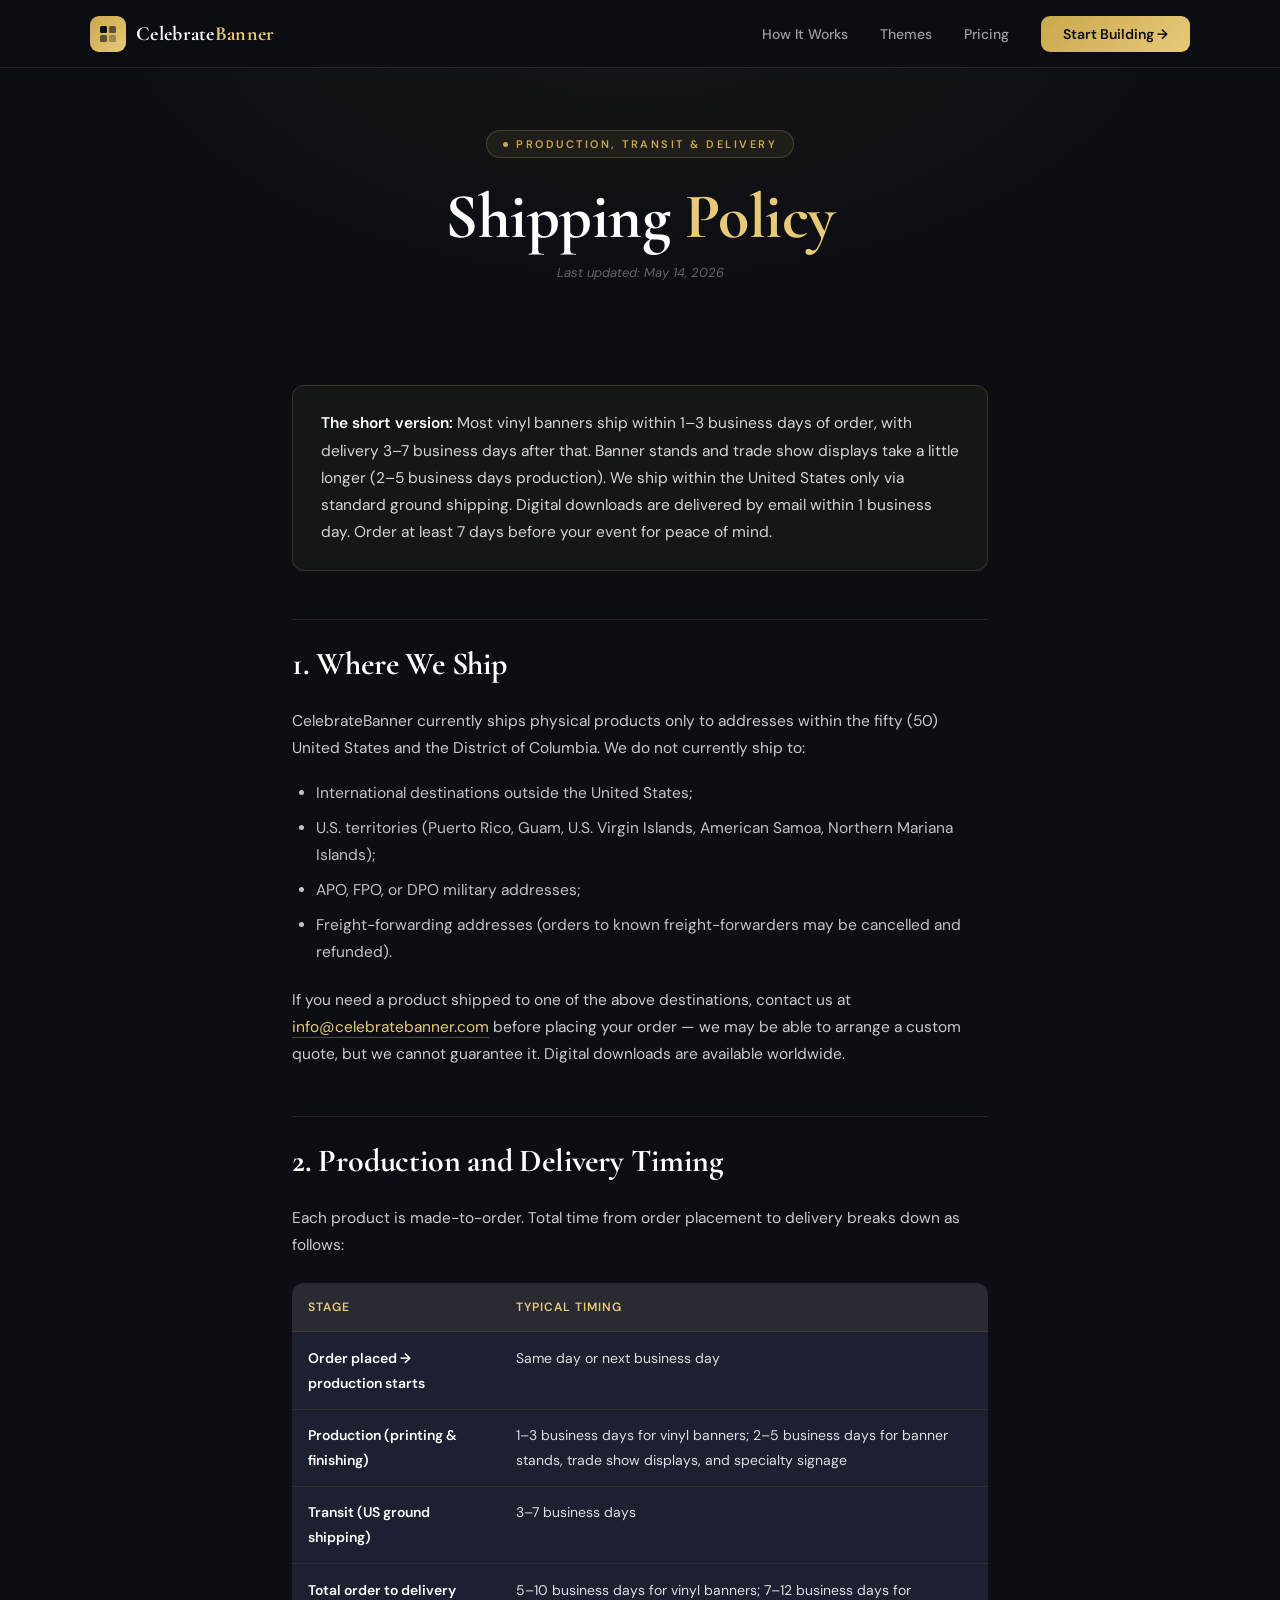
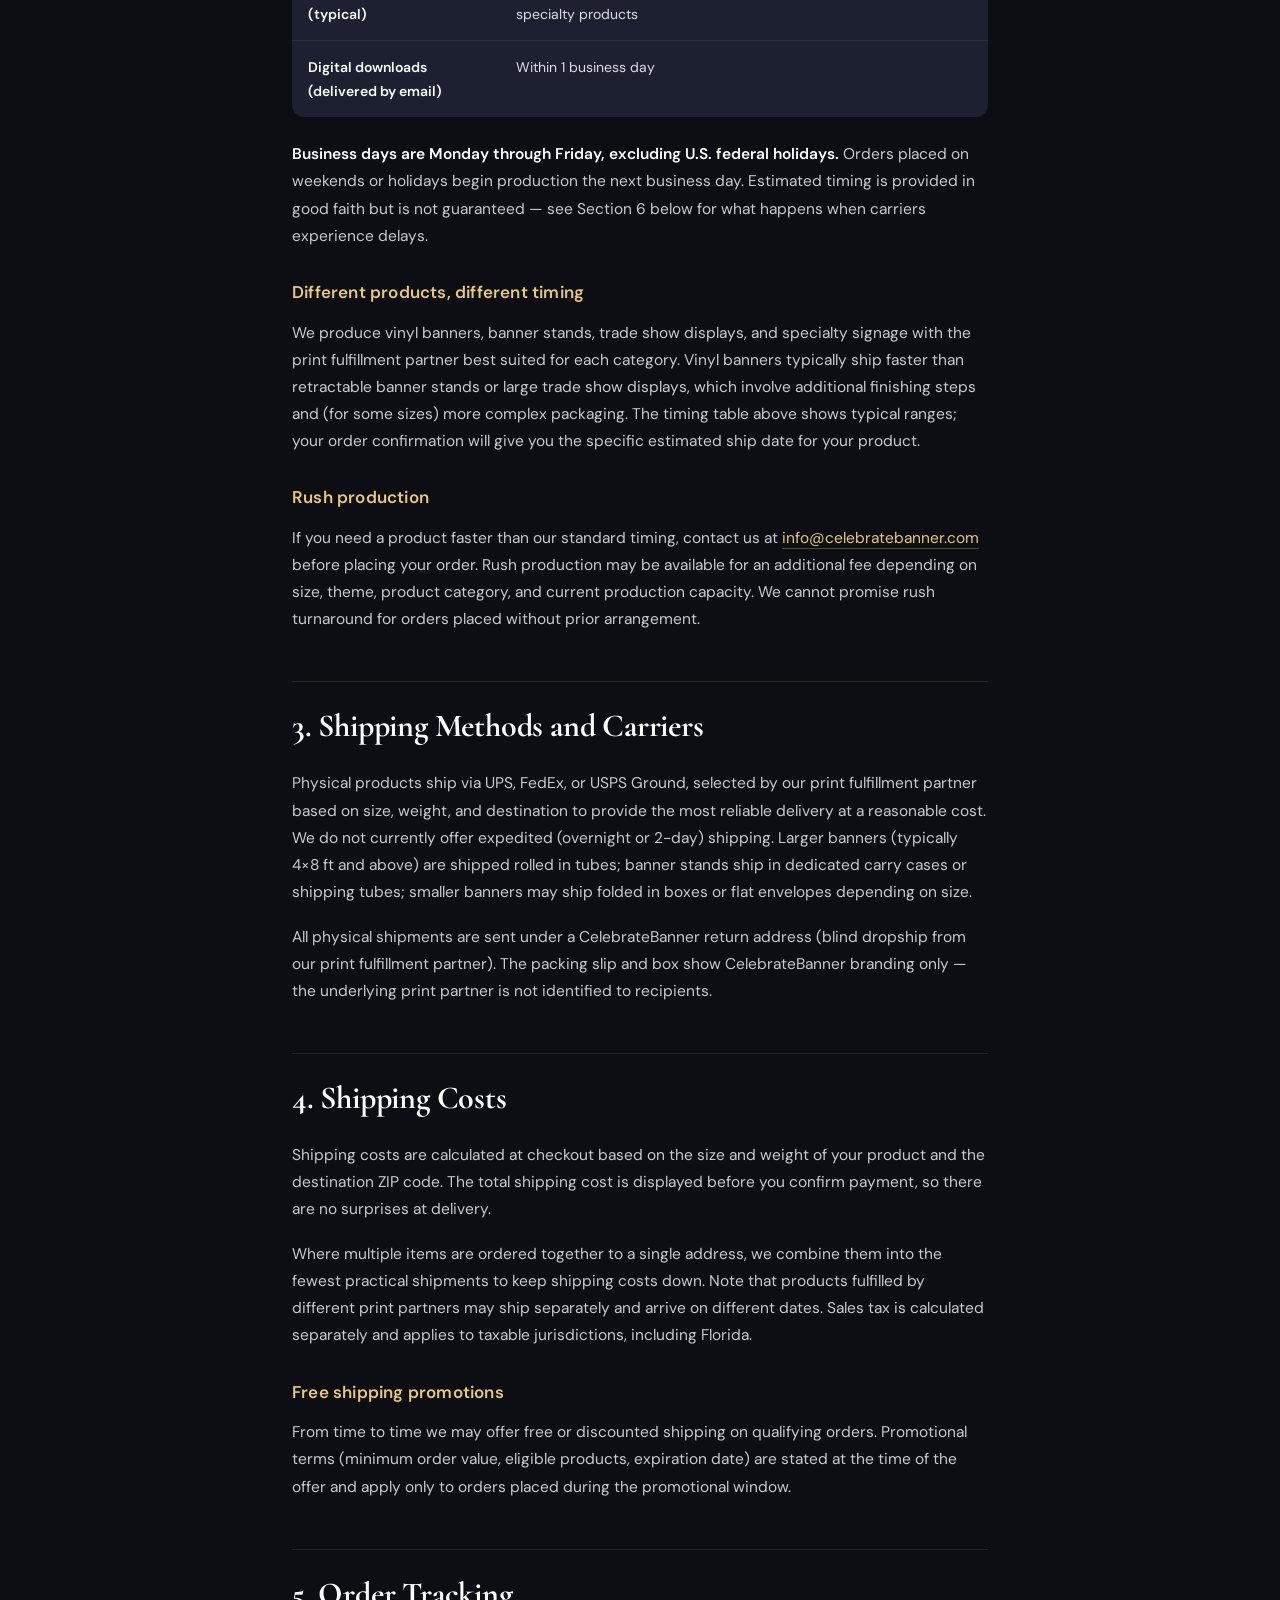
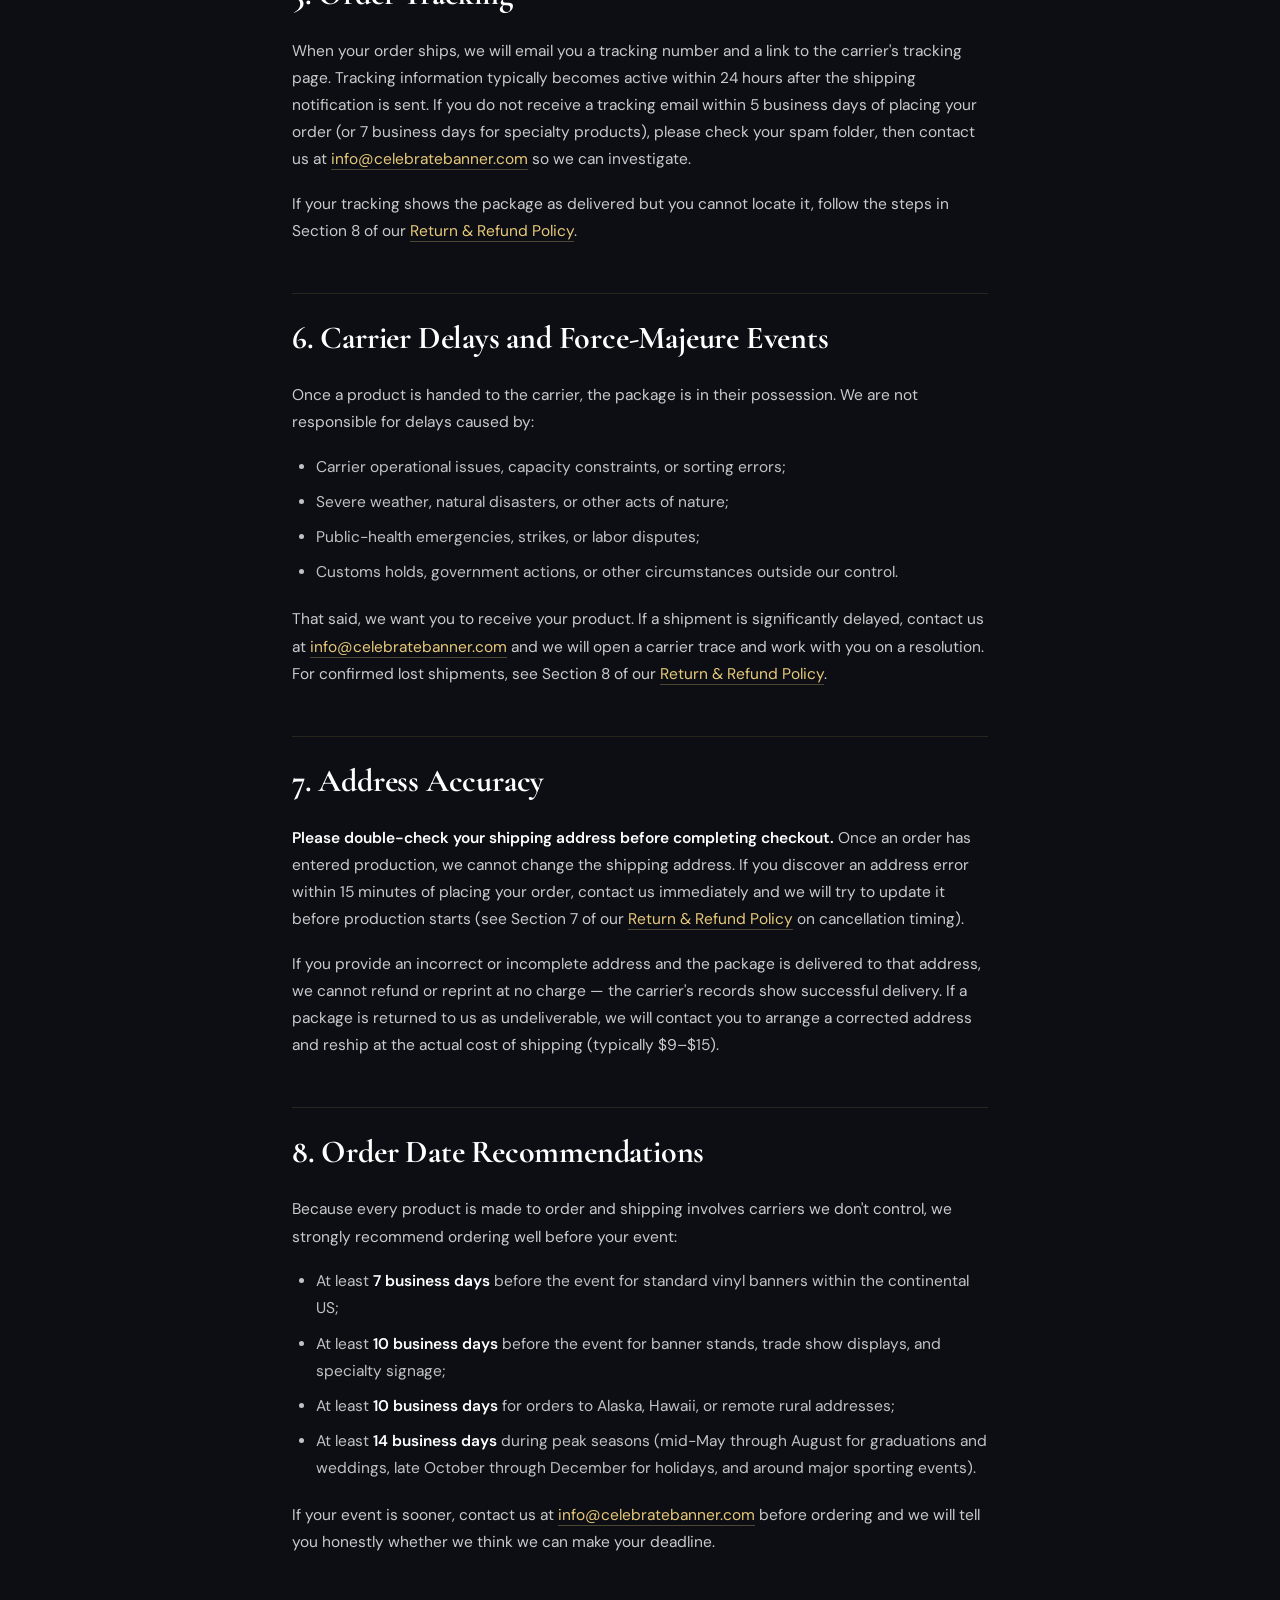
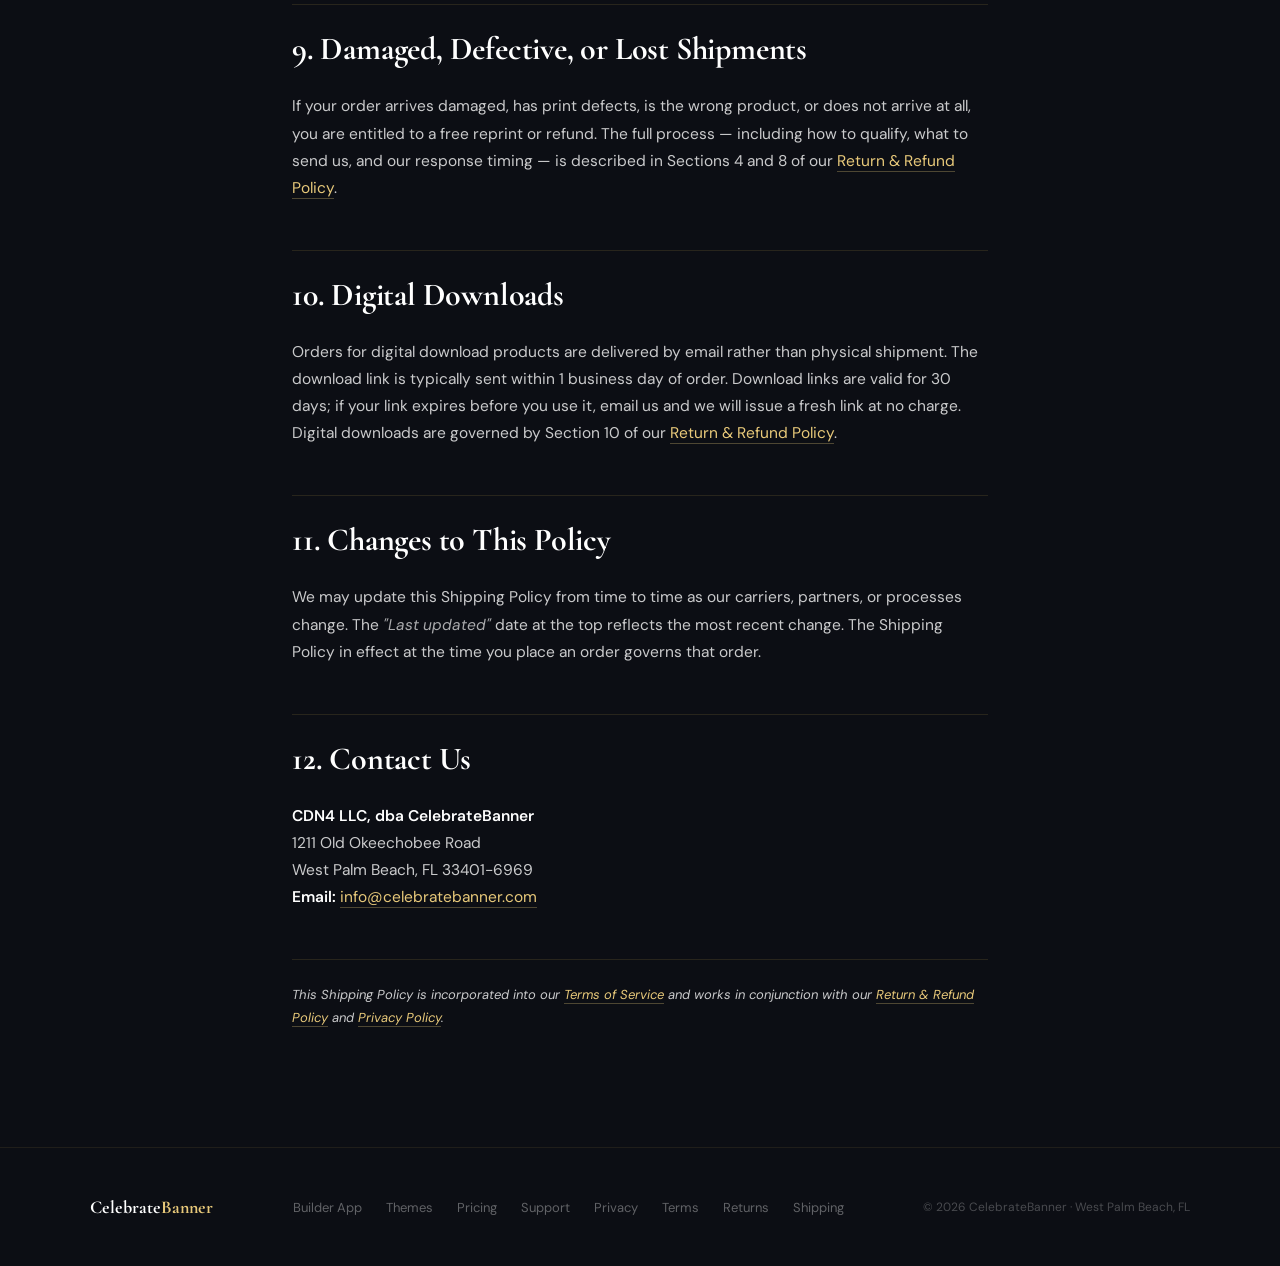
<file: shipping.html>
<!DOCTYPE html>
<html lang="en">
<head>
<meta charset="UTF-8">
<meta name="viewport" content="width=device-width, initial-scale=1.0">
<title>Shipping Policy — CelebrateBanner</title>
<meta name="description" content="How and when CelebrateBanner ships your order, plus carrier and timing details.">
<meta name="robots" content="index, follow">
<link rel="canonical" href="https://celebratebanner.com/shipping">
<link href="https://fonts.googleapis.com/css2?family=Cormorant+Garamond:ital,wght@0,400;0,600;0,700;1,600&family=DM+Sans:wght@300;400;500;600&display=swap" rel="stylesheet">
<link rel="stylesheet" href="/policy-styles.css">
</head>
<body>

<nav>
  <div class="nav-inner">
    <a href="/" class="nav-logo">
      <div class="nav-logo-mark">
        <svg viewBox="0 0 20 20" fill="none">
          <rect x="2" y="2" width="7" height="7" rx="1.5" fill="#0C0E14"/>
          <rect x="11" y="2" width="7" height="7" rx="1.5" fill="#0C0E14" opacity=".6"/>
          <rect x="2" y="11" width="7" height="7" rx="1.5" fill="#0C0E14" opacity=".6"/>
          <rect x="11" y="11" width="7" height="7" rx="1.5" fill="#0C0E14" opacity=".3"/>
        </svg>
      </div>
      <div class="nav-logo-text">Celebrate<em>Banner</em></div>
    </a>
    <div class="nav-links">
      <a href="/#how">How It Works</a>
      <a href="/#themes">Themes</a>
      <a href="/#pricing">Pricing</a>
      <a href="https://app.celebratebanner.com" class="nav-cta">Start Building →</a>
    </div>
  </div>
</nav>

<section class="policy-hero">
  <div class="policy-hero-bg"></div>
  <div class="policy-hero-inner">
    <div class="policy-eyebrow"><span class="policy-eyebrow-dot"></span>Production, transit & delivery</div>
    <h1 class="policy-h1">Shipping <em>Policy</em></h1>
    <div class="policy-updated">Last updated: May 14, 2026</div>
  </div>
</section>

<main class="policy-body">
<div class="policy-callout">
  <p><strong>The short version:</strong> Most vinyl banners ship within 1–3 business days of order, with delivery 3–7 business days after that. Banner stands and trade show displays take a little longer (2–5 business days production). We ship within the United States only via standard ground shipping. Digital downloads are delivered by email within 1 business day. Order at least 7 days before your event for peace of mind.</p>
</div>

<h2>1. Where We Ship</h2>
<p>CelebrateBanner currently ships physical products only to addresses within the fifty (50) United States and the District of Columbia. We do not currently ship to:</p>
<ul>
  <li>International destinations outside the United States;</li>
  <li>U.S. territories (Puerto Rico, Guam, U.S. Virgin Islands, American Samoa, Northern Mariana Islands);</li>
  <li>APO, FPO, or DPO military addresses;</li>
  <li>Freight-forwarding addresses (orders to known freight-forwarders may be cancelled and refunded).</li>
</ul>
<p>If you need a product shipped to one of the above destinations, contact us at <a href="mailto:info@celebratebanner.com">info@celebratebanner.com</a> before placing your order — we may be able to arrange a custom quote, but we cannot guarantee it. Digital downloads are available worldwide.</p>

<h2>2. Production and Delivery Timing</h2>
<p>Each product is made-to-order. Total time from order placement to delivery breaks down as follows:</p>
<table class="policy-table">
  <thead>
    <tr><th>Stage</th><th>Typical timing</th></tr>
  </thead>
  <tbody>
    <tr><td>Order placed → production starts</td><td>Same day or next business day</td></tr>
    <tr><td>Production (printing &amp; finishing)</td><td>1–3 business days for vinyl banners; 2–5 business days for banner stands, trade show displays, and specialty signage</td></tr>
    <tr><td>Transit (US ground shipping)</td><td>3–7 business days</td></tr>
    <tr><td>Total order to delivery (typical)</td><td>5–10 business days for vinyl banners; 7–12 business days for specialty products</td></tr>
    <tr><td>Digital downloads (delivered by email)</td><td>Within 1 business day</td></tr>
  </tbody>
</table>
<p><strong>Business days are Monday through Friday, excluding U.S. federal holidays.</strong> Orders placed on weekends or holidays begin production the next business day. Estimated timing is provided in good faith but is not guaranteed — see Section 6 below for what happens when carriers experience delays.</p>

<h3>Different products, different timing</h3>
<p>We produce vinyl banners, banner stands, trade show displays, and specialty signage with the print fulfillment partner best suited for each category. Vinyl banners typically ship faster than retractable banner stands or large trade show displays, which involve additional finishing steps and (for some sizes) more complex packaging. The timing table above shows typical ranges; your order confirmation will give you the specific estimated ship date for your product.</p>

<h3>Rush production</h3>
<p>If you need a product faster than our standard timing, contact us at <a href="mailto:info@celebratebanner.com">info@celebratebanner.com</a> before placing your order. Rush production may be available for an additional fee depending on size, theme, product category, and current production capacity. We cannot promise rush turnaround for orders placed without prior arrangement.</p>

<h2>3. Shipping Methods and Carriers</h2>
<p>Physical products ship via UPS, FedEx, or USPS Ground, selected by our print fulfillment partner based on size, weight, and destination to provide the most reliable delivery at a reasonable cost. We do not currently offer expedited (overnight or 2-day) shipping. Larger banners (typically 4×8 ft and above) are shipped rolled in tubes; banner stands ship in dedicated carry cases or shipping tubes; smaller banners may ship folded in boxes or flat envelopes depending on size.</p>
<p>All physical shipments are sent under a CelebrateBanner return address (blind dropship from our print fulfillment partner). The packing slip and box show CelebrateBanner branding only — the underlying print partner is not identified to recipients.</p>

<h2>4. Shipping Costs</h2>
<p>Shipping costs are calculated at checkout based on the size and weight of your product and the destination ZIP code. The total shipping cost is displayed before you confirm payment, so there are no surprises at delivery.</p>
<p>Where multiple items are ordered together to a single address, we combine them into the fewest practical shipments to keep shipping costs down. Note that products fulfilled by different print partners may ship separately and arrive on different dates. Sales tax is calculated separately and applies to taxable jurisdictions, including Florida.</p>

<h3>Free shipping promotions</h3>
<p>From time to time we may offer free or discounted shipping on qualifying orders. Promotional terms (minimum order value, eligible products, expiration date) are stated at the time of the offer and apply only to orders placed during the promotional window.</p>

<h2>5. Order Tracking</h2>
<p>When your order ships, we will email you a tracking number and a link to the carrier's tracking page. Tracking information typically becomes active within 24 hours after the shipping notification is sent. If you do not receive a tracking email within 5 business days of placing your order (or 7 business days for specialty products), please check your spam folder, then contact us at <a href="mailto:info@celebratebanner.com">info@celebratebanner.com</a> so we can investigate.</p>
<p>If your tracking shows the package as delivered but you cannot locate it, follow the steps in Section 8 of our <a href="/returns">Return &amp; Refund Policy</a>.</p>

<h2>6. Carrier Delays and Force-Majeure Events</h2>
<p>Once a product is handed to the carrier, the package is in their possession. We are not responsible for delays caused by:</p>
<ul>
  <li>Carrier operational issues, capacity constraints, or sorting errors;</li>
  <li>Severe weather, natural disasters, or other acts of nature;</li>
  <li>Public-health emergencies, strikes, or labor disputes;</li>
  <li>Customs holds, government actions, or other circumstances outside our control.</li>
</ul>
<p>That said, we want you to receive your product. If a shipment is significantly delayed, contact us at <a href="mailto:info@celebratebanner.com">info@celebratebanner.com</a> and we will open a carrier trace and work with you on a resolution. For confirmed lost shipments, see Section 8 of our <a href="/returns">Return &amp; Refund Policy</a>.</p>

<h2>7. Address Accuracy</h2>
<p><strong>Please double-check your shipping address before completing checkout.</strong> Once an order has entered production, we cannot change the shipping address. If you discover an address error within 15 minutes of placing your order, contact us immediately and we will try to update it before production starts (see Section 7 of our <a href="/returns">Return &amp; Refund Policy</a> on cancellation timing).</p>
<p>If you provide an incorrect or incomplete address and the package is delivered to that address, we cannot refund or reprint at no charge — the carrier's records show successful delivery. If a package is returned to us as undeliverable, we will contact you to arrange a corrected address and reship at the actual cost of shipping (typically $9–$15).</p>

<h2>8. Order Date Recommendations</h2>
<p>Because every product is made to order and shipping involves carriers we don't control, we strongly recommend ordering well before your event:</p>
<ul>
  <li>At least <strong>7 business days</strong> before the event for standard vinyl banners within the continental US;</li>
  <li>At least <strong>10 business days</strong> before the event for banner stands, trade show displays, and specialty signage;</li>
  <li>At least <strong>10 business days</strong> for orders to Alaska, Hawaii, or remote rural addresses;</li>
  <li>At least <strong>14 business days</strong> during peak seasons (mid-May through August for graduations and weddings, late October through December for holidays, and around major sporting events).</li>
</ul>
<p>If your event is sooner, contact us at <a href="mailto:info@celebratebanner.com">info@celebratebanner.com</a> before ordering and we will tell you honestly whether we think we can make your deadline.</p>

<h2>9. Damaged, Defective, or Lost Shipments</h2>
<p>If your order arrives damaged, has print defects, is the wrong product, or does not arrive at all, you are entitled to a free reprint or refund. The full process — including how to qualify, what to send us, and our response timing — is described in Sections 4 and 8 of our <a href="/returns">Return &amp; Refund Policy</a>.</p>

<h2>10. Digital Downloads</h2>
<p>Orders for digital download products are delivered by email rather than physical shipment. The download link is typically sent within 1 business day of order. Download links are valid for 30 days; if your link expires before you use it, email us and we will issue a fresh link at no charge. Digital downloads are governed by Section 10 of our <a href="/returns">Return &amp; Refund Policy</a>.</p>

<h2>11. Changes to This Policy</h2>
<p>We may update this Shipping Policy from time to time as our carriers, partners, or processes change. The <em>"Last updated"</em> date at the top reflects the most recent change. The Shipping Policy in effect at the time you place an order governs that order.</p>

<h2>12. Contact Us</h2>
<p><strong>CDN4 LLC, dba CelebrateBanner</strong><br>
1211 Old Okeechobee Road<br>
West Palm Beach, FL 33401-6969<br>
<strong>Email:</strong> <a href="mailto:info@celebratebanner.com">info@celebratebanner.com</a></p>

<p class="policy-footer-note">This Shipping Policy is incorporated into our <a href="/terms">Terms of Service</a> and works in conjunction with our <a href="/returns">Return &amp; Refund Policy</a> and <a href="/privacy">Privacy Policy</a>.</p>
</main>

<footer>
  <div class="footer-inner">
    <div class="footer-brand">Celebrate<em>Banner</em></div>
    <div class="footer-links">
      <a href="https://app.celebratebanner.com">Builder App</a>
      <a href="/#themes">Themes</a>
      <a href="/#pricing">Pricing</a>
      <a href="mailto:support@celebratebanner.com">Support</a>
      <a href="/privacy">Privacy</a>
      <a href="/terms">Terms</a>
      <a href="/returns">Returns</a>
      <a href="/shipping">Shipping</a>
    </div>
    <div class="footer-copy">© 2026 CelebrateBanner · West Palm Beach, FL</div>
  </div>
</footer>

</body>
</html>
</file>
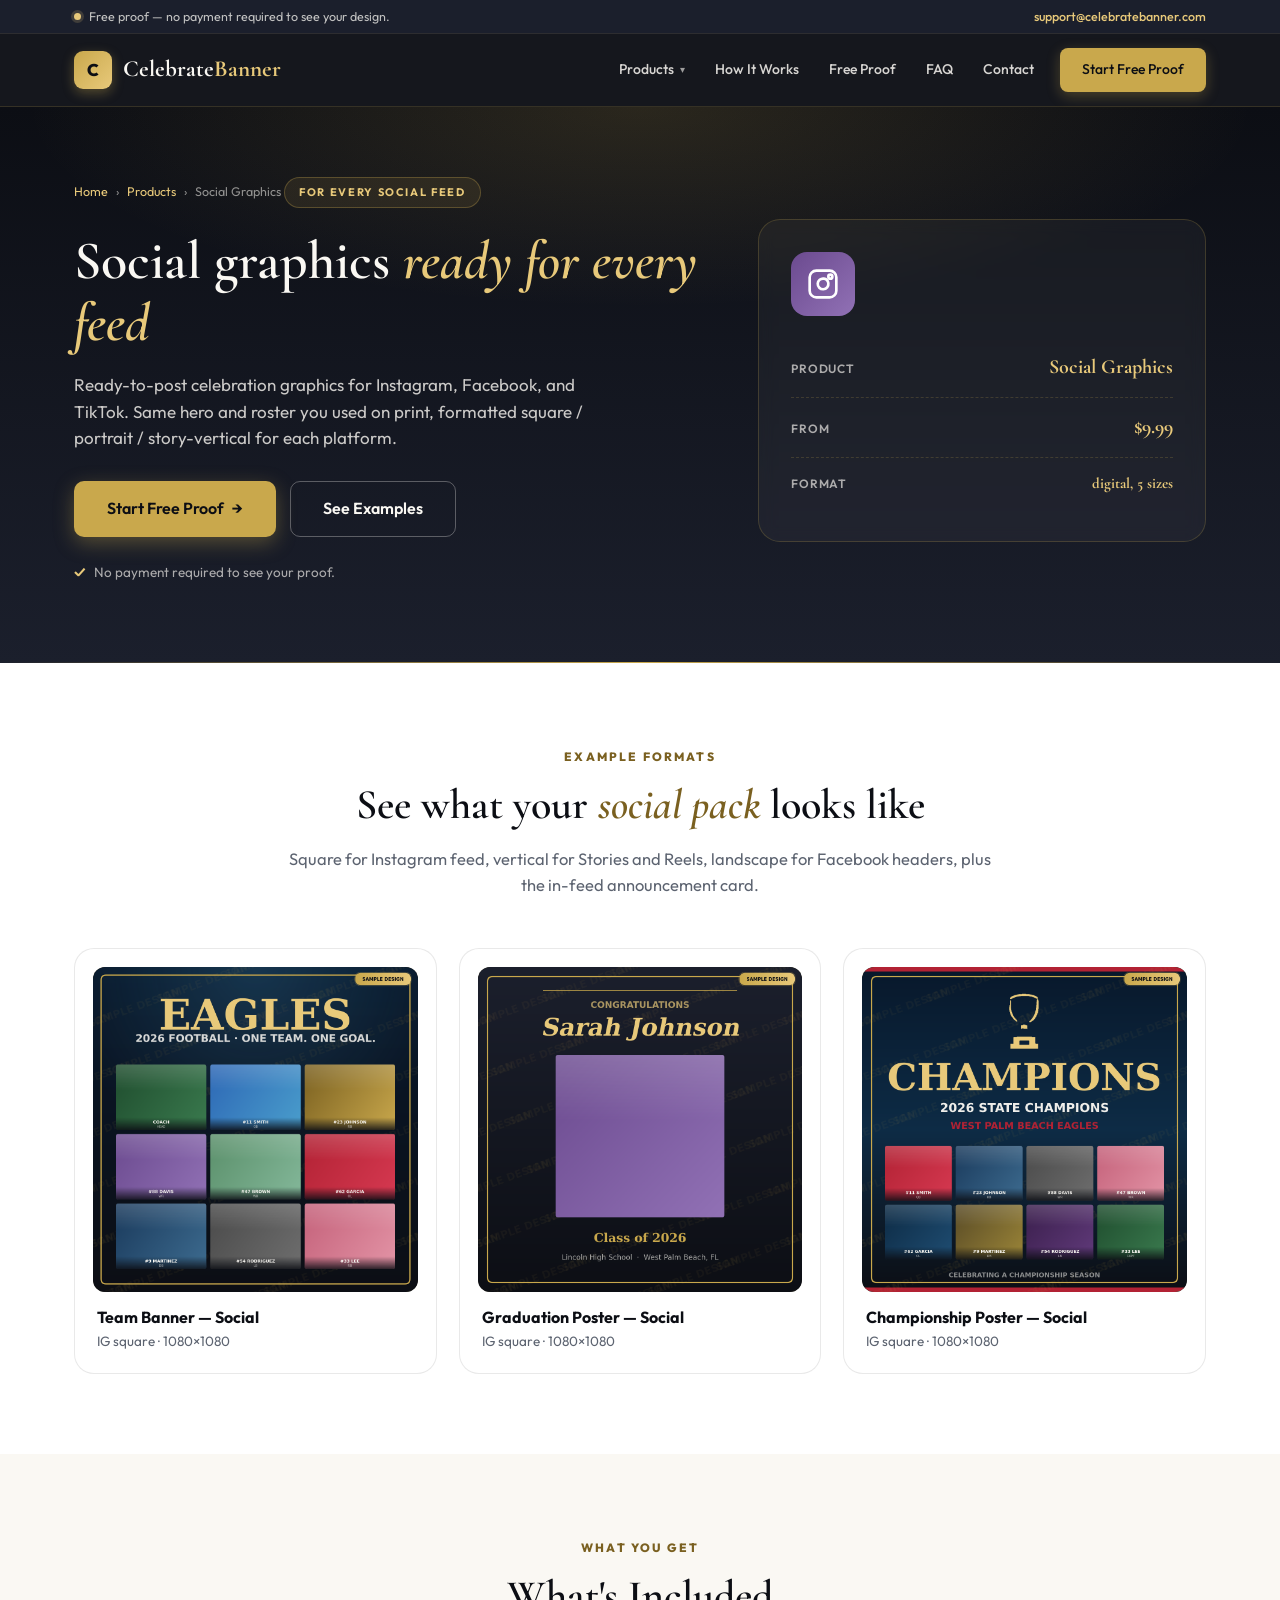
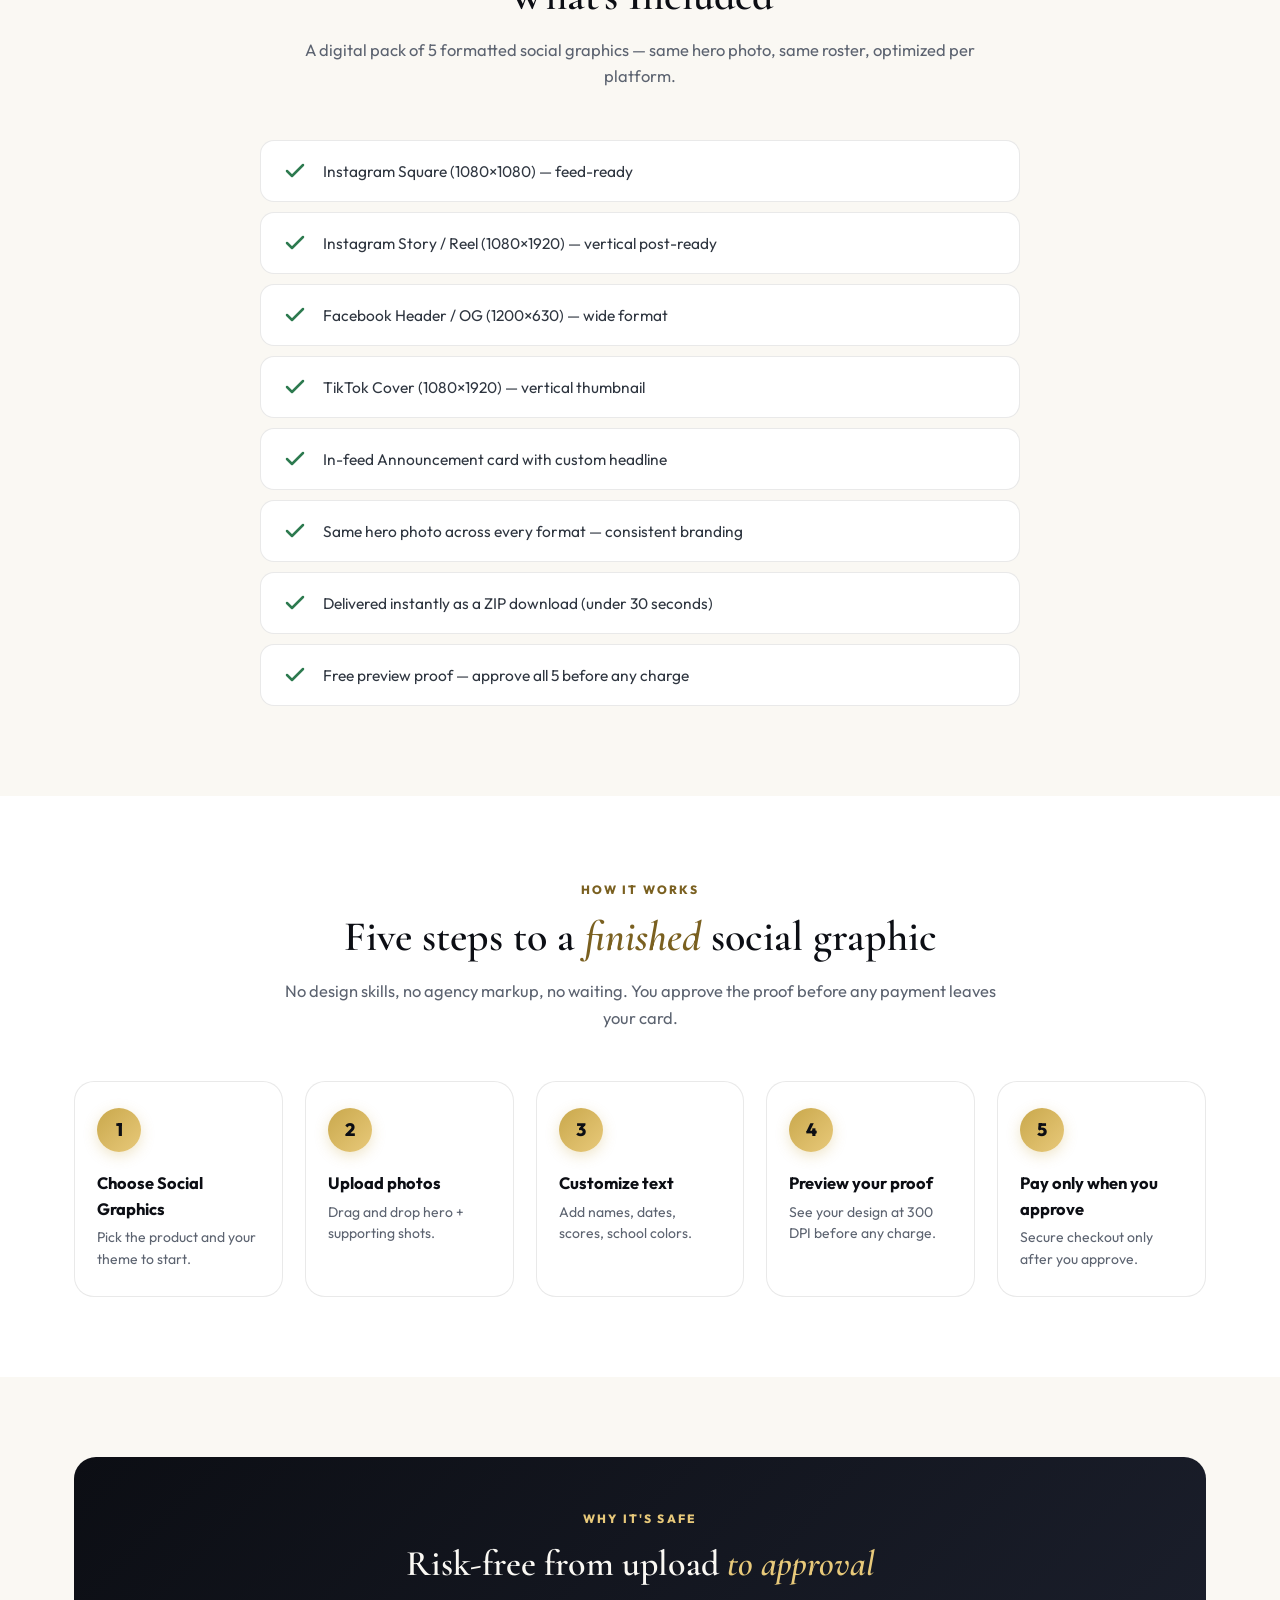
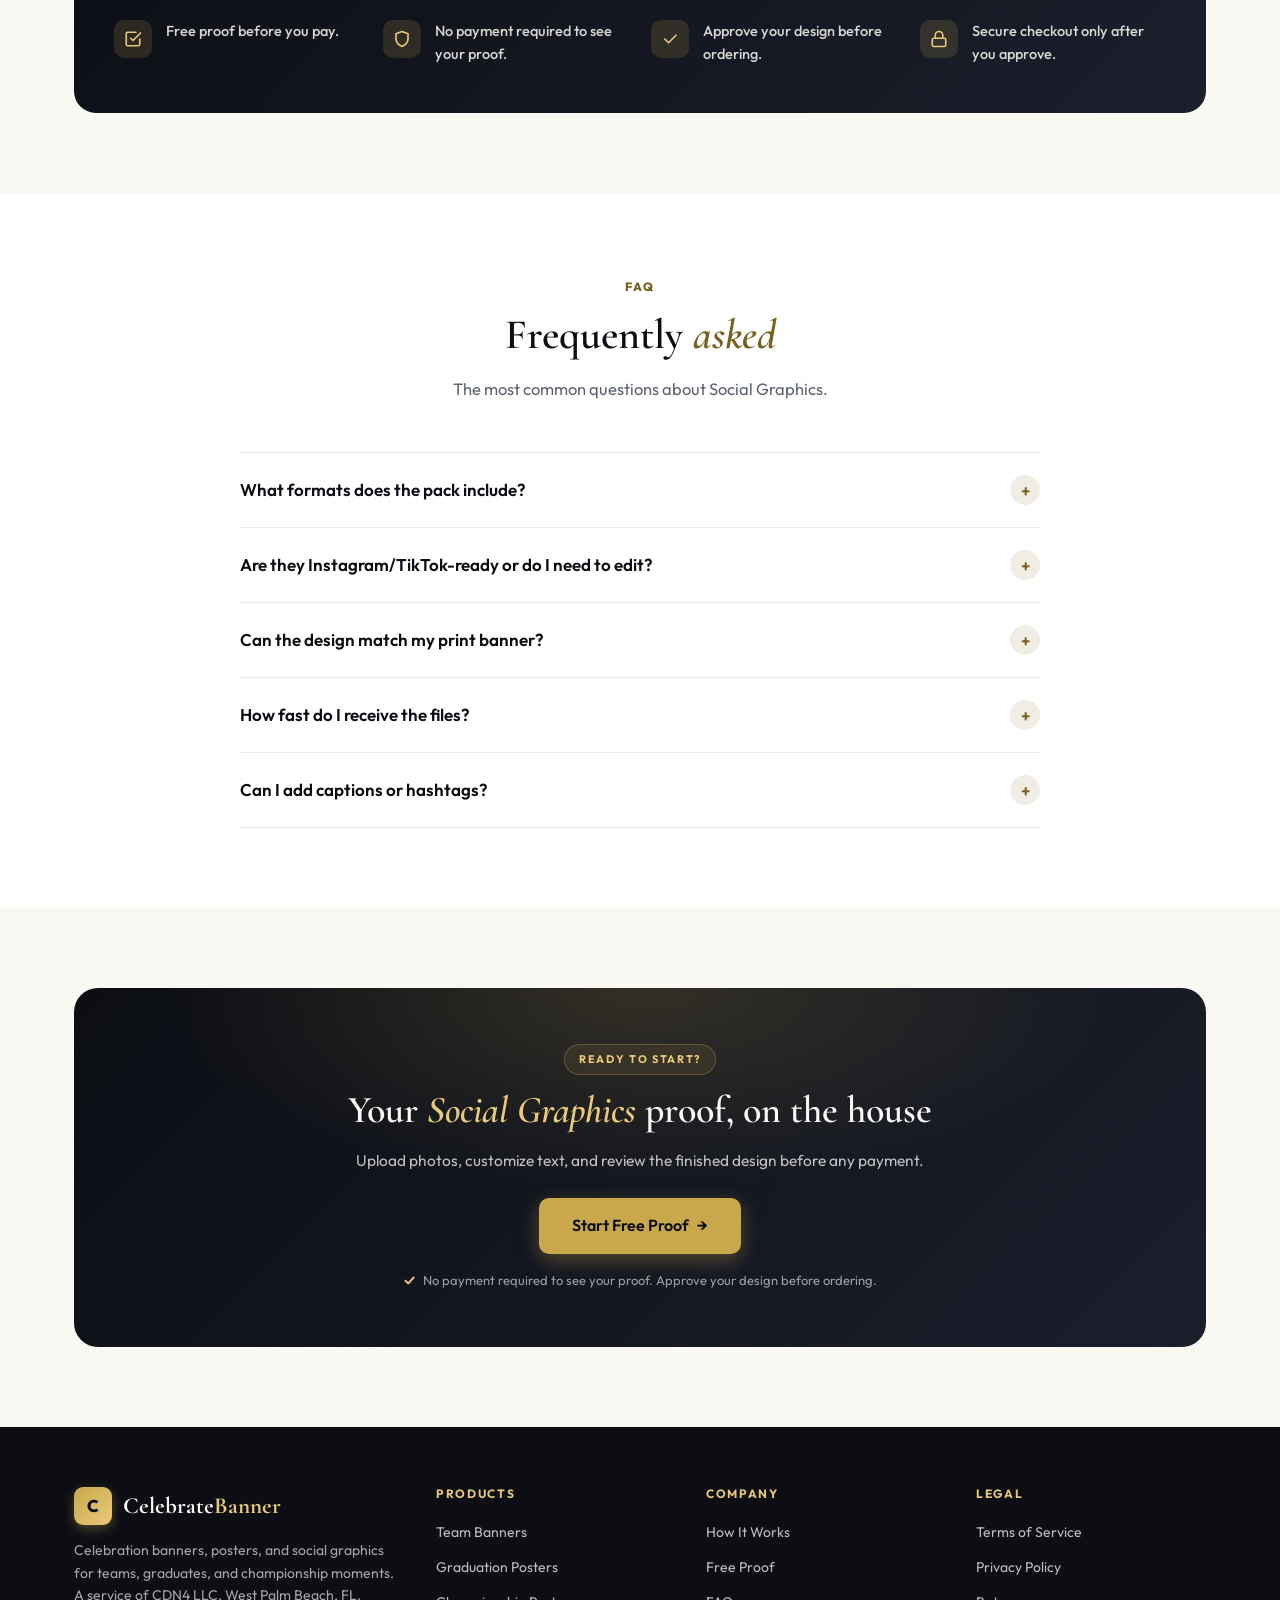
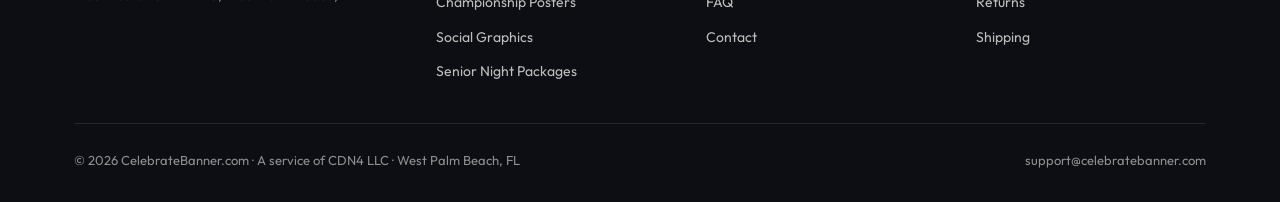
<file: social-graphics.html>
<!doctype html>
<html lang="en">
<head>
<meta charset="utf-8">
<meta name="viewport" content="width=device-width, initial-scale=1">
<title>Social Graphics — CelebrateBanner</title>
<meta name="description" content="Ready-to-post celebration graphics for Instagram, Facebook, and TikTok. Same hero + roster as your print, formatted per feed. Free proof.">
<link rel="preconnect" href="https://fonts.googleapis.com">
<link rel="preconnect" href="https://fonts.gstatic.com" crossorigin>
<link href="https://fonts.googleapis.com/css2?family=Cormorant+Garamond:wght@400;500;600;700&family=Outfit:wght@300;400;500;600;700;800&display=swap" rel="stylesheet">
<style>
:root {
  --obsidian: #0C0E14; --obsidian2: #1B1F2C; --obsidian3: #262B38;
  --gold: #C9A84C; --gold2: #E8C97A; --gold3: #F5E4B0; --gold-dark: #7A6020;
  --ivory: #FAF8F3; --ivory2: #F0EDE4; --white: #FFFFFF;
  --text: #0C0E14; --text-soft: #2F3640; --muted: #5C6370; --light: #9CA3AF;
  --border: rgba(12,14,20,0.09); --border-strong: rgba(12,14,20,0.16);
  --success: #2D7A4F;
  --container: 1180px;
  --radius: 12px; --radius-lg: 20px; --radius-xl: 28px;
  --shadow-sm: 0 2px 8px rgba(12,14,20,0.05);
  --shadow-md: 0 8px 28px rgba(12,14,20,0.10);
  --shadow-lg: 0 22px 60px rgba(12,14,20,0.16);
}
* { box-sizing: border-box; }
html { scroll-behavior: smooth; }
body { font-family: 'Outfit', system-ui, -apple-system, sans-serif; color: var(--text); background: var(--ivory); margin: 0; line-height: 1.55; -webkit-font-smoothing: antialiased; }
img, svg { display: block; max-width: 100%; }
a { color: inherit; text-decoration: none; }
button { font: inherit; cursor: pointer; }
.container { max-width: var(--container); margin: 0 auto; padding: 0 24px; }
h1, h2, h3, h4 { font-family: 'Cormorant Garamond', Georgia, serif; margin: 0; line-height: 1.15; }

.topbar { background: var(--obsidian2); color: rgba(250,248,243,0.75); font-size: 12.5px; padding: 7px 0; border-bottom: 1px solid rgba(201,168,76,0.10); }
.topbar-inner { max-width: var(--container); margin: 0 auto; padding: 0 24px; display: flex; justify-content: space-between; align-items: center; gap: 16px; }
.topbar-tag { display: inline-flex; align-items: center; gap: 8px; }
.topbar-tag::before { content: ''; width: 7px; height: 7px; border-radius: 50%; background: var(--gold2); box-shadow: 0 0 0 3px rgba(232,201,122,0.18); }
.topbar-email { color: var(--gold2); font-weight: 500; transition: 0.18s; }
.topbar-email:hover { color: var(--gold3); }
@media (max-width: 540px) { .topbar { font-size: 11.5px; padding: 5px 0; } .topbar-tag { display: none; } .topbar-inner { justify-content: center; } }

.header { position: sticky; top: 0; z-index: 100; background: rgba(12,14,20,0.96); color: var(--ivory); border-bottom: 1px solid rgba(201,168,76,0.18); backdrop-filter: blur(12px); }
.header-inner { display: flex; align-items: center; justify-content: space-between; padding: 14px 24px; max-width: var(--container); margin: 0 auto; gap: 24px; }
.logo { display: flex; align-items: center; gap: 11px; font-family: 'Cormorant Garamond', serif; font-weight: 700; font-size: 23px; color: var(--ivory); }
.logo-mark { width: 38px; height: 38px; background: linear-gradient(135deg, var(--gold), var(--gold2)); border-radius: 9px; display: flex; align-items: center; justify-content: center; color: var(--obsidian); font-weight: 800; font-family: 'Outfit', sans-serif; font-size: 17px; box-shadow: 0 4px 12px rgba(201,168,76,0.35); }
.logo em { color: var(--gold2); font-style: normal; }
.nav { display: flex; align-items: center; gap: 2px; }
.nav a, .nav-item { display: inline-flex; align-items: center; gap: 6px; padding: 9px 14px; font-size: 14px; font-weight: 500; color: rgba(250,248,243,0.85); border-radius: 8px; transition: 0.18s; cursor: pointer; background: transparent; border: none; }
.nav a:hover, .nav-item:hover { color: var(--gold2); background: rgba(201,168,76,0.08); }
.nav-cta { margin-left: 10px; padding: 11px 22px !important; background: var(--gold) !important; color: var(--obsidian) !important; font-weight: 700; box-shadow: 0 4px 14px rgba(201,168,76,0.30); }
.nav-cta:hover { background: var(--gold2) !important; transform: translateY(-1px); box-shadow: 0 6px 20px rgba(201,168,76,0.45); }
.nav-dropdown { position: relative; }
.nav-dropdown-menu { position: absolute; top: calc(100% + 6px); left: 0; min-width: 250px; background: var(--obsidian2); border: 1px solid rgba(201,168,76,0.22); border-radius: 14px; padding: 8px; box-shadow: var(--shadow-lg); opacity: 0; visibility: hidden; transform: translateY(6px); transition: 0.16s; }
.nav-dropdown:hover .nav-dropdown-menu, .nav-dropdown.open .nav-dropdown-menu { opacity: 1; visibility: visible; transform: translateY(0); }
.nav-dropdown-menu a { display: block; padding: 10px 14px; font-size: 14px; border-radius: 8px; color: rgba(250,248,243,0.88); }
.nav-dropdown-menu a:hover { background: rgba(201,168,76,0.10); color: var(--gold2); }
.nav-dropdown-menu a[aria-current="page"] { background: rgba(201,168,76,0.15); color: var(--gold2); }
.dd-arrow { font-size: 10px; opacity: 0.7; }
.mobile-toggle { display: none; padding: 10px 14px; background: transparent; border: 1px solid rgba(250,248,243,0.20); border-radius: 8px; color: var(--ivory); font-size: 14px; }

.product-hero { position: relative; overflow: hidden; background: linear-gradient(180deg, var(--obsidian) 0%, var(--obsidian2) 100%); color: var(--ivory); padding: 70px 0 80px; }
.product-hero::before { content: ''; position: absolute; inset: 0; background: radial-gradient(80% 60% at 50% 0%, rgba(201,168,76,0.16) 0%, transparent 60%); pointer-events: none; }
.product-hero::after { content: ''; position: absolute; left: 0; right: 0; bottom: 0; height: 1px; background: linear-gradient(90deg, transparent, var(--gold), transparent); }
.product-hero-inner { position: relative; z-index: 2; display: grid; grid-template-columns: 1.4fr 1fr; gap: 56px; align-items: center; }
.product-hero-text .breadcrumb { display: inline-flex; gap: 8px; color: rgba(250,248,243,0.55); font-size: 12.5px; margin-bottom: 22px; align-items: center; }
.product-hero-text .breadcrumb a { color: var(--gold2); }
.product-hero-text .breadcrumb a:hover { color: var(--gold3); }
.product-hero-eyebrow { display: inline-block; padding: 6px 14px; font-size: 11px; font-weight: 700; letter-spacing: 0.15em; text-transform: uppercase; color: var(--gold2); background: rgba(201,168,76,0.10); border: 1px solid rgba(201,168,76,0.30); border-radius: 999px; margin-bottom: 22px; }
.product-hero h1 { font-size: clamp(34px, 5vw, 54px); font-weight: 600; margin-bottom: 18px; }
.product-hero h1 em { font-style: italic; color: var(--gold2); }
.product-hero-tagline { font-size: 17px; color: rgba(250,248,243,0.80); margin-bottom: 30px; max-width: 540px; }
.product-hero-actions { display: flex; gap: 14px; flex-wrap: wrap; align-items: center; margin-bottom: 22px; }
.product-hero-reassure { font-size: 13.5px; color: rgba(250,248,243,0.65); display: inline-flex; align-items: center; gap: 8px; }
.product-hero-reassure::before { content: '✓'; color: var(--gold2); font-weight: 800; }
.product-hero-card { background: rgba(255,255,255,0.04); border: 1px solid rgba(201,168,76,0.22); border-radius: 22px; padding: 32px; backdrop-filter: blur(8px); }
.product-hero-card-icon { width: 64px; height: 64px; border-radius: 16px; background: linear-gradient(135deg, #6B4A8F, #9171B5); display: flex; align-items: center; justify-content: center; color: white; margin-bottom: 22px; }
.product-hero-card-icon svg { width: 32px; height: 32px; }
.product-hero-card-row { display: flex; justify-content: space-between; align-items: baseline; padding: 14px 0; border-bottom: 1px dashed rgba(201,168,76,0.20); }
.product-hero-card-row:last-child { border-bottom: none; }
.product-hero-card-label { color: rgba(250,248,243,0.65); font-size: 12px; letter-spacing: 0.08em; text-transform: uppercase; font-weight: 600; }
.product-hero-card-val { color: var(--gold2); font-family: 'Cormorant Garamond', serif; font-size: 20px; font-weight: 700; }

.btn { display: inline-flex; align-items: center; justify-content: center; gap: 8px; padding: 14px 26px; font-size: 15px; font-weight: 600; border-radius: 10px; border: 1px solid transparent; transition: 0.18s; cursor: pointer; text-align: center; line-height: 1.2; }
.btn-primary { background: var(--gold); color: var(--obsidian); box-shadow: 0 6px 20px rgba(201,168,76,0.35); }
.btn-primary:hover { background: var(--gold2); transform: translateY(-2px); box-shadow: 0 10px 28px rgba(201,168,76,0.50); }
.btn-secondary { background: transparent; color: var(--ivory); border-color: rgba(250,248,243,0.30); }
.btn-secondary:hover { border-color: var(--gold2); color: var(--gold2); }
.btn-lg { padding: 17px 32px; font-size: 16px; }
.btn-arrow { transition: 0.18s; }
.btn:hover .btn-arrow { transform: translateX(3px); }

.section { padding: 80px 0; }
.section-head { text-align: center; max-width: 720px; margin: 0 auto 50px; }
.section-eyebrow { display: inline-block; color: var(--gold-dark); font-size: 12px; font-weight: 800; letter-spacing: 0.18em; text-transform: uppercase; margin-bottom: 14px; }
.section-title { font-size: clamp(28px, 4vw, 42px); font-weight: 600; margin-bottom: 14px; }
.section-title em { font-style: italic; color: var(--gold-dark); }
.section-sub { color: var(--muted); font-size: 16.5px; line-height: 1.6; }
.section-alt { background: var(--white); }

.examples-grid { display: grid; grid-template-columns: repeat(auto-fit, minmax(240px, 1fr)); gap: 22px; }
.example-card { background: var(--white); border: 1px solid var(--border); border-radius: var(--radius-lg); padding: 18px 18px 22px; transition: 0.22s; }
.example-card:hover { transform: translateY(-4px); box-shadow: var(--shadow-md); border-color: rgba(201,168,76,0.30); }
.example-preview { position: relative; overflow: hidden; border-radius: 12px; background: linear-gradient(180deg, var(--obsidian), var(--obsidian2)); padding: 14px; box-shadow: inset 0 0 0 1px rgba(201,168,76,0.20); }
.example-preview--team { aspect-ratio: 3/2; }
.example-preview--grad { aspect-ratio: 3/4; }
.example-preview--social { aspect-ratio: 1/1; }
.example-meta { padding: 16px 4px 0; }
.example-meta h3 { font-family: 'Outfit', sans-serif; font-size: 16px; font-weight: 700; margin-bottom: 4px; color: var(--text); }
.example-meta p { color: var(--muted); font-size: 13.5px; margin: 0; }
.ex-cell { border-radius: 3px; min-height: 0; }
.ex-grid-team { position: absolute; bottom: 14px; left: 14px; right: 14px; top: 44px; display: grid; grid-template-columns: repeat(3, 1fr); grid-template-rows: repeat(2, 1fr); gap: 4px; }
.ex-team-title { position: absolute; top: 12px; left: 14px; right: 14px; color: var(--gold2); font-family: 'Cormorant Garamond', serif; font-size: 13px; font-weight: 700; text-align: center; letter-spacing: 0.08em; }
.ex-grad-hero { position: absolute; top: 14px; left: 14px; right: 14px; height: 52%; border-radius: 6px; }
.ex-grad-name { position: absolute; top: calc(52% + 22px); left: 14px; right: 14px; text-align: center; color: var(--gold2); font-family: 'Cormorant Garamond', serif; font-size: 15px; font-style: italic; font-weight: 700; }
.ex-grad-class { position: absolute; top: calc(52% + 44px); left: 14px; right: 14px; text-align: center; color: rgba(250,248,243,0.55); font-size: 9.5px; letter-spacing: 0.18em; font-weight: 600; }
.ex-grad-collage { position: absolute; bottom: 14px; left: 14px; right: 14px; display: grid; grid-template-columns: repeat(4, 1fr); gap: 3px; }
.ex-grad-collage .ex-cell { aspect-ratio: 3/4; }
.ex-champ-trophy { position: absolute; top: 16px; left: 0; right: 0; text-align: center; font-size: 28px; }
.ex-champ-headline { position: absolute; top: 52px; left: 14px; right: 14px; text-align: center; color: var(--gold2); font-family: 'Cormorant Garamond', serif; font-size: 20px; font-weight: 700; letter-spacing: 0.05em; }
.ex-champ-collage { position: absolute; top: 92px; bottom: 30px; left: 14px; right: 14px; display: grid; grid-template-columns: repeat(3, 1fr); grid-template-rows: repeat(2, 1fr); gap: 3px; }
.ex-champ-tag { position: absolute; bottom: 10px; left: 14px; right: 14px; text-align: center; color: rgba(250,248,243,0.55); font-size: 9px; letter-spacing: 0.18em; font-weight: 600; }
.ex-social-photo { position: absolute; inset: 14px; border-radius: 8px; }
.ex-social-overlay { position: absolute; left: 14px; right: 14px; bottom: 14px; padding: 12px; background: linear-gradient(0deg, rgba(12,14,20,0.92), rgba(12,14,20,0)); border-radius: 0 0 8px 8px; text-align: center; }
.ex-social-tag { color: var(--gold2); font-size: 11px; letter-spacing: 0.18em; font-weight: 700; }
.ex-social-year { color: var(--ivory); font-family: 'Cormorant Garamond', serif; font-size: 17px; font-weight: 700; }

.includes-list { max-width: 760px; margin: 0 auto; list-style: none; padding: 0; }
.includes-list li { display: flex; gap: 16px; padding: 18px 22px; background: var(--white); border: 1px solid var(--border); border-radius: 14px; margin-bottom: 10px; align-items: flex-start; font-size: 15.5px; color: var(--text-soft); }
.includes-list svg { width: 24px; height: 24px; color: var(--success); flex-shrink: 0; }

.steps { display: grid; grid-template-columns: repeat(auto-fit, minmax(190px, 1fr)); gap: 22px; }
.step { background: var(--white); border: 1px solid var(--border); border-radius: var(--radius-lg); padding: 26px 22px; }
.step-num { width: 44px; height: 44px; border-radius: 50%; background: linear-gradient(135deg, var(--gold), var(--gold2)); color: var(--obsidian); display: flex; align-items: center; justify-content: center; font-weight: 800; font-size: 18px; margin-bottom: 18px; box-shadow: 0 4px 14px rgba(201,168,76,0.30); }
.step-title { font-family: 'Outfit', sans-serif; font-size: 16.5px; font-weight: 700; margin-bottom: 6px; color: var(--text); }
.step-desc { font-size: 14px; color: var(--muted); line-height: 1.55; }

.trust-strip { background: linear-gradient(135deg, var(--obsidian), var(--obsidian2)); color: var(--ivory); border-radius: 22px; padding: 48px 40px; }
.trust-strip-head { text-align: center; margin-bottom: 36px; }
.trust-strip-head .section-eyebrow { color: var(--gold2); }
.trust-strip-head h2 { font-size: clamp(26px, 4vw, 36px); font-weight: 600; }
.trust-strip-head h2 em { color: var(--gold2); font-style: italic; }
.trust-strip-grid { display: grid; grid-template-columns: repeat(auto-fit, minmax(220px, 1fr)); gap: 22px; }
.trust-strip-item { display: flex; align-items: flex-start; gap: 14px; }
.trust-strip-icon { flex-shrink: 0; width: 38px; height: 38px; border-radius: 10px; background: rgba(201,168,76,0.16); display: flex; align-items: center; justify-content: center; color: var(--gold2); }
.trust-strip-icon svg { width: 18px; height: 18px; }
.trust-strip-text { color: rgba(250,248,243,0.85); font-size: 14.5px; font-weight: 500; }

.faq { max-width: 800px; margin: 0 auto; }
.faq-item { border-bottom: 1px solid var(--border); }
.faq-item:first-child { border-top: 1px solid var(--border); }
.faq-q { width: 100%; background: none; border: none; padding: 22px 0; display: flex; justify-content: space-between; align-items: center; gap: 16px; text-align: left; font-family: 'Outfit', sans-serif; font-size: 17px; font-weight: 600; color: var(--text); transition: 0.18s; }
.faq-q:hover { color: var(--gold-dark); }
.faq-icon { width: 30px; height: 30px; border-radius: 50%; background: var(--ivory2); display: flex; align-items: center; justify-content: center; flex-shrink: 0; transition: 0.18s; font-size: 17px; line-height: 1; color: var(--gold-dark); }
.faq-item.open .faq-icon { background: var(--gold); color: var(--obsidian); transform: rotate(45deg); }
.faq-a { max-height: 0; overflow: hidden; transition: max-height 0.3s ease, padding 0.3s ease; color: var(--muted); font-size: 15px; line-height: 1.65; }
.faq-item.open .faq-a { max-height: 400px; padding: 0 0 22px; }

.cta-band { background: linear-gradient(135deg, var(--obsidian) 0%, var(--obsidian2) 100%); color: var(--ivory); padding: 56px 24px; text-align: center; border-radius: 24px; position: relative; overflow: hidden; }
.cta-band::before { content: ''; position: absolute; inset: 0; background: radial-gradient(60% 80% at 50% 0%, rgba(201,168,76,0.18), transparent 70%); pointer-events: none; }
.cta-band-inner { position: relative; z-index: 2; max-width: 640px; margin: 0 auto; }
.cta-band h2 { font-size: clamp(26px, 4vw, 38px); font-weight: 600; margin-bottom: 14px; }
.cta-band h2 em { color: var(--gold2); font-style: italic; }
.cta-band p { color: rgba(250,248,243,0.75); font-size: 15.5px; margin-bottom: 26px; }
.cta-band-reassure { margin-top: 16px; font-size: 13px; color: rgba(250,248,243,0.60); display: inline-flex; align-items: center; gap: 8px; }
.cta-band-reassure::before { content: '✓'; color: var(--gold2); font-weight: 800; }

.footer { background: var(--obsidian); color: var(--ivory); padding: 60px 0 32px; }
.footer-grid { display: grid; grid-template-columns: 1.4fr 1fr 1fr 1fr; gap: 40px; padding-bottom: 40px; border-bottom: 1px solid rgba(250,248,243,0.10); }
.footer-brand .logo { margin-bottom: 14px; }
.footer-tagline { color: rgba(250,248,243,0.65); font-size: 14px; line-height: 1.6; max-width: 320px; }
.footer-col h4 { font-family: 'Outfit', sans-serif; font-size: 12px; font-weight: 700; letter-spacing: 0.14em; text-transform: uppercase; color: var(--gold2); margin: 0 0 18px; }
.footer-col ul { list-style: none; padding: 0; margin: 0; display: flex; flex-direction: column; gap: 10px; }
.footer-col a { color: rgba(250,248,243,0.75); font-size: 14px; transition: 0.18s; }
.footer-col a:hover { color: var(--gold2); }
.footer-bottom { display: flex; justify-content: space-between; align-items: center; flex-wrap: wrap; gap: 14px; padding-top: 26px; font-size: 13px; color: rgba(250,248,243,0.55); }
.footer-legal { display: flex; gap: 22px; flex-wrap: wrap; }

@media (max-width: 880px) {
  .nav { display: none; position: absolute; top: 100%; right: 24px; left: 24px; flex-direction: column; align-items: stretch; gap: 4px; background: var(--obsidian2); border: 1px solid rgba(201,168,76,0.22); border-radius: 14px; padding: 14px; box-shadow: var(--shadow-lg); }
  .nav.open { display: flex; }
  .nav a, .nav-item { padding: 12px 16px; }
  .nav-dropdown-menu { position: static; opacity: 1; visibility: visible; transform: none; box-shadow: none; border: none; background: rgba(201,168,76,0.05); margin-top: 6px; }
  .mobile-toggle { display: inline-flex; }
  .nav-cta { margin: 8px 0 0; text-align: center; justify-content: center; }
  .product-hero { padding: 50px 0 60px; }
  .product-hero-inner { grid-template-columns: 1fr; gap: 32px; }
  .section { padding: 60px 0; }
  .footer-grid { grid-template-columns: 1fr 1fr; gap: 30px 24px; }
}
@media (max-width: 540px) { .footer-grid { grid-template-columns: 1fr; } .product-hero-actions .btn { width: 100%; } }

.example-preview { padding: 0 !important; }
.example-preview img { width: 100%; height: 100%; object-fit: cover; display: block; border-radius: inherit; }
</style>
</head>
<body>

<div class="topbar">
  <div class="topbar-inner">
    <span class="topbar-tag">Free proof — no payment required to see your design.</span>
    <a href="mailto:support@celebratebanner.com" class="topbar-email">support@celebratebanner.com</a>
  </div>
</div>

<header class="header">
  <div class="header-inner">
    <a href="/" class="logo" aria-label="CelebrateBanner home">
      <span class="logo-mark">C</span>
      <span>Celebrate<em>Banner</em></span>
    </a>
    <button class="mobile-toggle" id="nav-toggle" aria-label="Toggle menu" aria-expanded="false">☰ Menu</button>
    <nav class="nav" id="primary-nav" aria-label="Primary">
      <div class="nav-dropdown">
        <button class="nav-item" aria-haspopup="true" aria-expanded="false">Products <span class="dd-arrow">▾</span></button>
        <div class="nav-dropdown-menu" role="menu">
          <a href="/team-banners.html" role="menuitem">Team Banners</a>
          <a href="/graduation-posters.html" role="menuitem">Graduation Posters</a>
          <a href="/championship-posters.html" role="menuitem">Championship Posters</a>
          <a href="/social-graphics.html" role="menuitem" aria-current="page">Social Graphics</a>
          <a href="/senior-night-packages.html" role="menuitem">Senior Night Packages</a>
        </div>
      </div>
      <a href="/#how-it-works">How It Works</a>
      <a href="/#free-proof">Free Proof</a>
      <a href="/#faq">FAQ</a>
      <a href="mailto:support@celebratebanner.com">Contact</a>
      <a href="https://app.celebratebanner.com/index.html" class="nav-cta">Start Free Proof</a>
    </nav>
  </div>
</header>

<section class="product-hero">
  <div class="container product-hero-inner">
    <div class="product-hero-text">
      <div class="breadcrumb"><a href="/">Home</a> <span>›</span> <a href="/#products">Products</a> <span>›</span> <span>Social Graphics</span></div>
      <span class="product-hero-eyebrow">For every social feed</span>
      <h1>Social graphics <em>ready for every feed</em></h1>
      <p class="product-hero-tagline">Ready-to-post celebration graphics for Instagram, Facebook, and TikTok. Same hero and roster you used on print, formatted square / portrait / story-vertical for each platform.</p>
      <div class="product-hero-actions">
        <a href="https://app.celebratebanner.com/index.html" class="btn btn-primary btn-lg">Start Free Proof <span class="btn-arrow">→</span></a>
        <a href="#examples" class="btn btn-secondary btn-lg">See Examples</a>
      </div>
      <div class="product-hero-reassure">No payment required to see your proof.</div>
    </div>
    <aside class="product-hero-card">
      <div class="product-hero-card-icon"><svg viewBox="0 0 24 24" fill="none" stroke="currentColor" stroke-width="2" stroke-linecap="round" stroke-linejoin="round"><rect x="2" y="2" width="20" height="20" rx="5"/><path d="M16 11.37A4 4 0 1 1 12.63 8 4 4 0 0 1 16 11.37z"/><circle cx="17.5" cy="6.5" r="1.5"/></svg></div>
      <div class="product-hero-card-row"><span class="product-hero-card-label">Product</span><span class="product-hero-card-val">Social Graphics</span></div>
      <div class="product-hero-card-row"><span class="product-hero-card-label">From</span><span class="product-hero-card-val">$9.99</span></div>
      <div class="product-hero-card-row"><span class="product-hero-card-label">Format</span><span class="product-hero-card-val" style="font-size:15px;">digital, 5 sizes</span></div>
    </aside>
  </div>
</section>

<section class="section section-alt" id="examples">
  <div class="container">
    <div class="section-head">
      <span class="section-eyebrow">Example Formats</span>
      <h2 class="section-title">See what your <em>social pack</em> looks like</h2>
      <p class="section-sub">Square for Instagram feed, vertical for Stories and Reels, landscape for Facebook headers, plus the in-feed announcement card.</p>
    </div>
    <div class="examples-grid">
      <article class="example-card">
        <div class="example-preview example-preview--social">
          <img src="/assets/showcase/team-eagles-social.png" alt="Team Eagles social graphic sample design — 1:1 Instagram-ready square with 3×3 roster grid, "SAMPLE DESIGN" badge" loading="lazy">
        </div>
        <div class="example-meta"><h3>Team Banner — Social</h3><p>IG square · 1080×1080</p></div>
      </article>
      <article class="example-card">
        <div class="example-preview example-preview--social">
          <img src="/assets/showcase/sarah-johnson-grad-social.png" alt="Sarah Johnson graduation social graphic sample design — 1:1 Instagram-ready square with "Class of 2026" title and hero portrait, "SAMPLE DESIGN" badge" loading="lazy">
        </div>
        <div class="example-meta"><h3>Graduation Poster — Social</h3><p>IG square · 1080×1080</p></div>
      </article>
      <article class="example-card">
        <div class="example-preview example-preview--social">
          <img src="/assets/showcase/2026-state-champs-social.png" alt="2026 State Champions social graphic sample design — 1:1 Instagram-ready square with trophy, "CHAMPIONS", and roster grid, "SAMPLE DESIGN" badge" loading="lazy">
        </div>
        <div class="example-meta"><h3>Championship Poster — Social</h3><p>IG square · 1080×1080</p></div>
      </article>
    </div>
  </div>
</section>

<section class="section" id="included">
  <div class="container">
    <div class="section-head">
      <span class="section-eyebrow">What You Get</span>
      <h2 class="section-title">What's Included</h2>
      <p class="section-sub">A digital pack of 5 formatted social graphics — same hero photo, same roster, optimized per platform.</p>
    </div>
    <ul class="includes-list">
      <li><svg viewBox="0 0 24 24" fill="none" stroke="currentColor" stroke-width="2.5" stroke-linecap="round" stroke-linejoin="round"><path d="M20 6L9 17l-5-5"/></svg>Instagram Square (1080×1080) — feed-ready</li>
      <li><svg viewBox="0 0 24 24" fill="none" stroke="currentColor" stroke-width="2.5" stroke-linecap="round" stroke-linejoin="round"><path d="M20 6L9 17l-5-5"/></svg>Instagram Story / Reel (1080×1920) — vertical post-ready</li>
      <li><svg viewBox="0 0 24 24" fill="none" stroke="currentColor" stroke-width="2.5" stroke-linecap="round" stroke-linejoin="round"><path d="M20 6L9 17l-5-5"/></svg>Facebook Header / OG (1200×630) — wide format</li>
      <li><svg viewBox="0 0 24 24" fill="none" stroke="currentColor" stroke-width="2.5" stroke-linecap="round" stroke-linejoin="round"><path d="M20 6L9 17l-5-5"/></svg>TikTok Cover (1080×1920) — vertical thumbnail</li>
      <li><svg viewBox="0 0 24 24" fill="none" stroke="currentColor" stroke-width="2.5" stroke-linecap="round" stroke-linejoin="round"><path d="M20 6L9 17l-5-5"/></svg>In-feed Announcement card with custom headline</li>
      <li><svg viewBox="0 0 24 24" fill="none" stroke="currentColor" stroke-width="2.5" stroke-linecap="round" stroke-linejoin="round"><path d="M20 6L9 17l-5-5"/></svg>Same hero photo across every format — consistent branding</li>
      <li><svg viewBox="0 0 24 24" fill="none" stroke="currentColor" stroke-width="2.5" stroke-linecap="round" stroke-linejoin="round"><path d="M20 6L9 17l-5-5"/></svg>Delivered instantly as a ZIP download (under 30 seconds)</li>
      <li><svg viewBox="0 0 24 24" fill="none" stroke="currentColor" stroke-width="2.5" stroke-linecap="round" stroke-linejoin="round"><path d="M20 6L9 17l-5-5"/></svg>Free preview proof — approve all 5 before any charge</li>
    </ul>
  </div>
</section>

<section class="section section-alt" id="how-it-works">
  <div class="container">
    <div class="section-head">
      <span class="section-eyebrow">How It Works</span>
      <h2 class="section-title">Five steps to a <em>finished</em> social graphic</h2>
      <p class="section-sub">No design skills, no agency markup, no waiting. You approve the proof before any payment leaves your card.</p>
    </div>
    <div class="steps">
      <div class="step"><div class="step-num">1</div><div class="step-title">Choose Social Graphics</div><div class="step-desc">Pick the product and your theme to start.</div></div>
      <div class="step"><div class="step-num">2</div><div class="step-title">Upload photos</div><div class="step-desc">Drag and drop hero + supporting shots.</div></div>
      <div class="step"><div class="step-num">3</div><div class="step-title">Customize text</div><div class="step-desc">Add names, dates, scores, school colors.</div></div>
      <div class="step"><div class="step-num">4</div><div class="step-title">Preview your proof</div><div class="step-desc">See your design at 300 DPI before any charge.</div></div>
      <div class="step"><div class="step-num">5</div><div class="step-title">Pay only when you approve</div><div class="step-desc">Secure checkout only after you approve.</div></div>
    </div>
  </div>
</section>

<section class="section" id="trust">
  <div class="container">
    <div class="trust-strip">
      <div class="trust-strip-head">
        <span class="section-eyebrow">Why It's Safe</span>
        <h2>Risk-free from upload <em>to approval</em></h2>
      </div>
      <div class="trust-strip-grid">
        <div class="trust-strip-item">
          <div class="trust-strip-icon"><svg viewBox="0 0 24 24" fill="none" stroke="currentColor" stroke-width="2.2" stroke-linecap="round" stroke-linejoin="round"><path d="M9 11l3 3L22 4"/><path d="M21 12v7a2 2 0 0 1-2 2H5a2 2 0 0 1-2-2V5a2 2 0 0 1 2-2h11"/></svg></div>
          <div class="trust-strip-text">Free proof before you pay.</div>
        </div>
        <div class="trust-strip-item">
          <div class="trust-strip-icon"><svg viewBox="0 0 24 24" fill="none" stroke="currentColor" stroke-width="2.2" stroke-linecap="round" stroke-linejoin="round"><path d="M12 22s8-4 8-10V5l-8-3-8 3v7c0 6 8 10 8 10z"/></svg></div>
          <div class="trust-strip-text">No payment required to see your proof.</div>
        </div>
        <div class="trust-strip-item">
          <div class="trust-strip-icon"><svg viewBox="0 0 24 24" fill="none" stroke="currentColor" stroke-width="2.2" stroke-linecap="round" stroke-linejoin="round"><path d="M5 12l5 5L20 7"/></svg></div>
          <div class="trust-strip-text">Approve your design before ordering.</div>
        </div>
        <div class="trust-strip-item">
          <div class="trust-strip-icon"><svg viewBox="0 0 24 24" fill="none" stroke="currentColor" stroke-width="2.2" stroke-linecap="round" stroke-linejoin="round"><rect x="3" y="11" width="18" height="11" rx="2"/><path d="M7 11V7a5 5 0 0 1 10 0v4"/></svg></div>
          <div class="trust-strip-text">Secure checkout only after you approve.</div>
        </div>
      </div>
    </div>
  </div>
</section>

<section class="section section-alt" id="faq">
  <div class="container">
    <div class="section-head">
      <span class="section-eyebrow">FAQ</span>
      <h2 class="section-title">Frequently <em>asked</em></h2>
      <p class="section-sub">The most common questions about Social Graphics.</p>
    </div>
    <div class="faq">
      <div class="faq-item">
        <button class="faq-q" aria-expanded="false">What formats does the pack include? <span class="faq-icon" aria-hidden="true">+</span></button>
        <div class="faq-a">Instagram Square 1080×1080, Story/Reel 1080×1920, Facebook 1200×630, TikTok 1080×1920, and an announcement card. Five formats total.</div>
      </div>
      <div class="faq-item">
        <button class="faq-q" aria-expanded="false">Are they Instagram/TikTok-ready or do I need to edit? <span class="faq-icon" aria-hidden="true">+</span></button>
        <div class="faq-a">Ready to post — exact aspect ratios, exported at 72 DPI sRGB for web, no recompression needed.</div>
      </div>
      <div class="faq-item">
        <button class="faq-q" aria-expanded="false">Can the design match my print banner? <span class="faq-icon" aria-hidden="true">+</span></button>
        <div class="faq-a">Yes — that's the point. Same hero photo, same roster, same colors. Order print + social as a package and they automatically share the design system.</div>
      </div>
      <div class="faq-item">
        <button class="faq-q" aria-expanded="false">How fast do I receive the files? <span class="faq-icon" aria-hidden="true">+</span></button>
        <div class="faq-a">Under 30 seconds after you approve. Delivered as a single ZIP with all 5 formats inside.</div>
      </div>
      <div class="faq-item">
        <button class="faq-q" aria-expanded="false">Can I add captions or hashtags? <span class="faq-icon" aria-hidden="true">+</span></button>
        <div class="faq-a">The graphic itself has space for a headline (custom set in the Design step). Hashtags and captions are added when you post — we don't lock you in.</div>
      </div>
    </div>
  </div>
</section>

<section class="section">
  <div class="container">
    <div class="cta-band">
      <div class="cta-band-inner">
        <span class="product-hero-eyebrow" style="margin-bottom:14px;">Ready to start?</span>
        <h2>Your <em>Social Graphics</em> proof, on the house</h2>
        <p>Upload photos, customize text, and review the finished design before any payment.</p>
        <a href="https://app.celebratebanner.com/index.html" class="btn btn-primary btn-lg">Start Free Proof <span class="btn-arrow">→</span></a>
        <div class="cta-band-reassure">No payment required to see your proof. Approve your design before ordering.</div>
      </div>
    </div>
  </div>
</section>

<footer class="footer" id="contact">
  <div class="container">
    <div class="footer-grid">
      <div class="footer-brand">
        <a href="/" class="logo">
          <span class="logo-mark">C</span>
          <span>Celebrate<em>Banner</em></span>
        </a>
        <p class="footer-tagline">Celebration banners, posters, and social graphics for teams, graduates, and championship moments. A service of CDN4 LLC, West Palm Beach, FL.</p>
      </div>
      <div class="footer-col">
        <h4>Products</h4>
        <ul>
          <li><a href="/team-banners.html">Team Banners</a></li>
          <li><a href="/graduation-posters.html">Graduation Posters</a></li>
          <li><a href="/championship-posters.html">Championship Posters</a></li>
          <li><a href="/social-graphics.html">Social Graphics</a></li>
          <li><a href="/senior-night-packages.html">Senior Night Packages</a></li>
        </ul>
      </div>
      <div class="footer-col">
        <h4>Company</h4>
        <ul>
          <li><a href="/#how-it-works">How It Works</a></li>
          <li><a href="/#free-proof">Free Proof</a></li>
          <li><a href="/#faq">FAQ</a></li>
          <li><a href="mailto:support@celebratebanner.com">Contact</a></li>
        </ul>
      </div>
      <div class="footer-col">
        <h4>Legal</h4>
        <ul>
          <li><a href="/terms.html">Terms of Service</a></li>
          <li><a href="/privacy.html">Privacy Policy</a></li>
          <li><a href="/returns.html">Returns</a></li>
          <li><a href="/shipping.html">Shipping</a></li>
        </ul>
      </div>
    </div>
    <div class="footer-bottom">
      <div>© <span id="year">2026</span> CelebrateBanner.com · A service of CDN4 LLC · West Palm Beach, FL</div>
      <div class="footer-legal">
        <a href="mailto:support@celebratebanner.com">support@celebratebanner.com</a>
      </div>
    </div>
  </div>
</footer>

<script>
(function(){
  const toggle = document.getElementById('nav-toggle');
  const nav = document.getElementById('primary-nav');
  if(!toggle || !nav) return;
  toggle.addEventListener('click', () => {
    const open = nav.classList.toggle('open');
    toggle.setAttribute('aria-expanded', String(open));
  });
  nav.querySelectorAll('a').forEach(a => a.addEventListener('click', () => {
    if (window.innerWidth <= 880) { nav.classList.remove('open'); toggle.setAttribute('aria-expanded','false'); }
  }));
})();
document.querySelectorAll('.faq-q').forEach(btn => {
  btn.addEventListener('click', () => {
    const item = btn.closest('.faq-item');
    const open = item.classList.toggle('open');
    btn.setAttribute('aria-expanded', String(open));
  });
});
document.getElementById('year').textContent = new Date().getFullYear();
</script>
</body>
</html>
</file>
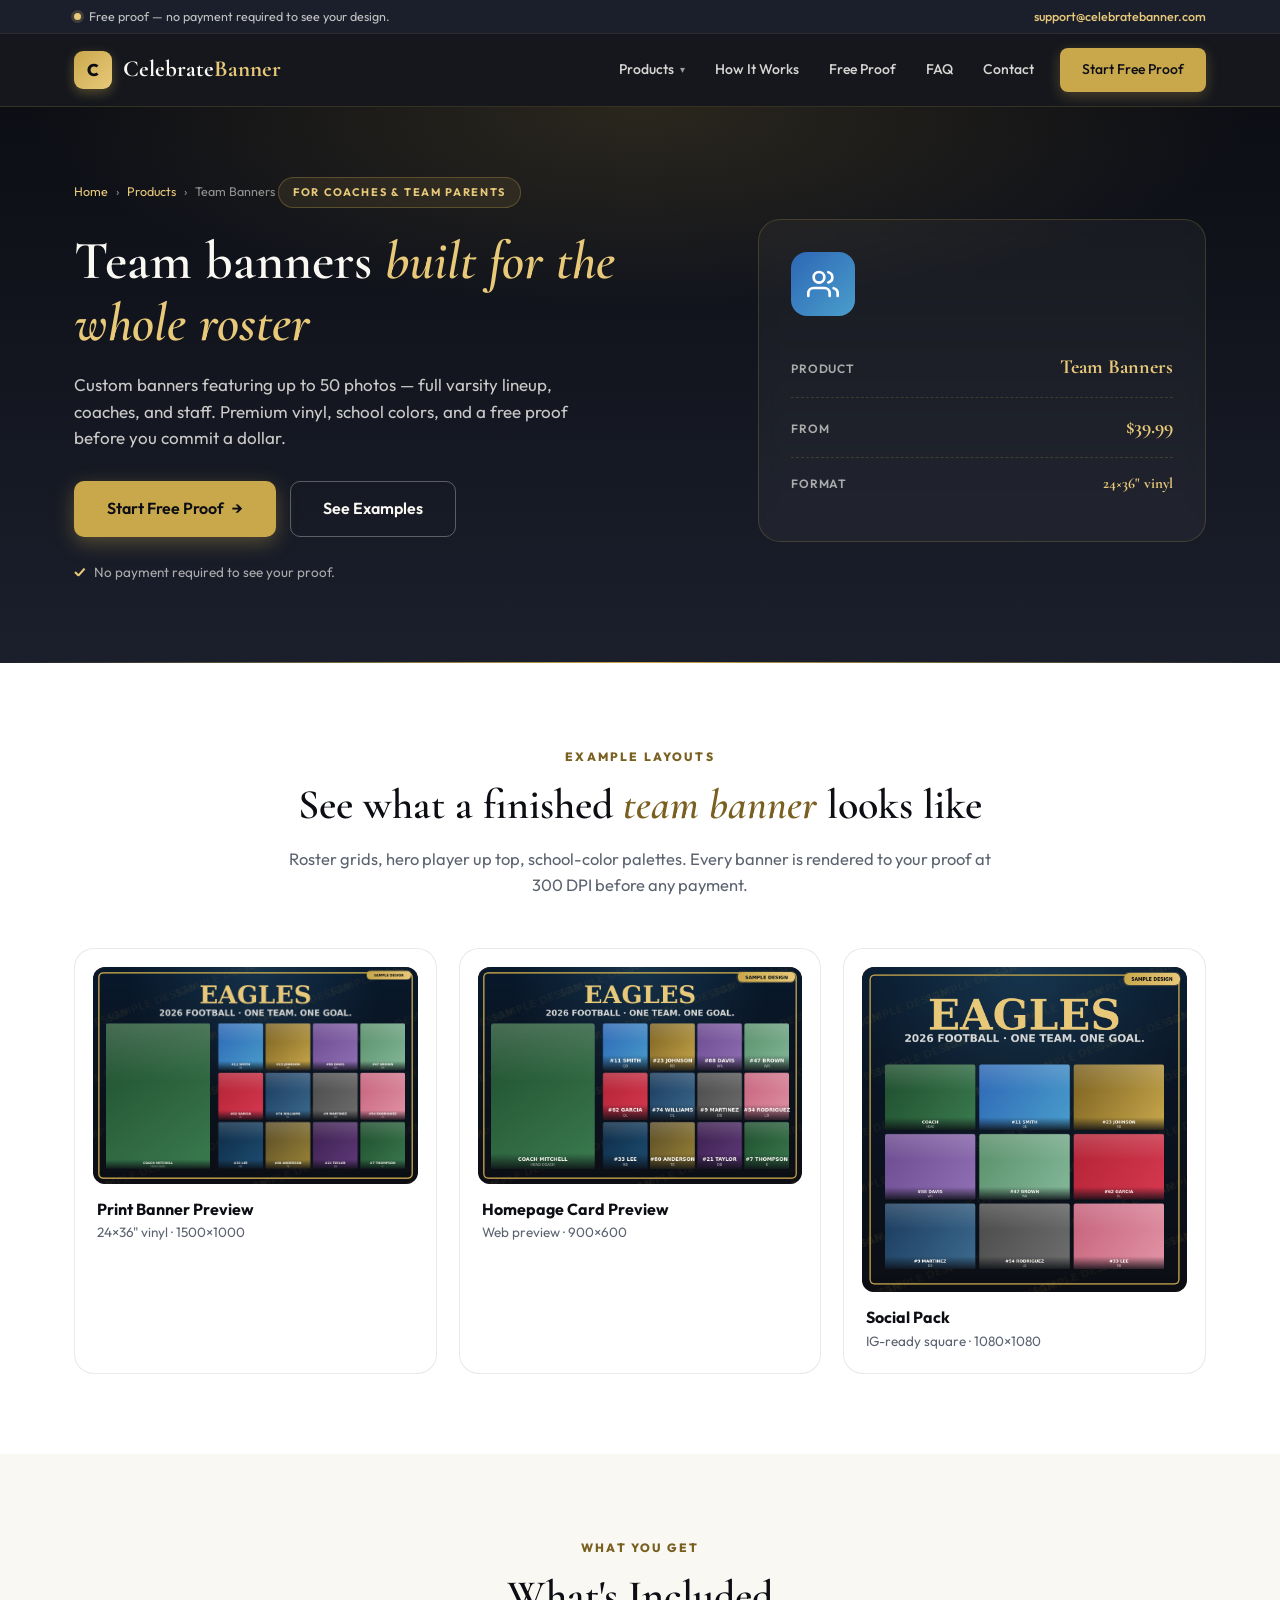
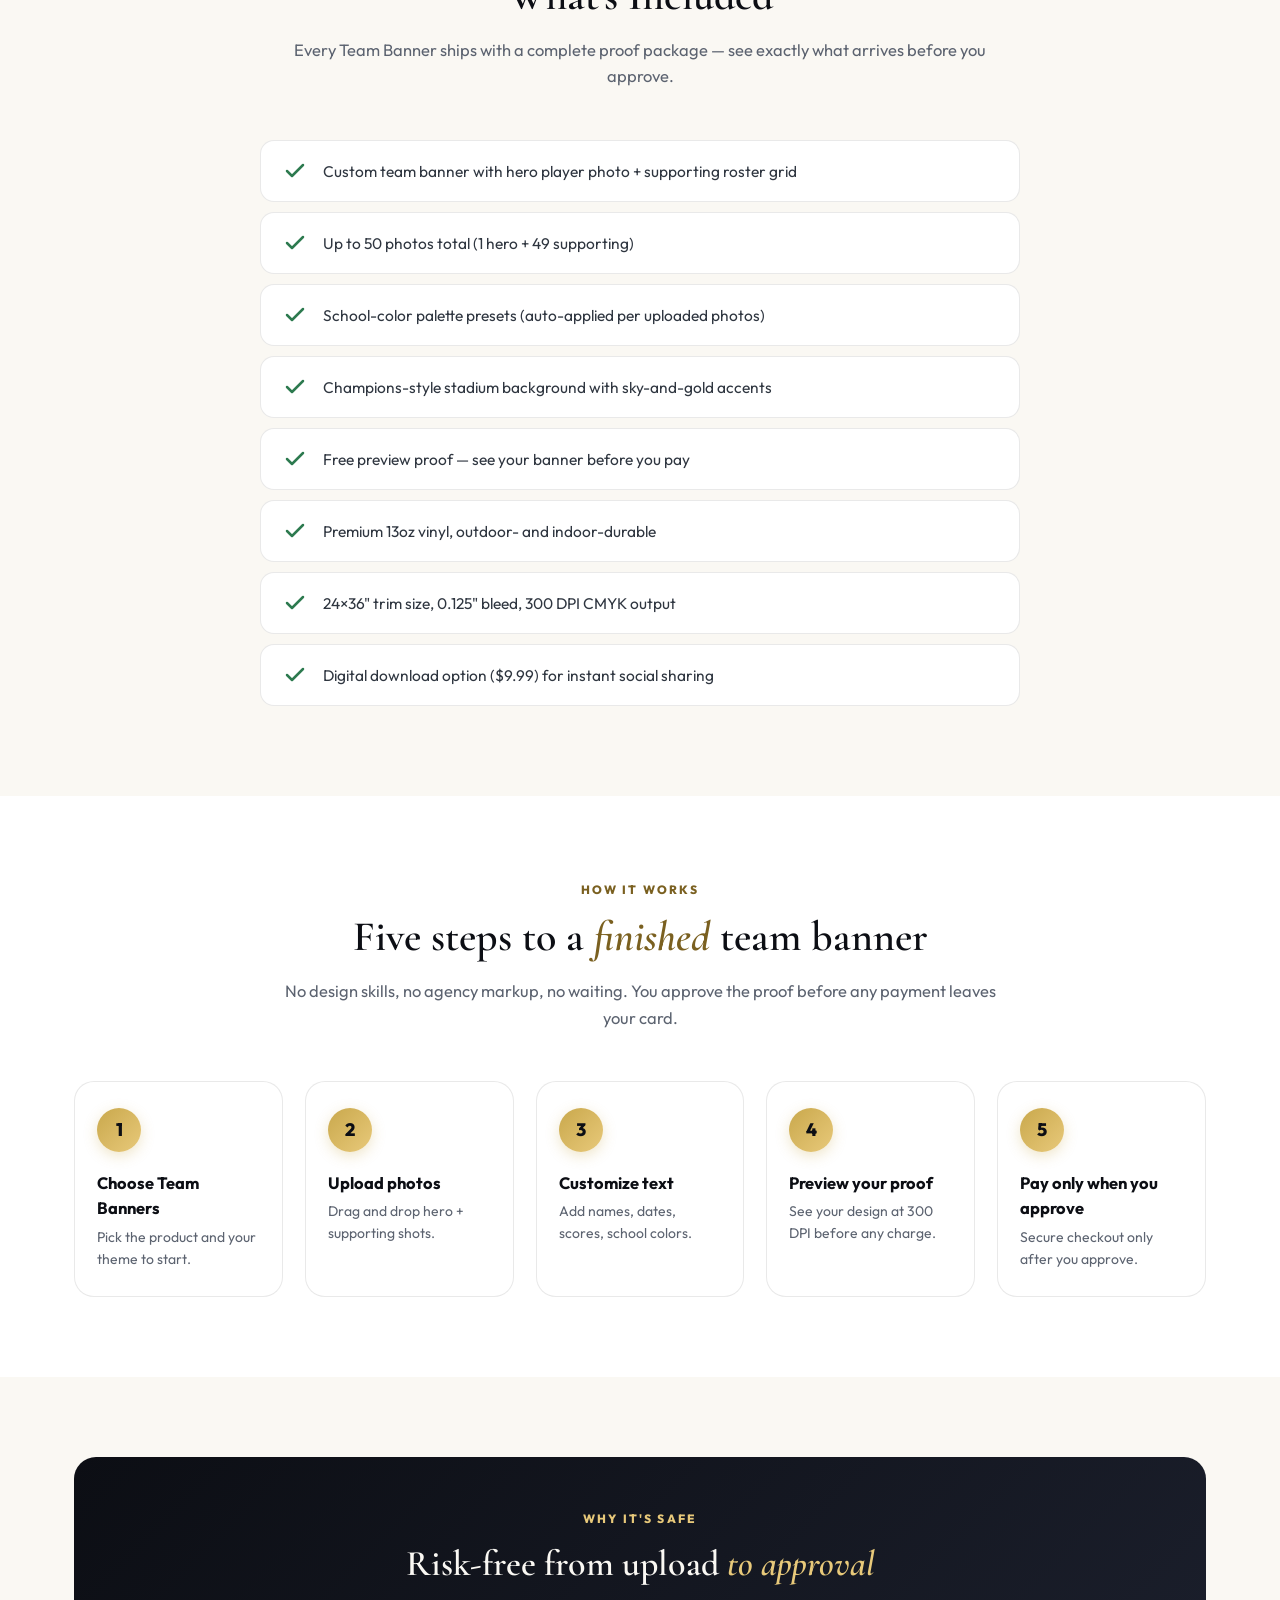
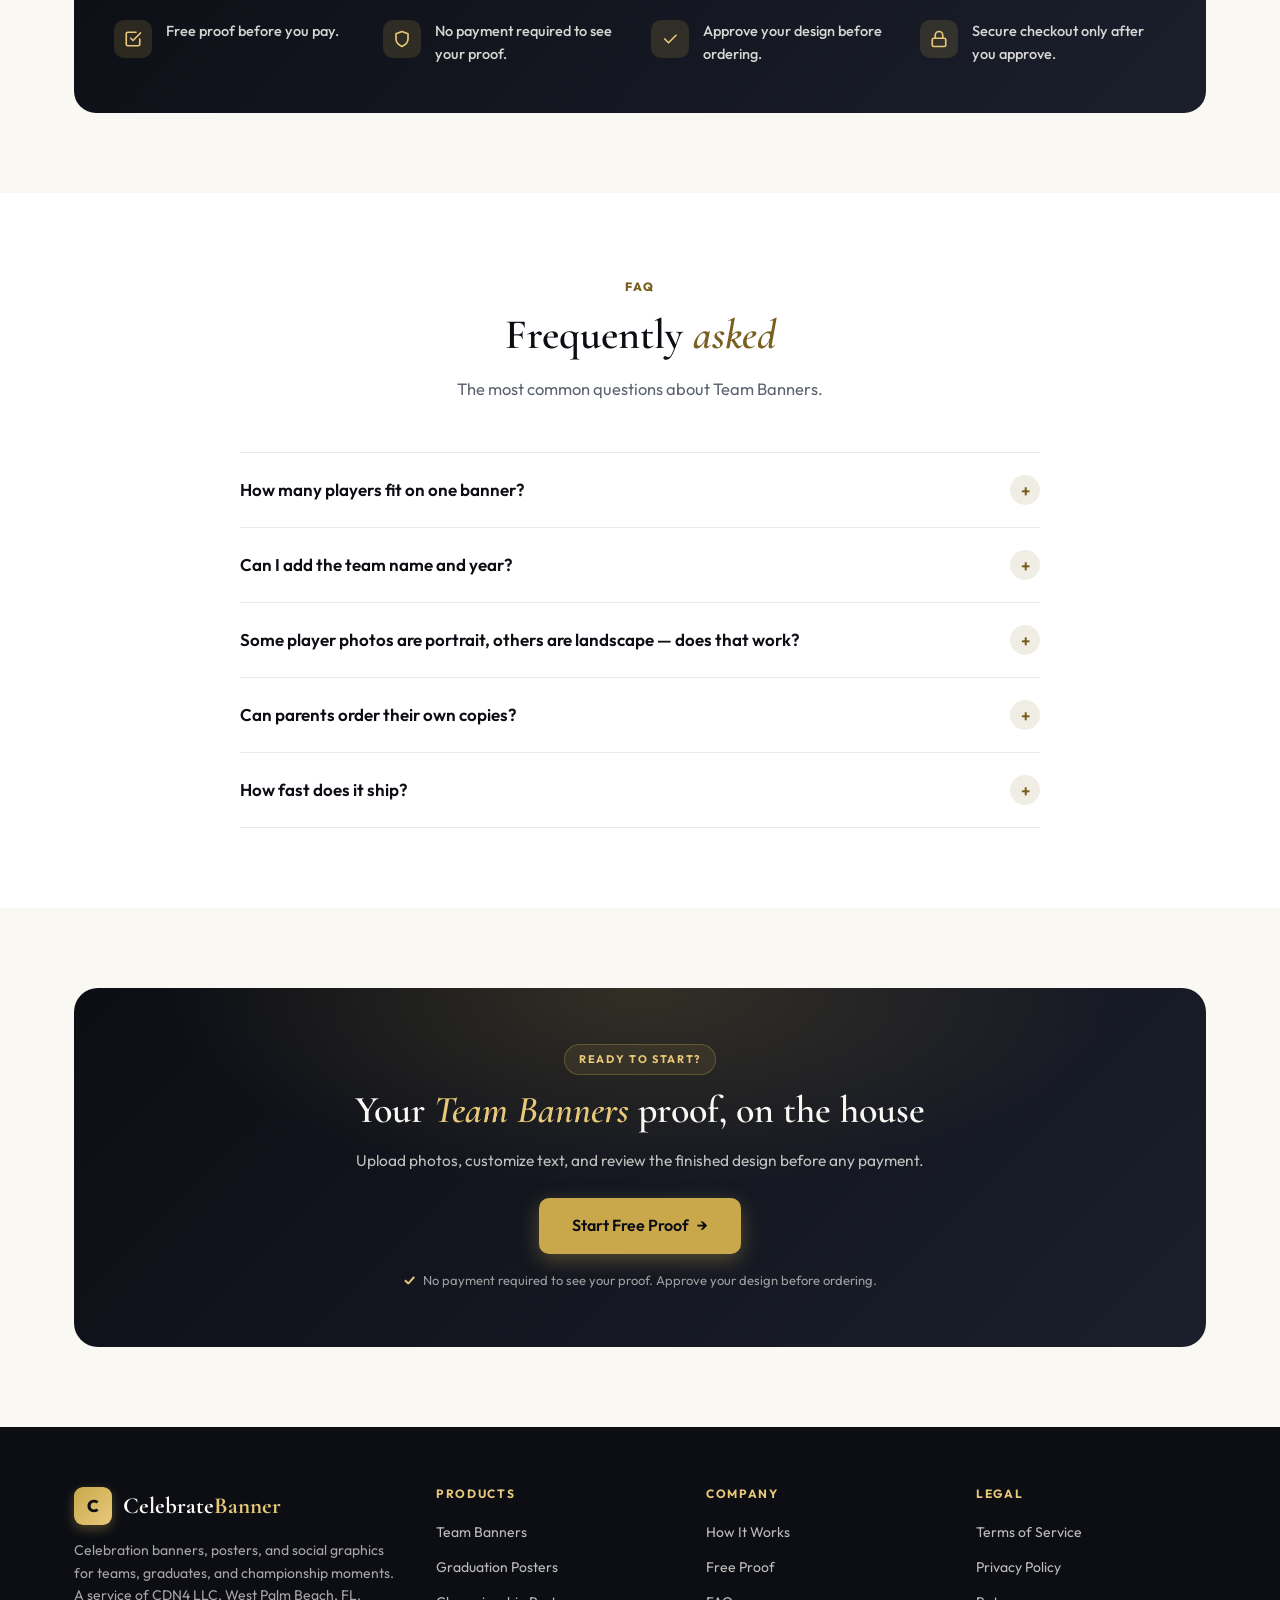
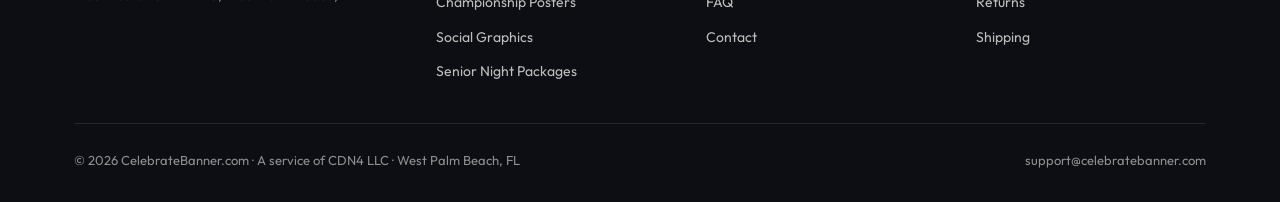
<file: team-banners.html>
<!doctype html>
<html lang="en">
<head>
<meta charset="utf-8">
<meta name="viewport" content="width=device-width, initial-scale=1">
<title>Team Banners — CelebrateBanner</title>
<meta name="description" content="Custom team banners featuring your full roster. Premium vinyl, school colors, free proof before you pay.">
<link rel="preconnect" href="https://fonts.googleapis.com">
<link rel="preconnect" href="https://fonts.gstatic.com" crossorigin>
<link href="https://fonts.googleapis.com/css2?family=Cormorant+Garamond:wght@400;500;600;700&family=Outfit:wght@300;400;500;600;700;800&display=swap" rel="stylesheet">
<style>
:root {
  --obsidian: #0C0E14; --obsidian2: #1B1F2C; --obsidian3: #262B38;
  --gold: #C9A84C; --gold2: #E8C97A; --gold3: #F5E4B0; --gold-dark: #7A6020;
  --ivory: #FAF8F3; --ivory2: #F0EDE4; --white: #FFFFFF;
  --text: #0C0E14; --text-soft: #2F3640; --muted: #5C6370; --light: #9CA3AF;
  --border: rgba(12,14,20,0.09); --border-strong: rgba(12,14,20,0.16);
  --success: #2D7A4F;
  --container: 1180px;
  --radius: 12px; --radius-lg: 20px; --radius-xl: 28px;
  --shadow-sm: 0 2px 8px rgba(12,14,20,0.05);
  --shadow-md: 0 8px 28px rgba(12,14,20,0.10);
  --shadow-lg: 0 22px 60px rgba(12,14,20,0.16);
}
* { box-sizing: border-box; }
html { scroll-behavior: smooth; }
body { font-family: 'Outfit', system-ui, -apple-system, sans-serif; color: var(--text); background: var(--ivory); margin: 0; line-height: 1.55; -webkit-font-smoothing: antialiased; }
img, svg { display: block; max-width: 100%; }
a { color: inherit; text-decoration: none; }
button { font: inherit; cursor: pointer; }
.container { max-width: var(--container); margin: 0 auto; padding: 0 24px; }
h1, h2, h3, h4 { font-family: 'Cormorant Garamond', Georgia, serif; margin: 0; line-height: 1.15; }

.topbar { background: var(--obsidian2); color: rgba(250,248,243,0.75); font-size: 12.5px; padding: 7px 0; border-bottom: 1px solid rgba(201,168,76,0.10); }
.topbar-inner { max-width: var(--container); margin: 0 auto; padding: 0 24px; display: flex; justify-content: space-between; align-items: center; gap: 16px; }
.topbar-tag { display: inline-flex; align-items: center; gap: 8px; }
.topbar-tag::before { content: ''; width: 7px; height: 7px; border-radius: 50%; background: var(--gold2); box-shadow: 0 0 0 3px rgba(232,201,122,0.18); }
.topbar-email { color: var(--gold2); font-weight: 500; transition: 0.18s; }
.topbar-email:hover { color: var(--gold3); }
@media (max-width: 540px) { .topbar { font-size: 11.5px; padding: 5px 0; } .topbar-tag { display: none; } .topbar-inner { justify-content: center; } }

.header { position: sticky; top: 0; z-index: 100; background: rgba(12,14,20,0.96); color: var(--ivory); border-bottom: 1px solid rgba(201,168,76,0.18); backdrop-filter: blur(12px); }
.header-inner { display: flex; align-items: center; justify-content: space-between; padding: 14px 24px; max-width: var(--container); margin: 0 auto; gap: 24px; }
.logo { display: flex; align-items: center; gap: 11px; font-family: 'Cormorant Garamond', serif; font-weight: 700; font-size: 23px; color: var(--ivory); }
.logo-mark { width: 38px; height: 38px; background: linear-gradient(135deg, var(--gold), var(--gold2)); border-radius: 9px; display: flex; align-items: center; justify-content: center; color: var(--obsidian); font-weight: 800; font-family: 'Outfit', sans-serif; font-size: 17px; box-shadow: 0 4px 12px rgba(201,168,76,0.35); }
.logo em { color: var(--gold2); font-style: normal; }
.nav { display: flex; align-items: center; gap: 2px; }
.nav a, .nav-item { display: inline-flex; align-items: center; gap: 6px; padding: 9px 14px; font-size: 14px; font-weight: 500; color: rgba(250,248,243,0.85); border-radius: 8px; transition: 0.18s; cursor: pointer; background: transparent; border: none; }
.nav a:hover, .nav-item:hover { color: var(--gold2); background: rgba(201,168,76,0.08); }
.nav-cta { margin-left: 10px; padding: 11px 22px !important; background: var(--gold) !important; color: var(--obsidian) !important; font-weight: 700; box-shadow: 0 4px 14px rgba(201,168,76,0.30); }
.nav-cta:hover { background: var(--gold2) !important; transform: translateY(-1px); box-shadow: 0 6px 20px rgba(201,168,76,0.45); }
.nav-dropdown { position: relative; }
.nav-dropdown-menu { position: absolute; top: calc(100% + 6px); left: 0; min-width: 250px; background: var(--obsidian2); border: 1px solid rgba(201,168,76,0.22); border-radius: 14px; padding: 8px; box-shadow: var(--shadow-lg); opacity: 0; visibility: hidden; transform: translateY(6px); transition: 0.16s; }
.nav-dropdown:hover .nav-dropdown-menu, .nav-dropdown.open .nav-dropdown-menu { opacity: 1; visibility: visible; transform: translateY(0); }
.nav-dropdown-menu a { display: block; padding: 10px 14px; font-size: 14px; border-radius: 8px; color: rgba(250,248,243,0.88); }
.nav-dropdown-menu a:hover { background: rgba(201,168,76,0.10); color: var(--gold2); }
.nav-dropdown-menu a[aria-current="page"] { background: rgba(201,168,76,0.15); color: var(--gold2); }
.dd-arrow { font-size: 10px; opacity: 0.7; }
.mobile-toggle { display: none; padding: 10px 14px; background: transparent; border: 1px solid rgba(250,248,243,0.20); border-radius: 8px; color: var(--ivory); font-size: 14px; }

.product-hero { position: relative; overflow: hidden; background: linear-gradient(180deg, var(--obsidian) 0%, var(--obsidian2) 100%); color: var(--ivory); padding: 70px 0 80px; }
.product-hero::before { content: ''; position: absolute; inset: 0; background: radial-gradient(80% 60% at 50% 0%, rgba(201,168,76,0.16) 0%, transparent 60%); pointer-events: none; }
.product-hero::after { content: ''; position: absolute; left: 0; right: 0; bottom: 0; height: 1px; background: linear-gradient(90deg, transparent, var(--gold), transparent); }
.product-hero-inner { position: relative; z-index: 2; display: grid; grid-template-columns: 1.4fr 1fr; gap: 56px; align-items: center; }
.product-hero-text .breadcrumb { display: inline-flex; gap: 8px; color: rgba(250,248,243,0.55); font-size: 12.5px; margin-bottom: 22px; align-items: center; }
.product-hero-text .breadcrumb a { color: var(--gold2); }
.product-hero-text .breadcrumb a:hover { color: var(--gold3); }
.product-hero-eyebrow { display: inline-block; padding: 6px 14px; font-size: 11px; font-weight: 700; letter-spacing: 0.15em; text-transform: uppercase; color: var(--gold2); background: rgba(201,168,76,0.10); border: 1px solid rgba(201,168,76,0.30); border-radius: 999px; margin-bottom: 22px; }
.product-hero h1 { font-size: clamp(34px, 5vw, 54px); font-weight: 600; margin-bottom: 18px; }
.product-hero h1 em { font-style: italic; color: var(--gold2); }
.product-hero-tagline { font-size: 17px; color: rgba(250,248,243,0.80); margin-bottom: 30px; max-width: 540px; }
.product-hero-actions { display: flex; gap: 14px; flex-wrap: wrap; align-items: center; margin-bottom: 22px; }
.product-hero-reassure { font-size: 13.5px; color: rgba(250,248,243,0.65); display: inline-flex; align-items: center; gap: 8px; }
.product-hero-reassure::before { content: '✓'; color: var(--gold2); font-weight: 800; }
.product-hero-card { background: rgba(255,255,255,0.04); border: 1px solid rgba(201,168,76,0.22); border-radius: 22px; padding: 32px; backdrop-filter: blur(8px); }
.product-hero-card-icon { width: 64px; height: 64px; border-radius: 16px; background: linear-gradient(135deg, #2D67B5, #4A9ECC); display: flex; align-items: center; justify-content: center; color: white; margin-bottom: 22px; }
.product-hero-card-icon svg { width: 32px; height: 32px; }
.product-hero-card-row { display: flex; justify-content: space-between; align-items: baseline; padding: 14px 0; border-bottom: 1px dashed rgba(201,168,76,0.20); }
.product-hero-card-row:last-child { border-bottom: none; }
.product-hero-card-label { color: rgba(250,248,243,0.65); font-size: 12px; letter-spacing: 0.08em; text-transform: uppercase; font-weight: 600; }
.product-hero-card-val { color: var(--gold2); font-family: 'Cormorant Garamond', serif; font-size: 20px; font-weight: 700; }

.btn { display: inline-flex; align-items: center; justify-content: center; gap: 8px; padding: 14px 26px; font-size: 15px; font-weight: 600; border-radius: 10px; border: 1px solid transparent; transition: 0.18s; cursor: pointer; text-align: center; line-height: 1.2; }
.btn-primary { background: var(--gold); color: var(--obsidian); box-shadow: 0 6px 20px rgba(201,168,76,0.35); }
.btn-primary:hover { background: var(--gold2); transform: translateY(-2px); box-shadow: 0 10px 28px rgba(201,168,76,0.50); }
.btn-secondary { background: transparent; color: var(--ivory); border-color: rgba(250,248,243,0.30); }
.btn-secondary:hover { border-color: var(--gold2); color: var(--gold2); }
.btn-lg { padding: 17px 32px; font-size: 16px; }
.btn-arrow { transition: 0.18s; }
.btn:hover .btn-arrow { transform: translateX(3px); }

.section { padding: 80px 0; }
.section-head { text-align: center; max-width: 720px; margin: 0 auto 50px; }
.section-eyebrow { display: inline-block; color: var(--gold-dark); font-size: 12px; font-weight: 800; letter-spacing: 0.18em; text-transform: uppercase; margin-bottom: 14px; }
.section-title { font-size: clamp(28px, 4vw, 42px); font-weight: 600; margin-bottom: 14px; }
.section-title em { font-style: italic; color: var(--gold-dark); }
.section-sub { color: var(--muted); font-size: 16.5px; line-height: 1.6; }
.section-alt { background: var(--white); }

.examples-grid { display: grid; grid-template-columns: repeat(auto-fit, minmax(240px, 1fr)); gap: 22px; }
.example-card { background: var(--white); border: 1px solid var(--border); border-radius: var(--radius-lg); padding: 18px 18px 22px; transition: 0.22s; }
.example-card:hover { transform: translateY(-4px); box-shadow: var(--shadow-md); border-color: rgba(201,168,76,0.30); }
.example-preview { position: relative; overflow: hidden; border-radius: 12px; background: linear-gradient(180deg, var(--obsidian), var(--obsidian2)); padding: 14px; box-shadow: inset 0 0 0 1px rgba(201,168,76,0.20); }
.example-preview--team { aspect-ratio: 3/2; }
.example-preview--grad { aspect-ratio: 3/4; }
.example-preview--social { aspect-ratio: 1/1; }
.example-meta { padding: 16px 4px 0; }
.example-meta h3 { font-family: 'Outfit', sans-serif; font-size: 16px; font-weight: 700; margin-bottom: 4px; color: var(--text); }
.example-meta p { color: var(--muted); font-size: 13.5px; margin: 0; }
.ex-cell { border-radius: 3px; min-height: 0; }
.ex-grid-team { position: absolute; bottom: 14px; left: 14px; right: 14px; top: 44px; display: grid; grid-template-columns: repeat(3, 1fr); grid-template-rows: repeat(2, 1fr); gap: 4px; }
.ex-team-title { position: absolute; top: 12px; left: 14px; right: 14px; color: var(--gold2); font-family: 'Cormorant Garamond', serif; font-size: 13px; font-weight: 700; text-align: center; letter-spacing: 0.08em; }
.ex-grad-hero { position: absolute; top: 14px; left: 14px; right: 14px; height: 52%; border-radius: 6px; }
.ex-grad-name { position: absolute; top: calc(52% + 22px); left: 14px; right: 14px; text-align: center; color: var(--gold2); font-family: 'Cormorant Garamond', serif; font-size: 15px; font-style: italic; font-weight: 700; }
.ex-grad-class { position: absolute; top: calc(52% + 44px); left: 14px; right: 14px; text-align: center; color: rgba(250,248,243,0.55); font-size: 9.5px; letter-spacing: 0.18em; font-weight: 600; }
.ex-grad-collage { position: absolute; bottom: 14px; left: 14px; right: 14px; display: grid; grid-template-columns: repeat(4, 1fr); gap: 3px; }
.ex-grad-collage .ex-cell { aspect-ratio: 3/4; }
.ex-champ-trophy { position: absolute; top: 16px; left: 0; right: 0; text-align: center; font-size: 28px; }
.ex-champ-headline { position: absolute; top: 52px; left: 14px; right: 14px; text-align: center; color: var(--gold2); font-family: 'Cormorant Garamond', serif; font-size: 20px; font-weight: 700; letter-spacing: 0.05em; }
.ex-champ-collage { position: absolute; top: 92px; bottom: 30px; left: 14px; right: 14px; display: grid; grid-template-columns: repeat(3, 1fr); grid-template-rows: repeat(2, 1fr); gap: 3px; }
.ex-champ-tag { position: absolute; bottom: 10px; left: 14px; right: 14px; text-align: center; color: rgba(250,248,243,0.55); font-size: 9px; letter-spacing: 0.18em; font-weight: 600; }
.ex-social-photo { position: absolute; inset: 14px; border-radius: 8px; }
.ex-social-overlay { position: absolute; left: 14px; right: 14px; bottom: 14px; padding: 12px; background: linear-gradient(0deg, rgba(12,14,20,0.92), rgba(12,14,20,0)); border-radius: 0 0 8px 8px; text-align: center; }
.ex-social-tag { color: var(--gold2); font-size: 11px; letter-spacing: 0.18em; font-weight: 700; }
.ex-social-year { color: var(--ivory); font-family: 'Cormorant Garamond', serif; font-size: 17px; font-weight: 700; }

.includes-list { max-width: 760px; margin: 0 auto; list-style: none; padding: 0; }
.includes-list li { display: flex; gap: 16px; padding: 18px 22px; background: var(--white); border: 1px solid var(--border); border-radius: 14px; margin-bottom: 10px; align-items: flex-start; font-size: 15.5px; color: var(--text-soft); }
.includes-list svg { width: 24px; height: 24px; color: var(--success); flex-shrink: 0; }

.steps { display: grid; grid-template-columns: repeat(auto-fit, minmax(190px, 1fr)); gap: 22px; }
.step { background: var(--white); border: 1px solid var(--border); border-radius: var(--radius-lg); padding: 26px 22px; }
.step-num { width: 44px; height: 44px; border-radius: 50%; background: linear-gradient(135deg, var(--gold), var(--gold2)); color: var(--obsidian); display: flex; align-items: center; justify-content: center; font-weight: 800; font-size: 18px; margin-bottom: 18px; box-shadow: 0 4px 14px rgba(201,168,76,0.30); }
.step-title { font-family: 'Outfit', sans-serif; font-size: 16.5px; font-weight: 700; margin-bottom: 6px; color: var(--text); }
.step-desc { font-size: 14px; color: var(--muted); line-height: 1.55; }

.trust-strip { background: linear-gradient(135deg, var(--obsidian), var(--obsidian2)); color: var(--ivory); border-radius: 22px; padding: 48px 40px; }
.trust-strip-head { text-align: center; margin-bottom: 36px; }
.trust-strip-head .section-eyebrow { color: var(--gold2); }
.trust-strip-head h2 { font-size: clamp(26px, 4vw, 36px); font-weight: 600; }
.trust-strip-head h2 em { color: var(--gold2); font-style: italic; }
.trust-strip-grid { display: grid; grid-template-columns: repeat(auto-fit, minmax(220px, 1fr)); gap: 22px; }
.trust-strip-item { display: flex; align-items: flex-start; gap: 14px; }
.trust-strip-icon { flex-shrink: 0; width: 38px; height: 38px; border-radius: 10px; background: rgba(201,168,76,0.16); display: flex; align-items: center; justify-content: center; color: var(--gold2); }
.trust-strip-icon svg { width: 18px; height: 18px; }
.trust-strip-text { color: rgba(250,248,243,0.85); font-size: 14.5px; font-weight: 500; }

.faq { max-width: 800px; margin: 0 auto; }
.faq-item { border-bottom: 1px solid var(--border); }
.faq-item:first-child { border-top: 1px solid var(--border); }
.faq-q { width: 100%; background: none; border: none; padding: 22px 0; display: flex; justify-content: space-between; align-items: center; gap: 16px; text-align: left; font-family: 'Outfit', sans-serif; font-size: 17px; font-weight: 600; color: var(--text); transition: 0.18s; }
.faq-q:hover { color: var(--gold-dark); }
.faq-icon { width: 30px; height: 30px; border-radius: 50%; background: var(--ivory2); display: flex; align-items: center; justify-content: center; flex-shrink: 0; transition: 0.18s; font-size: 17px; line-height: 1; color: var(--gold-dark); }
.faq-item.open .faq-icon { background: var(--gold); color: var(--obsidian); transform: rotate(45deg); }
.faq-a { max-height: 0; overflow: hidden; transition: max-height 0.3s ease, padding 0.3s ease; color: var(--muted); font-size: 15px; line-height: 1.65; }
.faq-item.open .faq-a { max-height: 400px; padding: 0 0 22px; }

.cta-band { background: linear-gradient(135deg, var(--obsidian) 0%, var(--obsidian2) 100%); color: var(--ivory); padding: 56px 24px; text-align: center; border-radius: 24px; position: relative; overflow: hidden; }
.cta-band::before { content: ''; position: absolute; inset: 0; background: radial-gradient(60% 80% at 50% 0%, rgba(201,168,76,0.18), transparent 70%); pointer-events: none; }
.cta-band-inner { position: relative; z-index: 2; max-width: 640px; margin: 0 auto; }
.cta-band h2 { font-size: clamp(26px, 4vw, 38px); font-weight: 600; margin-bottom: 14px; }
.cta-band h2 em { color: var(--gold2); font-style: italic; }
.cta-band p { color: rgba(250,248,243,0.75); font-size: 15.5px; margin-bottom: 26px; }
.cta-band-reassure { margin-top: 16px; font-size: 13px; color: rgba(250,248,243,0.60); display: inline-flex; align-items: center; gap: 8px; }
.cta-band-reassure::before { content: '✓'; color: var(--gold2); font-weight: 800; }

.footer { background: var(--obsidian); color: var(--ivory); padding: 60px 0 32px; }
.footer-grid { display: grid; grid-template-columns: 1.4fr 1fr 1fr 1fr; gap: 40px; padding-bottom: 40px; border-bottom: 1px solid rgba(250,248,243,0.10); }
.footer-brand .logo { margin-bottom: 14px; }
.footer-tagline { color: rgba(250,248,243,0.65); font-size: 14px; line-height: 1.6; max-width: 320px; }
.footer-col h4 { font-family: 'Outfit', sans-serif; font-size: 12px; font-weight: 700; letter-spacing: 0.14em; text-transform: uppercase; color: var(--gold2); margin: 0 0 18px; }
.footer-col ul { list-style: none; padding: 0; margin: 0; display: flex; flex-direction: column; gap: 10px; }
.footer-col a { color: rgba(250,248,243,0.75); font-size: 14px; transition: 0.18s; }
.footer-col a:hover { color: var(--gold2); }
.footer-bottom { display: flex; justify-content: space-between; align-items: center; flex-wrap: wrap; gap: 14px; padding-top: 26px; font-size: 13px; color: rgba(250,248,243,0.55); }
.footer-legal { display: flex; gap: 22px; flex-wrap: wrap; }

@media (max-width: 880px) {
  .nav { display: none; position: absolute; top: 100%; right: 24px; left: 24px; flex-direction: column; align-items: stretch; gap: 4px; background: var(--obsidian2); border: 1px solid rgba(201,168,76,0.22); border-radius: 14px; padding: 14px; box-shadow: var(--shadow-lg); }
  .nav.open { display: flex; }
  .nav a, .nav-item { padding: 12px 16px; }
  .nav-dropdown-menu { position: static; opacity: 1; visibility: visible; transform: none; box-shadow: none; border: none; background: rgba(201,168,76,0.05); margin-top: 6px; }
  .mobile-toggle { display: inline-flex; }
  .nav-cta { margin: 8px 0 0; text-align: center; justify-content: center; }
  .product-hero { padding: 50px 0 60px; }
  .product-hero-inner { grid-template-columns: 1fr; gap: 32px; }
  .section { padding: 60px 0; }
  .footer-grid { grid-template-columns: 1fr 1fr; gap: 30px 24px; }
}
@media (max-width: 540px) { .footer-grid { grid-template-columns: 1fr; } .product-hero-actions .btn { width: 100%; } }

.example-preview { padding: 0 !important; }
.example-preview img { width: 100%; height: 100%; object-fit: cover; display: block; border-radius: inherit; }
</style>
</head>
<body>

<div class="topbar">
  <div class="topbar-inner">
    <span class="topbar-tag">Free proof — no payment required to see your design.</span>
    <a href="mailto:support@celebratebanner.com" class="topbar-email">support@celebratebanner.com</a>
  </div>
</div>

<header class="header">
  <div class="header-inner">
    <a href="/" class="logo" aria-label="CelebrateBanner home">
      <span class="logo-mark">C</span>
      <span>Celebrate<em>Banner</em></span>
    </a>
    <button class="mobile-toggle" id="nav-toggle" aria-label="Toggle menu" aria-expanded="false">☰ Menu</button>
    <nav class="nav" id="primary-nav" aria-label="Primary">
      <div class="nav-dropdown">
        <button class="nav-item" aria-haspopup="true" aria-expanded="false">Products <span class="dd-arrow">▾</span></button>
        <div class="nav-dropdown-menu" role="menu">
          <a href="/team-banners.html" role="menuitem" aria-current="page">Team Banners</a>
          <a href="/graduation-posters.html" role="menuitem">Graduation Posters</a>
          <a href="/championship-posters.html" role="menuitem">Championship Posters</a>
          <a href="/social-graphics.html" role="menuitem">Social Graphics</a>
          <a href="/senior-night-packages.html" role="menuitem">Senior Night Packages</a>
        </div>
      </div>
      <a href="/#how-it-works">How It Works</a>
      <a href="/#free-proof">Free Proof</a>
      <a href="/#faq">FAQ</a>
      <a href="mailto:support@celebratebanner.com">Contact</a>
      <a href="https://app.celebratebanner.com/index.html" class="nav-cta">Start Free Proof</a>
    </nav>
  </div>
</header>

<section class="product-hero">
  <div class="container product-hero-inner">
    <div class="product-hero-text">
      <div class="breadcrumb"><a href="/">Home</a> <span>›</span> <a href="/#products">Products</a> <span>›</span> <span>Team Banners</span></div>
      <span class="product-hero-eyebrow">For coaches & team parents</span>
      <h1>Team banners <em>built for the whole roster</em></h1>
      <p class="product-hero-tagline">Custom banners featuring up to 50 photos — full varsity lineup, coaches, and staff. Premium vinyl, school colors, and a free proof before you commit a dollar.</p>
      <div class="product-hero-actions">
        <a href="https://app.celebratebanner.com/index.html" class="btn btn-primary btn-lg">Start Free Proof <span class="btn-arrow">→</span></a>
        <a href="#examples" class="btn btn-secondary btn-lg">See Examples</a>
      </div>
      <div class="product-hero-reassure">No payment required to see your proof.</div>
    </div>
    <aside class="product-hero-card">
      <div class="product-hero-card-icon"><svg viewBox="0 0 24 24" fill="none" stroke="currentColor" stroke-width="2" stroke-linecap="round" stroke-linejoin="round"><path d="M17 21v-2a4 4 0 0 0-4-4H5a4 4 0 0 0-4 4v2"/><circle cx="9" cy="7" r="4"/><path d="M23 21v-2a4 4 0 0 0-3-3.87"/><path d="M16 3.13a4 4 0 0 1 0 7.75"/></svg></div>
      <div class="product-hero-card-row"><span class="product-hero-card-label">Product</span><span class="product-hero-card-val">Team Banners</span></div>
      <div class="product-hero-card-row"><span class="product-hero-card-label">From</span><span class="product-hero-card-val">$39.99</span></div>
      <div class="product-hero-card-row"><span class="product-hero-card-label">Format</span><span class="product-hero-card-val" style="font-size:15px;">24×36" vinyl</span></div>
    </aside>
  </div>
</section>

<section class="section section-alt" id="examples">
  <div class="container">
    <div class="section-head">
      <span class="section-eyebrow">Example Layouts</span>
      <h2 class="section-title">See what a finished <em>team banner</em> looks like</h2>
      <p class="section-sub">Roster grids, hero player up top, school-color palettes. Every banner is rendered to your proof at 300 DPI before any payment.</p>
    </div>
    <div class="examples-grid">
      <article class="example-card">
        <div class="example-preview example-preview--team">
          <img src="/assets/showcase/team-eagles-product.png" alt="Team Eagles football banner sample design — full-size print preview, landscape layout with coach hero and 12-player roster grid, "SAMPLE DESIGN" badge" loading="lazy">
        </div>
        <div class="example-meta"><h3>Print Banner Preview</h3><p>24×36" vinyl · 1500×1000</p></div>
      </article>
      <article class="example-card">
        <div class="example-preview example-preview--team">
          <img src="/assets/showcase/team-eagles-hero.png" alt="Team Eagles banner sample design — condensed homepage card preview, landscape layout, "SAMPLE DESIGN" badge" loading="lazy">
        </div>
        <div class="example-meta"><h3>Homepage Card Preview</h3><p>Web preview · 900×600</p></div>
      </article>
      <article class="example-card">
        <div class="example-preview example-preview--social">
          <img src="/assets/showcase/team-eagles-social.png" alt="Team Eagles social graphic sample design — 1:1 Instagram-ready square with 3×3 roster grid, "SAMPLE DESIGN" badge" loading="lazy">
        </div>
        <div class="example-meta"><h3>Social Pack</h3><p>IG-ready square · 1080×1080</p></div>
      </article>
    </div>
  </div>
</section>

<section class="section" id="included">
  <div class="container">
    <div class="section-head">
      <span class="section-eyebrow">What You Get</span>
      <h2 class="section-title">What's Included</h2>
      <p class="section-sub">Every Team Banner ships with a complete proof package — see exactly what arrives before you approve.</p>
    </div>
    <ul class="includes-list">
      <li><svg viewBox="0 0 24 24" fill="none" stroke="currentColor" stroke-width="2.5" stroke-linecap="round" stroke-linejoin="round"><path d="M20 6L9 17l-5-5"/></svg>Custom team banner with hero player photo + supporting roster grid</li>
      <li><svg viewBox="0 0 24 24" fill="none" stroke="currentColor" stroke-width="2.5" stroke-linecap="round" stroke-linejoin="round"><path d="M20 6L9 17l-5-5"/></svg>Up to 50 photos total (1 hero + 49 supporting)</li>
      <li><svg viewBox="0 0 24 24" fill="none" stroke="currentColor" stroke-width="2.5" stroke-linecap="round" stroke-linejoin="round"><path d="M20 6L9 17l-5-5"/></svg>School-color palette presets (auto-applied per uploaded photos)</li>
      <li><svg viewBox="0 0 24 24" fill="none" stroke="currentColor" stroke-width="2.5" stroke-linecap="round" stroke-linejoin="round"><path d="M20 6L9 17l-5-5"/></svg>Champions-style stadium background with sky-and-gold accents</li>
      <li><svg viewBox="0 0 24 24" fill="none" stroke="currentColor" stroke-width="2.5" stroke-linecap="round" stroke-linejoin="round"><path d="M20 6L9 17l-5-5"/></svg>Free preview proof — see your banner before you pay</li>
      <li><svg viewBox="0 0 24 24" fill="none" stroke="currentColor" stroke-width="2.5" stroke-linecap="round" stroke-linejoin="round"><path d="M20 6L9 17l-5-5"/></svg>Premium 13oz vinyl, outdoor- and indoor-durable</li>
      <li><svg viewBox="0 0 24 24" fill="none" stroke="currentColor" stroke-width="2.5" stroke-linecap="round" stroke-linejoin="round"><path d="M20 6L9 17l-5-5"/></svg>24×36" trim size, 0.125" bleed, 300 DPI CMYK output</li>
      <li><svg viewBox="0 0 24 24" fill="none" stroke="currentColor" stroke-width="2.5" stroke-linecap="round" stroke-linejoin="round"><path d="M20 6L9 17l-5-5"/></svg>Digital download option ($9.99) for instant social sharing</li>
    </ul>
  </div>
</section>

<section class="section section-alt" id="how-it-works">
  <div class="container">
    <div class="section-head">
      <span class="section-eyebrow">How It Works</span>
      <h2 class="section-title">Five steps to a <em>finished</em> team banner</h2>
      <p class="section-sub">No design skills, no agency markup, no waiting. You approve the proof before any payment leaves your card.</p>
    </div>
    <div class="steps">
      <div class="step"><div class="step-num">1</div><div class="step-title">Choose Team Banners</div><div class="step-desc">Pick the product and your theme to start.</div></div>
      <div class="step"><div class="step-num">2</div><div class="step-title">Upload photos</div><div class="step-desc">Drag and drop hero + supporting shots.</div></div>
      <div class="step"><div class="step-num">3</div><div class="step-title">Customize text</div><div class="step-desc">Add names, dates, scores, school colors.</div></div>
      <div class="step"><div class="step-num">4</div><div class="step-title">Preview your proof</div><div class="step-desc">See your design at 300 DPI before any charge.</div></div>
      <div class="step"><div class="step-num">5</div><div class="step-title">Pay only when you approve</div><div class="step-desc">Secure checkout only after you approve.</div></div>
    </div>
  </div>
</section>

<section class="section" id="trust">
  <div class="container">
    <div class="trust-strip">
      <div class="trust-strip-head">
        <span class="section-eyebrow">Why It's Safe</span>
        <h2>Risk-free from upload <em>to approval</em></h2>
      </div>
      <div class="trust-strip-grid">
        <div class="trust-strip-item">
          <div class="trust-strip-icon"><svg viewBox="0 0 24 24" fill="none" stroke="currentColor" stroke-width="2.2" stroke-linecap="round" stroke-linejoin="round"><path d="M9 11l3 3L22 4"/><path d="M21 12v7a2 2 0 0 1-2 2H5a2 2 0 0 1-2-2V5a2 2 0 0 1 2-2h11"/></svg></div>
          <div class="trust-strip-text">Free proof before you pay.</div>
        </div>
        <div class="trust-strip-item">
          <div class="trust-strip-icon"><svg viewBox="0 0 24 24" fill="none" stroke="currentColor" stroke-width="2.2" stroke-linecap="round" stroke-linejoin="round"><path d="M12 22s8-4 8-10V5l-8-3-8 3v7c0 6 8 10 8 10z"/></svg></div>
          <div class="trust-strip-text">No payment required to see your proof.</div>
        </div>
        <div class="trust-strip-item">
          <div class="trust-strip-icon"><svg viewBox="0 0 24 24" fill="none" stroke="currentColor" stroke-width="2.2" stroke-linecap="round" stroke-linejoin="round"><path d="M5 12l5 5L20 7"/></svg></div>
          <div class="trust-strip-text">Approve your design before ordering.</div>
        </div>
        <div class="trust-strip-item">
          <div class="trust-strip-icon"><svg viewBox="0 0 24 24" fill="none" stroke="currentColor" stroke-width="2.2" stroke-linecap="round" stroke-linejoin="round"><rect x="3" y="11" width="18" height="11" rx="2"/><path d="M7 11V7a5 5 0 0 1 10 0v4"/></svg></div>
          <div class="trust-strip-text">Secure checkout only after you approve.</div>
        </div>
      </div>
    </div>
  </div>
</section>

<section class="section section-alt" id="faq">
  <div class="container">
    <div class="section-head">
      <span class="section-eyebrow">FAQ</span>
      <h2 class="section-title">Frequently <em>asked</em></h2>
      <p class="section-sub">The most common questions about Team Banners.</p>
    </div>
    <div class="faq">
      <div class="faq-item">
        <button class="faq-q" aria-expanded="false">How many players fit on one banner? <span class="faq-icon" aria-hidden="true">+</span></button>
        <div class="faq-a">Up to 50 supporting photos plus a hero shot — full varsity rosters, coaches, and staff fit comfortably. The layout engine adapts the grid to your photo count.</div>
      </div>
      <div class="faq-item">
        <button class="faq-q" aria-expanded="false">Can I add the team name and year? <span class="faq-icon" aria-hidden="true">+</span></button>
        <div class="faq-a">Yes. The Design step lets you set Team Name, Year, and Coach Name. Text auto-fits to the banner — no manual sizing needed.</div>
      </div>
      <div class="faq-item">
        <button class="faq-q" aria-expanded="false">Some player photos are portrait, others are landscape — does that work? <span class="faq-icon" aria-hidden="true">+</span></button>
        <div class="faq-a">Yes. The layout engine routes portrait photos into portrait-shaped cells and landscape photos into landscape-shaped cells automatically. No manual cropping.</div>
      </div>
      <div class="faq-item">
        <button class="faq-q" aria-expanded="false">Can parents order their own copies? <span class="faq-icon" aria-hidden="true">+</span></button>
        <div class="faq-a">Yes. Email support@celebratebanner.com after you place the team order and we'll set up a parent-rate link for your group.</div>
      </div>
      <div class="faq-item">
        <button class="faq-q" aria-expanded="false">How fast does it ship? <span class="faq-icon" aria-hidden="true">+</span></button>
        <div class="faq-a">Production: 2–3 business days. Ground shipping: 2–5 business days depending on zip code. Digital download: under 30 seconds after approval.</div>
      </div>
    </div>
  </div>
</section>

<section class="section">
  <div class="container">
    <div class="cta-band">
      <div class="cta-band-inner">
        <span class="product-hero-eyebrow" style="margin-bottom:14px;">Ready to start?</span>
        <h2>Your <em>Team Banners</em> proof, on the house</h2>
        <p>Upload photos, customize text, and review the finished design before any payment.</p>
        <a href="https://app.celebratebanner.com/index.html" class="btn btn-primary btn-lg">Start Free Proof <span class="btn-arrow">→</span></a>
        <div class="cta-band-reassure">No payment required to see your proof. Approve your design before ordering.</div>
      </div>
    </div>
  </div>
</section>

<footer class="footer" id="contact">
  <div class="container">
    <div class="footer-grid">
      <div class="footer-brand">
        <a href="/" class="logo">
          <span class="logo-mark">C</span>
          <span>Celebrate<em>Banner</em></span>
        </a>
        <p class="footer-tagline">Celebration banners, posters, and social graphics for teams, graduates, and championship moments. A service of CDN4 LLC, West Palm Beach, FL.</p>
      </div>
      <div class="footer-col">
        <h4>Products</h4>
        <ul>
          <li><a href="/team-banners.html">Team Banners</a></li>
          <li><a href="/graduation-posters.html">Graduation Posters</a></li>
          <li><a href="/championship-posters.html">Championship Posters</a></li>
          <li><a href="/social-graphics.html">Social Graphics</a></li>
          <li><a href="/senior-night-packages.html">Senior Night Packages</a></li>
        </ul>
      </div>
      <div class="footer-col">
        <h4>Company</h4>
        <ul>
          <li><a href="/#how-it-works">How It Works</a></li>
          <li><a href="/#free-proof">Free Proof</a></li>
          <li><a href="/#faq">FAQ</a></li>
          <li><a href="mailto:support@celebratebanner.com">Contact</a></li>
        </ul>
      </div>
      <div class="footer-col">
        <h4>Legal</h4>
        <ul>
          <li><a href="/terms.html">Terms of Service</a></li>
          <li><a href="/privacy.html">Privacy Policy</a></li>
          <li><a href="/returns.html">Returns</a></li>
          <li><a href="/shipping.html">Shipping</a></li>
        </ul>
      </div>
    </div>
    <div class="footer-bottom">
      <div>© <span id="year">2026</span> CelebrateBanner.com · A service of CDN4 LLC · West Palm Beach, FL</div>
      <div class="footer-legal">
        <a href="mailto:support@celebratebanner.com">support@celebratebanner.com</a>
      </div>
    </div>
  </div>
</footer>

<script>
(function(){
  const toggle = document.getElementById('nav-toggle');
  const nav = document.getElementById('primary-nav');
  if(!toggle || !nav) return;
  toggle.addEventListener('click', () => {
    const open = nav.classList.toggle('open');
    toggle.setAttribute('aria-expanded', String(open));
  });
  nav.querySelectorAll('a').forEach(a => a.addEventListener('click', () => {
    if (window.innerWidth <= 880) { nav.classList.remove('open'); toggle.setAttribute('aria-expanded','false'); }
  }));
})();
document.querySelectorAll('.faq-q').forEach(btn => {
  btn.addEventListener('click', () => {
    const item = btn.closest('.faq-item');
    const open = item.classList.toggle('open');
    btn.setAttribute('aria-expanded', String(open));
  });
});
document.getElementById('year').textContent = new Date().getFullYear();
</script>
</body>
</html>
</file>
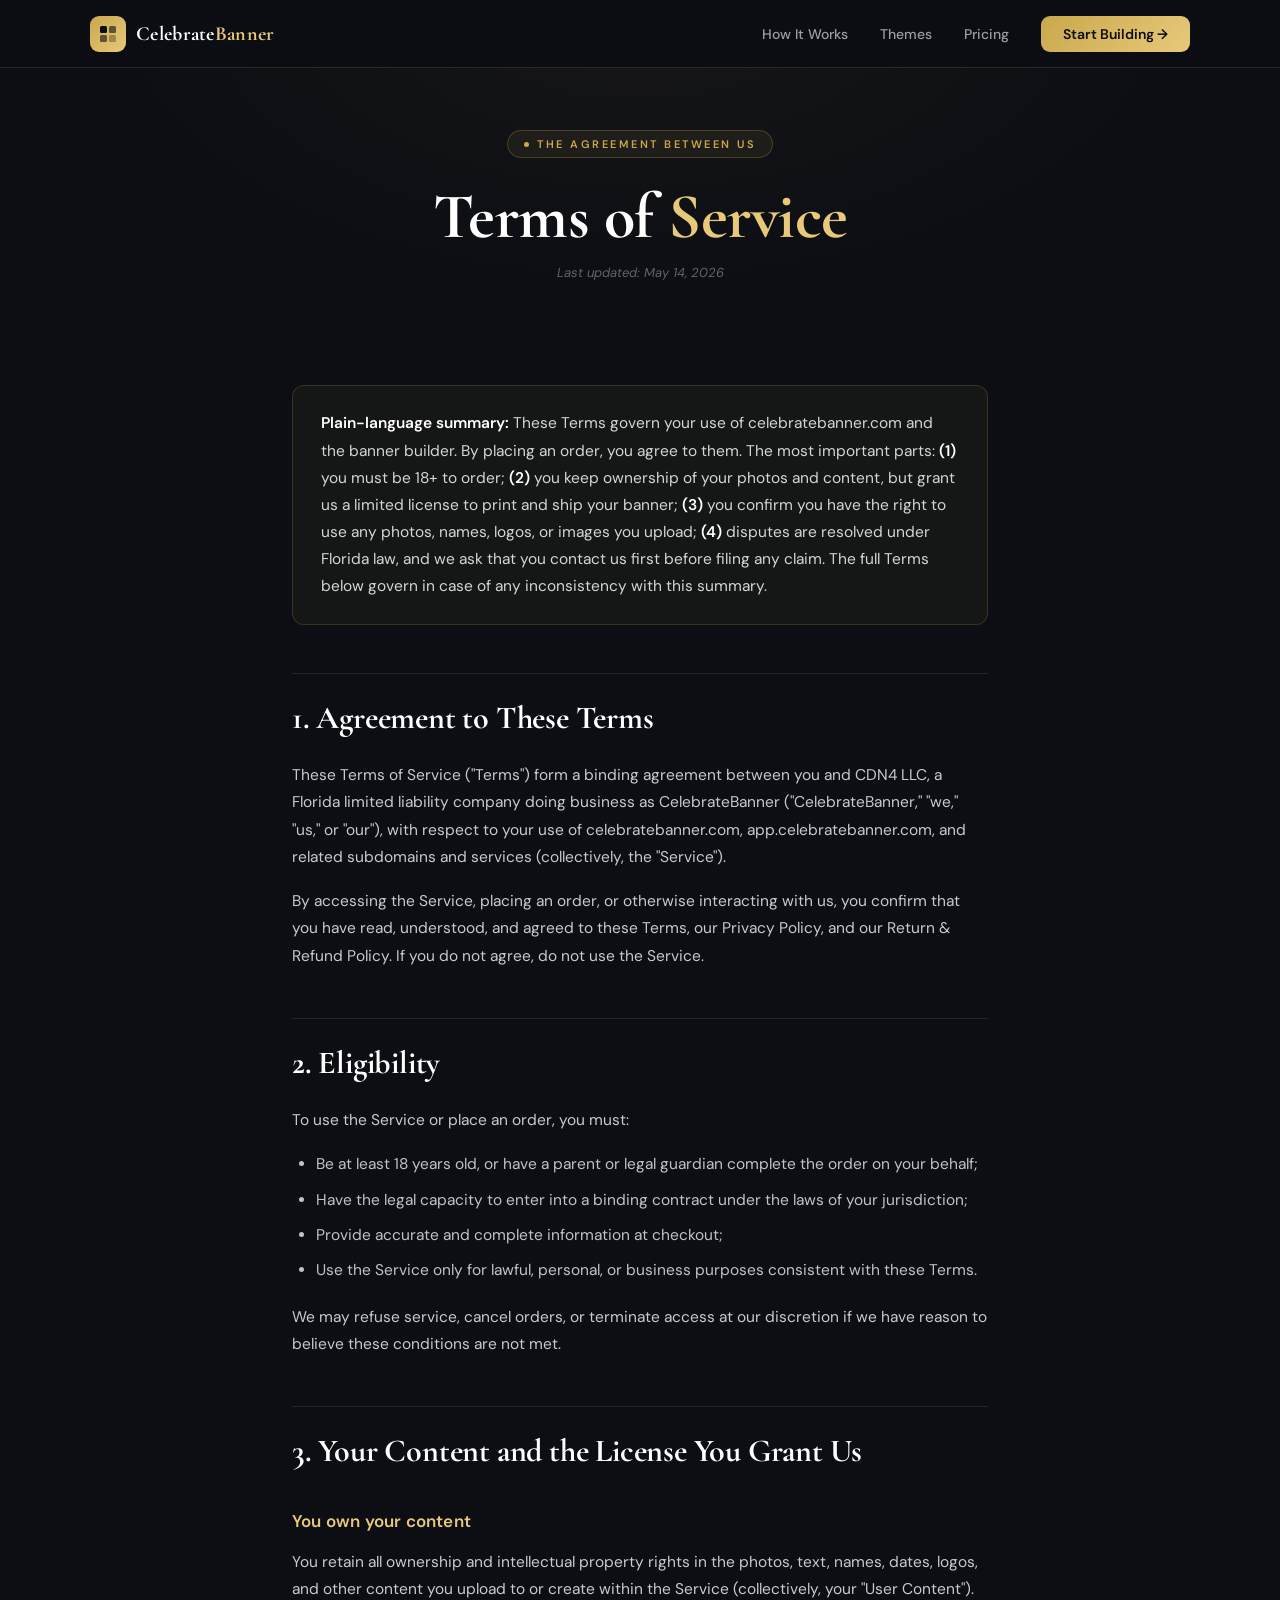
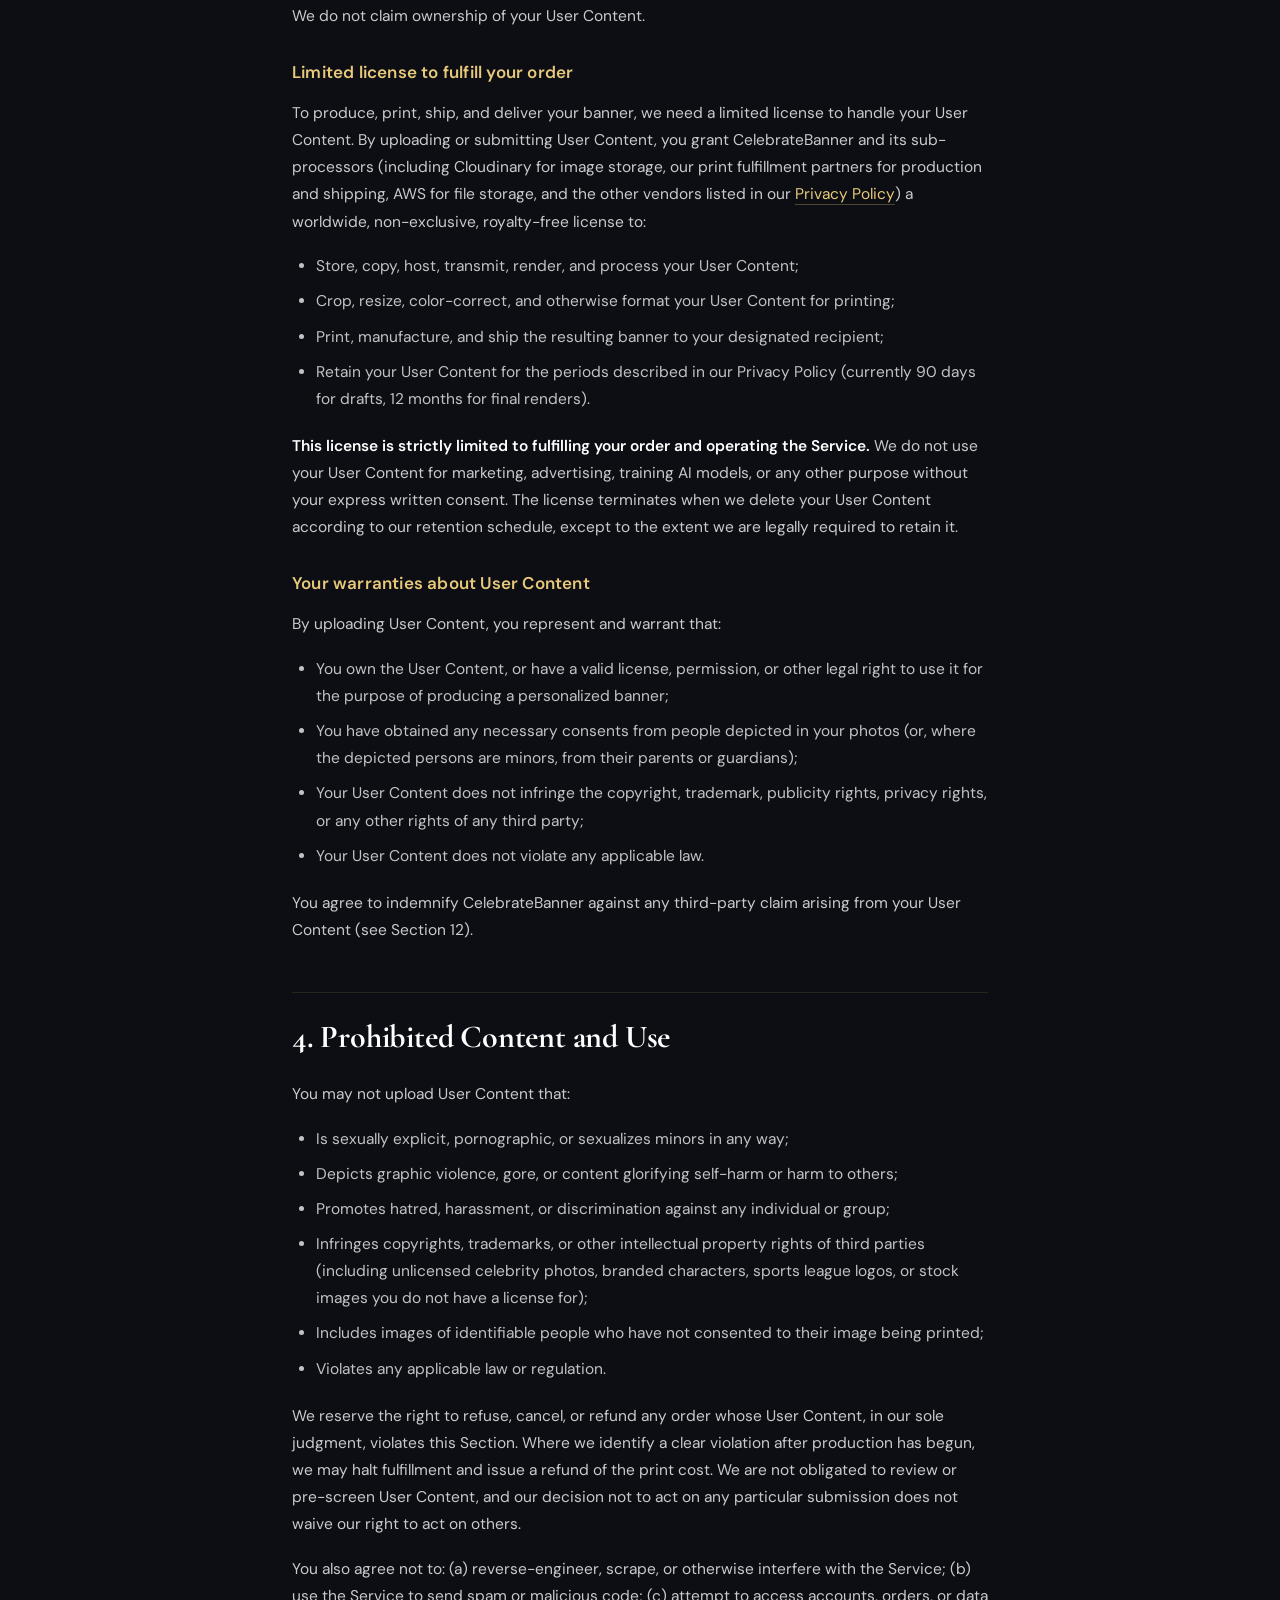
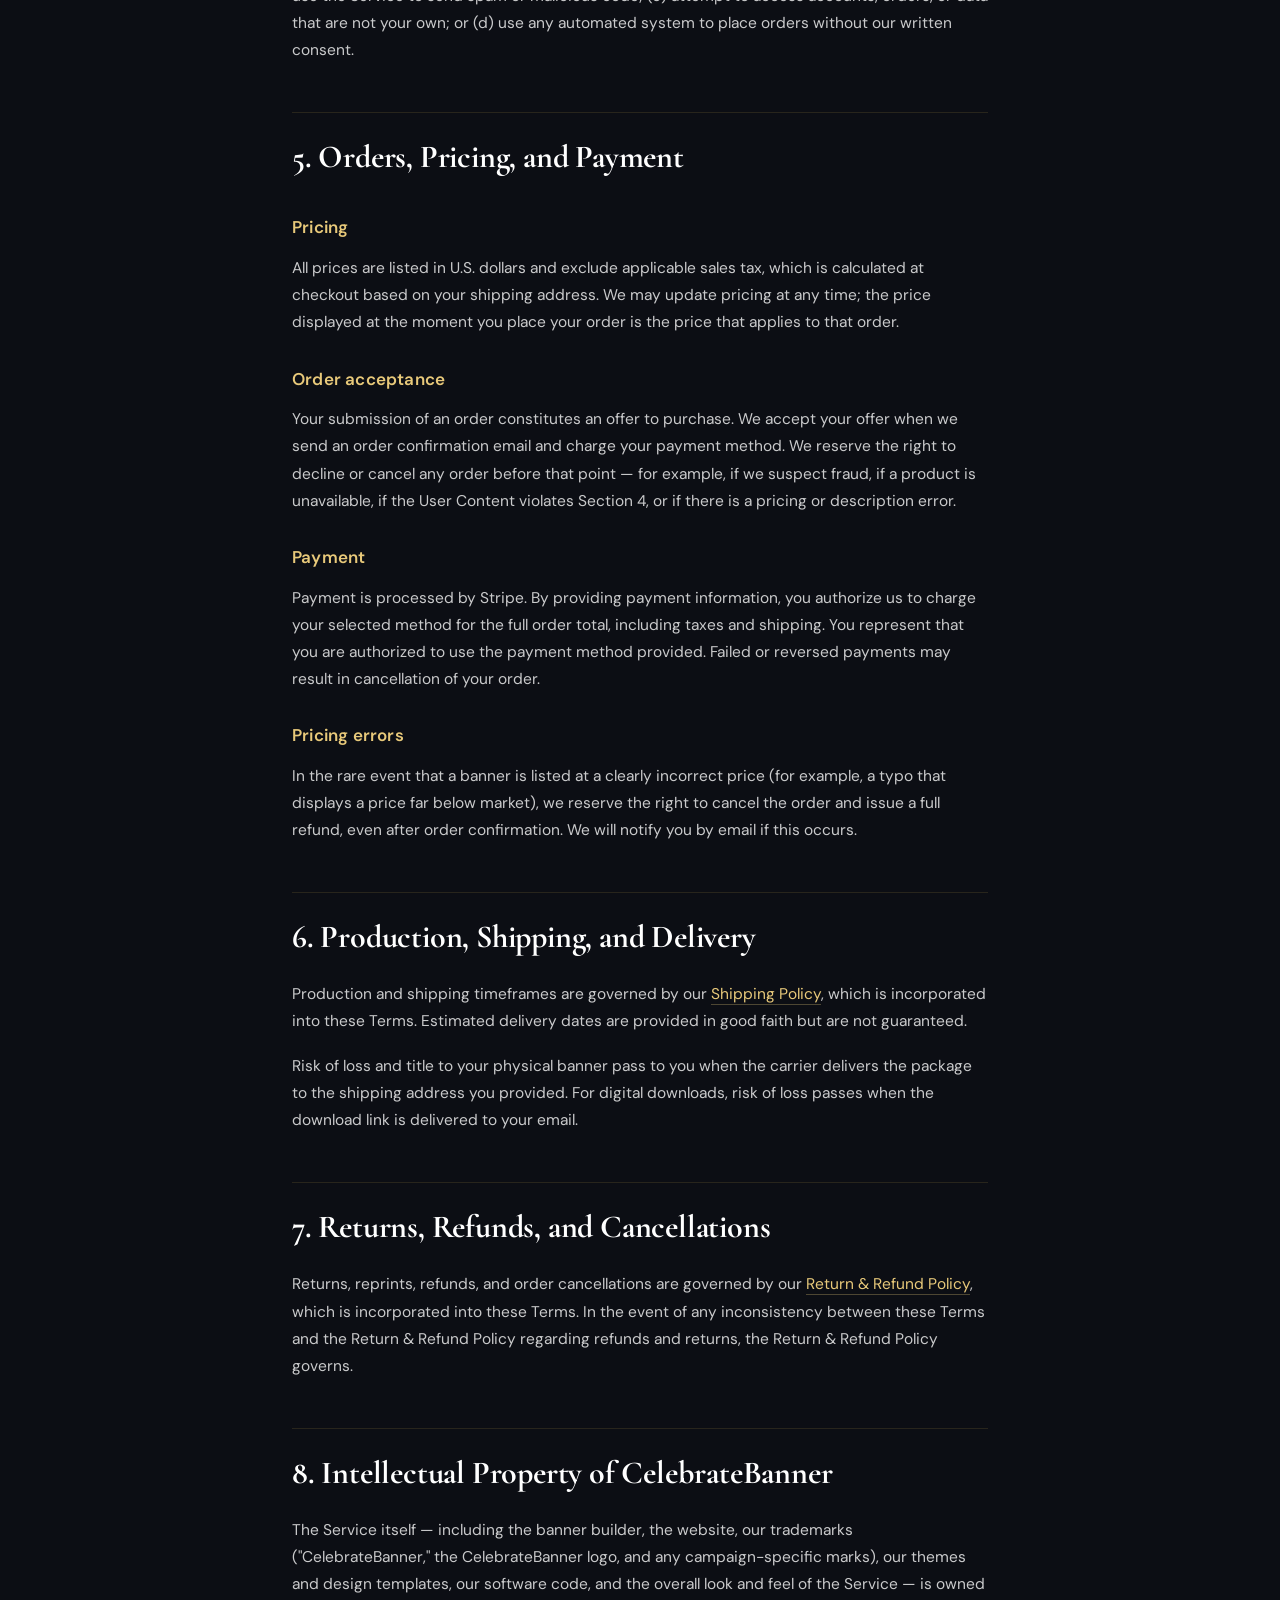
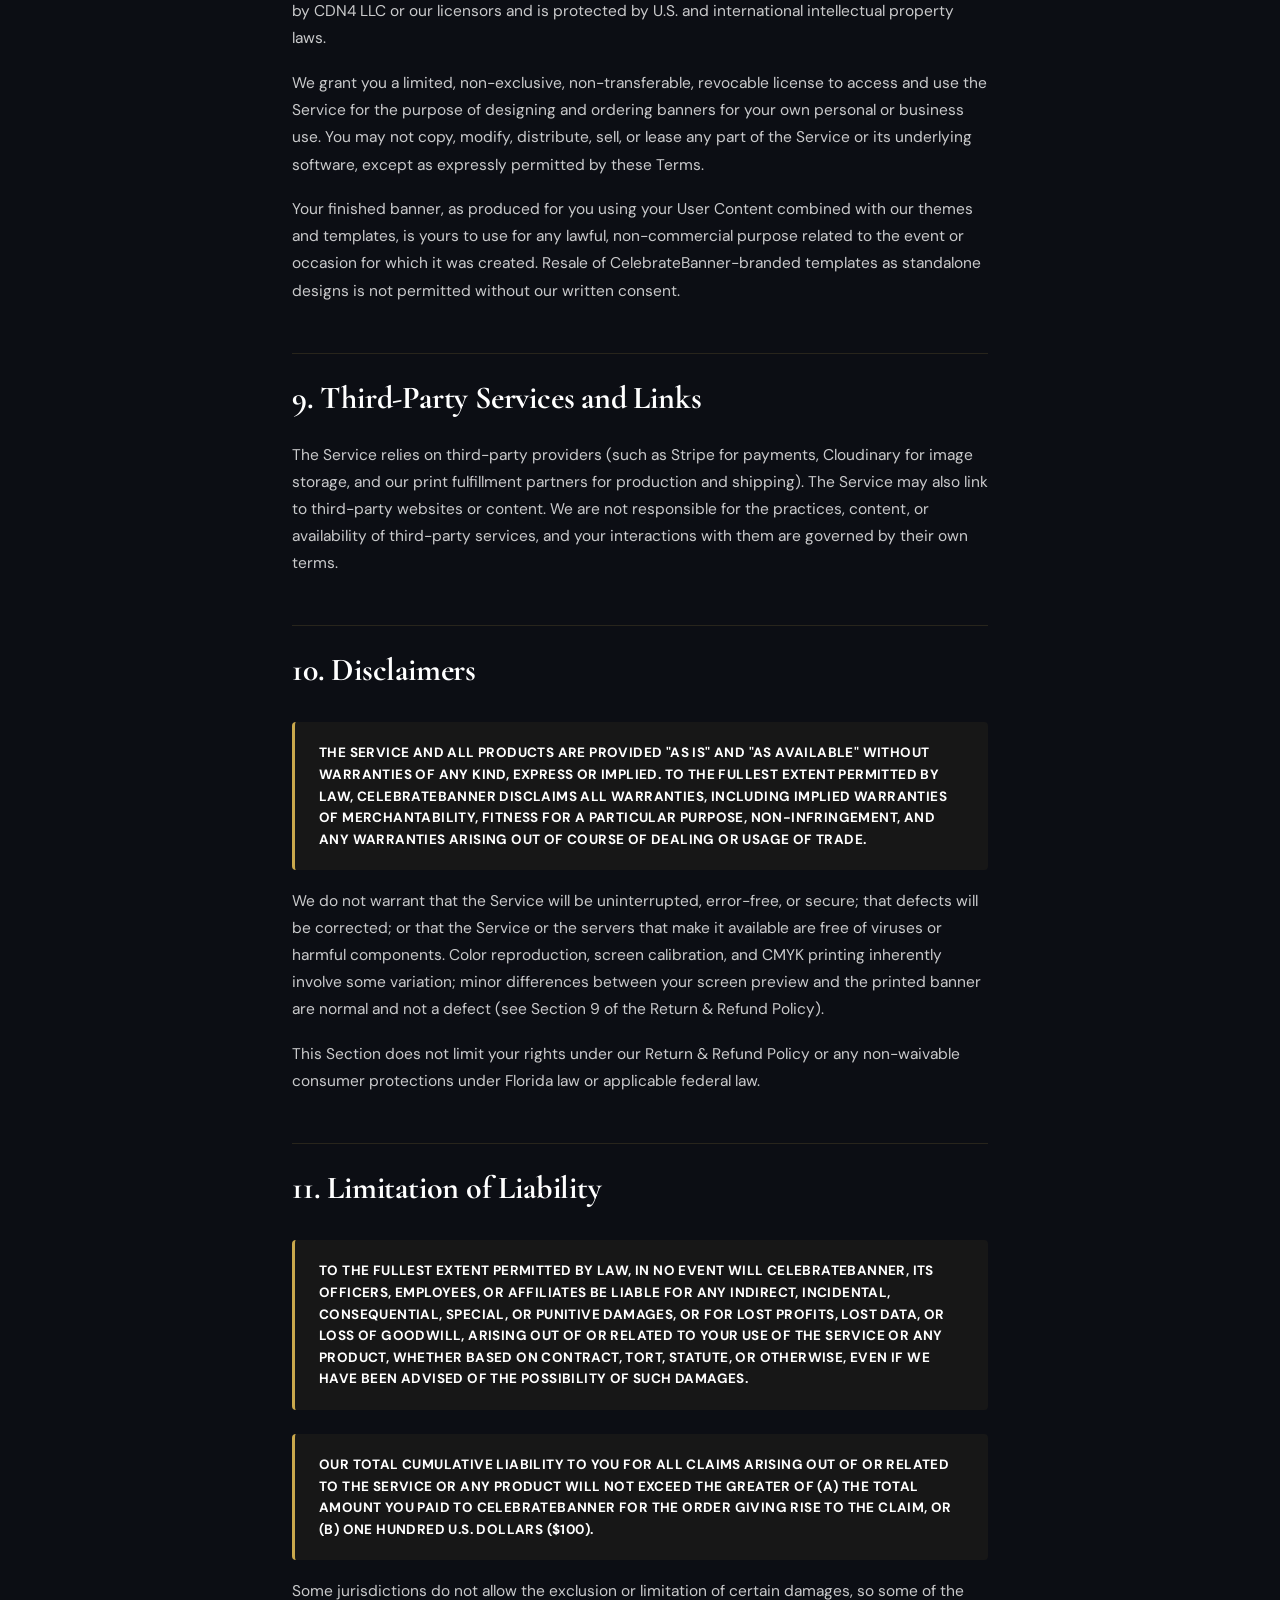
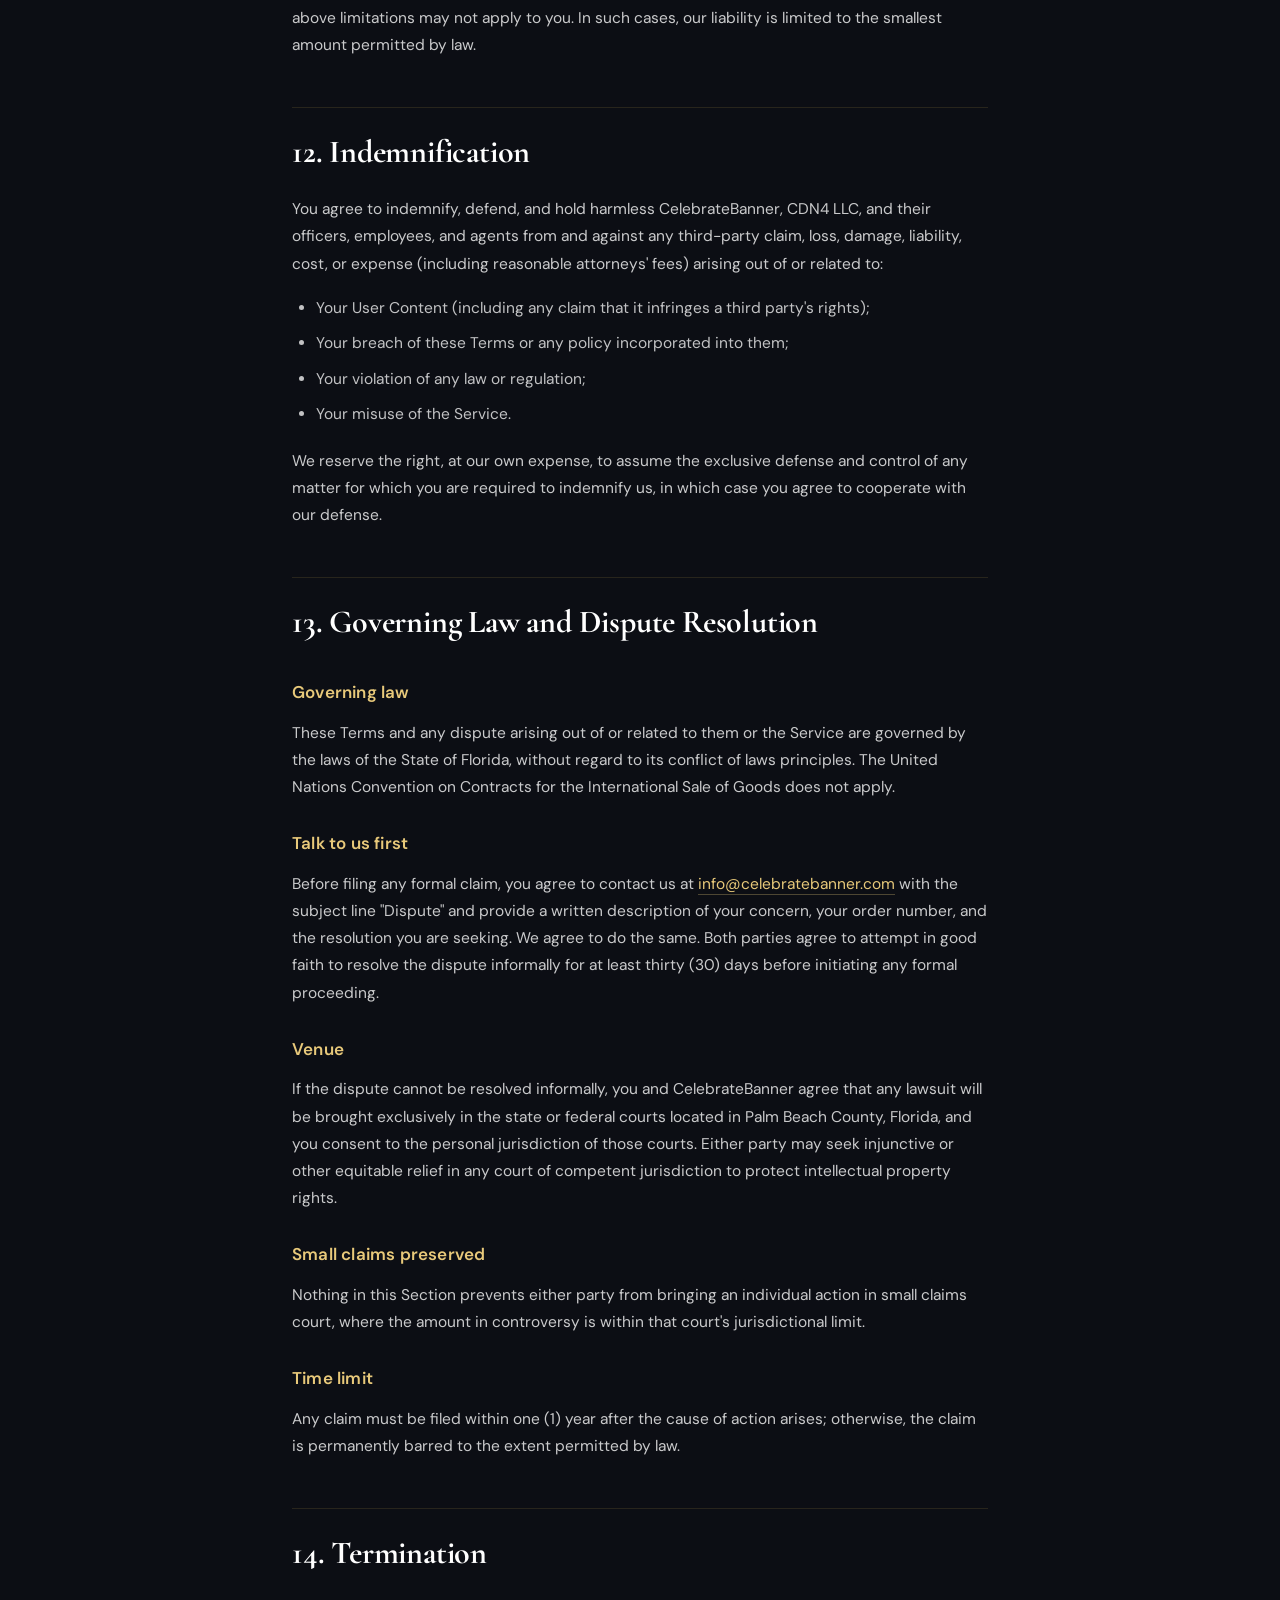
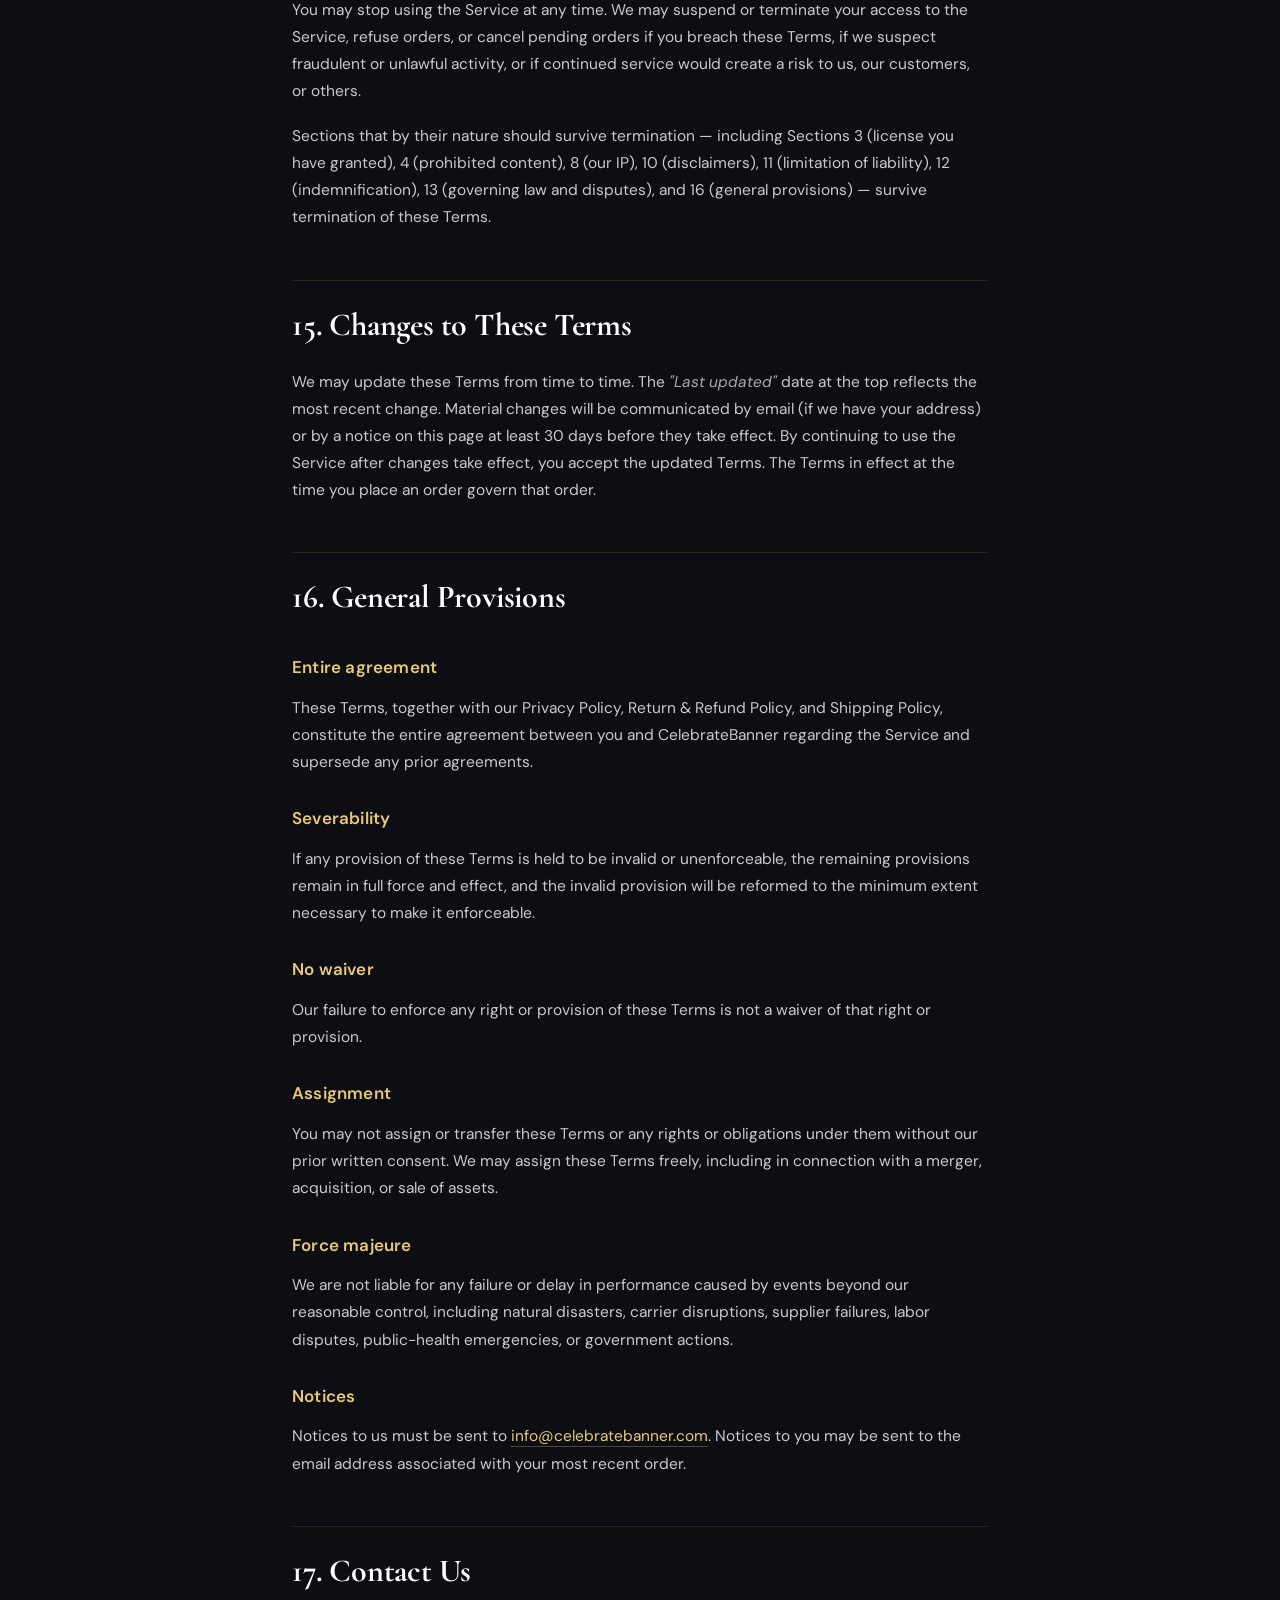
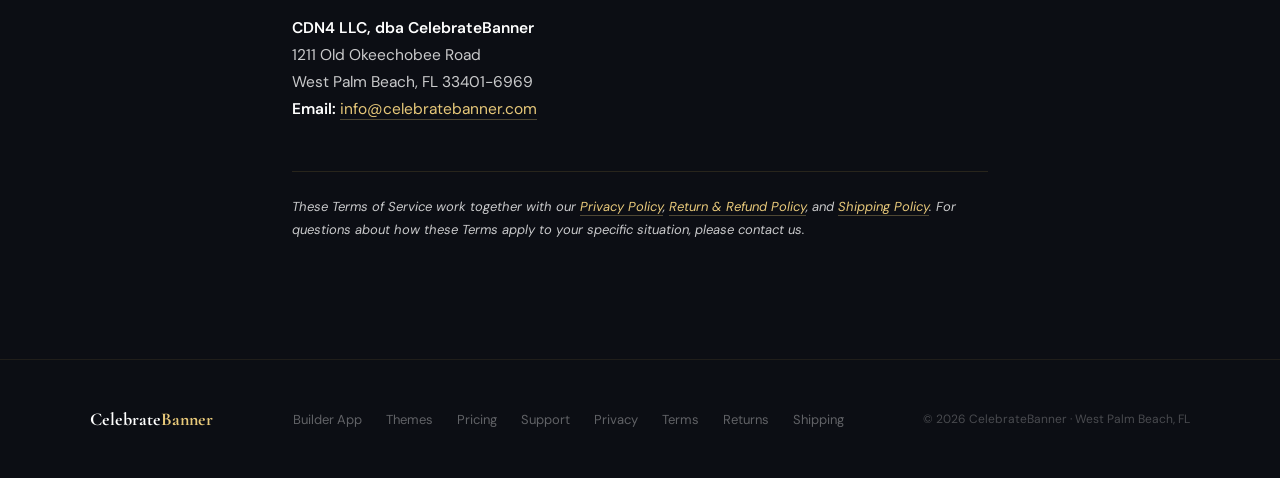
<file: terms.html>
<!DOCTYPE html>
<html lang="en">
<head>
<meta charset="UTF-8">
<meta name="viewport" content="width=device-width, initial-scale=1.0">
<title>Terms of Service — CelebrateBanner</title>
<meta name="description" content="The terms governing your use of CelebrateBanner and any order you place.">
<meta name="robots" content="index, follow">
<link rel="canonical" href="https://celebratebanner.com/terms">
<link href="https://fonts.googleapis.com/css2?family=Cormorant+Garamond:ital,wght@0,400;0,600;0,700;1,600&family=DM+Sans:wght@300;400;500;600&display=swap" rel="stylesheet">
<link rel="stylesheet" href="/policy-styles.css">
</head>
<body>

<nav>
  <div class="nav-inner">
    <a href="/" class="nav-logo">
      <div class="nav-logo-mark">
        <svg viewBox="0 0 20 20" fill="none">
          <rect x="2" y="2" width="7" height="7" rx="1.5" fill="#0C0E14"/>
          <rect x="11" y="2" width="7" height="7" rx="1.5" fill="#0C0E14" opacity=".6"/>
          <rect x="2" y="11" width="7" height="7" rx="1.5" fill="#0C0E14" opacity=".6"/>
          <rect x="11" y="11" width="7" height="7" rx="1.5" fill="#0C0E14" opacity=".3"/>
        </svg>
      </div>
      <div class="nav-logo-text">Celebrate<em>Banner</em></div>
    </a>
    <div class="nav-links">
      <a href="/#how">How It Works</a>
      <a href="/#themes">Themes</a>
      <a href="/#pricing">Pricing</a>
      <a href="https://app.celebratebanner.com" class="nav-cta">Start Building →</a>
    </div>
  </div>
</nav>

<section class="policy-hero">
  <div class="policy-hero-bg"></div>
  <div class="policy-hero-inner">
    <div class="policy-eyebrow"><span class="policy-eyebrow-dot"></span>The agreement between us</div>
    <h1 class="policy-h1">Terms of <em>Service</em></h1>
    <div class="policy-updated">Last updated: May 14, 2026</div>
  </div>
</section>

<main class="policy-body">
<div class="policy-callout">
  <p><strong>Plain-language summary:</strong> These Terms govern your use of celebratebanner.com and the banner builder. By placing an order, you agree to them. The most important parts: <strong>(1)</strong> you must be 18+ to order; <strong>(2)</strong> you keep ownership of your photos and content, but grant us a limited license to print and ship your banner; <strong>(3)</strong> you confirm you have the right to use any photos, names, logos, or images you upload; <strong>(4)</strong> disputes are resolved under Florida law, and we ask that you contact us first before filing any claim. The full Terms below govern in case of any inconsistency with this summary.</p>
</div>

<h2>1. Agreement to These Terms</h2>
<p>These Terms of Service ("Terms") form a binding agreement between you and CDN4 LLC, a Florida limited liability company doing business as CelebrateBanner ("CelebrateBanner," "we," "us," or "our"), with respect to your use of celebratebanner.com, app.celebratebanner.com, and related subdomains and services (collectively, the "Service").</p>
<p>By accessing the Service, placing an order, or otherwise interacting with us, you confirm that you have read, understood, and agreed to these Terms, our Privacy Policy, and our Return &amp; Refund Policy. If you do not agree, do not use the Service.</p>

<h2>2. Eligibility</h2>
<p>To use the Service or place an order, you must:</p>
<ul>
  <li>Be at least 18 years old, or have a parent or legal guardian complete the order on your behalf;</li>
  <li>Have the legal capacity to enter into a binding contract under the laws of your jurisdiction;</li>
  <li>Provide accurate and complete information at checkout;</li>
  <li>Use the Service only for lawful, personal, or business purposes consistent with these Terms.</li>
</ul>
<p>We may refuse service, cancel orders, or terminate access at our discretion if we have reason to believe these conditions are not met.</p>

<h2>3. Your Content and the License You Grant Us</h2>

<h3>You own your content</h3>
<p>You retain all ownership and intellectual property rights in the photos, text, names, dates, logos, and other content you upload to or create within the Service (collectively, your "User Content"). We do not claim ownership of your User Content.</p>

<h3>Limited license to fulfill your order</h3>
<p>To produce, print, ship, and deliver your banner, we need a limited license to handle your User Content. By uploading or submitting User Content, you grant CelebrateBanner and its sub-processors (including Cloudinary for image storage, our print fulfillment partners for production and shipping, AWS for file storage, and the other vendors listed in our <a href="/privacy">Privacy Policy</a>) a worldwide, non-exclusive, royalty-free license to:</p>
<ul>
  <li>Store, copy, host, transmit, render, and process your User Content;</li>
  <li>Crop, resize, color-correct, and otherwise format your User Content for printing;</li>
  <li>Print, manufacture, and ship the resulting banner to your designated recipient;</li>
  <li>Retain your User Content for the periods described in our Privacy Policy (currently 90 days for drafts, 12 months for final renders).</li>
</ul>
<p><strong>This license is strictly limited to fulfilling your order and operating the Service.</strong> We do not use your User Content for marketing, advertising, training AI models, or any other purpose without your express written consent. The license terminates when we delete your User Content according to our retention schedule, except to the extent we are legally required to retain it.</p>

<h3>Your warranties about User Content</h3>
<p>By uploading User Content, you represent and warrant that:</p>
<ul>
  <li>You own the User Content, or have a valid license, permission, or other legal right to use it for the purpose of producing a personalized banner;</li>
  <li>You have obtained any necessary consents from people depicted in your photos (or, where the depicted persons are minors, from their parents or guardians);</li>
  <li>Your User Content does not infringe the copyright, trademark, publicity rights, privacy rights, or any other rights of any third party;</li>
  <li>Your User Content does not violate any applicable law.</li>
</ul>
<p>You agree to indemnify CelebrateBanner against any third-party claim arising from your User Content (see Section 12).</p>

<h2>4. Prohibited Content and Use</h2>
<p>You may not upload User Content that:</p>
<ul>
  <li>Is sexually explicit, pornographic, or sexualizes minors in any way;</li>
  <li>Depicts graphic violence, gore, or content glorifying self-harm or harm to others;</li>
  <li>Promotes hatred, harassment, or discrimination against any individual or group;</li>
  <li>Infringes copyrights, trademarks, or other intellectual property rights of third parties (including unlicensed celebrity photos, branded characters, sports league logos, or stock images you do not have a license for);</li>
  <li>Includes images of identifiable people who have not consented to their image being printed;</li>
  <li>Violates any applicable law or regulation.</li>
</ul>
<p>We reserve the right to refuse, cancel, or refund any order whose User Content, in our sole judgment, violates this Section. Where we identify a clear violation after production has begun, we may halt fulfillment and issue a refund of the print cost. We are not obligated to review or pre-screen User Content, and our decision not to act on any particular submission does not waive our right to act on others.</p>
<p>You also agree not to: (a) reverse-engineer, scrape, or otherwise interfere with the Service; (b) use the Service to send spam or malicious code; (c) attempt to access accounts, orders, or data that are not your own; or (d) use any automated system to place orders without our written consent.</p>

<h2>5. Orders, Pricing, and Payment</h2>

<h3>Pricing</h3>
<p>All prices are listed in U.S. dollars and exclude applicable sales tax, which is calculated at checkout based on your shipping address. We may update pricing at any time; the price displayed at the moment you place your order is the price that applies to that order.</p>

<h3>Order acceptance</h3>
<p>Your submission of an order constitutes an offer to purchase. We accept your offer when we send an order confirmation email and charge your payment method. We reserve the right to decline or cancel any order before that point — for example, if we suspect fraud, if a product is unavailable, if the User Content violates Section 4, or if there is a pricing or description error.</p>

<h3>Payment</h3>
<p>Payment is processed by Stripe. By providing payment information, you authorize us to charge your selected method for the full order total, including taxes and shipping. You represent that you are authorized to use the payment method provided. Failed or reversed payments may result in cancellation of your order.</p>

<h3>Pricing errors</h3>
<p>In the rare event that a banner is listed at a clearly incorrect price (for example, a typo that displays a price far below market), we reserve the right to cancel the order and issue a full refund, even after order confirmation. We will notify you by email if this occurs.</p>

<h2>6. Production, Shipping, and Delivery</h2>
<p>Production and shipping timeframes are governed by our <a href="/shipping">Shipping Policy</a>, which is incorporated into these Terms. Estimated delivery dates are provided in good faith but are not guaranteed.</p>
<p>Risk of loss and title to your physical banner pass to you when the carrier delivers the package to the shipping address you provided. For digital downloads, risk of loss passes when the download link is delivered to your email.</p>

<h2>7. Returns, Refunds, and Cancellations</h2>
<p>Returns, reprints, refunds, and order cancellations are governed by our <a href="/returns">Return &amp; Refund Policy</a>, which is incorporated into these Terms. In the event of any inconsistency between these Terms and the Return &amp; Refund Policy regarding refunds and returns, the Return &amp; Refund Policy governs.</p>

<h2>8. Intellectual Property of CelebrateBanner</h2>
<p>The Service itself — including the banner builder, the website, our trademarks ("CelebrateBanner," the CelebrateBanner logo, and any campaign-specific marks), our themes and design templates, our software code, and the overall look and feel of the Service — is owned by CDN4 LLC or our licensors and is protected by U.S. and international intellectual property laws.</p>
<p>We grant you a limited, non-exclusive, non-transferable, revocable license to access and use the Service for the purpose of designing and ordering banners for your own personal or business use. You may not copy, modify, distribute, sell, or lease any part of the Service or its underlying software, except as expressly permitted by these Terms.</p>
<p>Your finished banner, as produced for you using your User Content combined with our themes and templates, is yours to use for any lawful, non-commercial purpose related to the event or occasion for which it was created. Resale of CelebrateBanner-branded templates as standalone designs is not permitted without our written consent.</p>

<h2>9. Third-Party Services and Links</h2>
<p>The Service relies on third-party providers (such as Stripe for payments, Cloudinary for image storage, and our print fulfillment partners for production and shipping). The Service may also link to third-party websites or content. We are not responsible for the practices, content, or availability of third-party services, and your interactions with them are governed by their own terms.</p>

<h2>10. Disclaimers</h2>
<p class="legal-disclaimer">The Service and all products are provided "as is" and "as available" without warranties of any kind, express or implied. To the fullest extent permitted by law, CelebrateBanner disclaims all warranties, including implied warranties of merchantability, fitness for a particular purpose, non-infringement, and any warranties arising out of course of dealing or usage of trade.</p>
<p>We do not warrant that the Service will be uninterrupted, error-free, or secure; that defects will be corrected; or that the Service or the servers that make it available are free of viruses or harmful components. Color reproduction, screen calibration, and CMYK printing inherently involve some variation; minor differences between your screen preview and the printed banner are normal and not a defect (see Section 9 of the Return &amp; Refund Policy).</p>
<p>This Section does not limit your rights under our Return &amp; Refund Policy or any non-waivable consumer protections under Florida law or applicable federal law.</p>

<h2>11. Limitation of Liability</h2>
<p class="legal-disclaimer">To the fullest extent permitted by law, in no event will CelebrateBanner, its officers, employees, or affiliates be liable for any indirect, incidental, consequential, special, or punitive damages, or for lost profits, lost data, or loss of goodwill, arising out of or related to your use of the Service or any product, whether based on contract, tort, statute, or otherwise, even if we have been advised of the possibility of such damages.</p>
<p class="legal-disclaimer">Our total cumulative liability to you for all claims arising out of or related to the Service or any product will not exceed the greater of (a) the total amount you paid to CelebrateBanner for the order giving rise to the claim, or (b) one hundred U.S. dollars ($100).</p>
<p>Some jurisdictions do not allow the exclusion or limitation of certain damages, so some of the above limitations may not apply to you. In such cases, our liability is limited to the smallest amount permitted by law.</p>

<h2>12. Indemnification</h2>
<p>You agree to indemnify, defend, and hold harmless CelebrateBanner, CDN4 LLC, and their officers, employees, and agents from and against any third-party claim, loss, damage, liability, cost, or expense (including reasonable attorneys' fees) arising out of or related to:</p>
<ul>
  <li>Your User Content (including any claim that it infringes a third party's rights);</li>
  <li>Your breach of these Terms or any policy incorporated into them;</li>
  <li>Your violation of any law or regulation;</li>
  <li>Your misuse of the Service.</li>
</ul>
<p>We reserve the right, at our own expense, to assume the exclusive defense and control of any matter for which you are required to indemnify us, in which case you agree to cooperate with our defense.</p>

<h2>13. Governing Law and Dispute Resolution</h2>

<h3>Governing law</h3>
<p>These Terms and any dispute arising out of or related to them or the Service are governed by the laws of the State of Florida, without regard to its conflict of laws principles. The United Nations Convention on Contracts for the International Sale of Goods does not apply.</p>

<h3>Talk to us first</h3>
<p>Before filing any formal claim, you agree to contact us at <a href="mailto:info@celebratebanner.com">info@celebratebanner.com</a> with the subject line "Dispute" and provide a written description of your concern, your order number, and the resolution you are seeking. We agree to do the same. Both parties agree to attempt in good faith to resolve the dispute informally for at least thirty (30) days before initiating any formal proceeding.</p>

<h3>Venue</h3>
<p>If the dispute cannot be resolved informally, you and CelebrateBanner agree that any lawsuit will be brought exclusively in the state or federal courts located in Palm Beach County, Florida, and you consent to the personal jurisdiction of those courts. Either party may seek injunctive or other equitable relief in any court of competent jurisdiction to protect intellectual property rights.</p>

<h3>Small claims preserved</h3>
<p>Nothing in this Section prevents either party from bringing an individual action in small claims court, where the amount in controversy is within that court's jurisdictional limit.</p>

<h3>Time limit</h3>
<p>Any claim must be filed within one (1) year after the cause of action arises; otherwise, the claim is permanently barred to the extent permitted by law.</p>

<h2>14. Termination</h2>
<p>You may stop using the Service at any time. We may suspend or terminate your access to the Service, refuse orders, or cancel pending orders if you breach these Terms, if we suspect fraudulent or unlawful activity, or if continued service would create a risk to us, our customers, or others.</p>
<p>Sections that by their nature should survive termination — including Sections 3 (license you have granted), 4 (prohibited content), 8 (our IP), 10 (disclaimers), 11 (limitation of liability), 12 (indemnification), 13 (governing law and disputes), and 16 (general provisions) — survive termination of these Terms.</p>

<h2>15. Changes to These Terms</h2>
<p>We may update these Terms from time to time. The <em>"Last updated"</em> date at the top reflects the most recent change. Material changes will be communicated by email (if we have your address) or by a notice on this page at least 30 days before they take effect. By continuing to use the Service after changes take effect, you accept the updated Terms. The Terms in effect at the time you place an order govern that order.</p>

<h2>16. General Provisions</h2>

<h3>Entire agreement</h3>
<p>These Terms, together with our Privacy Policy, Return &amp; Refund Policy, and Shipping Policy, constitute the entire agreement between you and CelebrateBanner regarding the Service and supersede any prior agreements.</p>

<h3>Severability</h3>
<p>If any provision of these Terms is held to be invalid or unenforceable, the remaining provisions remain in full force and effect, and the invalid provision will be reformed to the minimum extent necessary to make it enforceable.</p>

<h3>No waiver</h3>
<p>Our failure to enforce any right or provision of these Terms is not a waiver of that right or provision.</p>

<h3>Assignment</h3>
<p>You may not assign or transfer these Terms or any rights or obligations under them without our prior written consent. We may assign these Terms freely, including in connection with a merger, acquisition, or sale of assets.</p>

<h3>Force majeure</h3>
<p>We are not liable for any failure or delay in performance caused by events beyond our reasonable control, including natural disasters, carrier disruptions, supplier failures, labor disputes, public-health emergencies, or government actions.</p>

<h3>Notices</h3>
<p>Notices to us must be sent to <a href="mailto:info@celebratebanner.com">info@celebratebanner.com</a>. Notices to you may be sent to the email address associated with your most recent order.</p>

<h2>17. Contact Us</h2>
<p><strong>CDN4 LLC, dba CelebrateBanner</strong><br>
1211 Old Okeechobee Road<br>
West Palm Beach, FL 33401-6969<br>
<strong>Email:</strong> <a href="mailto:info@celebratebanner.com">info@celebratebanner.com</a></p>

<p class="policy-footer-note">These Terms of Service work together with our <a href="/privacy">Privacy Policy</a>, <a href="/returns">Return &amp; Refund Policy</a>, and <a href="/shipping">Shipping Policy</a>. For questions about how these Terms apply to your specific situation, please contact us.</p>
</main>

<footer>
  <div class="footer-inner">
    <div class="footer-brand">Celebrate<em>Banner</em></div>
    <div class="footer-links">
      <a href="https://app.celebratebanner.com">Builder App</a>
      <a href="/#themes">Themes</a>
      <a href="/#pricing">Pricing</a>
      <a href="mailto:support@celebratebanner.com">Support</a>
      <a href="/privacy">Privacy</a>
      <a href="/terms">Terms</a>
      <a href="/returns">Returns</a>
      <a href="/shipping">Shipping</a>
    </div>
    <div class="footer-copy">© 2026 CelebrateBanner · West Palm Beach, FL</div>
  </div>
</footer>

</body>
</html>
</file>
<file: policy-styles.css>
/* ═══════════════════════════════════════
   CELEBRATEBANNER.COM — Policy Page Styles
   (Matches index.html branding)
═══════════════════════════════════════ */
*, *::before, *::after { box-sizing: border-box; margin: 0; padding: 0; }
:root {
  --ink:    #0C0E14;
  --ink2:   #13161F;
  --ink3:   #1C2030;
  --gold:   #C9A84C;
  --gold2:  #E8C97A;
  --gold3:  #F5E4B0;
  --ivory:  #FAF8F3;
  --ivory2: #F0EDE4;
  --white:  #FFFFFF;
  --muted:  #6B7280;
  --light:  #9CA3AF;
  --border: rgba(201,168,76,0.18);
  --r:      12px;
  --r2:     20px;
}
html { scroll-behavior: smooth; }
body { font-family: 'DM Sans', sans-serif; background: var(--ink); color: var(--white); overflow-x: hidden; }
img  { display: block; max-width: 100%; }
a    { text-decoration: none; color: inherit; }

::-webkit-scrollbar { width: 5px; }
::-webkit-scrollbar-thumb { background: var(--gold); border-radius: 3px; }

/* ── NAVBAR ── */
nav {
  position: fixed; top: 0; left: 0; right: 0; z-index: 100;
  height: 68px; display: flex; align-items: center;
  padding: 0 2.5rem;
  background: rgba(12,14,20,0.92);
  backdrop-filter: blur(12px);
  border-bottom: 1px solid var(--border);
}
.nav-inner { max-width: 1100px; margin: 0 auto; width: 100%; display: flex; align-items: center; justify-content: space-between; }
.nav-logo { display: flex; align-items: center; gap: 10px; }
.nav-logo-mark {
  width: 36px; height: 36px;
  background: linear-gradient(135deg, var(--gold), var(--gold2));
  border-radius: 9px;
  display: flex; align-items: center; justify-content: center;
}
.nav-logo-mark svg { width: 20px; height: 20px; }
.nav-logo-text {
  font-family: 'Cormorant Garamond', serif;
  font-size: 20px; font-weight: 700;
  color: var(--white); letter-spacing: 0.3px;
}
.nav-logo-text em { color: var(--gold2); font-style: normal; }
.nav-links { display: flex; align-items: center; gap: 2rem; }
.nav-links a {
  font-size: 14px; font-weight: 500;
  color: rgba(255,255,255,0.6);
  transition: color 0.2s;
}
.nav-links a:hover { color: var(--white); }
.nav-cta {
  background: linear-gradient(135deg, var(--gold), var(--gold2));
  color: var(--ink) !important;
  padding: 9px 22px; border-radius: 9px;
  font-weight: 600 !important;
  transition: all 0.2s !important;
}
.nav-cta:hover { transform: translateY(-1px); box-shadow: 0 4px 20px rgba(201,168,76,0.35); filter: brightness(1.05); }

/* ── POLICY HEADER ── */
.policy-hero {
  padding: 130px 2rem 60px;
  text-align: center;
  position: relative; overflow: hidden;
}
.policy-hero-bg {
  position: absolute; inset: 0;
  background: radial-gradient(ellipse at 50% 0%, rgba(201,168,76,0.06) 0%, transparent 60%);
  pointer-events: none;
}
.policy-hero-inner { max-width: 820px; margin: 0 auto; position: relative; z-index: 2; }
.policy-eyebrow {
  display: inline-flex; align-items: center; gap: 8px;
  font-size: 11px; font-weight: 600; letter-spacing: 2.5px;
  text-transform: uppercase; color: var(--gold);
  background: rgba(201,168,76,0.08);
  border: 1px solid rgba(201,168,76,0.25);
  padding: 6px 16px; border-radius: 20px;
  margin-bottom: 1.5rem;
}
.policy-eyebrow-dot { width: 5px; height: 5px; border-radius: 50%; background: var(--gold); }
.policy-h1 {
  font-family: 'Cormorant Garamond', serif;
  font-size: clamp(36px, 6vw, 64px);
  font-weight: 700; line-height: 1.1;
  letter-spacing: -0.5px;
  margin-bottom: 0.75rem;
}
.policy-h1 em { color: var(--gold2); font-style: normal; }
.policy-subtitle {
  font-size: 14px; color: rgba(255,255,255,0.5);
  letter-spacing: 0.3px;
}
.policy-updated {
  font-size: 13px; color: rgba(255,255,255,0.35);
  margin-top: 4px; font-style: italic;
}

/* ── POLICY BODY ── */
.policy-body {
  max-width: 760px;
  margin: 0 auto;
  padding: 1rem 2rem 100px;
  color: rgba(255,255,255,0.85);
  line-height: 1.75;
  font-size: 15.5px;
}
.policy-body p {
  margin-bottom: 1.1rem;
  color: rgba(255,255,255,0.78);
}
.policy-body h2 {
  font-family: 'Cormorant Garamond', serif;
  font-size: 32px;
  font-weight: 700;
  color: var(--white);
  margin: 3rem 0 1rem;
  padding-top: 1rem;
  border-top: 1px solid rgba(201,168,76,0.15);
  letter-spacing: -0.2px;
}
.policy-body h2:first-child { margin-top: 1rem; border-top: none; padding-top: 0; }
.policy-body h3 {
  font-family: 'DM Sans', sans-serif;
  font-size: 17px;
  font-weight: 600;
  color: var(--gold2);
  margin: 1.75rem 0 0.75rem;
  letter-spacing: 0.2px;
}
.policy-body ul, .policy-body ol {
  margin: 0 0 1.25rem 1.5rem;
}
.policy-body li {
  margin-bottom: 0.5rem;
  color: rgba(255,255,255,0.75);
}
.policy-body li strong, .policy-body p strong {
  color: var(--white);
  font-weight: 600;
}
.policy-body a {
  color: var(--gold2);
  border-bottom: 1px solid rgba(232,201,122,0.3);
  transition: all 0.2s;
}
.policy-body a:hover {
  color: var(--gold3);
  border-bottom-color: var(--gold3);
}
.policy-body em { color: rgba(255,255,255,0.65); font-style: italic; }

/* ── CALLOUT BOX ── */
.policy-callout {
  background: rgba(201,168,76,0.05);
  border: 1px solid rgba(201,168,76,0.2);
  border-radius: var(--r);
  padding: 1.5rem 1.75rem;
  margin: 1.75rem 0;
}
.policy-callout p {
  color: rgba(255,255,255,0.82);
  margin-bottom: 0.75rem;
}
.policy-callout p:last-child { margin-bottom: 0; }
.policy-callout-small {
  font-size: 13px;
  color: rgba(255,255,255,0.5);
  font-style: italic;
}

.policy-tip {
  background: rgba(201,168,76,0.04);
  border-left: 3px solid var(--gold);
  border-radius: 4px;
  padding: 1rem 1.25rem;
  margin: 1.5rem 0;
  font-size: 14.5px;
  color: rgba(255,255,255,0.7);
  font-style: italic;
}

/* ── TABLES ── */
.policy-table {
  width: 100%;
  border-collapse: collapse;
  margin: 1.5rem 0;
  font-size: 14px;
  background: var(--ink3);
  border-radius: var(--r);
  overflow: hidden;
}
.policy-table th, .policy-table td {
  padding: 0.85rem 1rem;
  text-align: left;
  border-bottom: 1px solid rgba(201,168,76,0.1);
  vertical-align: top;
}
.policy-table th {
  background: rgba(201,168,76,0.08);
  color: var(--gold2);
  font-weight: 600;
  font-size: 12px;
  text-transform: uppercase;
  letter-spacing: 1px;
}
.policy-table tr:last-child td { border-bottom: none; }
.policy-table td:first-child { font-weight: 600; color: var(--white); }

.summary-table td:first-child {
  white-space: nowrap;
  font-weight: 700;
  letter-spacing: 0.5px;
}
.summary-free { color: #6EE7B7 !important; }
.summary-discount { color: var(--gold2) !important; }
.summary-norefund { color: #FCA5A5 !important; }

/* ── LEGAL DISCLAIMER (Terms only) ── */
.legal-disclaimer {
  font-weight: 700;
  letter-spacing: 0.4px;
  text-transform: uppercase;
  font-size: 13.5px !important;
  color: var(--white) !important;
  background: rgba(201,168,76,0.06);
  border-left: 3px solid var(--gold);
  padding: 1.25rem 1.5rem;
  margin: 1.5rem 0;
  border-radius: 4px;
  line-height: 1.6;
}

/* ── FOOTER NOTES ── */
.policy-footer-note {
  border-top: 1px solid rgba(201,168,76,0.15);
  padding-top: 1.5rem;
  margin-top: 3rem;
  font-size: 13px;
  font-style: italic;
  color: rgba(255,255,255,0.4);
}

/* ── FOOTER ── */
footer {
  background: var(--ink);
  border-top: 1px solid rgba(201,168,76,0.1);
  padding: 3rem 2rem;
}
.footer-inner {
  max-width: 1100px; margin: 0 auto;
  display: flex; align-items: center; justify-content: space-between;
  flex-wrap: wrap; gap: 1.5rem;
}
.footer-brand {
  font-family: 'Cormorant Garamond', serif;
  font-size: 18px; font-weight: 700; color: var(--white);
}
.footer-brand em { color: var(--gold2); font-style: normal; }
.footer-links { display: flex; gap: 1.5rem; flex-wrap: wrap; }
.footer-links a { font-size: 13px; color: rgba(255,255,255,0.35); transition: color 0.2s; }
.footer-links a:hover { color: var(--white); }
.footer-copy { font-size: 12px; color: rgba(255,255,255,0.25); }

/* ── MOBILE ── */
@media (max-width: 768px) {
  .nav-links { display: none; }
  nav { padding: 0 1.25rem; }
  .policy-hero { padding: 100px 1.25rem 40px; }
  .policy-body { padding: 1rem 1.25rem 60px; font-size: 15px; }
  .policy-body h2 { font-size: 26px; margin-top: 2.5rem; }
  .policy-table { font-size: 13px; }
  .policy-table th, .policy-table td { padding: 0.7rem; }
}
</file>
